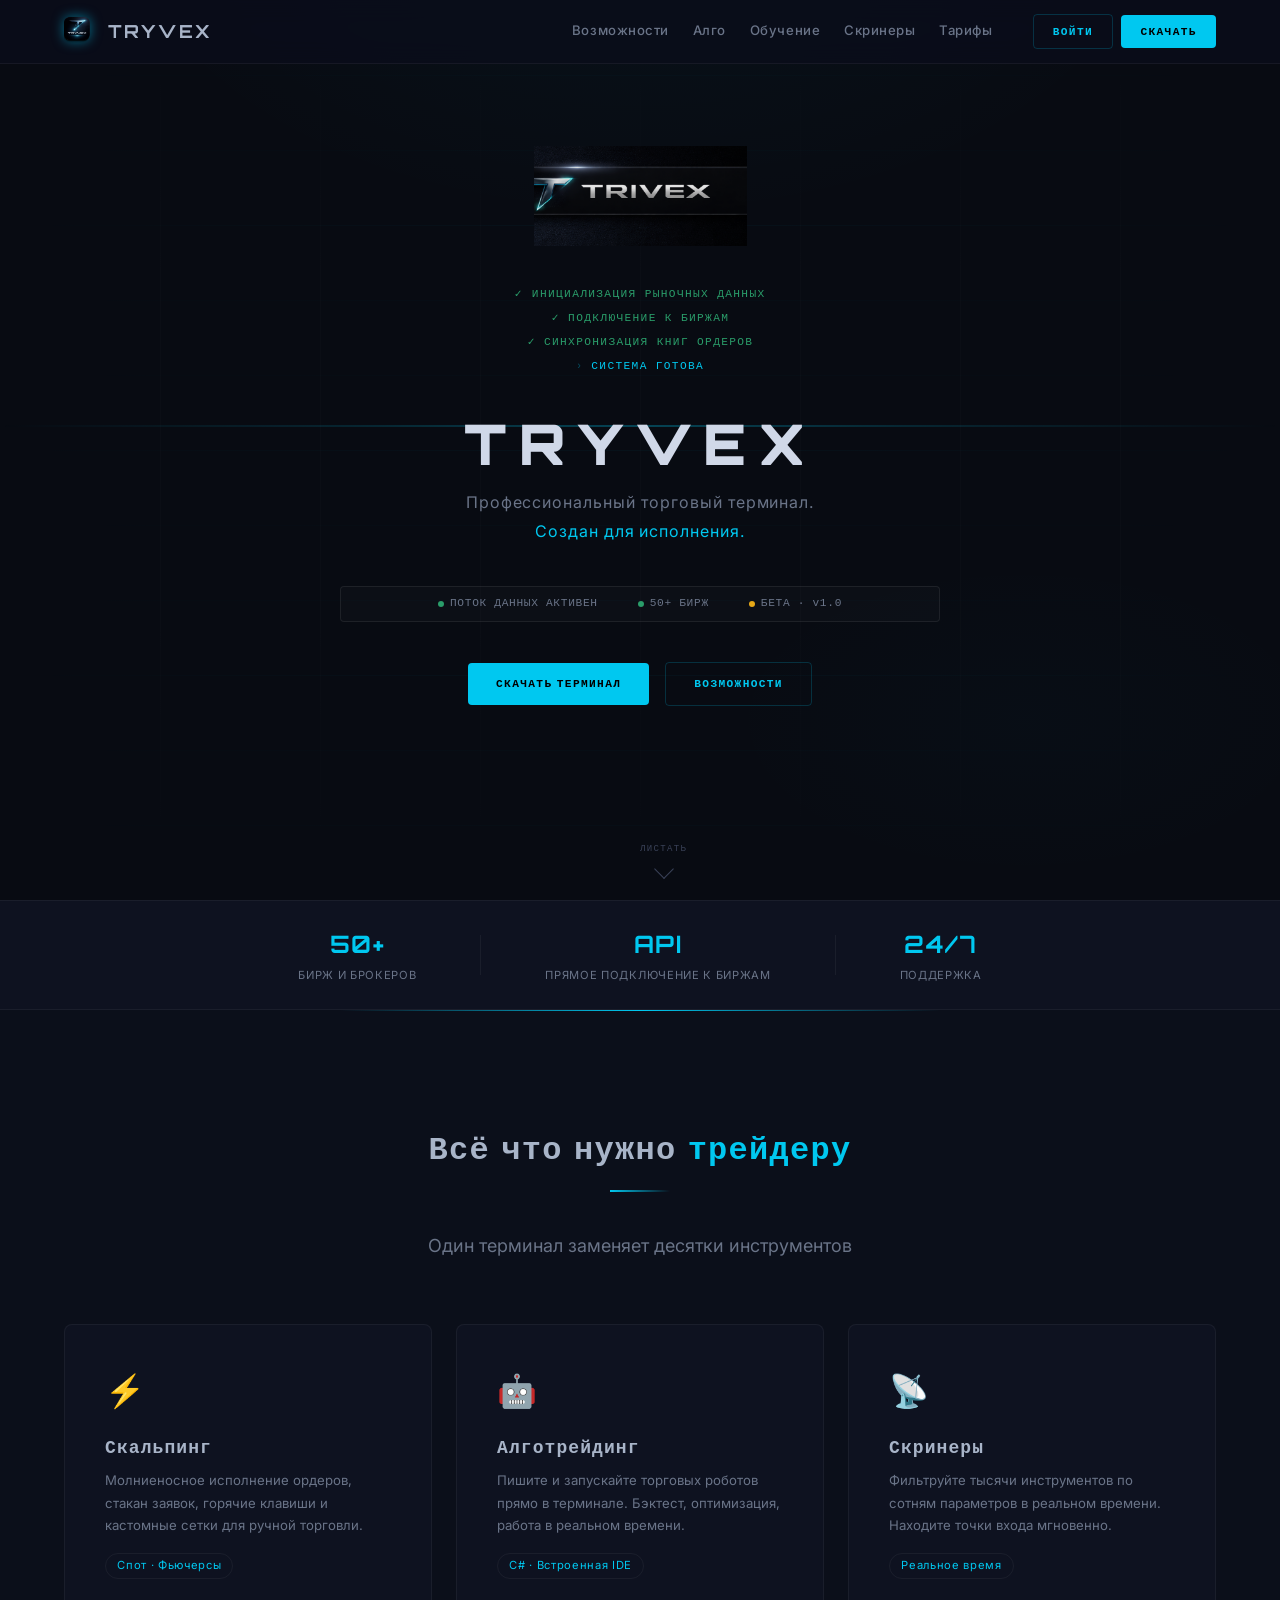
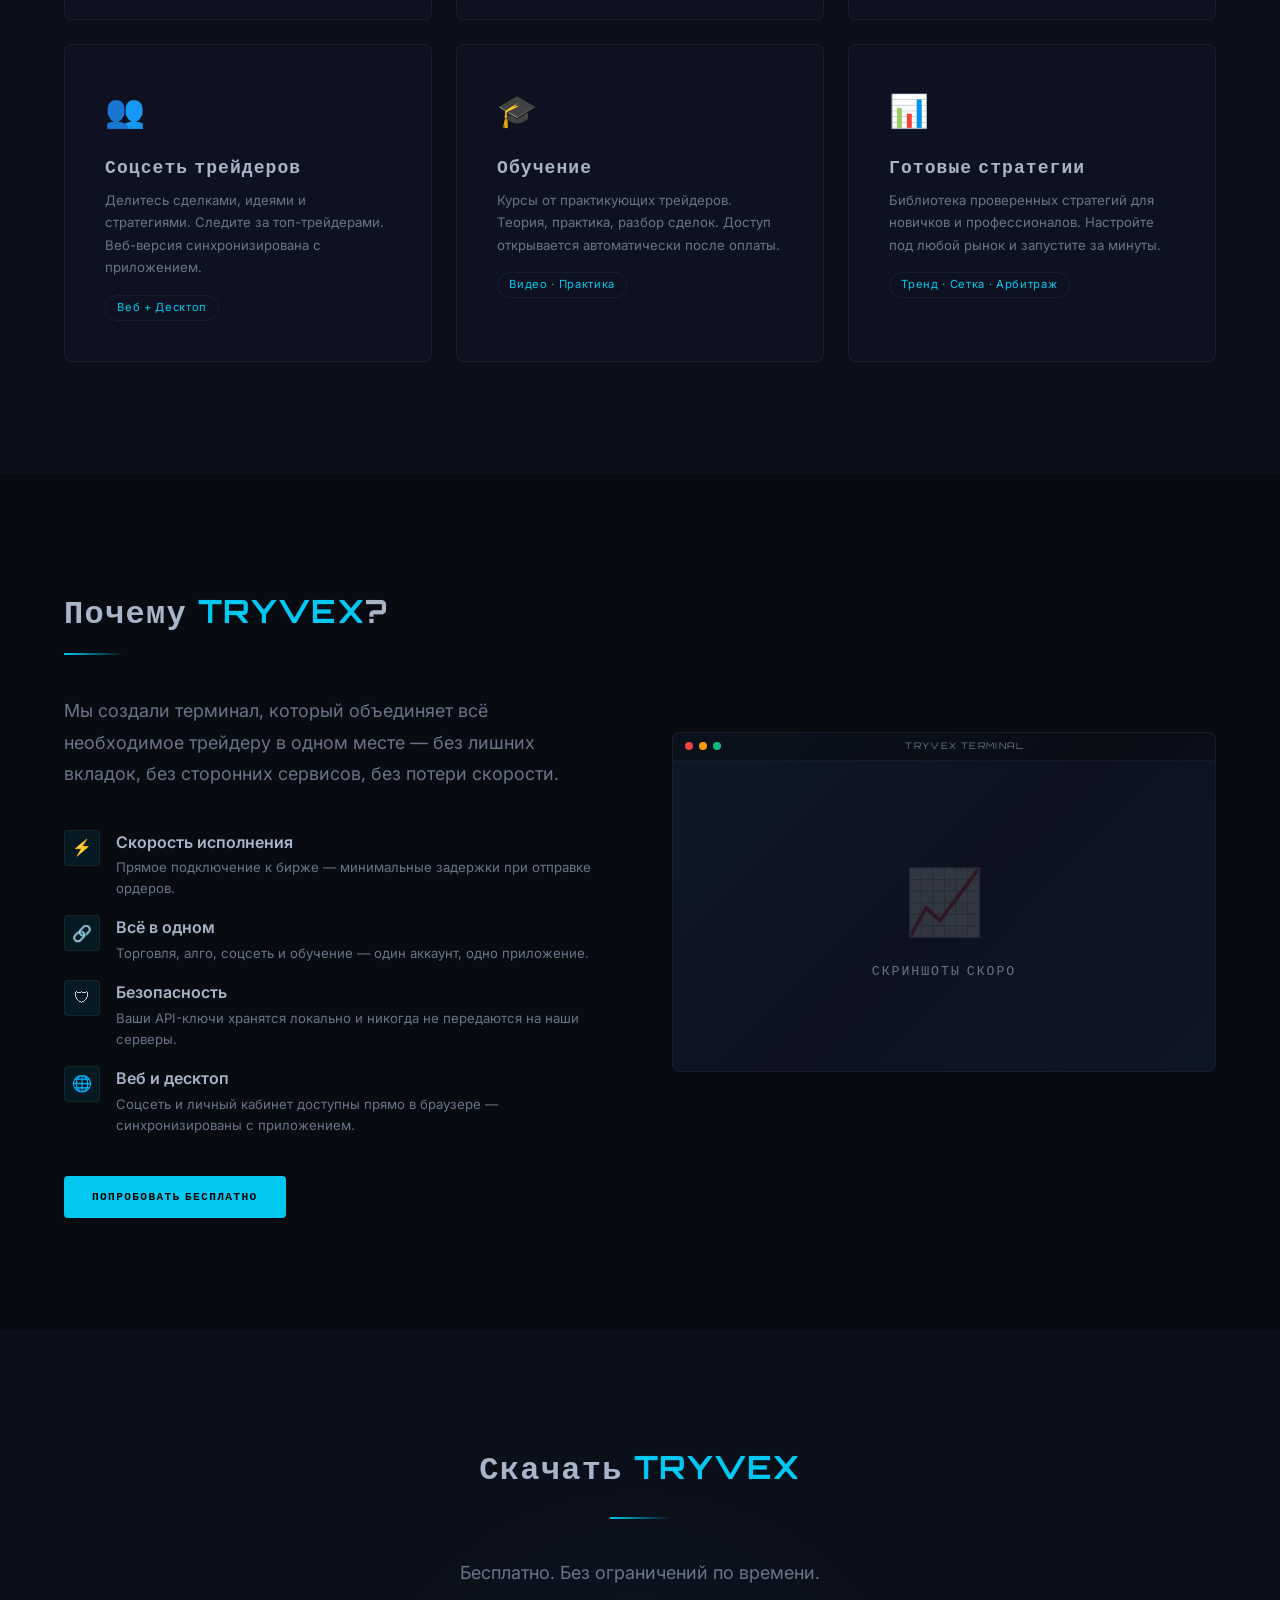
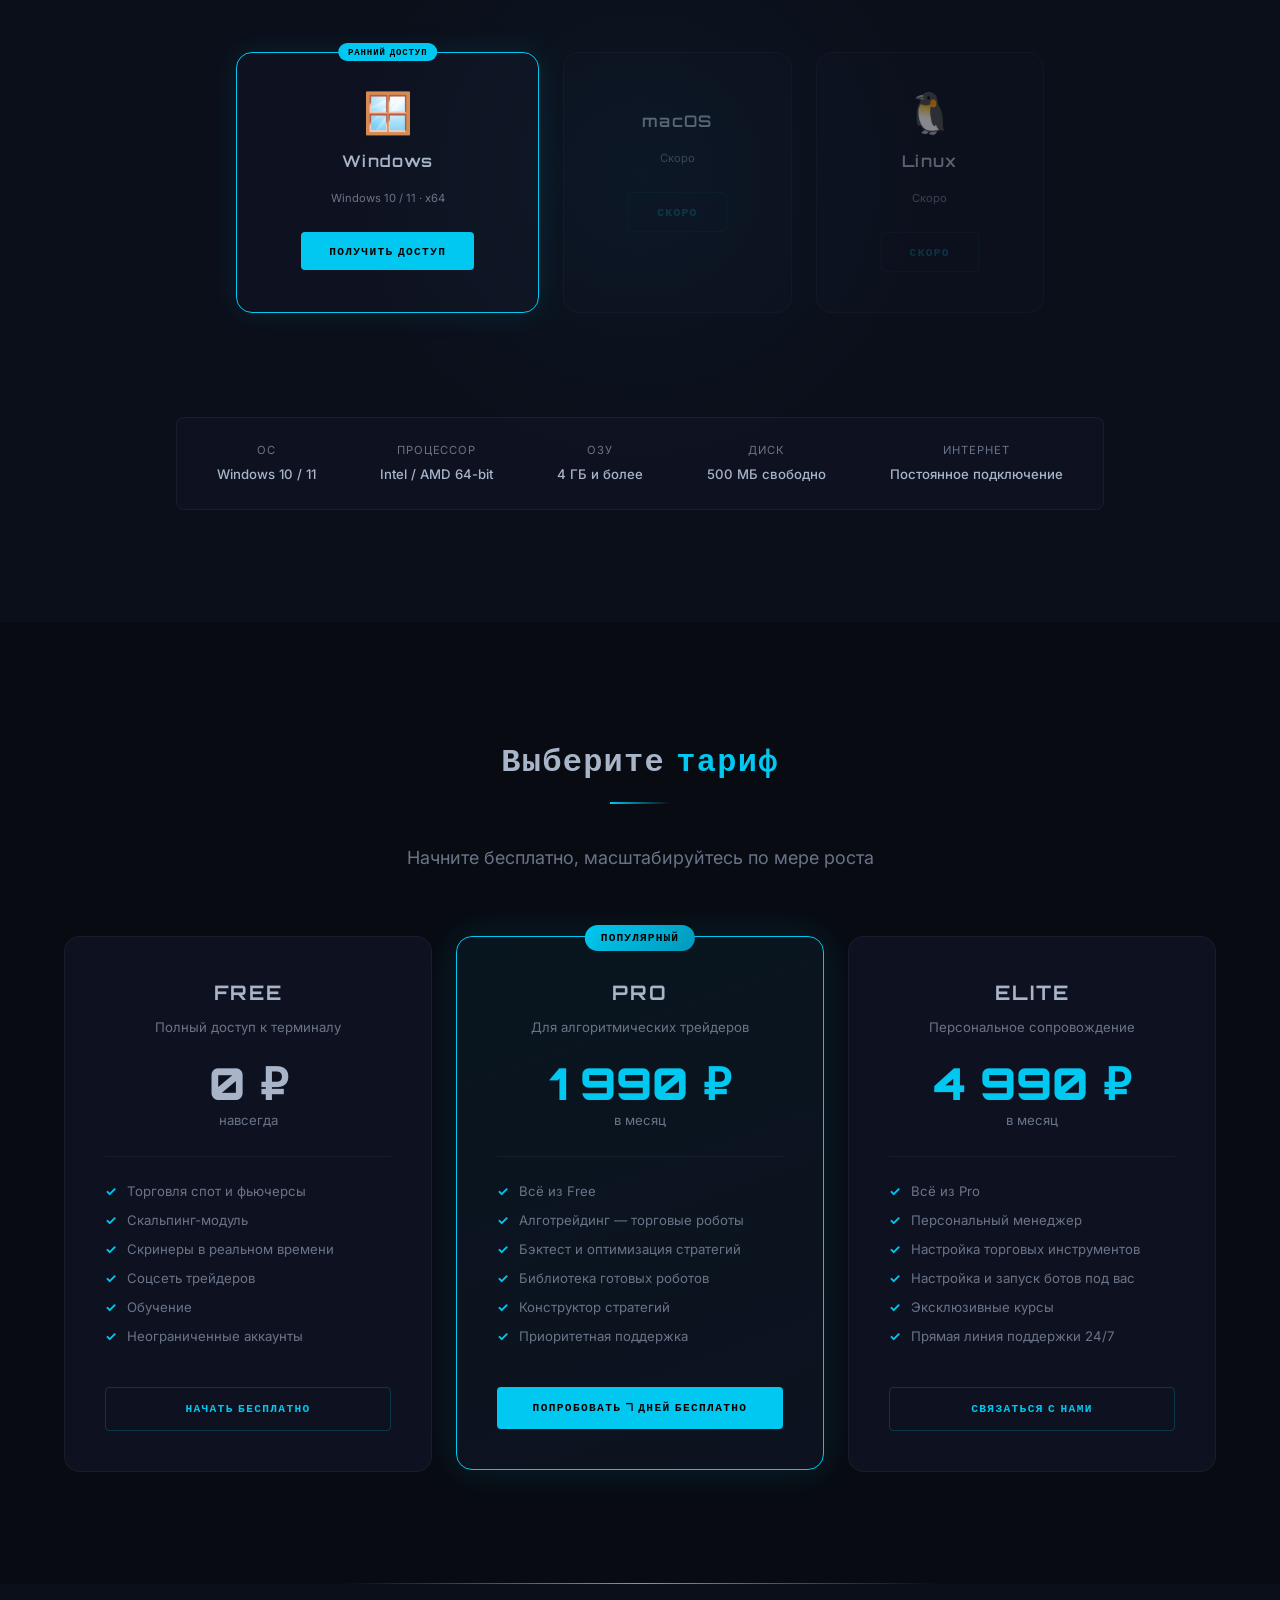
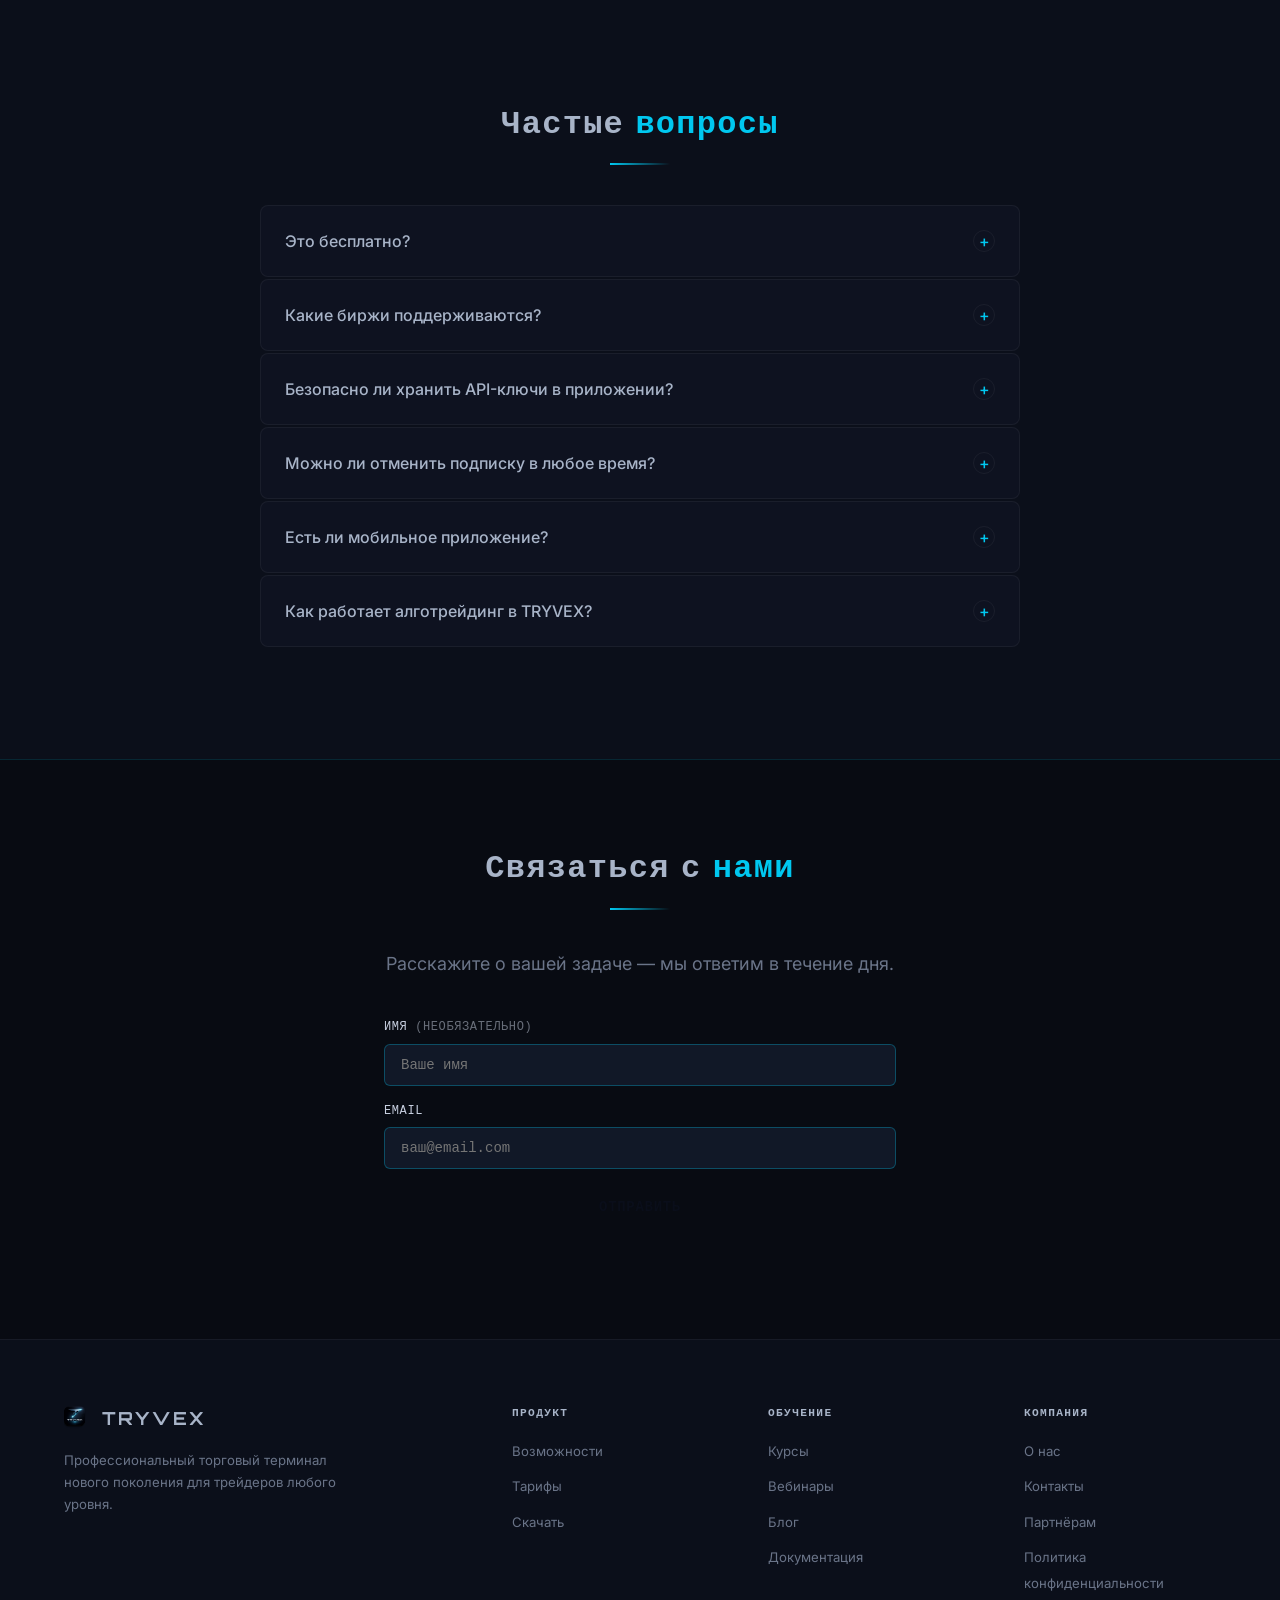
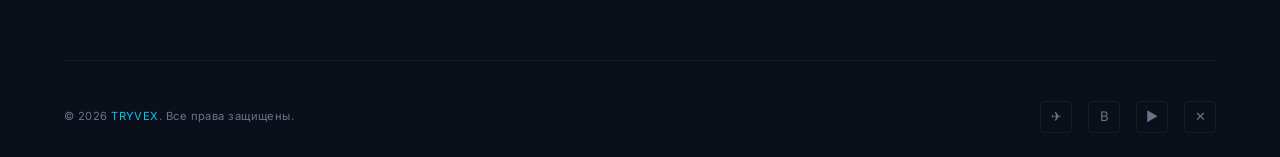
<file: index.html>
<!DOCTYPE html>
<html lang="ru">
<head>
  <meta charset="UTF-8">
  <meta name="viewport" content="width=device-width, initial-scale=1.0">
  <title>TRYVEX — Торговый терминал: скальпинг, алготрейдинг, скринеры криптовалют</title>
  <meta name="description" content="TRYVEX — профессиональный торговый терминал для криптовалют. Скальпинг, алготрейдинг, скринер уровней и плит, торговые роботы, обучение трейдингу. Bybit, Binance, OKX. Бесплатно.">
  <meta name="keywords" content="торговый терминал, криптовалютный терминал, терминал для трейдинга, скальпинг терминал, профессиональный торговый терминал, лучший торговый терминал, торговый терминал для криптовалют, торговый терминал скачать бесплатно, торговый терминал windows, программа для торговли криптовалютой, программа для трейдинга, приложение для торговли на бирже, платформа для трейдинга, торговая платформа криптовалюта, терминал для bybit, терминал для binance, терминал для okx, bybit терминал, binance терминал, алготрейдинг, алгоритмическая торговля, торговый робот, автоматическая торговля криптовалютой, торговый бот, скринер криптовалют, скринер уровней, скринер плит, спайк скринер, скринер движений рынка, скальпинг криптовалюта, скальпинг на бирже, скальпинг терминал, скальпинг инструменты, фьючерсная торговля, торговля фьючерсами, торговля опционами, торговля деривативами, торговля с плечом, маржинальная торговля, спотовая торговля, как заработать на криптовалюте, как заработать на бирже, как торговать криптовалютой, торговля на криптобирже, заработок на трейдинге, пассивный доход криптовалюта, заработок на крипте, как зарабатывать на крипте, инвестиции в криптовалюту, криптовалюта для начинающих, трейдинг для начинающих, обучение трейдингу, торговые стратегии, технический анализ, фундаментальный анализ, стакан ордеров, уровни поддержки и сопротивления, пробой уровня, скользящие средние, RSI, MACD, индикаторы трейдинга, копитрейдинг, соцсеть трейдеров, арбитраж криптовалюта, сеточная торговля, маркет мейкер, lead lag стратегия, трейлинг стоп, управление рисками, риск менеджмент, торговый журнал, бэктест, оптимизация стратегий, демо режим торговли, TRYVEX, трайвекс, trading terminal, crypto terminal, scalping terminal, algo trading, trading bot, crypto screener, automated trading, professional trading platform">

  <!-- Canonical -->
  <link rel="canonical" href="https://tryvex.online/">

  <!-- Favicon -->
  <link rel="icon" type="image/png" href="assets/icons/favicon.png">
  <link rel="apple-touch-icon" href="assets/icons/favicon.png">

  <!-- Open Graph -->
  <meta property="og:type"        content="website">
  <meta property="og:title"       content="TRYVEX — Торговый терминал: скальпинг, алготрейдинг, скринеры криптовалют">
  <meta property="og:description" content="Профессиональный торговый терминал для криптовалют. Скальпинг, алготрейдинг, скринеры, торговые роботы и обучение — всё в одном приложении. Bybit, Binance.">
  <meta property="og:image"       content="https://tryvex.online/assets/images/logo.png">
  <meta property="og:url"         content="https://tryvex.online/">
  <meta property="og:site_name"   content="TRYVEX">
  <meta property="og:locale"      content="ru_RU">

  <!-- Twitter Card -->
  <meta name="twitter:card"        content="summary_large_image">
  <meta name="twitter:title"       content="TRYVEX — Торговый терминал нового поколения">
  <meta name="twitter:description" content="Скальпинг, алготрейдинг, скринеры криптовалют и обучение — всё в одном приложении.">
  <meta name="twitter:image"       content="https://tryvex.online/assets/images/logo.png">

  <!-- Schema.org JSON-LD -->
  <script type="application/ld+json">
  {
    "@context": "https://schema.org",
    "@type": "SoftwareApplication",
    "name": "TRYVEX",
    "applicationCategory": "FinanceApplication",
    "operatingSystem": "Windows",
    "description": "Профессиональный торговый терминал для криптовалют. Скальпинг, алготрейдинг, скринеры, торговые роботы, обучение трейдингу.",
    "url": "https://tryvex.online",
    "offers": {
      "@type": "Offer",
      "price": "0",
      "priceCurrency": "RUB"
    },
    "featureList": [
      "Скальпинг-модуль с многопанельным интерфейсом",
      "Алготрейдинг — торговые роботы на C#",
      "Скринер уровней криптовалют в реальном времени",
      "Спайк-скринер резких движений цены",
      "Скринер плит — крупные заявки в стакане",
      "Подключение к Bybit, Binance, OKX",
      "Бэктест торговых стратегий",
      "Демо-режим на реальных котировках",
      "Соцсеть трейдеров",
      "База знаний по трейдингу"
    ],
    "publisher": {
      "@type": "Organization",
      "name": "TRYVEX",
      "url": "https://tryvex.online",
      "logo": "https://tryvex.online/assets/images/logo.png"
    }
  }
  </script>
  <script type="application/ld+json">
  {
    "@context": "https://schema.org",
    "@type": "Organization",
    "name": "TRYVEX",
    "url": "https://tryvex.online",
    "logo": "https://tryvex.online/assets/images/logo.png",
    "description": "Разработчик профессионального торгового терминала для криптовалют TRYVEX",
    "sameAs": []
  }
  </script>
  <script type="application/ld+json">
  {
    "@context": "https://schema.org",
    "@type": "WebSite",
    "name": "TRYVEX",
    "url": "https://tryvex.online",
    "potentialAction": {
      "@type": "SearchAction",
      "target": "https://tryvex.online/app/education/index.html?q={search_term_string}",
      "query-input": "required name=search_term_string"
    }
  }
  </script>

  <link rel="stylesheet" href="assets/css/variables.css">
  <link rel="stylesheet" href="assets/css/reset.css">
  <link rel="stylesheet" href="assets/css/main.css">
  <link rel="stylesheet" href="assets/css/nav.css">
  <link rel="stylesheet" href="assets/css/hero.css">
  <link rel="stylesheet" href="assets/css/features.css">
  <link rel="stylesheet" href="assets/css/about.css">
  <link rel="stylesheet" href="assets/css/download.css">
  <link rel="stylesheet" href="assets/css/pricing.css">
  <link rel="stylesheet" href="assets/css/faq.css">
  <link rel="stylesheet" href="assets/css/footer.css">
  <link rel="stylesheet" href="assets/css/mobile.css">
  <!-- Yandex.Metrika counter -->
  <script type="text/javascript">
    (function(m,e,t,r,i,k,a){m[i]=m[i]||function(){(m[i].a=m[i].a||[]).push(arguments)};m[i].l=1*new Date();for(var j=0;j<document.scripts.length;j++){if(document.scripts[j].src===r){return;}}k=e.createElement(t),a=e.getElementsByTagName(t)[0],k.async=1,k.src=r,a.parentNode.insertBefore(k,a)})(window,document,'script','https://mc.yandex.ru/metrika/tag.js?id=109677314','ym');
    ym(109677314,'init',{ssr:true,webvisor:true,clickmap:true,ecommerce:"dataLayer",referrer:document.referrer,url:location.href,accurateTrackBounce:true,trackLinks:true});
  </script>
  <noscript><div><img src="https://mc.yandex.ru/watch/109677314" style="position:absolute; left:-9999px;" alt=""/></div></noscript>
  <!-- /Yandex.Metrika counter -->
</head>
<body>

  <!-- ═══════════════════════════════════════════
       NAVIGATION
  ═══════════════════════════════════════════ -->
  <header class="nav" id="nav">
    <div class="nav__inner container">
      <a href="https://tryvex.online/" class="nav__logo">
        <img class="nav__logo-svg" src="assets/images/icon.png" alt="TRYVEX">
        <span class="nav__logo-text">TRYVEX</span>
      </a>

      <nav class="nav__links" id="navLinks">
        <a href="#features"  class="nav__link">Возможности</a>
        <a href="app/algo/index.html" class="nav__link">Алго</a>
        <a href="app/education/index.html" class="nav__link">Обучение</a>
        <!-- Соцсеть временно скрыта -->
        <a href="app/screeners/index.html" class="nav__link">Скринеры</a>
        <a href="#pricing"   class="nav__link">Тарифы</a>
      </nav>

      <div class="nav__actions">
        <a href="pages/login.html" class="btn btn-outline btn--sm">Войти</a>
        <a href="#download"        class="btn btn-primary btn--sm">Скачать</a>
      </div>

      <button class="nav__burger" id="navBurger" aria-label="Меню">
        <span></span><span></span><span></span>
      </button>
    </div>
  </header>

  <!-- ═══════════════════════════════════════════
       HERO
  ═══════════════════════════════════════════ -->
  <section class="hero" id="home">
    <div class="hero__bg"></div>
    <div class="hero__grid"></div>
    <div class="hero__scanline"></div>

    <div class="hero__content">

      <img class="hero__logo-mark" src="assets/images/logo.png" alt="TRYVEX">

      <!-- Boot sequence -->
      <div class="hero__boot">
        <span class="hero__boot-line">ИНИЦИАЛИЗАЦИЯ РЫНОЧНЫХ ДАННЫХ</span>
        <span class="hero__boot-line">ПОДКЛЮЧЕНИЕ К БИРЖАМ</span>
        <span class="hero__boot-line">СИНХРОНИЗАЦИЯ КНИГ ОРДЕРОВ</span>
        <span class="hero__boot-line">СИСТЕМА ГОТОВА</span>
      </div>

      <h1 class="hero__title">TRYVEX</h1>

      <p class="hero__tagline">
        Профессиональный торговый терминал.<br>
        <span>Создан для исполнения.</span>
      </p>

      <!-- Live status bar -->
      <div class="hero__status">
        <div class="hero__status-item">
          <div class="hero__status-dot"></div>
          ПОТОК ДАННЫХ АКТИВЕН
        </div>
        <div class="hero__status-item">
          <div class="hero__status-dot"></div>
          50+ БИРЖ
        </div>
        <div class="hero__status-item">
          <div class="hero__status-dot hero__status-dot--warn"></div>
          БЕТА · v1.0
        </div>
      </div>

      <div class="hero__cta">
        <a href="#download" class="btn btn-primary">Скачать терминал</a>
        <a href="#features" class="btn btn-outline">Возможности</a>
      </div>

    </div>

    <div class="hero__scroll">
      <span>ЛИСТАТЬ</span>
      <div class="hero__scroll-arrow"></div>
    </div>
  </section>

  <!-- ═══════════════════════════════════════════
       STATS BAR
  ═══════════════════════════════════════════ -->
  <div class="stats-bar">
    <div class="container stats-bar__inner">
      <div class="stats-bar__item">
        <span class="stats-bar__value">50+</span>
        <span class="stats-bar__label">Бирж и брокеров</span>
      </div>
      <div class="stats-bar__divider"></div>
      <div class="stats-bar__item">
        <span class="stats-bar__value">API</span>
        <span class="stats-bar__label">Прямое подключение к биржам</span>
      </div>
      <div class="stats-bar__divider"></div>
      <div class="stats-bar__item">
        <span class="stats-bar__value">24/7</span>
        <span class="stats-bar__label">Поддержка</span>
      </div>
    </div>
  </div>

  <!-- ═══════════════════════════════════════════
       FEATURES
  ═══════════════════════════════════════════ -->
  <section class="features" id="features">
    <div class="container">
      <h2 class="section-title">Всё что нужно <span>трейдеру</span></h2>
      <div class="accent-line"></div>
      <p class="section-subtitle">Один терминал заменяет десятки инструментов</p>

      <div class="features__grid">

        <div class="feature-card">
          <span class="feature-card__icon">⚡</span>
          <h3 class="feature-card__title">Скальпинг</h3>
          <p class="feature-card__desc">Молниеносное исполнение ордеров, стакан заявок, горячие клавиши и кастомные сетки для ручной торговли.</p>
          <span class="feature-card__tag">Спот · Фьючерсы</span>
        </div>

        <div class="feature-card">
          <span class="feature-card__icon">🤖</span>
          <h3 class="feature-card__title">Алготрейдинг</h3>
          <p class="feature-card__desc">Пишите и запускайте торговых роботов прямо в терминале. Бэктест, оптимизация, работа в реальном времени.</p>
          <span class="feature-card__tag">C# · Встроенная IDE</span>
        </div>

        <div class="feature-card">
          <span class="feature-card__icon">📡</span>
          <h3 class="feature-card__title">Скринеры</h3>
          <p class="feature-card__desc">Фильтруйте тысячи инструментов по сотням параметров в реальном времени. Находите точки входа мгновенно.</p>
          <span class="feature-card__tag">Реальное время</span>
        </div>

        <div class="feature-card">
          <span class="feature-card__icon">👥</span>
          <h3 class="feature-card__title">Соцсеть трейдеров</h3>
          <p class="feature-card__desc">Делитесь сделками, идеями и стратегиями. Следите за топ-трейдерами. Веб-версия синхронизирована с приложением.</p>
          <span class="feature-card__tag">Веб + Десктоп</span>
        </div>

        <div class="feature-card">
          <span class="feature-card__icon">🎓</span>
          <h3 class="feature-card__title">Обучение</h3>
          <p class="feature-card__desc">Курсы от практикующих трейдеров. Теория, практика, разбор сделок. Доступ открывается автоматически после оплаты.</p>
          <span class="feature-card__tag">Видео · Практика</span>
        </div>

        <div class="feature-card">
          <span class="feature-card__icon">📊</span>
          <h3 class="feature-card__title">Готовые стратегии</h3>
          <p class="feature-card__desc">Библиотека проверенных стратегий для новичков и профессионалов. Настройте под любой рынок и запустите за минуты.</p>
          <span class="feature-card__tag">Тренд · Сетка · Арбитраж</span>
        </div>

      </div>
    </div>
  </section>

  <!-- ═══════════════════════════════════════════
       ABOUT
  ═══════════════════════════════════════════ -->
  <section class="about" id="about">
    <div class="container">
      <div class="about__inner">

        <div class="about__text">
          <h2 class="section-title">Почему <span>TRYVEX</span>?</h2>
          <div class="accent-line"></div>
          <p class="about__lead">
            Мы создали терминал, который объединяет всё необходимое трейдеру в одном месте — без лишних вкладок, без сторонних сервисов, без потери скорости.
          </p>
          <ul class="about__list">
            <li class="about__item">
              <div class="about__item-icon">⚡</div>
              <div class="about__item-body">
                <h4>Скорость исполнения</h4>
                <p>Прямое подключение к бирже — минимальные задержки при отправке ордеров.</p>
              </div>
            </li>
            <li class="about__item">
              <div class="about__item-icon">🔗</div>
              <div class="about__item-body">
                <h4>Всё в одном</h4>
                <p>Торговля, алго, соцсеть и обучение — один аккаунт, одно приложение.</p>
              </div>
            </li>
            <li class="about__item">
              <div class="about__item-icon">🛡</div>
              <div class="about__item-body">
                <h4>Безопасность</h4>
                <p>Ваши API-ключи хранятся локально и никогда не передаются на наши серверы.</p>
              </div>
            </li>
            <li class="about__item">
              <div class="about__item-icon">🌐</div>
              <div class="about__item-body">
                <h4>Веб и десктоп</h4>
                <p>Соцсеть и личный кабинет доступны прямо в браузере — синхронизированы с приложением.</p>
              </div>
            </li>
          </ul>
          <a href="#download" class="btn btn-primary">Попробовать бесплатно</a>
        </div>

        <div class="about__mockup">
          <div class="about__mockup-frame">
            <div class="mockup-bar">
              <div class="mockup-dot"></div>
              <div class="mockup-dot"></div>
              <div class="mockup-dot"></div>
              <span class="mockup-title">TRYVEX TERMINAL</span>
            </div>
            <div class="mockup-body">
              <div class="mockup-img">📈</div>
              <p class="mockup-soon">СКРИНШОТЫ СКОРО</p>
            </div>
          </div>
        </div>

      </div>
    </div>
  </section>

  <!-- ═══════════════════════════════════════════
       DOWNLOAD
  ═══════════════════════════════════════════ -->
  <section class="download" id="download">
    <div class="container">
      <div class="download__inner">
        <h2 class="section-title">Скачать <span>TRYVEX</span></h2>
        <div class="accent-line"></div>
        <p class="section-subtitle">Бесплатно. Без ограничений по времени.</p>

        <div class="download__platforms">

          <div class="download-platform download-platform--active">
            <div class="download-platform__badge">РАННИЙ ДОСТУП</div>
            <div class="download-platform__icon">🪟</div>
            <span class="download-platform__name">Windows</span>
            <span class="download-platform__version">Windows 10 / 11 · x64</span>
            <button class="btn btn-primary" id="early-access-btn" style="margin-top:var(--space-xs);" onclick="document.getElementById('early-access-form').style.display='flex'">Получить доступ</button>
            <div id="early-access-form" style="display:none; flex-direction:column; gap:8px; margin-top:12px; width:100%;">
              <input type="email" id="early-access-email" placeholder="ваш@email.com" style="background:#0a0e1a; border:1px solid #00c8f0; color:#e2e8f0; padding:10px 14px; border-radius:6px; font-family:'JetBrains Mono',monospace; font-size:13px; outline:none; width:100%; box-sizing:border-box;">
              <button class="btn btn-primary" id="early-access-submit" onclick="submitEarlyAccess()" style="width:100%;">Отправить</button>
              <div id="early-access-msg" style="font-size:12px; text-align:center; min-height:16px;"></div>
            </div>
          </div>

          <div class="download-platform download-platform--soon">
            <div class="download-platform__icon"></div>
            <span class="download-platform__name">macOS</span>
            <span class="download-platform__version">Скоро</span>
            <button class="btn btn-outline" disabled style="margin-top:var(--space-xs); opacity:0.4; cursor:not-allowed;">Скоро</button>
          </div>

          <div class="download-platform download-platform--soon">
            <div class="download-platform__icon">🐧</div>
            <span class="download-platform__name">Linux</span>
            <span class="download-platform__version">Скоро</span>
            <button class="btn btn-outline" disabled style="margin-top:var(--space-xs); opacity:0.4; cursor:not-allowed;">Скоро</button>
          </div>

        </div>

        <div class="download__requirements">
          <div class="download__req-item">
            <span class="download__req-label">ОС</span>
            <span class="download__req-value">Windows 10 / 11</span>
          </div>
          <div class="download__req-item">
            <span class="download__req-label">Процессор</span>
            <span class="download__req-value">Intel / AMD 64-bit</span>
          </div>
          <div class="download__req-item">
            <span class="download__req-label">ОЗУ</span>
            <span class="download__req-value">4 ГБ и более</span>
          </div>
          <div class="download__req-item">
            <span class="download__req-label">Диск</span>
            <span class="download__req-value">500 МБ свободно</span>
          </div>
          <div class="download__req-item">
            <span class="download__req-label">Интернет</span>
            <span class="download__req-value">Постоянное подключение</span>
          </div>
        </div>

      </div>
    </div>
  </section>

  <!-- ═══════════════════════════════════════════
       PRICING
  ═══════════════════════════════════════════ -->
  <section class="pricing" id="pricing">
    <div class="container">
      <h2 class="section-title">Выберите <span>тариф</span></h2>
      <div class="accent-line"></div>
      <p class="section-subtitle">Начните бесплатно, масштабируйтесь по мере роста</p>

      <div class="pricing__grid">

        <!-- Free -->
        <div class="pricing-card">
          <h3 class="pricing-card__name">FREE</h3>
          <p class="pricing-card__desc">Полный доступ к терминалу</p>
          <div class="pricing-card__price">
            <div class="pricing-card__amount pricing-card__amount--free">0 ₽</div>
            <div class="pricing-card__period">навсегда</div>
          </div>
          <div class="pricing-card__divider"></div>
          <ul class="pricing-card__features">
            <li class="pricing-card__feature">Торговля спот и фьючерсы</li>
            <li class="pricing-card__feature">Скальпинг-модуль</li>
            <li class="pricing-card__feature">Скринеры в реальном времени</li>
            <li class="pricing-card__feature">Соцсеть трейдеров</li>
            <li class="pricing-card__feature">Обучение</li>
            <li class="pricing-card__feature">Неограниченные аккаунты</li>
          </ul>
          <a href="pages/login.html" class="btn btn-outline">Начать бесплатно</a>
        </div>

        <!-- Pro (highlighted) -->
        <div class="pricing-card pricing-card--highlight">
          <div class="pricing-card__badge">ПОПУЛЯРНЫЙ</div>
          <h3 class="pricing-card__name">PRO</h3>
          <p class="pricing-card__desc">Для алгоритмических трейдеров</p>
          <div class="pricing-card__price">
            <div class="pricing-card__amount">1 990 ₽</div>
            <div class="pricing-card__period">в месяц</div>
          </div>
          <div class="pricing-card__divider"></div>
          <ul class="pricing-card__features">
            <li class="pricing-card__feature">Всё из Free</li>
            <li class="pricing-card__feature">Алготрейдинг — торговые роботы</li>
            <li class="pricing-card__feature">Бэктест и оптимизация стратегий</li>
            <li class="pricing-card__feature">Библиотека готовых роботов</li>
            <li class="pricing-card__feature">Конструктор стратегий</li>
            <li class="pricing-card__feature">Приоритетная поддержка</li>
          </ul>
          <a href="#download" class="btn btn-primary">Попробовать 7 дней бесплатно</a>
        </div>

        <!-- Elite -->
        <div class="pricing-card">
          <h3 class="pricing-card__name">ELITE</h3>
          <p class="pricing-card__desc">Персональное сопровождение</p>
          <div class="pricing-card__price">
            <div class="pricing-card__amount">4 990 ₽</div>
            <div class="pricing-card__period">в месяц</div>
          </div>
          <div class="pricing-card__divider"></div>
          <ul class="pricing-card__features">
            <li class="pricing-card__feature">Всё из Pro</li>
            <li class="pricing-card__feature">Персональный менеджер</li>
            <li class="pricing-card__feature">Настройка торговых инструментов</li>
            <li class="pricing-card__feature">Настройка и запуск ботов под вас</li>
            <li class="pricing-card__feature">Эксклюзивные курсы</li>
            <li class="pricing-card__feature">Прямая линия поддержки 24/7</li>
          </ul>
          <a href="#contact" class="btn btn-outline">Связаться с нами</a>
        </div>

      </div>
    </div>
  </section>


  <!-- ═══════════════════════════════════════════
       FAQ
  ═══════════════════════════════════════════ -->
  <section class="faq" id="faq">
    <div class="container">
      <h2 class="section-title">Частые <span>вопросы</span></h2>
      <div class="accent-line"></div>

      <ul class="faq__list">

        <li class="faq__item">
          <button class="faq__question">
            Это бесплатно?
            <span class="faq__icon">+</span>
          </button>
          <div class="faq__answer">
            <p>Да, TRYVEX полностью бесплатен в базовой части. Торговля спот и фьючерсами, скальпинг-модуль, скринеры, соцсеть и обучение — всё это доступно без оплаты навсегда. Платный тариф Pro добавляет только алготрейдинг: торговых роботов, бэктест и конструктор стратегий.</p>
          </div>
        </li>

        <li class="faq__item">
          <button class="faq__question">
            Какие биржи поддерживаются?
            <span class="faq__icon">+</span>
          </button>
          <div class="faq__answer">
            <p>TRYVEX поддерживает ведущие криптовалютные биржи: Binance, Bybit, OKX и другие, а также российских брокеров. Список постоянно пополняется. Подключение происходит через API-ключи, которые хранятся только на вашем устройстве.</p>
          </div>
        </li>

        <li class="faq__item">
          <button class="faq__question">
            Безопасно ли хранить API-ключи в приложении?
            <span class="faq__icon">+</span>
          </button>
          <div class="faq__answer">
            <p>Да. API-ключи хранятся локально на вашем компьютере в зашифрованном виде и никогда не передаются на наши серверы. Мы рекомендуем создавать ключи только с правами на торговлю, без права вывода средств.</p>
          </div>
        </li>

        <li class="faq__item">
          <button class="faq__question">
            Можно ли отменить подписку в любое время?
            <span class="faq__icon">+</span>
          </button>
          <div class="faq__answer">
            <p>Да, подписку можно отменить в любой момент из личного кабинета. Доступ ко всем функциям — как в тарифе Pro, так и в Elite — сохраняется до конца оплаченного периода. Возврат средств за неиспользованные дни рассматривается индивидуально.</p>
          </div>
        </li>

        <li class="faq__item">
          <button class="faq__question">
            Есть ли мобильное приложение?
            <span class="faq__icon">+</span>
          </button>
          <div class="faq__answer">
            <p>Сейчас TRYVEX доступен как десктопное приложение для Windows. Мобильная версия и версия для macOS находятся в разработке. Веб-версия соцсети и личный кабинет уже доступны в браузере на любом устройстве.</p>
          </div>
        </li>

        <li class="faq__item">
          <button class="faq__question">
            Как работает алготрейдинг в TRYVEX?
            <span class="faq__icon">+</span>
          </button>
          <div class="faq__answer">
            <p>Вы пишете торгового робота на C# прямо в терминале, запускаете бэктест на исторических данных, оптимизируете параметры и запускаете в реальную торговлю — всё без сторонних программ. Перед запуском на реальные деньги можно проверить поведение бота в демо-режиме: робот торгует на реальных котировках с биржи, но на виртуальном балансе — так вы видите как стратегия работает в живых рыночных условиях без риска.</p>
          </div>
        </li>

      </ul>
    </div>
  </section>

  <!-- ═══════════════════════════════════════════
       CONTACT
  ═══════════════════════════════════════════ -->
  <section id="contact" style="padding: 80px 0; border-top: 1px solid rgba(0,200,240,0.15);">
    <div class="container" style="max-width: 560px; margin: 0 auto; text-align: center;">
      <h2 class="section-title">Связаться с <span>нами</span></h2>
      <div class="accent-line"></div>
      <p class="section-subtitle" style="margin-bottom: 40px;">Расскажите о вашей задаче — мы ответим в течение дня.</p>
      <div style="text-align: left;">
        <div style="margin-bottom: 16px;">
          <label style="display:block; font-size:12px; color:var(--color-muted); margin-bottom:6px; font-family:var(--font-mono); text-transform:uppercase; letter-spacing:0.05em;">Имя <span style="opacity:0.5;">(необязательно)</span></label>
          <input id="contact-name" type="text" placeholder="Ваше имя" style="width:100%; box-sizing:border-box; background:#111827; border:1px solid rgba(0,200,240,0.3); color:#e2e8f0; padding:12px 16px; border-radius:6px; font-family:var(--font-mono); font-size:14px; outline:none;">
        </div>
        <div style="margin-bottom: 16px;">
          <label style="display:block; font-size:12px; color:var(--color-muted); margin-bottom:6px; font-family:var(--font-mono); text-transform:uppercase; letter-spacing:0.05em;">Email</label>
          <input id="contact-email" type="email" placeholder="ваш@email.com" style="width:100%; box-sizing:border-box; background:#111827; border:1px solid rgba(0,200,240,0.3); color:#e2e8f0; padding:12px 16px; border-radius:6px; font-family:var(--font-mono); font-size:14px; outline:none;">
        </div>
        <button onclick="submitContact()" style="width:100%; background:var(--color-cyan); color:#0a0e1a; border:none; padding:14px; border-radius:6px; font-family:var(--font-mono); font-size:14px; font-weight:700; letter-spacing:0.05em; cursor:pointer;" id="contact-btn">ОТПРАВИТЬ</button>
        <div id="contact-msg" style="margin-top:12px; font-size:13px; text-align:center; min-height:18px;"></div>
      </div>
    </div>
  </section>

  <!-- ═══════════════════════════════════════════
       FOOTER
  ═══════════════════════════════════════════ -->
  <footer class="footer">
    <div class="container">
      <div class="footer__top">

        <div class="footer__brand">
          <div class="footer__brand-logo">
            <img src="assets/images/icon.png" alt="TRYVEX" width="28" height="28" style="border-radius:6px;">
            <span class="footer__brand-name">TRYVEX</span>
          </div>
          <p class="footer__brand-desc">Профессиональный торговый терминал нового поколения для трейдеров любого уровня.</p>
        </div>

        <div class="footer__col">
          <p class="footer__col-title">Продукт</p>
          <ul class="footer__links">
            <li><a href="#features"  class="footer__link">Возможности</a></li>
            <li><a href="#pricing"   class="footer__link">Тарифы</a></li>
            <li><a href="#download"  class="footer__link">Скачать</a></li>
            <!-- Соцсеть временно скрыта -->
          </ul>
        </div>

        <div class="footer__col">
          <p class="footer__col-title">Обучение</p>
          <ul class="footer__links">
            <li><a href="#" class="footer__link">Курсы</a></li>
            <li><a href="#" class="footer__link">Вебинары</a></li>
            <li><a href="#" class="footer__link">Блог</a></li>
            <li><a href="#" class="footer__link">Документация</a></li>
          </ul>
        </div>

        <div class="footer__col">
          <p class="footer__col-title">Компания</p>
          <ul class="footer__links">
            <li><a href="#" class="footer__link">О нас</a></li>
            <li><a href="#" class="footer__link">Контакты</a></li>
            <li><a href="#" class="footer__link">Партнёрам</a></li>
            <li><a href="#" class="footer__link">Политика конфиденциальности</a></li>
          </ul>
        </div>

      </div>

      <div class="footer__bottom">
        <p class="footer__copy">© 2026 <span>TRYVEX</span>. Все права защищены.</p>
        <div class="footer__socials">
          <a href="#" class="footer__social" aria-label="Telegram">✈</a>
          <a href="#" class="footer__social" aria-label="VK">В</a>
          <a href="#" class="footer__social" aria-label="YouTube">▶</a>
          <a href="#" class="footer__social" aria-label="Twitter/X">✕</a>
        </div>
      </div>
    </div>
  </footer>

  <script type="module" src="js/boot.js"></script>
  <script type="module" src="js/nav.js"></script>
  <script type="module" src="js/main.js"></script>
  <script type="module" src="js/faq.js"></script>
  <script>
    function submitContact() {
      var email = document.getElementById('contact-email').value.trim();
      var name = document.getElementById('contact-name').value.trim();
      var msg = document.getElementById('contact-msg');
      var btn = document.getElementById('contact-btn');
      if (!email || !email.includes('@')) {
        msg.style.color = '#f87171';
        msg.textContent = 'Введите корректный email';
        return;
      }
      btn.disabled = true;
      btn.textContent = 'Отправка...';
      fetch('https://crm.youwo.ru/api/leads/cmq35tje4002izu2yhhlbam75', {
        method: 'POST',
        headers: { 'Content-Type': 'application/json' },
        body: JSON.stringify({ name: name || 'Обращение с сайта', email: email, question_1: 'TRYVEX поддержка' })
      })
      .then(function(r) {
        if (r.ok) {
          msg.style.color = '#00c8f0';
          msg.textContent = '✓ Отправлено! Ответим в течение дня.';
          document.getElementById('contact-email').value = '';
          document.getElementById('contact-name').value = '';
          btn.textContent = 'ОТПРАВИТЬ';
          btn.disabled = false;
        } else { throw new Error(); }
      })
      .catch(function() {
        msg.style.color = '#f87171';
        msg.textContent = 'Ошибка. Попробуйте позже.';
        btn.textContent = 'ОТПРАВИТЬ';
        btn.disabled = false;
      });
    }

    function submitEarlyAccess() {
      var email = document.getElementById('early-access-email').value.trim();
      var msg = document.getElementById('early-access-msg');
      var btn = document.getElementById('early-access-submit');
      if (!email || !email.includes('@')) {
        msg.style.color = '#f87171';
        msg.textContent = 'Введите корректный email';
        return;
      }
      btn.disabled = true;
      btn.textContent = 'Отправка...';
      fetch('https://crm.youwo.ru/api/leads/cmq34zdv30016zu2y9c4dxq26', {
        method: 'POST',
        headers: { 'Content-Type': 'application/json' },
        body: JSON.stringify({ name: 'Ранний доступ', email: email, question_1: 'TRYVEX Windows' })
      })
      .then(function(r) {
        if (r.ok) {
          msg.style.color = '#00c8f0';
          msg.textContent = '✓ Вы в списке! Отправим ссылку на email.';
          document.getElementById('early-access-email').value = '';
          btn.textContent = 'Отправить';
          btn.disabled = false;
        } else {
          throw new Error('error');
        }
      })
      .catch(function() {
        msg.style.color = '#f87171';
        msg.textContent = 'Ошибка. Попробуйте позже.';
        btn.textContent = 'Отправить';
        btn.disabled = false;
      });
    }

    document.addEventListener('keydown', function(e) {
      if (e.key === 'Enter' && document.getElementById('early-access-form').style.display === 'flex') {
        submitEarlyAccess();
      }
    });
  </script>

</body>
</html>
</file>
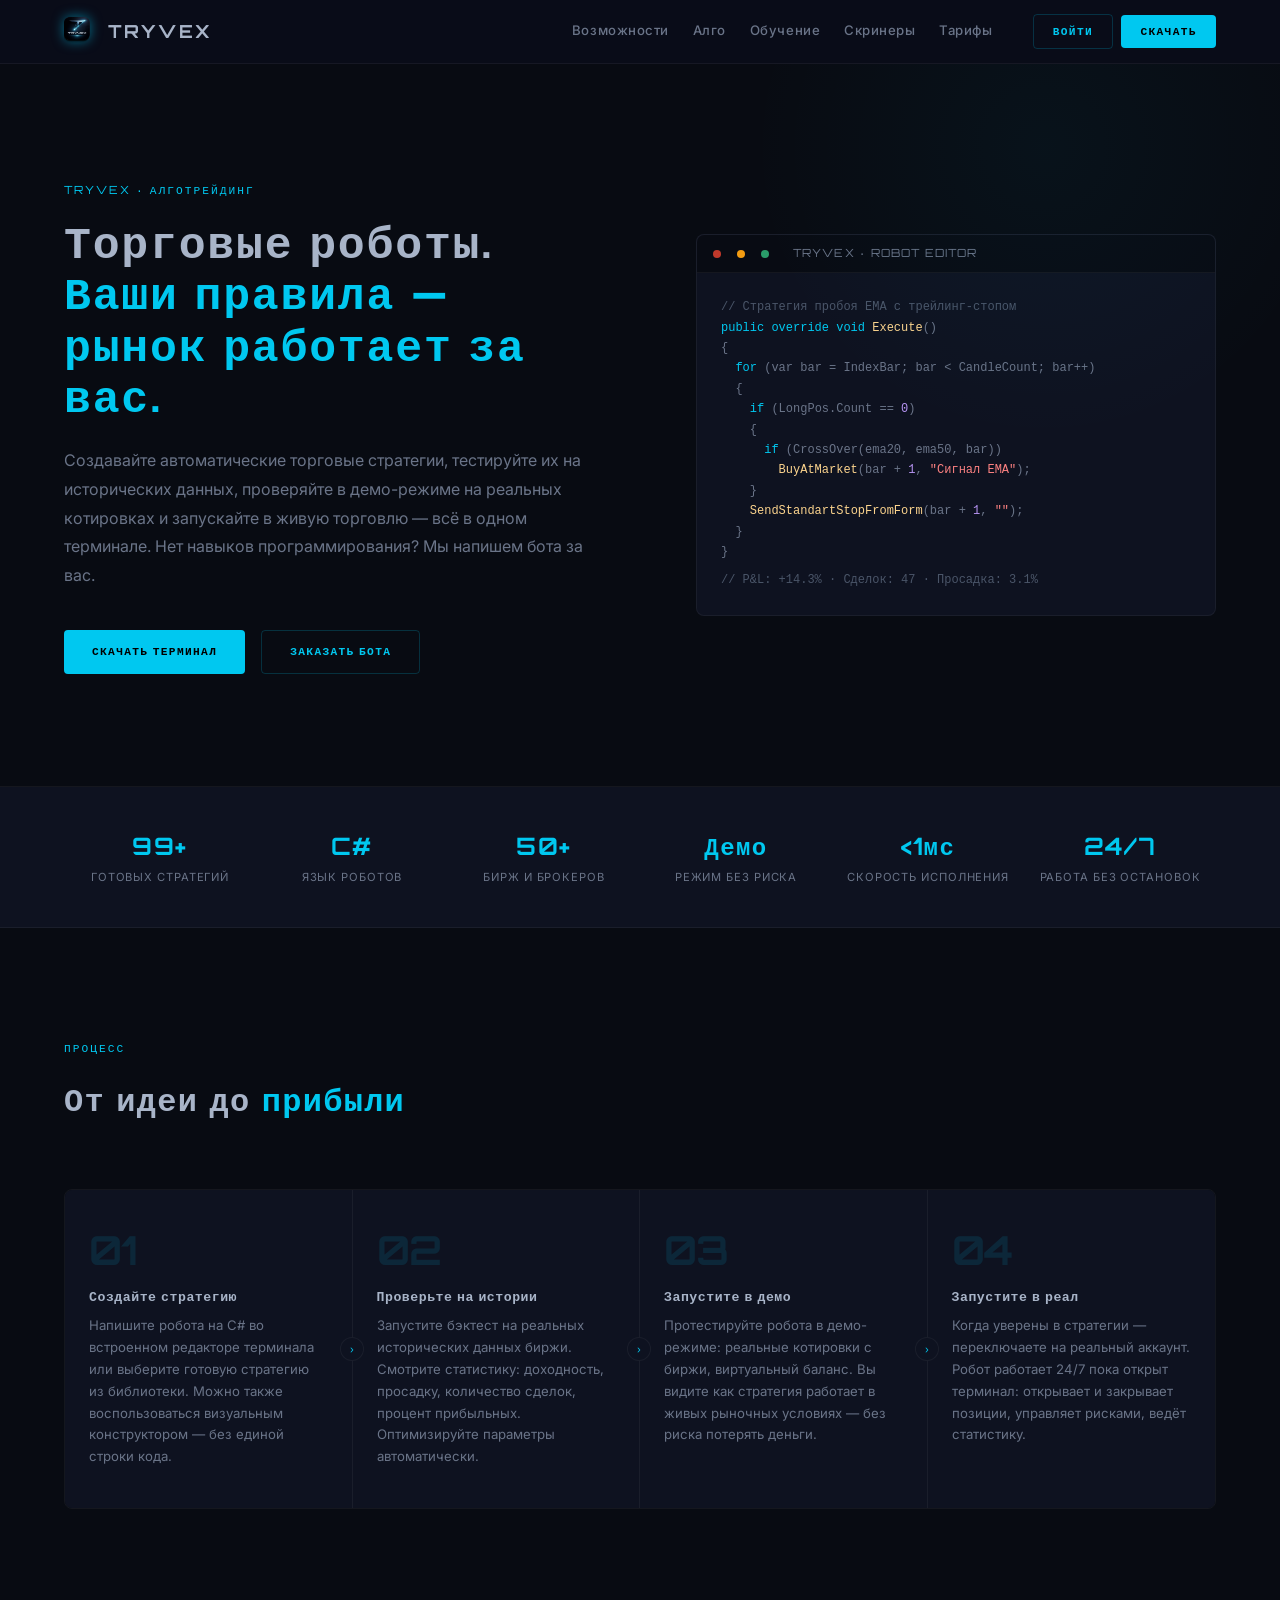
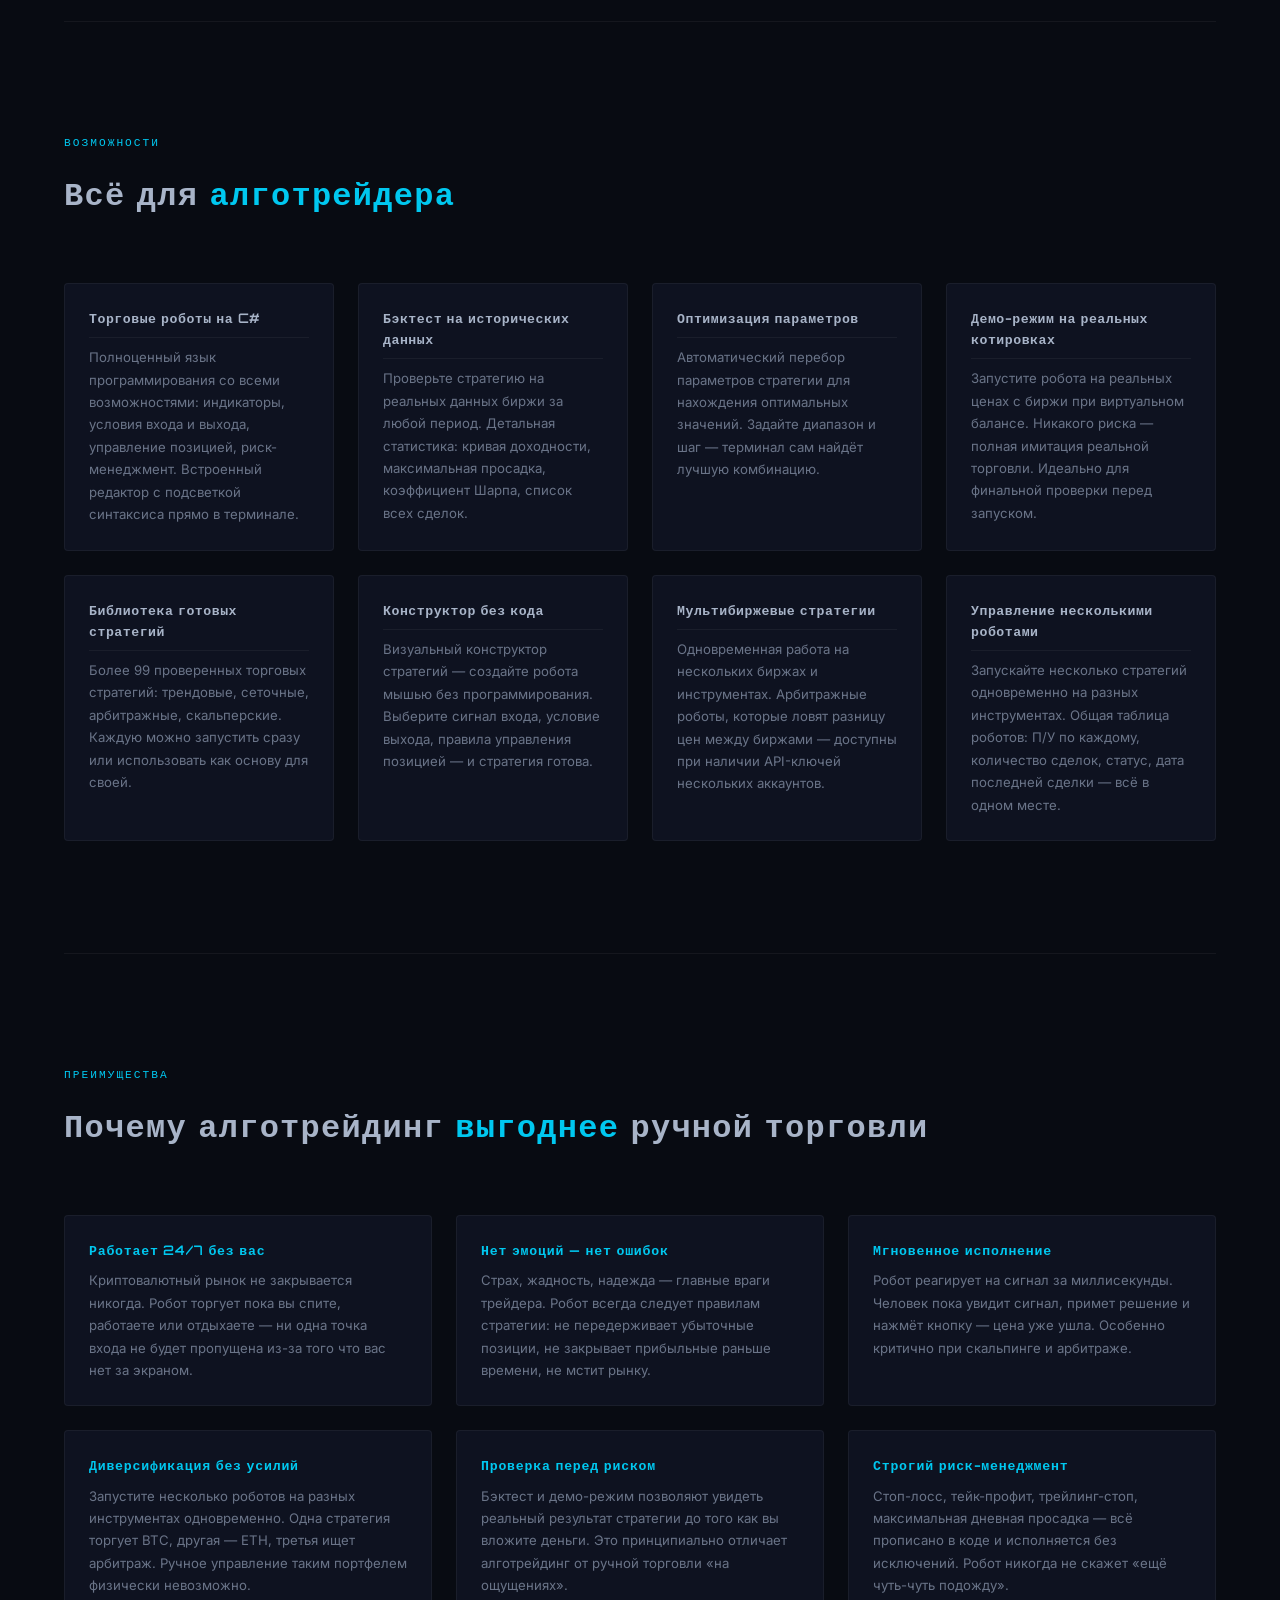
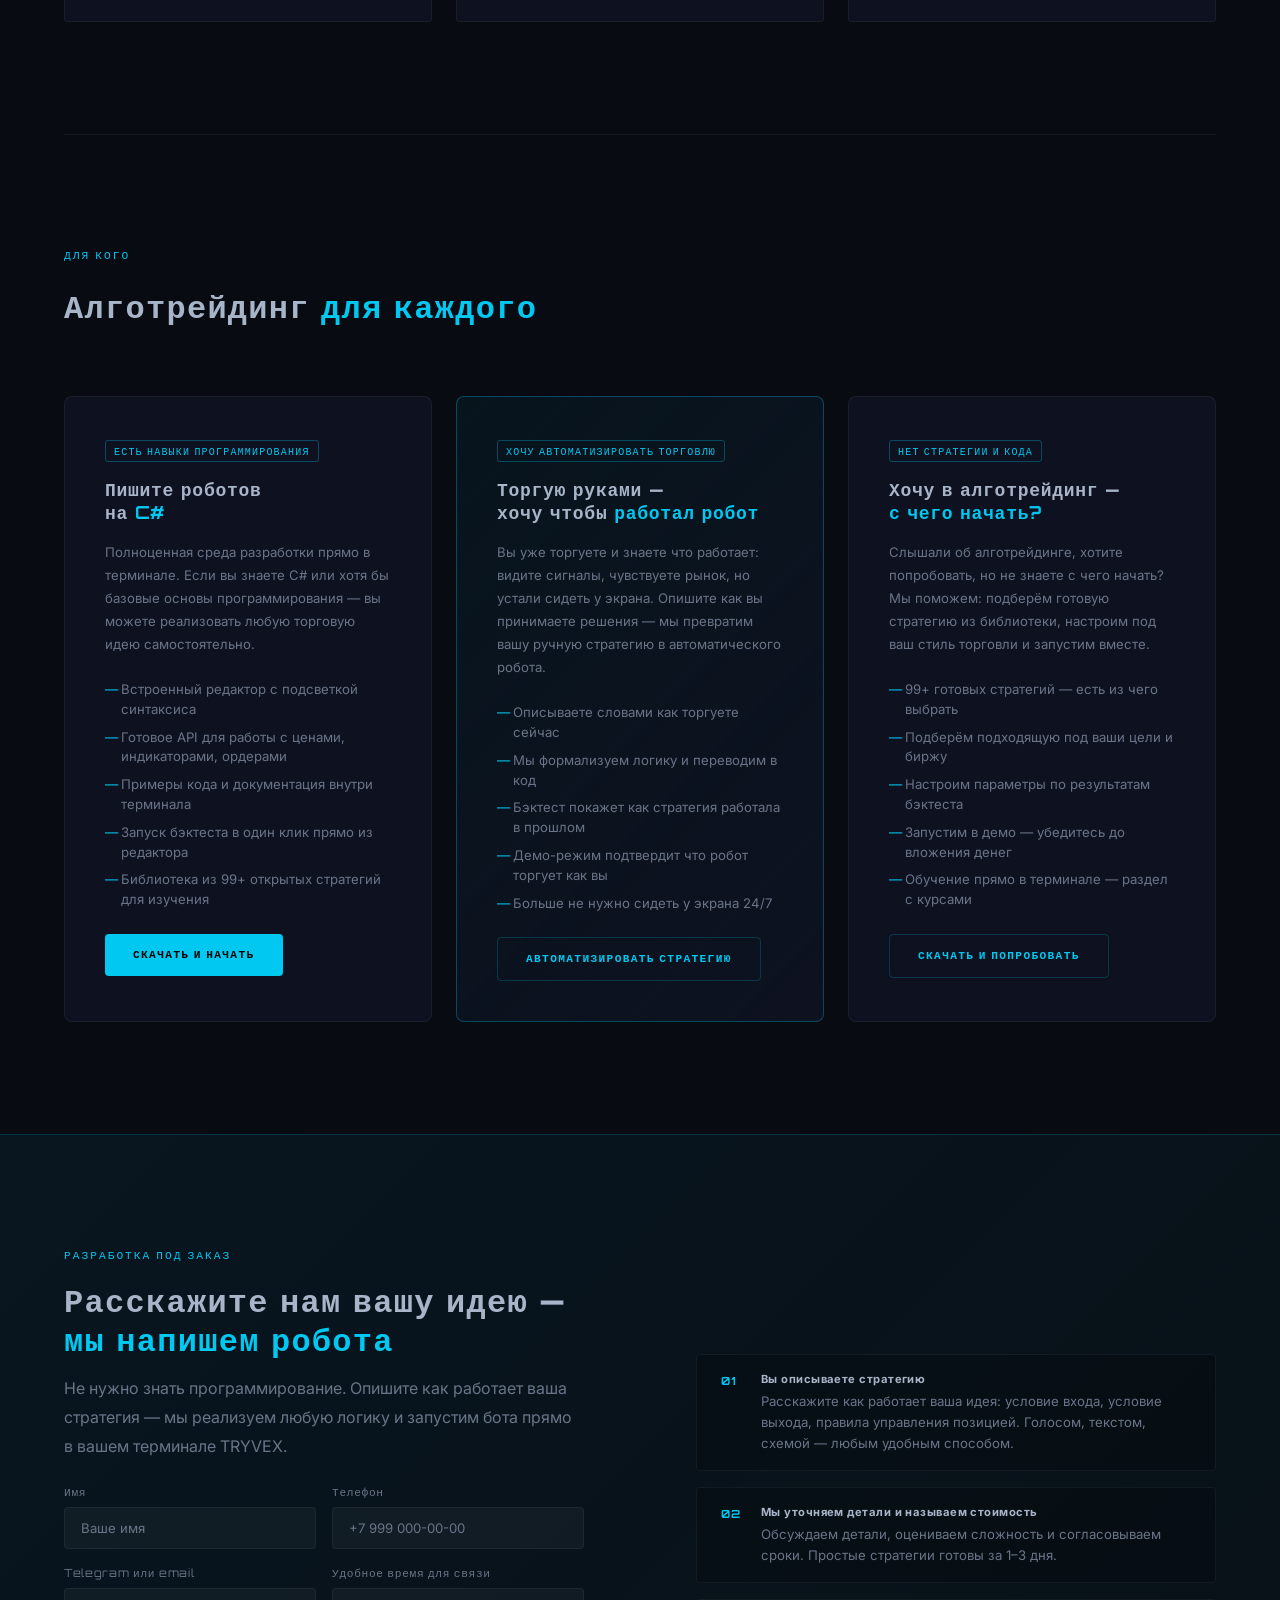
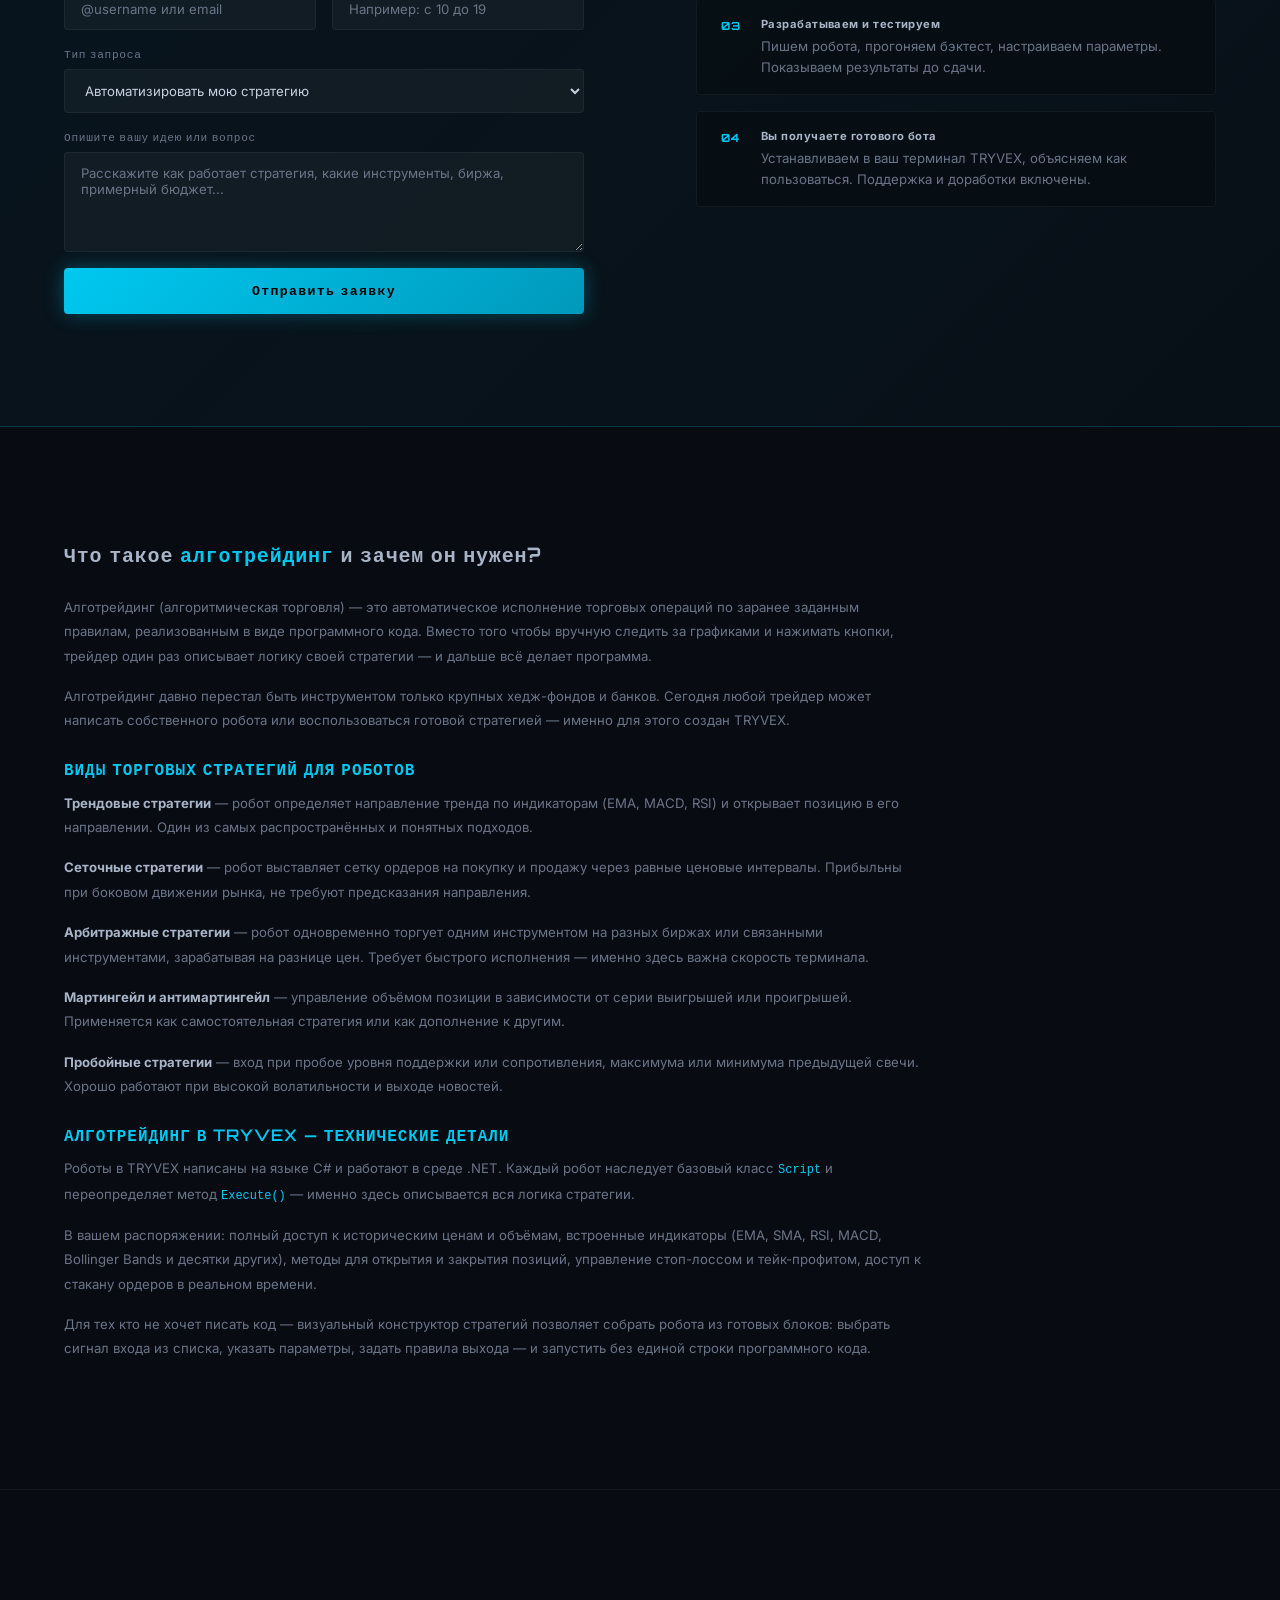
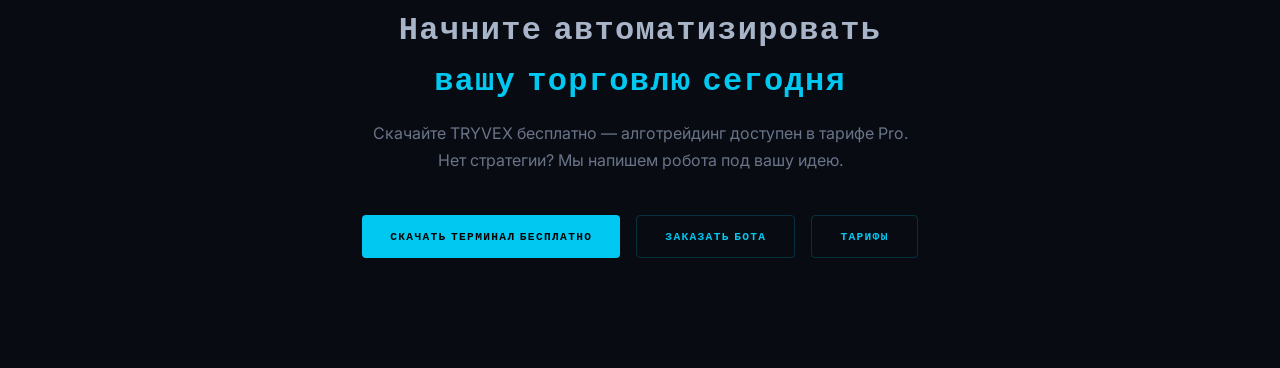
<file: app/algo/index.html>
﻿<!DOCTYPE html>
<html lang="ru">
<head>
  <meta charset="UTF-8">
  <meta name="viewport" content="width=device-width, initial-scale=1.0">
  <title>Алготрейдинг криптовалют — торговые роботы, бэктест, автоматическая торговля | TRYVEX</title>
  <meta name="description" content="Алгоритмическая торговля криптовалютами в терминале TRYVEX. Торговые роботы на C#, бэктест на исторических данных, демо-режим, 99+ готовых стратегий. Нет навыков — закажем бота под вашу идею. Bybit, Binance.">
  <meta name="keywords" content="алготрейдинг, алготрейдинг криптовалюта, алгоритмическая торговля, алгоритмическая торговля криптовалюта, торговый робот, торговый робот криптовалюта, торговый бот, торговый бот криптовалюта, торговый бот bybit, торговый бот binance, торговый бот okx, автоматическая торговля, автоматическая торговля криптовалюта, автоматизация торговли, автоматизировать торговлю, как автоматизировать торговлю на бирже, написать торгового робота, создать торгового робота, как написать торгового бота, как создать торгового робота, как сделать торгового бота, как написать бота для торговли на бирже, как создать бота который будет торговать за меня, робот который торгует за меня, бот который торгует автоматически, автоматический торговый бот, программа которая торгует на бирже, алгоритм торговли на криптобирже, как заставить программу торговать за меня, торговый бот для новичков, бот для пассивного дохода, бот для торговли без участия, торговля без участия человека, криптобот, crypto bot, торговый скрипт, скрипт для торговли, программа для автоторговли, автоторговля криптовалюта, заказать торгового бота, купить торгового робота, разработка торгового робота, заказать разработку торгового бота, сколько стоит торговый бот, торговый бот на заказ, индивидуальный торговый бот, как заработать на криптовалюте, как заработать на бирже, как зарабатывать на крипте, заработок на криптовалюте, пассивный доход на криптовалюте, пассивный доход криптовалюта, заработок на крипте автоматически, зарабатывать на крипте пока сплю, как зарабатывать на бирже пассивно, торговля фьючерсами криптовалюта, торговля фьючерсами bybit, торговля фьючерсами binance, фьючерсный бот, бот для фьючерсов, автоматическая торговля фьючерсами, торговля с плечом автоматически, торговля опционами автоматически, бот для опционов, маржинальная торговля автоматически, торговый робот для фьючерсов, торговый робот для опционов, заработок на фьючерсах, заработок на деривативах, автоматическая торговля деривативами, стратегия для торговли фьючерсами, стратегия для торговли с плечом, бэктест торговой стратегии, тестирование торговой стратегии, оптимизация торговой стратегии, тест стратегии на исторических данных, как протестировать стратегию, как проверить торговую стратегию, симуляция торговли, торговые стратегии криптовалюта, готовые торговые стратегии, библиотека торговых стратегий, конструктор торговых стратегий, алготрейдинг без программирования, торговый робот без кода, торговый робот без знаний программирования, сеточный бот, grid bot, сеточная торговля автоматически, сетка ордеров бот, арбитражный бот, arbitrage bot, арбитраж автоматически, арбитраж криптовалюта бот, маркет мейкер бот, market maker bot, трейлинг стоп бот, мартингейл бот, lead lag бот, скальпинг бот, бот для скальпинга, автоматический скальпинг, бот на c sharp, алготрейдинг на csharp, торговля 24 7, круглосуточная торговля, торговля без перерыва, демо режим торговли, тест стратегии без денег, торговля на виртуальном счёте, TRYVEX алготрейдинг, трайвекс алго, algo trading, algorithmic trading, trading robot, trading bot, backtest, automated trading, auto trading bot, crypto trading bot, futures trading bot, options trading bot, passive income crypto, earn crypto automatically">
  <link rel="canonical" href="https://tryvex.online/app/algo/index.html">

  <!-- Open Graph -->
  <meta property="og:type"        content="website">
  <meta property="og:title"       content="Алготрейдинг — торговые роботы и автоматическая торговля криптовалютами | TRYVEX">
  <meta property="og:description" content="Торговые роботы на C#, бэктест, 99+ стратегий, демо-режим. Нет навыков — закажите бота под вашу идею. Bybit, Binance.">
  <meta property="og:image"       content="https://tryvex.online/assets/images/logo.png">
  <meta property="og:url"         content="https://tryvex.online/app/algo/index.html">
  <meta property="og:site_name"   content="TRYVEX">

  <!-- Schema.org -->
  <script type="application/ld+json">
  {
    "@context": "https://schema.org",
    "@type": "Service",
    "name": "Алготрейдинг и торговые роботы TRYVEX",
    "description": "Алгоритмическая торговля криптовалютами. Создавайте торговых роботов на C#, тестируйте на исторических данных, запускайте в демо и реальную торговлю. 99+ готовых стратегий. Разработка роботов под заказ.",
    "url": "https://tryvex.online/app/algo/index.html",
    "provider": { "@type": "Organization", "name": "TRYVEX", "url": "https://tryvex.online" },
    "serviceType": "Алгоритмическая торговля криптовалютами",
    "areaServed": "RU",
    "hasOfferCatalog": {
      "@type": "OfferCatalog",
      "name": "Услуги алготрейдинга",
      "itemListElement": [
        { "@type": "Offer", "itemOffered": { "@type": "Service", "name": "Торговые роботы на C# в терминале TRYVEX" } },
        { "@type": "Offer", "itemOffered": { "@type": "Service", "name": "Бэктест и оптимизация торговых стратегий" } },
        { "@type": "Offer", "itemOffered": { "@type": "Service", "name": "Разработка торгового робота под заказ" } },
        { "@type": "Offer", "itemOffered": { "@type": "Service", "name": "99+ готовых торговых стратегий" } },
        { "@type": "Offer", "itemOffered": { "@type": "Service", "name": "Визуальный конструктор стратегий без кода" } }
      ]
    }
  }
  </script>
  <script type="application/ld+json">
  {
    "@context": "https://schema.org",
    "@type": "BreadcrumbList",
    "itemListElement": [
      { "@type": "ListItem", "position": 1, "name": "TRYVEX", "item": "https://tryvex.online/" },
      { "@type": "ListItem", "position": 2, "name": "Алготрейдинг", "item": "https://tryvex.online/app/algo/index.html" }
    ]
  }
  </script>
  <script type="application/ld+json">
  {
    "@context": "https://schema.org",
    "@type": "FAQPage",
    "mainEntity": [
      {
        "@type": "Question",
        "name": "Что такое алготрейдинг?",
        "acceptedAnswer": { "@type": "Answer", "text": "Алготрейдинг — автоматическое исполнение торговых операций по заранее заданным правилам. Программа торгует 24/7 без вашего участия, строго следуя стратегии." }
      },
      {
        "@type": "Question",
        "name": "Нужно ли знать программирование для алготрейдинга?",
        "acceptedAnswer": { "@type": "Answer", "text": "Нет. В TRYVEX есть визуальный конструктор стратегий без кода. Если нужна сложная стратегия — можно заказать разработку робота у команды TRYVEX." }
      },
      {
        "@type": "Question",
        "name": "Как протестировать торгового робота?",
        "acceptedAnswer": { "@type": "Answer", "text": "В TRYVEX есть бэктест на исторических данных и демо-режим на реальных котировках с виртуальным балансом — без риска потерять деньги." }
      }
    ]
  }
  </script>
  <link rel="icon" type="image/png" href="../../assets/icons/favicon.png">
  <link rel="stylesheet" href="../../assets/css/variables.css">
  <link rel="stylesheet" href="../../assets/css/reset.css">
  <link rel="stylesheet" href="../../assets/css/main.css">
  <link rel="stylesheet" href="../../assets/css/nav.css">
  <style>

    body { background: var(--color-bg); color: var(--color-text); }

    .algo-page { padding-top: 64px; }

    /* ── Hero ── */
    .algo-hero {
      padding: var(--space-2xl) 0;
      border-bottom: 1px solid var(--color-border);
      position: relative;
      overflow: hidden;
    }
    .algo-hero::before {
      content: '';
      position: absolute;
      top: -30%;
      right: -5%;
      width: 600px;
      height: 600px;
      background: radial-gradient(ellipse, rgba(0,200,240,0.04) 0%, transparent 70%);
      pointer-events: none;
    }
    .algo-hero__inner {
      display: grid;
      grid-template-columns: 1fr 1fr;
      gap: var(--space-2xl);
      align-items: center;
    }
    @media (max-width: 768px) { .algo-hero__inner { grid-template-columns: 1fr; } }

    .algo-hero__label {
      display: inline-block;
      font-family: var(--font-primary);
      font-size: var(--size-xs);
      letter-spacing: 0.18em;
      color: var(--color-accent);
      margin-bottom: var(--space-sm);
    }
    .algo-hero__title {
      font-family: var(--font-primary);
      font-size: clamp(1.8rem, 4vw, 2.8rem);
      font-weight: 700;
      color: var(--color-silver);
      letter-spacing: 0.04em;
      line-height: 1.15;
      margin-bottom: var(--space-md);
    }
    .algo-hero__title span { color: var(--color-accent); }
    .algo-hero__desc {
      font-size: var(--size-base);
      color: var(--color-text-dim);
      line-height: 1.8;
      margin-bottom: var(--space-lg);
      max-width: 520px;
    }
    .algo-hero__cta {
      display: flex;
      gap: var(--space-sm);
      flex-wrap: wrap;
    }

    /* Терминал-превью справа */
    .algo-hero__terminal {
      background: var(--color-bg-card);
      border: 1px solid var(--color-border);
      border-radius: var(--radius-md);
      overflow: hidden;
    }
    .terminal-bar {
      display: flex;
      align-items: center;
      gap: var(--space-sm);
      padding: 0.6rem var(--space-sm);
      background: rgba(0,0,0,0.4);
      border-bottom: 1px solid var(--color-border);
    }
    .terminal-bar__dot {
      width: 8px; height: 8px;
      border-radius: 50%;
    }
    .terminal-bar__dot--r { background: #c0392b; }
    .terminal-bar__dot--y { background: #f39c12; }
    .terminal-bar__dot--g { background: #2a9d6a; }
    .terminal-bar__title {
      font-family: var(--font-primary);
      font-size: var(--size-xs);
      color: var(--color-text-dim);
      letter-spacing: 0.1em;
      margin-left: var(--space-xs);
    }
    .terminal-code {
      padding: var(--space-md);
      font-family: var(--font-mono);
      font-size: 12px;
      line-height: 1.7;
    }
    .tc-comment { color: #4a5568; }
    .tc-keyword { color: var(--color-accent); }
    .tc-type    { color: #68d391; }
    .tc-method  { color: #fbd38d; }
    .tc-string  { color: #fc8181; }
    .tc-number  { color: #b794f4; }
    .tc-plain   { color: var(--color-text-dim); }

    /* ── Статы ── */
    .algo-stats {
      padding: var(--space-lg) 0;
      border-bottom: 1px solid var(--color-border);
      background: var(--color-bg-card);
    }
    .algo-stats__inner {
      display: grid;
      grid-template-columns: repeat(6, 1fr);
      align-items: center;
      text-align: center;
    }
    @media (max-width: 900px) { .algo-stats__inner { grid-template-columns: repeat(3, 1fr); gap: var(--space-md); } }
    @media (max-width: 480px) { .algo-stats__inner { grid-template-columns: repeat(2, 1fr); } }
    .algo-stat {
      text-align: center;
    }
    .algo-stat__value {
      font-family: var(--font-primary);
      font-size: var(--size-2xl);
      font-weight: 700;
      color: var(--color-accent);
      letter-spacing: 0.06em;
    }
    .algo-stat__label {
      font-size: var(--size-xs);
      color: var(--color-text-dim);
      letter-spacing: 0.08em;
      text-transform: uppercase;
      margin-top: 4px;
    }
    .algo-stat__divider {
      width: 1px;
      height: 40px;
      background: var(--color-border);
    }

    /* ── Секции ── */
    .algo-section {
      padding: var(--space-2xl) 0;
      border-bottom: 1px solid var(--color-border);
    }
    .algo-section:last-child { border-bottom: none; }

    .section-label {
      font-family: var(--font-primary);
      font-size: var(--size-xs);
      letter-spacing: 0.18em;
      color: var(--color-accent);
      margin-bottom: var(--space-sm);
      display: block;
    }

    /* ── Как это работает — шаги ── */
    .algo-steps {
      display: grid;
      grid-template-columns: repeat(auto-fit, minmax(200px, 1fr));
      gap: 0;
      margin-top: var(--space-xl);
      border: 1px solid var(--color-border);
      border-radius: var(--radius-md);
      overflow: hidden;
    }
    .algo-step {
      padding: var(--space-lg) var(--space-md);
      background: var(--color-bg-card);
      border-right: 1px solid var(--color-border);
      position: relative;
    }
    .algo-step:last-child { border-right: none; }
    .algo-step__num {
      font-family: var(--font-primary);
      font-size: 2.5rem;
      font-weight: 700;
      color: rgba(0,200,240,0.12);
      line-height: 1;
      margin-bottom: var(--space-sm);
      letter-spacing: -0.02em;
    }
    .algo-step__title {
      font-family: var(--font-primary);
      font-size: var(--size-sm);
      font-weight: 600;
      color: var(--color-silver);
      letter-spacing: 0.04em;
      margin-bottom: var(--space-xs);
    }
    .algo-step__desc {
      font-size: var(--size-sm);
      color: var(--color-text-dim);
      line-height: 1.65;
    }
    .algo-step__arrow {
      position: absolute;
      right: -12px;
      top: 50%;
      transform: translateY(-50%);
      width: 24px;
      height: 24px;
      background: var(--color-bg-card);
      border: 1px solid var(--color-border);
      border-radius: 50%;
      display: flex;
      align-items: center;
      justify-content: center;
      font-size: 10px;
      color: var(--color-accent);
      z-index: 1;
    }
    @media (max-width: 768px) {
      .algo-steps { grid-template-columns: 1fr; }
      .algo-step { border-right: none; border-bottom: 1px solid var(--color-border); }
      .algo-step:last-child { border-bottom: none; }
      .algo-step__arrow { display: none; }
    }

    /* ── Возможности — карточки ── */
    .algo-features {
      display: grid;
      grid-template-columns: repeat(auto-fit, minmax(260px, 1fr));
      gap: var(--space-md);
      margin-top: var(--space-xl);
    }
    .algo-feature {
      background: var(--color-bg-card);
      border: 1px solid var(--color-border);
      border-radius: var(--radius-sm);
      padding: var(--space-md);
      transition: var(--transition);
    }
    .algo-feature:hover {
      border-color: var(--color-border-hover);
    }
    .algo-feature__title {
      font-family: var(--font-primary);
      font-size: var(--size-sm);
      font-weight: 600;
      color: var(--color-silver);
      letter-spacing: 0.04em;
      margin-bottom: var(--space-xs);
      padding-bottom: var(--space-xs);
      border-bottom: 1px solid var(--color-border);
    }
    .algo-feature__desc {
      font-size: var(--size-sm);
      color: var(--color-text-dim);
      line-height: 1.7;
      margin-top: var(--space-xs);
    }

    /* ── Для кого — две колонки ── */
    .algo-audience {
      display: grid;
      grid-template-columns: 1fr 1fr 1fr;
      gap: var(--space-md);
      margin-top: var(--space-xl);
    }
    @media (max-width: 1024px) { .algo-audience { grid-template-columns: 1fr 1fr; } }
    @media (max-width: 640px)  { .algo-audience { grid-template-columns: 1fr; } }

    .audience-card {
      background: var(--color-bg-card);
      border: 1px solid var(--color-border);
      border-radius: var(--radius-md);
      padding: var(--space-lg);
    }
    .audience-card--accent {
      border-color: rgba(0,200,240,0.3);
      background: linear-gradient(135deg, rgba(0,200,240,0.05), var(--color-bg-card));
    }
    .audience-card__tag {
      display: inline-block;
      font-family: var(--font-primary);
      font-size: 10px;
      letter-spacing: 0.12em;
      color: var(--color-accent);
      border: 1px solid rgba(0,200,240,0.3);
      border-radius: 3px;
      padding: 2px 8px;
      margin-bottom: var(--space-sm);
    }
    .audience-card__title {
      font-family: var(--font-primary);
      font-size: var(--size-lg);
      font-weight: 700;
      color: var(--color-silver);
      letter-spacing: 0.04em;
      margin-bottom: var(--space-sm);
      line-height: 1.3;
    }
    .audience-card__title span { color: var(--color-accent); }
    .audience-card__desc {
      font-size: var(--size-sm);
      color: var(--color-text-dim);
      line-height: 1.75;
      margin-bottom: var(--space-md);
    }
    .audience-card__list {
      list-style: none;
      display: flex;
      flex-direction: column;
      gap: 8px;
      margin-bottom: var(--space-md);
    }
    .audience-card__list li {
      font-size: var(--size-sm);
      color: var(--color-text-dim);
      padding-left: 16px;
      position: relative;
      line-height: 1.5;
    }
    .audience-card__list li::before {
      content: '—';
      position: absolute;
      left: 0;
      color: var(--color-accent);
    }

    /* ── Заказать бота ── */
    .order-section {
      background: linear-gradient(135deg, rgba(0,200,240,0.06), rgba(0,153,187,0.03));
      border-top: 1px solid rgba(0,200,240,0.2);
      border-bottom: 1px solid rgba(0,200,240,0.2);
      padding: var(--space-2xl) 0;
    }
    .order-inner {
      display: grid;
      grid-template-columns: 1fr 1fr;
      gap: var(--space-2xl);
      align-items: center;
    }
    @media (max-width: 768px) { .order-inner { grid-template-columns: 1fr; } }

    .order-text h2 {
      font-family: var(--font-primary);
      font-size: clamp(1.4rem, 3vw, 2rem);
      font-weight: 700;
      color: var(--color-silver);
      letter-spacing: 0.04em;
      margin-bottom: var(--space-sm);
      line-height: 1.2;
    }
    .order-text h2 span { color: var(--color-accent); }
    .order-text p {
      font-size: var(--size-base);
      color: var(--color-text-dim);
      line-height: 1.8;
      margin-bottom: var(--space-sm);
    }
    /* ── Форма заявки ── */
    .order-form {
      display: flex;
      flex-direction: column;
      gap: var(--space-sm);
      margin-top: var(--space-md);
    }
    .order-form__row {
      display: grid;
      grid-template-columns: 1fr 1fr;
      gap: var(--space-sm);
    }
    @media (max-width: 480px) { .order-form__row { grid-template-columns: 1fr; } }
    .order-form__field {
      display: flex;
      flex-direction: column;
      gap: 5px;
    }
    .order-form__label {
      font-size: var(--size-xs);
      color: var(--color-text-dim);
      letter-spacing: 0.06em;
      font-family: var(--font-primary);
    }
    .order-form__input,
    .order-form__select,
    .order-form__textarea {
      background: rgba(255,255,255,0.04);
      border: 1px solid var(--color-border);
      border-radius: var(--radius-sm);
      color: var(--color-text);
      font-size: var(--size-sm);
      font-family: var(--font-body);
      outline: none;
      transition: var(--transition);
      width: 100%;
    }
    .order-form__input,
    .order-form__select { padding: 0.75rem 1rem; }
    .order-form__textarea {
      padding: 0.75rem 1rem;
      resize: vertical;
      min-height: 100px;
    }
    .order-form__input::placeholder,
    .order-form__textarea::placeholder { color: var(--color-text-dim); }
    .order-form__input:focus,
    .order-form__select:focus,
    .order-form__textarea:focus {
      border-color: var(--color-accent);
      background: rgba(0,212,255,0.04);
      box-shadow: 0 0 0 2px rgba(0,212,255,0.1);
    }
    .order-form__select option { background: var(--color-bg-card); }
    .order-form__submit {
      width: 100%;
      padding: 0.9rem;
      background: linear-gradient(135deg, var(--color-accent), var(--color-accent-dark));
      color: #000;
      font-family: var(--font-primary);
      font-size: var(--size-sm);
      font-weight: 700;
      letter-spacing: 0.1em;
      border-radius: var(--radius-sm);
      border: none;
      cursor: pointer;
      transition: var(--transition);
      box-shadow: 0 0 20px rgba(0,212,255,0.3);
    }
    .order-form__submit:hover {
      box-shadow: 0 0 35px rgba(0,212,255,0.55);
      transform: translateY(-1px);
    }
    .order-form__success {
      display: none;
      text-align: center;
      padding: var(--space-lg);
      background: rgba(42,157,106,0.08);
      border: 1px solid rgba(42,157,106,0.3);
      border-radius: var(--radius-sm);
    }
    .order-form__success h4 {
      font-family: var(--font-primary);
      font-size: var(--size-base);
      color: var(--color-long);
      letter-spacing: 0.06em;
      margin-bottom: var(--space-xs);
    }
    .order-form__success p {
      font-size: var(--size-sm);
      color: var(--color-text-dim);
    }

    .order-steps {
      display: flex;
      flex-direction: column;
      gap: var(--space-sm);
    }
    .order-step {
      display: flex;
      gap: var(--space-sm);
      align-items: flex-start;
      padding: var(--space-sm) var(--space-md);
      background: rgba(0,0,0,0.2);
      border: 1px solid var(--color-border);
      border-radius: var(--radius-sm);
    }
    .order-step__num {
      font-family: var(--font-primary);
      font-size: var(--size-xs);
      font-weight: 700;
      color: var(--color-accent);
      letter-spacing: 0.1em;
      min-width: 24px;
      margin-top: 2px;
    }
    .order-step__text {
      font-size: var(--size-sm);
      color: var(--color-text-dim);
      line-height: 1.6;
    }
    .order-step__text strong {
      color: var(--color-silver);
      display: block;
      margin-bottom: 2px;
      font-size: var(--size-xs);
      letter-spacing: 0.04em;
    }

    /* ── Почему выгодно ── */
    .why-grid {
      display: grid;
      grid-template-columns: repeat(auto-fit, minmax(280px, 1fr));
      gap: var(--space-md);
      margin-top: var(--space-xl);
    }
    .why-card {
      background: var(--color-bg-card);
      border: 1px solid var(--color-border);
      border-radius: var(--radius-sm);
      padding: var(--space-md);
    }
    .why-card__title {
      font-family: var(--font-primary);
      font-size: var(--size-sm);
      font-weight: 600;
      color: var(--color-accent);
      letter-spacing: 0.06em;
      margin-bottom: var(--space-xs);
    }
    .why-card__desc {
      font-size: var(--size-sm);
      color: var(--color-text-dim);
      line-height: 1.7;
    }

    /* ── SEO текст ── */
    .seo-section {
      padding: var(--space-2xl) 0;
    }
    .seo-section h2 {
      font-family: var(--font-primary);
      font-size: var(--size-xl);
      font-weight: 700;
      color: var(--color-silver);
      letter-spacing: 0.04em;
      margin-bottom: var(--space-md);
    }
    .seo-section h2 span { color: var(--color-accent); }
    .seo-section h3 {
      font-family: var(--font-primary);
      font-size: var(--size-base);
      font-weight: 600;
      color: var(--color-accent);
      letter-spacing: 0.06em;
      margin: var(--space-md) 0 var(--space-xs);
    }
    .seo-section p {
      font-size: var(--size-sm);
      color: var(--color-text-dim);
      line-height: 1.85;
      max-width: 860px;
      margin-bottom: var(--space-sm);
    }

    /* ── CTA финальный ── */
    .algo-final-cta {
      padding: var(--space-2xl) 0;
      text-align: center;
    }
    .algo-final-cta h2 {
      font-family: var(--font-primary);
      font-size: clamp(1.4rem, 3vw, 2rem);
      font-weight: 700;
      color: var(--color-silver);
      letter-spacing: 0.04em;
      margin-bottom: var(--space-sm);
    }
    .algo-final-cta h2 span { color: var(--color-accent); }
    .algo-final-cta p {
      font-size: var(--size-base);
      color: var(--color-text-dim);
      margin-bottom: var(--space-lg);
      line-height: 1.7;
    }
    .algo-final-cta__btns {
      display: flex;
      gap: var(--space-sm);
      justify-content: center;
      flex-wrap: wrap;
    }

  </style>
  <!-- Yandex.Metrika counter -->
  <script type="text/javascript">
    (function(m,e,t,r,i,k,a){m[i]=m[i]||function(){(m[i].a=m[i].a||[]).push(arguments)};m[i].l=1*new Date();for(var j=0;j<document.scripts.length;j++){if(document.scripts[j].src===r){return;}}k=e.createElement(t),a=e.getElementsByTagName(t)[0],k.async=1,k.src=r,a.parentNode.insertBefore(k,a)})(window,document,'script','https://mc.yandex.ru/metrika/tag.js?id=109677314','ym');
    ym(109677314,'init',{ssr:true,webvisor:true,clickmap:true,ecommerce:"dataLayer",referrer:document.referrer,url:location.href,accurateTrackBounce:true,trackLinks:true});
  </script>
  <noscript><div><img src="https://mc.yandex.ru/watch/109677314" style="position:absolute; left:-9999px;" alt=""/></div></noscript>
  <!-- /Yandex.Metrika counter -->
</head>
<body>

  <header class="nav" id="nav">
    <div class="nav__inner container">
      <a href="https://tryvex.online/" class="nav__logo">
        <img class="nav__logo-svg" src="../../assets/images/icon.png" alt="TRYVEX">
        <span class="nav__logo-text">TRYVEX</span>
      </a>
      <nav class="nav__links" id="navLinks">
        <a href="../../index.html#features"  class="nav__link">Возможности</a>
        <a href="index.html"                 class="nav__link nav__link--active">Алго</a>
        <a href="../../index.html#education" class="nav__link">Обучение</a>
        <!-- Соцсеть временно скрыта -->
        <a href="../screeners/index.html"    class="nav__link">Скринеры</a>
        <a href="../../index.html#pricing"   class="nav__link">Тарифы</a>
      </nav>
      <div class="nav__actions">
        <a href="../../pages/login.html"    class="btn btn-outline btn--sm">Войти</a>
        <a href="../../index.html#download" class="btn btn-primary btn--sm">Скачать</a>
      </div>
      <button class="nav__burger" id="navBurger"><span></span><span></span><span></span></button>
    </div>
  </header>

  <div class="algo-page">

    <!-- ═══════════════ HERO ═══════════════ -->
    <section class="algo-hero">
      <div class="container">
        <div class="algo-hero__inner">

          <div class="algo-hero__text">
            <span class="algo-hero__label">TRYVEX · АЛГОТРЕЙДИНГ</span>
            <h1 class="algo-hero__title">
              Торговые роботы.<br>
              <span>Ваши правила — рынок работает за вас.</span>
            </h1>
            <p class="algo-hero__desc">
              Создавайте автоматические торговые стратегии, тестируйте их на исторических данных, проверяйте в демо-режиме на реальных котировках и запускайте в живую торговлю — всё в одном терминале. Нет навыков программирования? Мы напишем бота за вас.
            </p>
            <div class="algo-hero__cta">
              <a href="../../index.html#download" class="btn btn-primary">Скачать терминал</a>
              <a href="#order" class="btn btn-outline">Заказать бота</a>
            </div>
          </div>

          <div class="algo-hero__terminal">
            <div class="terminal-bar">
              <div class="terminal-bar__dot terminal-bar__dot--r"></div>
              <div class="terminal-bar__dot terminal-bar__dot--y"></div>
              <div class="terminal-bar__dot terminal-bar__dot--g"></div>
              <span class="terminal-bar__title">TRYVEX · ROBOT EDITOR</span>
            </div>
            <div class="terminal-code">
              <div><span class="tc-comment">// Стратегия пробоя EMA с трейлинг-стопом</span></div>
              <div><span class="tc-keyword">public override void </span><span class="tc-method">Execute</span><span class="tc-plain">()</span></div>
              <div><span class="tc-plain">{</span></div>
              <div><span class="tc-plain">&nbsp;&nbsp;</span><span class="tc-keyword">for </span><span class="tc-plain">(var bar = IndexBar; bar &lt; CandleCount; bar++)</span></div>
              <div><span class="tc-plain">&nbsp;&nbsp;{</span></div>
              <div><span class="tc-plain">&nbsp;&nbsp;&nbsp;&nbsp;</span><span class="tc-keyword">if </span><span class="tc-plain">(LongPos.Count == </span><span class="tc-number">0</span><span class="tc-plain">)</span></div>
              <div><span class="tc-plain">&nbsp;&nbsp;&nbsp;&nbsp;{</span></div>
              <div><span class="tc-plain">&nbsp;&nbsp;&nbsp;&nbsp;&nbsp;&nbsp;</span><span class="tc-keyword">if </span><span class="tc-plain">(CrossOver(ema20, ema50, bar))</span></div>
              <div><span class="tc-plain">&nbsp;&nbsp;&nbsp;&nbsp;&nbsp;&nbsp;&nbsp;&nbsp;</span><span class="tc-method">BuyAtMarket</span><span class="tc-plain">(bar + </span><span class="tc-number">1</span><span class="tc-plain">, </span><span class="tc-string">"Сигнал EMA"</span><span class="tc-plain">);</span></div>
              <div><span class="tc-plain">&nbsp;&nbsp;&nbsp;&nbsp;}</span></div>
              <div><span class="tc-plain">&nbsp;&nbsp;&nbsp;&nbsp;</span><span class="tc-method">SendStandartStopFromForm</span><span class="tc-plain">(bar + </span><span class="tc-number">1</span><span class="tc-plain">, </span><span class="tc-string">""</span><span class="tc-plain">);</span></div>
              <div><span class="tc-plain">&nbsp;&nbsp;}</span></div>
              <div><span class="tc-plain">}</span></div>
              <div style="margin-top:8px"><span class="tc-comment">// P&L: +14.3% · Сделок: 47 · Просадка: 3.1%</span></div>
            </div>
          </div>

        </div>
      </div>
    </section>

    <!-- ═══════════════ СТАТЫ ═══════════════ -->
    <div class="algo-stats">
      <div class="container algo-stats__inner">
        <div class="algo-stat">
          <div class="algo-stat__value">99+</div>
          <div class="algo-stat__label">Готовых стратегий</div>
        </div>
        <div class="algo-stat">
          <div class="algo-stat__value">C#</div>
          <div class="algo-stat__label">Язык роботов</div>
        </div>
        <div class="algo-stat">
          <div class="algo-stat__value">50+</div>
          <div class="algo-stat__label">Бирж и брокеров</div>
        </div>
        <div class="algo-stat">
          <div class="algo-stat__value">Демо</div>
          <div class="algo-stat__label">Режим без риска</div>
        </div>
        <div class="algo-stat">
          <div class="algo-stat__value">&lt;1мс</div>
          <div class="algo-stat__label">Скорость исполнения</div>
        </div>
        <div class="algo-stat">
          <div class="algo-stat__value">24/7</div>
          <div class="algo-stat__label">Работа без остановок</div>
        </div>
      </div>
    </div>

    <div class="container">

      <!-- ═══════════════ КАК ЭТО РАБОТАЕТ ═══════════════ -->
      <section class="algo-section">
        <span class="section-label">ПРОЦЕСС</span>
        <h2 class="section-title" style="text-align:left; margin-bottom:0;">От идеи до <span>прибыли</span></h2>

        <div class="algo-steps">
          <div class="algo-step">
            <div class="algo-step__num">01</div>
            <div class="algo-step__title">Создайте стратегию</div>
            <p class="algo-step__desc">Напишите робота на C# во встроенном редакторе терминала или выберите готовую стратегию из библиотеки. Можно также воспользоваться визуальным конструктором — без единой строки кода.</p>
            <div class="algo-step__arrow">›</div>
          </div>
          <div class="algo-step">
            <div class="algo-step__num">02</div>
            <div class="algo-step__title">Проверьте на истории</div>
            <p class="algo-step__desc">Запустите бэктест на реальных исторических данных биржи. Смотрите статистику: доходность, просадку, количество сделок, процент прибыльных. Оптимизируйте параметры автоматически.</p>
            <div class="algo-step__arrow">›</div>
          </div>
          <div class="algo-step">
            <div class="algo-step__num">03</div>
            <div class="algo-step__title">Запустите в демо</div>
            <p class="algo-step__desc">Протестируйте робота в демо-режиме: реальные котировки с биржи, виртуальный баланс. Вы видите как стратегия работает в живых рыночных условиях — без риска потерять деньги.</p>
            <div class="algo-step__arrow">›</div>
          </div>
          <div class="algo-step">
            <div class="algo-step__num">04</div>
            <div class="algo-step__title">Запустите в реал</div>
            <p class="algo-step__desc">Когда уверены в стратегии — переключаете на реальный аккаунт. Робот работает 24/7 пока открыт терминал: открывает и закрывает позиции, управляет рисками, ведёт статистику.</p>
          </div>
        </div>
      </section>

      <!-- ═══════════════ ВОЗМОЖНОСТИ ═══════════════ -->
      <section class="algo-section">
        <span class="section-label">ВОЗМОЖНОСТИ</span>
        <h2 class="section-title" style="text-align:left; margin-bottom:0;">Всё для <span>алготрейдера</span></h2>

        <div class="algo-features">
          <div class="algo-feature">
            <div class="algo-feature__title">Торговые роботы на C#</div>
            <p class="algo-feature__desc">Полноценный язык программирования со всеми возможностями: индикаторы, условия входа и выхода, управление позицией, риск-менеджмент. Встроенный редактор с подсветкой синтаксиса прямо в терминале.</p>
          </div>
          <div class="algo-feature">
            <div class="algo-feature__title">Бэктест на исторических данных</div>
            <p class="algo-feature__desc">Проверьте стратегию на реальных данных биржи за любой период. Детальная статистика: кривая доходности, максимальная просадка, коэффициент Шарпа, список всех сделок.</p>
          </div>
          <div class="algo-feature">
            <div class="algo-feature__title">Оптимизация параметров</div>
            <p class="algo-feature__desc">Автоматический перебор параметров стратегии для нахождения оптимальных значений. Задайте диапазон и шаг — терминал сам найдёт лучшую комбинацию.</p>
          </div>
          <div class="algo-feature">
            <div class="algo-feature__title">Демо-режим на реальных котировках</div>
            <p class="algo-feature__desc">Запустите робота на реальных ценах с биржи при виртуальном балансе. Никакого риска — полная имитация реальной торговли. Идеально для финальной проверки перед запуском.</p>
          </div>
          <div class="algo-feature">
            <div class="algo-feature__title">Библиотека готовых стратегий</div>
            <p class="algo-feature__desc">Более 99 проверенных торговых стратегий: трендовые, сеточные, арбитражные, скальперские. Каждую можно запустить сразу или использовать как основу для своей.</p>
          </div>
          <div class="algo-feature">
            <div class="algo-feature__title">Конструктор без кода</div>
            <p class="algo-feature__desc">Визуальный конструктор стратегий — создайте робота мышью без программирования. Выберите сигнал входа, условие выхода, правила управления позицией — и стратегия готова.</p>
          </div>
          <div class="algo-feature">
            <div class="algo-feature__title">Мультибиржевые стратегии</div>
            <p class="algo-feature__desc">Одновременная работа на нескольких биржах и инструментах. Арбитражные роботы, которые ловят разницу цен между биржами — доступны при наличии API-ключей нескольких аккаунтов.</p>
          </div>
          <div class="algo-feature">
            <div class="algo-feature__title">Управление несколькими роботами</div>
            <p class="algo-feature__desc">Запускайте несколько стратегий одновременно на разных инструментах. Общая таблица роботов: П/У по каждому, количество сделок, статус, дата последней сделки — всё в одном месте.</p>
          </div>
        </div>
      </section>

      <!-- ═══════════════ ПОЧЕМУ ВЫГОДНО ═══════════════ -->
      <section class="algo-section">
        <span class="section-label">ПРЕИМУЩЕСТВА</span>
        <h2 class="section-title" style="text-align:left; margin-bottom:0;">Почему алготрейдинг <span>выгоднее</span> ручной торговли</h2>

        <div class="why-grid">
          <div class="why-card">
            <div class="why-card__title">Работает 24/7 без вас</div>
            <p class="why-card__desc">Криптовалютный рынок не закрывается никогда. Робот торгует пока вы спите, работаете или отдыхаете — ни одна точка входа не будет пропущена из-за того что вас нет за экраном.</p>
          </div>
          <div class="why-card">
            <div class="why-card__title">Нет эмоций — нет ошибок</div>
            <p class="why-card__desc">Страх, жадность, надежда — главные враги трейдера. Робот всегда следует правилам стратегии: не передерживает убыточные позиции, не закрывает прибыльные раньше времени, не мстит рынку.</p>
          </div>
          <div class="why-card">
            <div class="why-card__title">Мгновенное исполнение</div>
            <p class="why-card__desc">Робот реагирует на сигнал за миллисекунды. Человек пока увидит сигнал, примет решение и нажмёт кнопку — цена уже ушла. Особенно критично при скальпинге и арбитраже.</p>
          </div>
          <div class="why-card">
            <div class="why-card__title">Диверсификация без усилий</div>
            <p class="why-card__desc">Запустите несколько роботов на разных инструментах одновременно. Одна стратегия торгует BTC, другая — ETH, третья ищет арбитраж. Ручное управление таким портфелем физически невозможно.</p>
          </div>
          <div class="why-card">
            <div class="why-card__title">Проверка перед риском</div>
            <p class="why-card__desc">Бэктест и демо-режим позволяют увидеть реальный результат стратегии до того как вы вложите деньги. Это принципиально отличает алготрейдинг от ручной торговли «на ощущениях».</p>
          </div>
          <div class="why-card">
            <div class="why-card__title">Строгий риск-менеджмент</div>
            <p class="why-card__desc">Стоп-лосс, тейк-профит, трейлинг-стоп, максимальная дневная просадка — всё прописано в коде и исполняется без исключений. Робот никогда не скажет «ещё чуть-чуть подожду».</p>
          </div>
        </div>
      </section>

      <!-- ═══════════════ ДЛЯ КОГО ═══════════════ -->
      <section class="algo-section">
        <span class="section-label">ДЛЯ КОГО</span>
        <h2 class="section-title" style="text-align:left; margin-bottom:0;">Алготрейдинг <span>для каждого</span></h2>

        <div class="algo-audience">
          <div class="audience-card">
            <span class="audience-card__tag">ЕСТЬ НАВЫКИ ПРОГРАММИРОВАНИЯ</span>
            <h3 class="audience-card__title">Пишите роботов<br>на <span>C#</span></h3>
            <p class="audience-card__desc">
              Полноценная среда разработки прямо в терминале. Если вы знаете C# или хотя бы базовые основы программирования — вы можете реализовать любую торговую идею самостоятельно.
            </p>
            <ul class="audience-card__list">
              <li>Встроенный редактор с подсветкой синтаксиса</li>
              <li>Готовое API для работы с ценами, индикаторами, ордерами</li>
              <li>Примеры кода и документация внутри терминала</li>
              <li>Запуск бэктеста в один клик прямо из редактора</li>
              <li>Библиотека из 99+ открытых стратегий для изучения</li>
            </ul>
            <a href="../../index.html#download" class="btn btn-primary">Скачать и начать</a>
          </div>

          <div class="audience-card audience-card--accent">
            <span class="audience-card__tag">ХОЧУ АВТОМАТИЗИРОВАТЬ ТОРГОВЛЮ</span>
            <h3 class="audience-card__title">Торгую руками —<br>хочу чтобы <span>работал робот</span></h3>
            <p class="audience-card__desc">
              Вы уже торгуете и знаете что работает: видите сигналы, чувствуете рынок, но устали сидеть у экрана. Опишите как вы принимаете решения — мы превратим вашу ручную стратегию в автоматического робота.
            </p>
            <ul class="audience-card__list">
              <li>Описываете словами как торгуете сейчас</li>
              <li>Мы формализуем логику и переводим в код</li>
              <li>Бэктест покажет как стратегия работала в прошлом</li>
              <li>Демо-режим подтвердит что робот торгует как вы</li>
              <li>Больше не нужно сидеть у экрана 24/7</li>
            </ul>
            <a href="#order" class="btn btn-outline">Автоматизировать стратегию</a>
          </div>

          <div class="audience-card">
            <span class="audience-card__tag">НЕТ СТРАТЕГИИ И КОДА</span>
            <h3 class="audience-card__title">Хочу в алготрейдинг —<br><span>с чего начать?</span></h3>
            <p class="audience-card__desc">
              Слышали об алготрейдинге, хотите попробовать, но не знаете с чего начать? Мы поможем: подберём готовую стратегию из библиотеки, настроим под ваш стиль торговли и запустим вместе.
            </p>
            <ul class="audience-card__list">
              <li>99+ готовых стратегий — есть из чего выбрать</li>
              <li>Подберём подходящую под ваши цели и биржу</li>
              <li>Настроим параметры по результатам бэктеста</li>
              <li>Запустим в демо — убедитесь до вложения денег</li>
              <li>Обучение прямо в терминале — раздел с курсами</li>
            </ul>
            <a href="../../index.html#download" class="btn btn-outline">Скачать и попробовать</a>
          </div>
        </div>
      </section>

    </div>

    <!-- ═══════════════ ЗАКАЗАТЬ БОТА ═══════════════ -->
    <section class="order-section" id="order">
      <div class="container">
        <div class="order-inner">

          <div class="order-text">
            <span class="section-label">РАЗРАБОТКА ПОД ЗАКАЗ</span>
            <h2>Расскажите нам вашу идею —<br><span>мы напишем робота</span></h2>
            <p>
              Не нужно знать программирование. Опишите как работает ваша стратегия — мы реализуем любую логику и запустим бота прямо в вашем терминале TRYVEX.
            </p>

            <form class="order-form" id="orderForm" novalidate>
              <div class="order-form__row">
                <div class="order-form__field">
                  <label class="order-form__label">Имя</label>
                  <input class="order-form__input" type="text" name="name" placeholder="Ваше имя" required>
                </div>
                <div class="order-form__field">
                  <label class="order-form__label">Телефон</label>
                  <input class="order-form__input" type="tel" name="phone" placeholder="+7 999 000-00-00" required>
                </div>
              </div>
              <div class="order-form__row">
                <div class="order-form__field">
                  <label class="order-form__label">Telegram или email</label>
                  <input class="order-form__input" type="text" name="contact" placeholder="@username или email" required>
                </div>
                <div class="order-form__field">
                  <label class="order-form__label">Удобное время для связи</label>
                  <input class="order-form__input" type="text" name="time" placeholder="Например: с 10 до 19">
                </div>
              </div>
              <div class="order-form__field">
                <label class="order-form__label">Тип запроса</label>
                <select class="order-form__select" name="type">
                  <option value="automate">Автоматизировать мою стратегию</option>
                  <option value="custom">Написать робота с нуля</option>
                  <option value="ready">Помочь выбрать готовую стратегию</option>
                  <option value="other">Другое</option>
                </select>
              </div>
              <div class="order-form__field">
                <label class="order-form__label">Опишите вашу идею или вопрос</label>
                <textarea class="order-form__textarea" name="idea" placeholder="Расскажите как работает стратегия, какие инструменты, биржа, примерный бюджет..." required></textarea>
              </div>
              <button type="submit" class="order-form__submit">Отправить заявку</button>
            </form>

            <div class="order-form__success" id="orderSuccess">
              <h4>ЗАЯВКА ОТПРАВЛЕНА</h4>
              <p>Мы свяжемся с вами в течение 24 часов и обсудим детали.</p>
            </div>
          </div>

          <div class="order-steps">
            <div class="order-step">
              <span class="order-step__num">01</span>
              <div class="order-step__text">
                <strong>Вы описываете стратегию</strong>
                Расскажите как работает ваша идея: условие входа, условие выхода, правила управления позицией. Голосом, текстом, схемой — любым удобным способом.
              </div>
            </div>
            <div class="order-step">
              <span class="order-step__num">02</span>
              <div class="order-step__text">
                <strong>Мы уточняем детали и называем стоимость</strong>
                Обсуждаем детали, оцениваем сложность и согласовываем сроки. Простые стратегии готовы за 1–3 дня.
              </div>
            </div>
            <div class="order-step">
              <span class="order-step__num">03</span>
              <div class="order-step__text">
                <strong>Разрабатываем и тестируем</strong>
                Пишем робота, прогоняем бэктест, настраиваем параметры. Показываем результаты до сдачи.
              </div>
            </div>
            <div class="order-step">
              <span class="order-step__num">04</span>
              <div class="order-step__text">
                <strong>Вы получаете готового бота</strong>
                Устанавливаем в ваш терминал TRYVEX, объясняем как пользоваться. Поддержка и доработки включены.
              </div>
            </div>
          </div>

        </div>
      </div>
    </section>

    <div class="container">

      <!-- ═══════════════ SEO ТЕКСТ ═══════════════ -->
      <section class="seo-section">
        <h2>Что такое <span>алготрейдинг</span> и зачем он нужен?</h2>

        <p>
          Алготрейдинг (алгоритмическая торговля) — это автоматическое исполнение торговых операций по заранее заданным правилам, реализованным в виде программного кода. Вместо того чтобы вручную следить за графиками и нажимать кнопки, трейдер один раз описывает логику своей стратегии — и дальше всё делает программа.
        </p>
        <p>
          Алготрейдинг давно перестал быть инструментом только крупных хедж-фондов и банков. Сегодня любой трейдер может написать собственного робота или воспользоваться готовой стратегией — именно для этого создан TRYVEX.
        </p>

        <h3>ВИДЫ ТОРГОВЫХ СТРАТЕГИЙ ДЛЯ РОБОТОВ</h3>
        <p>
          <strong style="color:var(--color-silver)">Трендовые стратегии</strong> — робот определяет направление тренда по индикаторам (EMA, MACD, RSI) и открывает позицию в его направлении. Один из самых распространённых и понятных подходов.
        </p>
        <p>
          <strong style="color:var(--color-silver)">Сеточные стратегии</strong> — робот выставляет сетку ордеров на покупку и продажу через равные ценовые интервалы. Прибыльны при боковом движении рынка, не требуют предсказания направления.
        </p>
        <p>
          <strong style="color:var(--color-silver)">Арбитражные стратегии</strong> — робот одновременно торгует одним инструментом на разных биржах или связанными инструментами, зарабатывая на разнице цен. Требует быстрого исполнения — именно здесь важна скорость терминала.
        </p>
        <p>
          <strong style="color:var(--color-silver)">Мартингейл и антимартингейл</strong> — управление объёмом позиции в зависимости от серии выигрышей или проигрышей. Применяется как самостоятельная стратегия или как дополнение к другим.
        </p>
        <p>
          <strong style="color:var(--color-silver)">Пробойные стратегии</strong> — вход при пробое уровня поддержки или сопротивления, максимума или минимума предыдущей свечи. Хорошо работают при высокой волатильности и выходе новостей.
        </p>

        <h3>АЛГОТРЕЙДИНГ В TRYVEX — ТЕХНИЧЕСКИЕ ДЕТАЛИ</h3>
        <p>
          Роботы в TRYVEX написаны на языке C# и работают в среде .NET. Каждый робот наследует базовый класс <code style="font-family:var(--font-mono);color:var(--color-accent);font-size:12px">Script</code> и переопределяет метод <code style="font-family:var(--font-mono);color:var(--color-accent);font-size:12px">Execute()</code> — именно здесь описывается вся логика стратегии.
        </p>
        <p>
          В вашем распоряжении: полный доступ к историческим ценам и объёмам, встроенные индикаторы (EMA, SMA, RSI, MACD, Bollinger Bands и десятки других), методы для открытия и закрытия позиций, управление стоп-лоссом и тейк-профитом, доступ к стакану ордеров в реальном времени.
        </p>
        <p>
          Для тех кто не хочет писать код — визуальный конструктор стратегий позволяет собрать робота из готовых блоков: выбрать сигнал входа из списка, указать параметры, задать правила выхода — и запустить без единой строки программного кода.
        </p>
      </section>

    </div>

    <!-- ═══════════════ ФИНАЛЬНЫЙ CTA ═══════════════ -->
    <div style="border-top: 1px solid var(--color-border);">
      <div class="container">
        <div class="algo-final-cta">
          <h2>Начните автоматизировать<br><span>вашу торговлю сегодня</span></h2>
          <p>Скачайте TRYVEX бесплатно — алготрейдинг доступен в тарифе Pro.<br>Нет стратегии? Мы напишем робота под вашу идею.</p>
          <div class="algo-final-cta__btns">
            <a href="../../index.html#download" class="btn btn-primary">Скачать терминал бесплатно</a>
            <a href="#order" class="btn btn-outline">Заказать бота</a>
            <a href="../../index.html#pricing" class="btn btn-outline">Тарифы</a>
          </div>
        </div>
      </div>
    </div>

  </div>

  <script type="module" src="../../js/nav.js"></script>
  <script>
    // CRM интеграция — тот же паттерн что на ywo.it
    const CRM_API_URL = 'https://crm.youwo.ru/api';
    const CRM_API_KEY = 'cmq35vknj002mzu2ym19l75o1';

    async function sendToCrm(data) {
      if (!CRM_API_URL || !CRM_API_KEY) return false;
      try {
        const res = await fetch(`${CRM_API_URL}/leads/${CRM_API_KEY}`, {
          method: 'POST',
          headers: { 'Content-Type': 'application/json' },
          body: JSON.stringify(data),
        });
        return res.ok;
      } catch { return false; }
    }

    document.getElementById('orderForm').addEventListener('submit', async function(e) {
      e.preventDefault();
      const fd = new FormData(this);
      const data = Object.fromEntries(fd);
      if (!data.name || !data.contact || !data.idea) return;

      const btn = this.querySelector('.order-form__submit');
      btn.textContent = 'Отправляем...';
      btn.disabled = true;

      const types = {
        automate: 'Автоматизировать стратегию',
        custom:   'Написать робота с нуля',
        ready:    'Помочь выбрать готовую стратегию',
        other:    'Другое',
      };

      await sendToCrm({
        name:      data.name,
        phone:     data.phone || undefined,
        contact:   data.contact,
        time:      data.time || undefined,
        form_type: 'algo_order',
        services:  types[data.type] || data.type,
        message:   data.idea,
      });

      this.style.display = 'none';
      document.getElementById('orderSuccess').style.display = 'block';
    });
  </script>
</body>
</html>
</file>
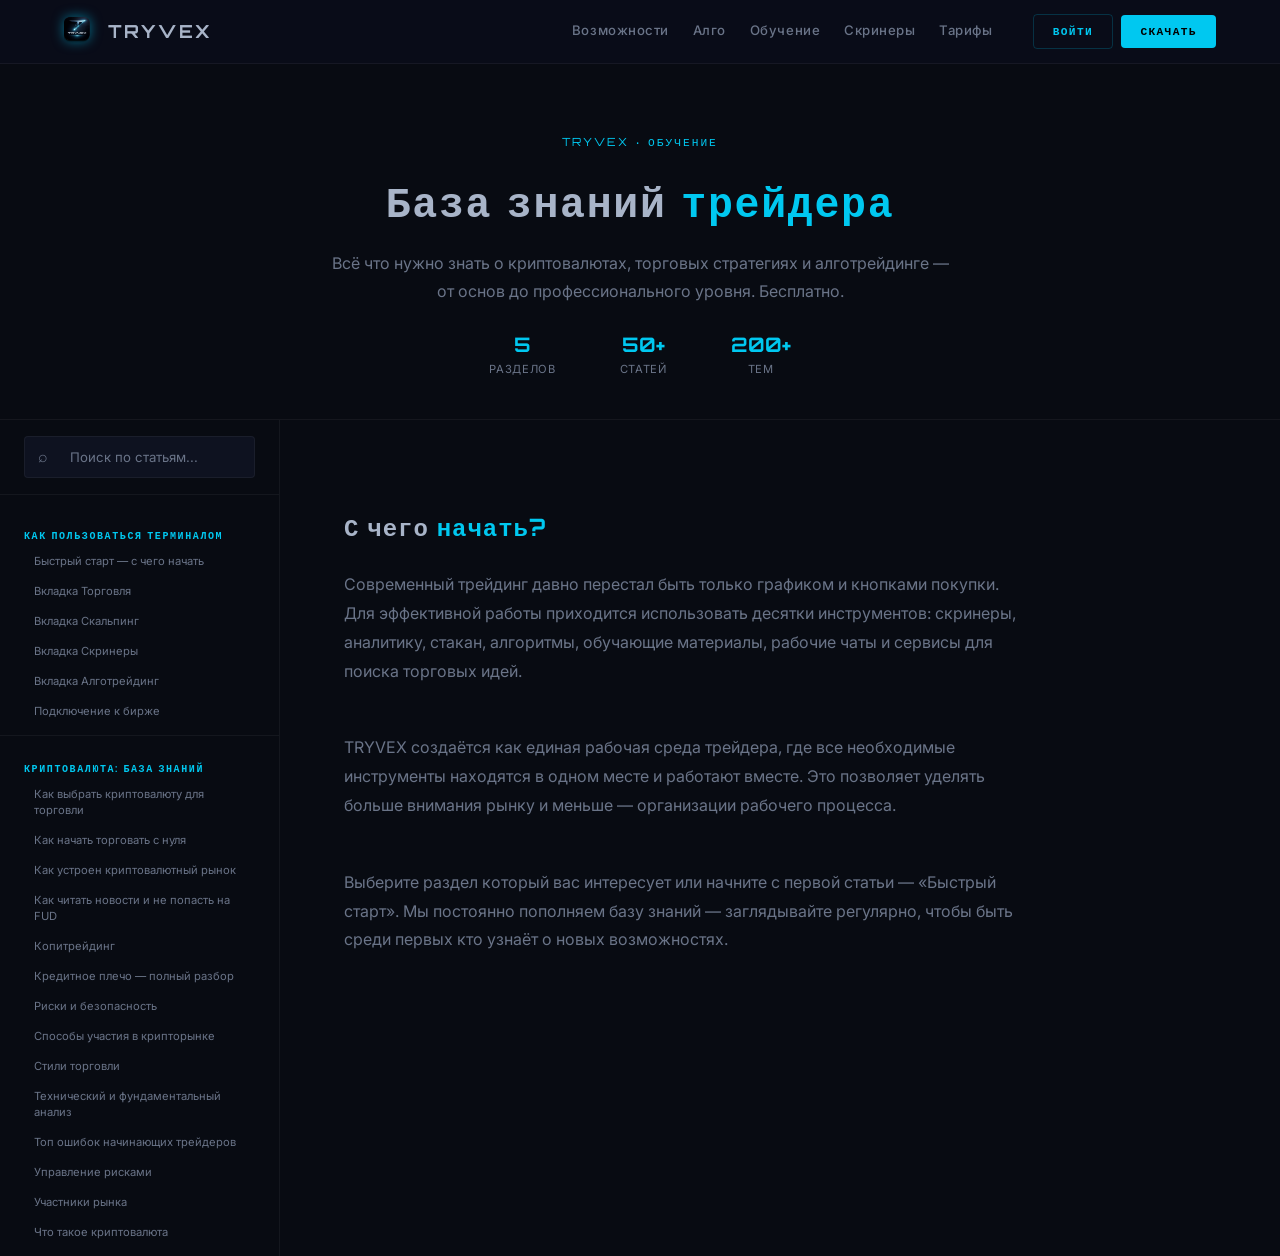
<file: app/education/index.html>
﻿<!DOCTYPE html>
<html lang="ru">
<head>
  <meta charset="UTF-8">
  <meta name="viewport" content="width=device-width, initial-scale=1.0">
  <title>Обучение трейдингу бесплатно — криптовалюта, скальпинг, алготрейдинг | TRYVEX</title>
  <meta name="description" content="Бесплатное обучение трейдингу с нуля. Что такое криптовалюта, технический анализ, управление рисками, скальпинг, алготрейдинг, торговые стратегии. 50+ статей, 200+ тем. База знаний TRYVEX.">
  <meta name="keywords" content="обучение трейдингу, обучение трейдингу бесплатно, обучение трейдингу с нуля, курс по трейдингу бесплатно, как научиться торговать на бирже, с чего начать трейдинг, трейдинг для начинающих, трейдинг с нуля, как стать трейдером, обучение торговле криптовалютой, как торговать криптовалютой, как начать торговать на бирже, криптовалюта для начинающих, основы трейдинга, база знаний трейдера, словарь трейдера, термины трейдинга, технический анализ криптовалюта, технический анализ для начинающих, как делать технический анализ, уровни поддержки и сопротивления, как определять уровни, свечной анализ, японские свечи, паттерны свечей, молот свеча, поглощение паттерн, голова и плечи, двойная вершина, двойное дно, индикаторы технического анализа, RSI индикатор, как использовать RSI, дивергенция RSI, MACD индикатор, скользящие средние, EMA, SMA, bollinger bands, объёмный анализ, анализ объёмов, управление рисками в трейдинге, риск менеджмент, стоп лосс, тейк профит, как ставить стоп лосс, мани менеджмент, размер позиции, кредитное плечо криптовалюта, как использовать плечо, ликвидация позиции, фандинг рейт, изолированная маржа, кросс маржа, скальпинг обучение, скальпинг криптовалюта, скальпинг стратегия, как скальпировать, скальпинг для начинающих, дейтрейдинг, внутридневная торговля, свинг трейдинг, среднесрочная торговля, позиционная торговля, долгосрочные инвестиции, холд криптовалюта, алготрейдинг обучение, торговые стратегии, прибыльные стратегии торговли, трендовые стратегии, стратегии на разворот, пробой уровня стратегия, ретест уровня, торговля по скользящим средним, золотой крест, мёртвый крест, что такое криптовалюта, что такое биткоин, что такое эфириум, как устроен криптовалютный рынок, как работает биржа, спот торговля, фьючерсная торговля, как торговать фьючерсами, торговля деривативами, что такое bybit, что такое binance, как зарегистрироваться на bybit, как зарегистрироваться на binance, как создать api ключи bybit, как создать api ключи binance, p2p торговля, как купить usdt, как вывести деньги с биржи, что такое usdt, стейблкоины, usdc, dai, стакан ордеров, как читать стакан, bid ask, спред, ликвидность, копитрейдинг, как выбрать трейдера для копирования, топ ошибок трейдеров, ошибки начинающих трейдеров, почему трейдеры теряют деньги, психология трейдинга, как контролировать эмоции в трейдинге, как не потерять депозит, как сохранить депозит, fomo трейдинг, dca стратегия, усреднение позиции, стейкинг криптовалюта, defi, nft, web3, арбитраж криптовалюта, как зарабатывать на криптовалюте, способы заработка на крипте, TRYVEX обучение, торговый терминал обучение, бесплатное обучение трейдингу">
  <link rel="canonical" href="https://tryvex.online/app/education/index.html">
  <meta property="og:type"        content="website">
  <meta property="og:title"       content="Обучение трейдингу бесплатно — 50+ статей | TRYVEX">
  <meta property="og:description" content="Бесплатная база знаний трейдера. Криптовалюта, скальпинг, алготрейдинг, стратегии — 50+ статей без регистрации.">
  <meta property="og:image"       content="https://tryvex.online/assets/images/logo.png">
  <meta property="og:url"         content="https://tryvex.online/app/education/index.html">
  <meta property="og:site_name"   content="TRYVEX">
  <link rel="icon" type="image/png" href="../../assets/icons/favicon.png">
  <link rel="stylesheet" href="../../assets/css/variables.css">
  <link rel="stylesheet" href="../../assets/css/reset.css">
  <link rel="stylesheet" href="../../assets/css/main.css">
  <link rel="stylesheet" href="../../assets/css/nav.css">
  <style>

    body { background: var(--color-bg); color: var(--color-text); }

    .edu-page { padding-top: 64px; min-height: 100vh; }

    /* ── Hero ── */
    .edu-hero {
      padding: var(--space-xl) 0 var(--space-lg);
      border-bottom: 1px solid var(--color-border);
      text-align: center;
    }
    .edu-hero__label {
      display: inline-block;
      font-family: var(--font-primary);
      font-size: var(--size-xs);
      letter-spacing: 0.18em;
      color: var(--color-accent);
      margin-bottom: var(--space-sm);
    }
    .edu-hero__title {
      font-family: var(--font-primary);
      font-size: clamp(1.8rem, 4vw, 2.6rem);
      font-weight: 700;
      color: var(--color-silver);
      letter-spacing: 0.04em;
      margin-bottom: var(--space-sm);
    }
    .edu-hero__title span { color: var(--color-accent); }
    .edu-hero__desc {
      font-size: var(--size-base);
      color: var(--color-text-dim);
      max-width: 620px;
      margin: 0 auto var(--space-md);
      line-height: 1.7;
    }
    .edu-hero__stats {
      display: flex;
      align-items: center;
      justify-content: center;
      gap: var(--space-xl);
      flex-wrap: wrap;
    }
    .edu-hero__stat {
      text-align: center;
    }
    .edu-hero__stat-value {
      font-family: var(--font-primary);
      font-size: var(--size-xl);
      font-weight: 700;
      color: var(--color-accent);
    }
    .edu-hero__stat-label {
      font-size: var(--size-xs);
      color: var(--color-text-dim);
      letter-spacing: 0.06em;
      text-transform: uppercase;
    }

    /* ── Поиск ── */
    .edu-search-wrap {
      display: none; /* убран отдельный блок */
    }
    .edu-search {
      position: relative;
      width: 100%;
    }
    .edu-search__input {
      width: 100%;
      padding: 0.75rem 1rem 0.75rem 2.8rem;
      background: var(--color-bg-card);
      border: 1px solid var(--color-border);
      border-radius: var(--radius-sm);
      color: var(--color-text);
      font-size: var(--size-sm);
      outline: none;
      transition: var(--transition);
      box-sizing: border-box;
    }
    .edu-search__input::placeholder { color: var(--color-text-dim); }
    .edu-search__input:focus {
      border-color: var(--color-accent);
      box-shadow: 0 0 0 2px rgba(0,212,255,0.1);
    }
    .edu-search__icon {
      position: absolute;
      left: 0.9rem;
      top: 50%;
      transform: translateY(-50%);
      color: var(--color-text-dim);
      font-size: var(--size-base);
      pointer-events: none;
    }

    /* ── Основной layout ── */
    .edu-layout {
      display: grid;
      grid-template-columns: 280px 1fr;
      gap: 0;
      min-height: calc(100vh - 64px);
    }
    @media (max-width: 900px) { .edu-layout { grid-template-columns: 1fr; } }

    /* ── Сайдбар ── */
    .edu-sidebar {
      border-right: 1px solid var(--color-border);
      padding: 0;
      position: sticky;
      top: 64px;
      height: calc(100vh - 64px);
      overflow-y: auto;
      display: flex;
      flex-direction: column;
    }
    .edu-sidebar__search {
      padding: var(--space-sm) var(--space-md);
      border-bottom: 1px solid var(--color-border);
      flex-shrink: 0;
    }
    .edu-sidebar__nav {
      flex: 1;
      overflow-y: auto;
      padding: var(--space-sm) 0;
    }
    .edu-sidebar__nav::-webkit-scrollbar { width: 4px; }
    .edu-sidebar__nav::-webkit-scrollbar-thumb { background: var(--color-border); border-radius: 2px; }
    @media (max-width: 900px) {
      .edu-sidebar {
        position: static;
        height: auto;
        border-right: none;
        border-bottom: 1px solid var(--color-border);
        padding: var(--space-md) 0;
      }
    }
    .edu-sidebar::-webkit-scrollbar { width: 4px; }
    .edu-sidebar::-webkit-scrollbar-thumb { background: var(--color-border); border-radius: 2px; }

    .edu-chapter {
      margin-bottom: 0;
    }
    .edu-chapter + .edu-chapter {
      border-top: 1px solid var(--color-border);
      margin-top: var(--space-xs);
      padding-top: var(--space-xs);
    }
    .edu-chapter__title {
      font-family: var(--font-primary);
      font-size: 10px;
      font-weight: 700;
      letter-spacing: 0.16em;
      color: var(--color-accent);
      padding: var(--space-sm) var(--space-md) 4px;
      text-transform: uppercase;
    }
    .edu-nav-item {
      display: block;
      width: 100%;
      text-align: left;
      padding: 0.45rem var(--space-md) 0.45rem calc(var(--space-md) + 8px);
      font-size: var(--size-xs);
      color: var(--color-text-dim);
      cursor: pointer;
      transition: var(--transition);
      border-left: 2px solid transparent;
      background: none;
      border-right: none;
      border-top: none;
      border-bottom: none;
      line-height: 1.4;
    }
    .edu-nav-item:hover {
      color: var(--color-text);
      background: rgba(255,255,255,0.03);
      border-left-color: var(--color-border-hover);
    }
    .edu-nav-item--active {
      color: var(--color-accent);
      border-left-color: var(--color-accent);
      background: var(--color-accent-glow);
    }
    .edu-nav-item__soon {
      display: inline-block;
      font-size: 9px;
      font-family: var(--font-primary);
      font-weight: 700;
      letter-spacing: 0.08em;
      color: var(--color-text-dim);
      border: 1px solid var(--color-border);
      border-radius: 3px;
      padding: 1px 5px;
      margin-left: 6px;
      vertical-align: middle;
      opacity: 0.7;
    }

    /* ── Контент ── */
    .edu-content {
      padding: var(--space-xl) var(--space-xl);
      max-width: 800px;
    }
    @media (max-width: 900px) { .edu-content { padding: var(--space-md); } }

    /* Хлебные крошки */
    .edu-breadcrumb {
      font-size: var(--size-xs);
      color: var(--color-text-dim);
      margin-bottom: var(--space-md);
      display: flex;
      align-items: center;
      gap: 6px;
    }
    .edu-breadcrumb span { color: var(--color-accent); }

    .edu-article__title {
      font-family: var(--font-primary);
      font-size: clamp(1.4rem, 3vw, 1.9rem);
      font-weight: 700;
      color: var(--color-silver);
      letter-spacing: 0.04em;
      margin-bottom: var(--space-lg);
      line-height: 1.2;
    }
    .edu-article__title span { color: var(--color-accent); }

    /* Секции статьи */
    .edu-section {
      margin-bottom: var(--space-lg);
      padding-bottom: var(--space-lg);
      border-bottom: 1px solid var(--color-border);
    }
    .edu-section:last-of-type {
      border-bottom: none;
    }
    .edu-section__heading {
      font-family: var(--font-primary);
      font-size: var(--size-base);
      font-weight: 600;
      color: var(--color-silver);
      letter-spacing: 0.04em;
      margin-bottom: var(--space-sm);
      padding-left: var(--space-sm);
      border-left: 2px solid var(--color-accent);
    }
    .edu-section__text {
      font-size: var(--size-sm);
      color: var(--color-text-dim);
      line-height: 1.9;
      white-space: pre-line;
    }
    .edu-section__text strong { color: var(--color-silver); }

    /* Навигация между статьями */
    .edu-nav-btns {
      display: flex;
      justify-content: space-between;
      gap: var(--space-sm);
      margin-top: var(--space-2xl);
      padding-top: var(--space-lg);
      border-top: 1px solid var(--color-border);
      flex-wrap: wrap;
    }
    .edu-nav-btn {
      display: flex;
      flex-direction: column;
      gap: 4px;
      padding: var(--space-sm) var(--space-md);
      background: var(--color-bg-card);
      border: 1px solid var(--color-border);
      border-radius: var(--radius-sm);
      cursor: pointer;
      transition: var(--transition);
      max-width: 48%;
      text-align: left;
    }
    .edu-nav-btn:hover { border-color: var(--color-accent); }
    .edu-nav-btn--next { text-align: right; margin-left: auto; }
    .edu-nav-btn__label {
      font-size: 10px;
      color: var(--color-text-dim);
      letter-spacing: 0.1em;
      font-family: var(--font-primary);
    }
    .edu-nav-btn__title {
      font-size: var(--size-sm);
      color: var(--color-silver);
      font-weight: 500;
    }

    /* Экран приветствия (когда статья не выбрана) */
    .edu-welcome {
      padding: var(--space-md) 0 var(--space-2xl);
      max-width: 700px;
    }
    .edu-welcome__title {
      font-family: var(--font-primary);
      font-size: var(--size-2xl);
      font-weight: 700;
      color: var(--color-silver);
      letter-spacing: 0.04em;
      margin-bottom: var(--space-md);
    }
    .edu-welcome__title span { color: var(--color-accent); }
    .edu-welcome__desc {
      font-size: var(--size-base);
      color: var(--color-text-dim);
      line-height: 1.8;
      margin-bottom: var(--space-xl);
    }
    .edu-welcome__chapters {
      display: grid;
      grid-template-columns: 1fr 1fr 1fr;
      gap: var(--space-md);
    }
    @media (max-width: 640px) { .edu-welcome__chapters { grid-template-columns: 1fr; } }
    .edu-welcome__chapter {
      background: var(--color-bg-card);
      border: 1px solid var(--color-border);
      border-radius: var(--radius-sm);
      padding: var(--space-md);
      cursor: pointer;
      transition: var(--transition);
    }
    .edu-welcome__chapter:hover { border-color: var(--color-accent); }
    .edu-welcome__chapter-title {
      font-family: var(--font-primary);
      font-size: var(--size-sm);
      font-weight: 600;
      color: var(--color-silver);
      margin-bottom: 6px;
      letter-spacing: 0.04em;
    }
    .edu-welcome__chapter-count {
      font-size: var(--size-xs);
      color: var(--color-text-dim);
    }

    /* Поиск — результаты */
    .search-results {
      display: none;
      border-top: 1px solid var(--color-border);
      margin-top: var(--space-xs);
    }
    .search-result-item {
      padding: 0.45rem var(--space-md);
      cursor: pointer;
      border-bottom: 1px solid rgba(255,255,255,0.04);
      transition: var(--transition);
    }
    .search-result-item:hover { background: rgba(255,255,255,0.03); }
    .search-result-item__title {
      font-size: var(--size-xs);
      color: var(--color-silver);
      font-weight: 500;
      line-height: 1.4;
    }
    .search-result-item__chapter {
      font-size: 10px;
      color: var(--color-text-dim);
      margin-top: 2px;
    }
    .search-highlight { color: var(--color-accent); font-weight: 600; }

  </style>
  <!-- Yandex.Metrika counter -->
  <script type="text/javascript">
    (function(m,e,t,r,i,k,a){m[i]=m[i]||function(){(m[i].a=m[i].a||[]).push(arguments)};m[i].l=1*new Date();for(var j=0;j<document.scripts.length;j++){if(document.scripts[j].src===r){return;}}k=e.createElement(t),a=e.getElementsByTagName(t)[0],k.async=1,k.src=r,a.parentNode.insertBefore(k,a)})(window,document,'script','https://mc.yandex.ru/metrika/tag.js?id=109677314','ym');
    ym(109677314,'init',{ssr:true,webvisor:true,clickmap:true,ecommerce:"dataLayer",referrer:document.referrer,url:location.href,accurateTrackBounce:true,trackLinks:true});
  </script>
  <noscript><div><img src="https://mc.yandex.ru/watch/109677314" style="position:absolute; left:-9999px;" alt=""/></div></noscript>
  <!-- /Yandex.Metrika counter -->
</head>
<body>

  <header class="nav" id="nav">
    <div class="nav__inner container">
      <a href="https://tryvex.online/" class="nav__logo">
        <img class="nav__logo-svg" src="../../assets/images/icon.png" alt="TRYVEX">
        <span class="nav__logo-text">TRYVEX</span>
      </a>
      <nav class="nav__links" id="navLinks">
        <a href="../../index.html#features"  class="nav__link">Возможности</a>
        <a href="../algo/index.html"          class="nav__link">Алго</a>
        <a href="index.html"                 class="nav__link nav__link--active">Обучение</a>
        <!-- Соцсеть временно скрыта -->
        <a href="../screeners/index.html"    class="nav__link">Скринеры</a>
        <a href="../../index.html#pricing"   class="nav__link">Тарифы</a>
      </nav>
      <div class="nav__actions">
        <a href="../../pages/login.html"    class="btn btn-outline btn--sm">Войти</a>
        <a href="../../index.html#download" class="btn btn-primary btn--sm">Скачать</a>
      </div>
      <button class="nav__burger" id="navBurger"><span></span><span></span><span></span></button>
    </div>
  </header>

  <div class="edu-page">

    <!-- Hero -->
    <div class="edu-hero">
      <div class="container">
        <div class="edu-hero__label">TRYVEX · ОБУЧЕНИЕ</div>
        <h1 class="edu-hero__title">База знаний <span>трейдера</span></h1>
        <p class="edu-hero__desc">
          Всё что нужно знать о криптовалютах, торговых стратегиях и алготрейдинге — от основ до профессионального уровня. Бесплатно.
        </p>
        <div class="edu-hero__stats">
          <div class="edu-hero__stat">
            <div class="edu-hero__stat-value">5</div>
            <div class="edu-hero__stat-label">Разделов</div>
          </div>
          <div class="edu-hero__stat">
            <div class="edu-hero__stat-value">50+</div>
            <div class="edu-hero__stat-label">Статей</div>
          </div>
          <div class="edu-hero__stat">
            <div class="edu-hero__stat-value">200+</div>
            <div class="edu-hero__stat-label">Тем</div>
          </div>
        </div>
      </div>
    </div>

    <!-- Layout -->
    <div class="edu-layout">

      <!-- Сайдбар -->
      <aside class="edu-sidebar">
        <div class="edu-sidebar__search">
          <div class="edu-search">
            <span class="edu-search__icon">⌕</span>
            <input class="edu-search__input" type="text" id="searchInput" placeholder="Поиск по статьям...">
          </div>
          <div class="search-results" id="searchResults"></div>
        </div>
        <div class="edu-sidebar__nav" id="eduSidebar"></div>
      </aside>

      <!-- Контент -->
      <main class="edu-content" id="eduContent"></main>

    </div>

  </div>

  <script type="module" src="../../js/nav.js"></script>
  <script>

  // ══════════════════════════════════════════════════════════
  // ДАННЫЕ
  // ══════════════════════════════════════════════════════════

  const chapters = [
    {
      id: 'terminal', title: 'Как пользоваться терминалом',
      articles: [
        { id: 'start', title: 'Быстрый старт — с чего начать', sections: [
          { h: 'Первый запуск', b: 'После запуска терминала вы попадаете на вкладку Торговля. Чтобы начать работу без биржевого аккаунта — просто перейдите в раздел Подключение и выберите Демо-режим. Если у вас уже есть аккаунт на бирже — добавьте API-ключи там же.' },
          { h: 'Демо-режим', b: 'В демо-режиме все данные реальные — графики, стакан, цены обновляются в реальном времени — но ордера не исполняются на бирже. Это идеальный способ изучить терминал и протестировать стратегии без финансового риска. Выберите Демо в разделе Подключение и нажмите Подключить.' },
          { h: 'Навигация по вкладкам', b: 'В верхней панели расположены все разделы терминала:\n• Торговля — основной график, стакан и управление ордерами\n• Скальпинг — многопанельный интерфейс для быстрой торговли с несколькими инструментами одновременно\n• Позиции — открытые позиции и балансы по монетам\n• Алготрейдинг — торговые роботы, работающие автоматически\n• Скринеры — поиск торговых возможностей по всему рынку\n• Обучение — эта страница' },
        ]},
        { id: 'trading', title: 'Вкладка Торговля', sections: [
          { h: 'Выбор инструмента', b: 'В верхней части страницы нажмите на название инструмента (например BTCUSDT) и начните вводить название монеты. Появится список подходящих инструментов с популярными парами вверху — выберите нужный кликом или нажмите Enter.' },
          { h: 'Таймфреймы', b: 'Над графиком расположены кнопки таймфреймов: 1м, 5м, 15м, 30м, 1ч, 4ч, 1д. Нажмите кнопку «…» чтобы увидеть дополнительные таймфреймы. Таймфрейм определяет сколько времени отображает каждая свеча — например на 15м каждая свеча = 15 минут торговли.' },
          { h: 'Стакан ордеров', b: 'Справа от графика расположен стакан — список активных заявок на покупку (зелёные, Bid) и продажу (красные, Ask). Чем больше объём на уровне — тем крупнее отображение строки.\n\nКлик левой кнопкой мыши по любому уровню в стакане автоматически подставляет эту цену в торговую панель для выставления ордера.' },
          { h: 'Навигация по графику', b: 'Прокручивайте колесо мыши для изменения масштаба. Удерживайте левую кнопку мыши и тяните для перемещения по истории. Двойной клик сбрасывает масштаб и возвращает к актуальным данным.' },
        ]},
        { id: 'scalping', title: 'Вкладка Скальпинг', sections: [
          { h: 'Что такое скальпинг-режим', b: 'Скальпинг — торговля на коротких движениях цены. В TRYVEX скальпинг-режим позволяет открыть несколько независимых панелей с разными инструментами и работать с ними одновременно на одном экране.' },
          { h: 'Открыть новую панель', b: 'Нажмите кнопку + в верхней части вкладки. Появится плавающая панель с графиком и стаканом. Введите название инструмента в поле ввода вверху панели — начнёт показываться список с подсказками — и нажмите Enter или выберите из списка.' },
          { h: 'Синхронизация (цветные группы)', b: 'Цветные кружки в заголовке каждой панели — это группы синхронизации. Панели одного цвета следят за одним инструментом: меняете символ в одной — меняется во всех панелях той же группы. Удобно когда вы смотрите на один инструмент сразу в нескольких таймфреймах.' },
          { h: 'Страницы рабочих пространств', b: 'В нижней части вкладки расположены вкладки-страницы (1, 2, 3...). Каждая страница — отдельный набор панелей. Вы можете сохранить одну конфигурацию для скальпинга фьючерсов, другую — для спотовой торговли, и быстро переключаться между ними.' },
          { h: 'Перемещение и размер панелей', b: 'Тяните панель за заголовок чтобы переместить. Тяните за правый нижний угол для изменения размера. Панели автоматически прилипают к краям экрана и друг к другу для аккуратного расположения.' },
        ]},
        { id: 'screeners-tab', title: 'Вкладка Скринеры', sections: [
          { h: 'Что такое скринер и зачем он нужен', b: 'Скринер автоматически сканирует весь рынок — сотни инструментов одновременно — и показывает только те, которые соответствуют заданным критериям. Вместо того чтобы вручную просматривать каждую монету, скринер делает это за вас и подсвечивает интересные ситуации в реальном времени.' },
          { h: 'Скринер резких движений', b: 'Отслеживает весь рынок фьючерсов Bybit и фиксирует момент когда цена инструмента резко ускоряется. Сигнал появляется раньше, чем большинство трейдеров успевают заметить движение.\n\nКнопки фильтрации:\n• Источник (Bybit Fut, Binance Spot) — какие биржи сканировать\n• Мин. % — минимальный процент изменения для попадания в список\n• Период — за какое время считается изменение\n• Сторона — показывать только рост, только падение, или всё' },
          { h: 'Скринер плит', b: 'Сканирует стаканы ордеров по всем инструментам и ищет уровни с аномально большим объёмом — «плиты». Плита — это заявка, объём которой в несколько раз превышает средний по стакану. Такие уровни часто работают как поддержка или сопротивление.\n\n• Мин. кратность — во сколько раз объём уровня должен превышать средний\n• Сторона — Все / Bid (поддержка) / Ask (сопротивление)' },
          { h: 'Как открыть инструмент из скринера', b: 'В правом верхнем углу каждого скринера расположен переключатель «Открывать в: Торговля / Скальпинг». Нажмите на строку в таблице — инструмент автоматически откроется в выбранном разделе.' },
        ]},
        { id: 'algo-tab', title: 'Вкладка Алготрейдинг', sections: [
          { h: 'Что такое торговый робот', b: 'Торговый робот — алгоритм, который автоматически открывает и закрывает сделки по строго заданным правилам. Он работает 24/7 без вашего участия: не устаёт, не отвлекается, не поддаётся эмоциям.' },
          { h: 'Выбор и настройка стратегии', b: 'В левой части вкладки — список стратегий. Раздел «Встроенные» содержит готовые проверенные стратегии. Раздел «Личные» — ваши собственные. Нажмите на стратегию чтобы увидеть описание и параметры.\n\nПосле выбора стратегии укажите инструмент, объём, стоп-лосс, тейк-профит и параметры специфичные для стратегии. Нажмите Старт — робот начнёт работу немедленно.' },
          { h: 'Мониторинг и остановка', b: 'Во время работы отображается статус в реальном времени: текущая фаза (ожидание сигнала / в позиции / выход), направление сделки, уровень стопа. В логе внизу — все действия робота с временными метками.\n\nНажмите Стоп для плановой остановки. Важно: остановка не закрывает открытые позиции автоматически.' },
        ]},
        { id: 'connect', title: 'Подключение к бирже', sections: [
          { h: 'Зачем подключать биржу', b: 'Без подключения к бирже терминал работает в демо-режиме: вы видите реальные котировки, графики и стаканы, но не можете торговать реальными деньгами. Подключение открывает полный функционал:\n• Выставление реальных ордеров прямо из терминала\n• Просмотр своих позиций и балансов в реальном времени\n• Запуск торговых роботов на реальном счёте' },
          { h: 'API-ключи на Bybit', b: '1. Зайдите на bybit.com и войдите в аккаунт\n2. Нажмите на аватар → Настройки аккаунта → API → Создать новый ключ\n3. Выберите тип: Системно-сгенерированный ключ API\n4. Дайте разрешения: Чтение + Торговля\n5. ВАЖНО: НЕ включайте разрешение на вывод средств\n6. Скопируйте API Key и Secret — Secret показывается только один раз' },
          { h: 'API-ключи на Binance', b: '1. Зайдите на binance.com → аватар → Управление API\n2. Создать API → введите название → пройдите верификацию\n3. Включите разрешения: Чтение, Спотовая торговля, Фьючерсная торговля\n4. Ограничьте доступ по IP для безопасности\n5. Сохраните ключи — Secret показывается только один раз' },
          { h: 'Безопасность ключей', b: 'Никогда не давайте разрешение на вывод средств в API-ключах. Ваши ключи хранятся зашифрованными только на вашем компьютере — мы не имеем к ним никакого доступа. Рекомендуем также ограничить ключи по IP-адресу в настройках биржи.' },
          { h: 'Демо-режим Bybit', b: 'Bybit предоставляет официальный демо-аккаунт с виртуальным балансом на реальных котировках. Зарегистрируйтесь на bybit.com, перейдите в Demo Trading и получите отдельные API-ключи для демо. В TRYVEX включите переключатель «Demo» при добавлении подключения.' },
        ]},
      ]
    },
    {
      id: 'crypto', title: 'Криптовалюта: база знаний',
      articles: [
        { id: 'what-is-crypto', title: 'Что такое криптовалюта', sections: [
          { h: 'Простыми словами', b: 'Криптовалюта — это цифровые деньги, существующие только в виде записей в распределённой базе данных. Их никто не печатает, ни одно государство или центральный банк их не контролирует. Транзакции подтверждаются математически — через криптографические алгоритмы, отсюда и название.\n\nКлючевые свойства криптовалюты:\n• Децентрализация — нет единого управляющего центра\n• Прозрачность — все транзакции публичны и проверяемы\n• Необратимость — подтверждённую транзакцию нельзя отменить\n• Псевдоанонимность — адреса кошельков не привязаны к личности напрямую\n• Ограниченная эмиссия — у большинства монет есть максимальный лимит выпуска\n\nВ отличие от обычных денег, которые банк может заморозить или инфляция может обесценить, криптовалюта принадлежит только тому, кто владеет приватным ключом. Нет ключа — нет доступа. Есть ключ — никто не может забрать средства.' },
          { h: 'Что такое блокчейн', b: 'Блокчейн — технологическая основа криптовалют. Это база данных особого типа: информация хранится не на одном сервере, а одновременно на тысячах независимых компьютеров (нодах) по всему миру.\n\nКак устроен блок:\nКаждый блок содержит набор транзакций, временную метку и хеш предыдущего блока. Хеш — это уникальный цифровой отпечаток данных. Если изменить хоть один символ в блоке — изменится его хеш, что сломает всю цепочку следующих блоков. Чтобы подделать запись, нужно пересчитать всю цепочку быстрее чем это делает весь остальной майнинг-пул. На практике — невозможно.\n\nПочему это революционно:\nДо блокчейна для перевода денег нужен был посредник — банк, который подтверждает что у вас есть средства и деньги не были потрачены дважды. Блокчейн решает эту задачу математически, без посредников. Это первый в истории механизм цифрового доверия без центрального органа.' },
          { h: 'Bitcoin — цифровое золото', b: 'Bitcoin (BTC) создан в 2009 году. Его автор — человек или группа людей под псевдонимом Сатоши Накамото — до сих пор неизвестны. В январе 2009 года был добыт первый блок (Genesis Block), а первая реальная транзакция состоялась в мае 2010 года: 10 000 BTC были уплачены за две пиццы.\n\nПочему Bitcoin особенный:\n• Максимальный лимит — ровно 21 миллион монет. Больше никогда не будет создано. Это жёсткий дефляционный механизм, встроенный в код\n• Халвинг — каждые 210 000 блоков (~4 года) вознаграждение майнерам уменьшается вдвое. Это снижает скорость эмиссии и исторически предшествует сильным бычьим циклам\n• Наибольшая капитализация и ликвидность среди всех криптовалют\n• Принят как платёжное средство в ряде стран, включая Сальвадор\n• Хранится институциональными инвесторами как защитный актив наравне с золотом\n\nBitcoin часто называют «цифровым золотом» — не потому что им платят за покупки, а потому что он служит средством долгосрочного сохранения стоимости в условиях инфляции традиционных валют.' },
          { h: 'Ethereum и смарт-контракты', b: 'Ethereum (ETH) — вторая по капитализации криптовалюта, запущенная в 2015 году разработчиком Виталиком Бутериным. Если Bitcoin — это цифровые деньги, то Ethereum — это программируемый блокчейн, глобальный компьютер без центра управления.\n\nСмарт-контракт — это программа, которая хранится на блокчейне и автоматически выполняется при наступлении заданных условий. Никто не может её остановить или изменить после деплоя. Примеры:\n• «Перевести 1 ETH на адрес X, если адрес Y отправил документ до даты Z»\n• «Распределить прибыль протокола между держателями токена пропорционально их доле»\n\nНа Ethereum построена большая часть крипто-экосистемы:\n• DeFi — децентрализованные биржи, кредитные протоколы, стейблкоины\n• NFT — стандарты ERC-721 и ERC-1155\n• DAO — децентрализованные автономные организации\n• Layer 2 решения — Arbitrum, Optimism, Polygon для масштабирования\n\nВ 2022 году Ethereum перешёл с Proof-of-Work на Proof-of-Stake, снизив потребление энергии на 99.95%.' },
          { h: 'Альткоины — всё кроме Bitcoin', b: 'Альткоин (alternative coin) — любая криптовалюта кроме Bitcoin. Их существуют тысячи, и они решают самые разные задачи.\n\nОсновные категории:\n• Платформы для смарт-контрактов: Ethereum, Solana, BNB Chain, Avalanche, Cardano — конкурируют за разработчиков и пользователей dApps\n• Стейблкоины: USDT, USDC, DAI — привязаны к доллару, используются для торговли и хранения без волатильности\n• DeFi-токены: токены децентрализованных протоколов (Uniswap, Aave, Compound)\n• Мем-коины: Dogecoin, Shiba Inu — изначально шуточные, но набравшие огромную аудиторию\n• Токены проектов: представляют долю в конкретном продукте или дают права управления\n\nВажно понимать: большинство альткоинов сильно коррелирует с Bitcoin. Когда BTC падает — альткоины падают сильнее. Когда BTC растёт — альткоины растут быстрее, но и риски выше.' },
        ]},
        { id: 'market', title: 'Как устроен криптовалютный рынок', sections: [
          { h: 'Биржи — где происходит торговля', b: 'Криптовалютная биржа — платформа где покупатели и продавцы выставляют заявки, а система их сводит. Существуют два типа:\n\nЦентрализованные биржи (CEX): Binance, Bybit, OKX, Coinbase, Kraken. Работают как традиционные биржи — компания-оператор хранит средства и ведёт книгу ордеров. Плюсы: скорость, удобство, глубокий стакан. Минусы: нужна верификация (KYC), средства на хранении у третьей стороны.\n\nДецентрализованные биржи (DEX): Uniswap, dYdX, Curve. Работают через смарт-контракты напрямую из кошелька. Верификация не нужна, средства всегда у вас. Минусы: выше комиссии, меньше ликвидности для редких пар.\n\nЛиквидность — ключевой параметр биржи. Чем больше участников и объём торгов, тем легче купить или продать большой объём без значительного сдвига цены. На Binance и Bybit ликвидность по топовым парам исчисляется миллиардами долларов в сутки.' },
          { h: 'Спот, фьючерсы и маржинальная торговля', b: 'Спот-торговля — самый простой тип. Вы покупаете монету и становитесь её владельцем. Если купили 1 BTC — у вас есть 1 BTC. Прибыль или убыток фиксируется только при продаже.\n\nФьючерсы — контракты на будущую цену актива. Вы не покупаете саму монету, а торгуете контрактом. Это открывает две важные возможности:\n• Лонг (Long) — ставка на рост цены\n• Шорт (Short) — ставка на падение цены, можно зарабатывать на снижении\n• Кредитное плечо — торговать объёмом в 10, 20, 50 и более раз больше имеющихся средств\n\nПерпетуальные фьючерсы (Perpetual Swaps) — бессрочные контракты без даты экспирации. Самый популярный инструмент для активной торговли на Bybit и Binance.\n\nФандинг — плата за удержание позиции в перпетуальных фьючерсах. Каждые 8 часов лонги платят шортам (или наоборот) в зависимости от того, какая сторона перегружена. Это механизм привязки цены контракта к спотовой.' },
          { h: 'Рыночная капитализация и объём торгов', b: 'Рыночная капитализация (Market Cap) = текущая цена × количество монет в обращении.\n\nКлассификация по капитализации:\n• Large Cap (>$10 млрд) — Bitcoin, Ethereum, BNB. Наибольшая стабильность, ликвидность, меньшая волатильность\n• Mid Cap ($1–10 млрд) — устоявшиеся проекты с реальной базой пользователей. Баланс между риском и потенциалом\n• Small Cap (<$1 млрд) — высокий потенциал роста, высокий риск. Манипуляции ценой возможны при малом объёме\n\nОбъём торгов (Volume) — суммарный оборот за период. Высокий объём при движении цены подтверждает сигнал. Низкий объём при росте — признак слабости движения.\n\nFully Diluted Valuation (FDV) — капитализация с учётом всех монет, которые будут выпущены в будущем. Важный показатель: если FDV в 10 раз выше текущей капитализации — значит впереди большая эмиссия, которая будет давить на цену.' },
          { h: 'Что движет ценой криптовалюты', b: 'Цена криптовалюты определяется балансом спроса и предложения в каждый момент времени. На этот баланс влияет множество факторов:\n\nМакроэкономика:\n• Ставки центральных банков — при высоких ставках инвесторы уходят в облигации, крипта падает\n• Инфляция — высокая инфляция толкает инвесторов в защитные активы, включая BTC\n• Ликвидность рынков — сколько денег в системе в целом\n\nСобытия крипто-рынка:\n• Халвинг Bitcoin — исторически запускает бычий цикл через 6–12 месяцев\n• Листинг на крупной бирже — краткосрочный рост на 20–50%\n• Взломы и эксплойты — обвал не только взломанного проекта, но и всего рынка\n• Регуляторные новости — решения SEC, запреты или легализация в крупных странах\n\nКрупные игроки (киты):\n• Кошельки с балансом >1000 BTC отслеживаются on-chain аналитиками\n• Перемещение крупных сумм на биржи — сигнал возможной продажи\n• Накопление в холодных кошельках — сигнал долгосрочного удержания\n\nПсихология толпы:\n• Страх (FUD) и жадность (FOMO) — главные эмоциональные двигатели цены\n• Индекс страха и жадности (Fear & Greed Index) — от 0 (крайний страх) до 100 (крайняя жадность)\n• Экстремальный страх исторически означает хорошее время для покупки, экстремальная жадность — для фиксации прибыли' },
          { h: 'Рыночные циклы', b: 'Криптовалютный рынок движется в чётко выраженных циклах, исторически привязанных к халвингу Bitcoin.\n\nФазы цикла:\n1. Накопление — цена долго стоит на дне, объёмы низкие. Крупные игроки тихо накапливают позиции\n2. Рост — цена начинает медленно расти, новости улучшаются, приходят новые инвесторы\n3. Эйфория — цена резко ускоряется, каждый разговор о крипте, FOMO максимальный. Именно здесь умные деньги начинают продавать\n4. Распределение — цена топчется на пике, крупные игроки выходят\n5. Коррекция — падение на 60–90% от пика. Большинство розничных инвесторов держат убыточные позиции\n6. Боковик — долгая консолидация перед следующим накоплением\n\nПонимание циклов не даёт возможности точно предсказать пики и дно — но помогает не покупать на эйфории и не продавать в панике.' },
        ]},
        { id: 'ta-fa', title: 'Технический и фундаментальный анализ', sections: [
          { h: 'Технический анализ — основы', b: 'Технический анализ (ТА) — метод прогнозирования движения цены на основе изучения исторических данных: графиков, объёмов и паттернов. Ключевая идея: всё что влияет на цену уже отражено в цене, а история повторяется, потому что человеческая психология не меняется.\n\nТри кита технического анализа:\n1. Рынок учитывает всё — фундаментальные данные, новости, настроения — всё это уже в цене\n2. Цены движутся в трендах — тренд проще продолжить чем развернуть\n3. История повторяется — одни и те же паттерны работают снова и снова на разных инструментах и таймфреймах\n\nТА не даёт точных предсказаний — он работает с вероятностями. Хороший технический аналитик не говорит «цена точно вырастет», он говорит «по данной конфигурации вероятность роста выше чем падения, и я знаю где окажусь неправ».' },
          { h: 'Уровни поддержки и сопротивления', b: 'Уровни — фундамент технического анализа. Поддержка — ценовая зона где спрос исторически превышал предложение и цена разворачивалась вверх. Сопротивление — зона где предложение побеждало спрос и цена разворачивалась вниз.\n\nКак определять уровни:\n• Исторические максимумы и минимумы — цена помнит где была\n• Зоны высокого объёма — где прошло много сделок\n• Круглые числа ($50 000, $100 000 для BTC) — психологически значимые отметки\n• Предыдущие зоны консолидации — боковики часто становятся поддержкой/сопротивлением\n\nПравило смены ролей: пробитое сопротивление становится поддержкой, пробитая поддержка — сопротивлением. Это один из самых надёжных принципов технического анализа.\n\nЧем больше касаний уровня — тем он значимее. Уровень с 5 касаниями сильнее уровня с 2 касаниями.' },
          { h: 'Свечной анализ и паттерны', b: 'Японские свечи — основной способ отображения цены. Каждая свеча показывает 4 значения за период: открытие, максимум, минимум, закрытие. Тело свечи — расстояние между открытием и закрытием. Тени (фитили) — крайние значения.\n\nОдиночные паттерны:\n• Молот — маленькое тело вверху, длинная нижняя тень. Покупатели выкупили снижение — разворотный сигнал на дне\n• Падающая звезда — маленькое тело внизу, длинная верхняя тень. Продавцы продавили рост — разворотный сигнал на вершине\n• Доджи — открытие и закрытие почти совпадают. Равновесие сил, возможный разворот\n• Марибозу — длинное тело без теней. Сильное направленное движение без откатов\n\nДвойные паттерны:\n• Бычье поглощение — красная свеча полностью «поглощается» зелёной. Быки взяли контроль\n• Медвежье поглощение — зеркально, разворот вниз\n• Харами — маленькая свеча внутри большой. Неопределённость, замедление тренда\n\nТройные паттерны:\n• Три белых солдата — три последовательных зелёных свечи с закрытием у максимума. Подтверждение восходящего тренда\n• Три чёрных вороны — зеркально, подтверждение нисходящего\n• Утренняя звезда — три свечи: большая красная, маленькая доджи, большая зелёная. Разворот вверх' },
          { h: 'Индикаторы технического анализа', b: 'Индикаторы — математические формулы применённые к ценовым данным. Делятся на трендовые (следят за направлением) и осцилляторы (измеряют перегрев).\n\nСкользящие средние (MA):\nSMA — простое среднее за N периодов. EMA — экспоненциальное, больший вес у свежих данных. Используются для определения тренда и уровней динамической поддержки/сопротивления. MA20 — краткосрочный тренд, MA50 — среднесрочный, MA200 — долгосрочный.\n\nRSI (Relative Strength Index):\nОсциллятор от 0 до 100. Выше 70 — актив перекуплен (возможная коррекция). Ниже 30 — перепродан (возможный отскок). Дивергенция между RSI и ценой — один из сильнейших сигналов разворота.\n\nMACD:\nРазница между EMA12 и EMA26. Когда линия MACD пересекает сигнальную снизу вверх — сигнал на покупку. Гистограмма показывает силу импульса.\n\nBollinger Bands:\nСредняя скользящая + две полосы на расстоянии 2 стандартных отклонения. При сужении полос ожидается сильное движение. Выход цены за полосу — сигнал экстремального движения.\n\nVolume Profile:\nРаспределение объёма по ценовым уровням. Зоны высокого объёма — сильные поддержки/сопротивления. Зоны низкого объёма — цена проходит их быстро.' },
          { h: 'Фундаментальный анализ в крипте', b: 'Фундаментальный анализ (ФА) — оценка реальной ценности проекта, а не движения его графика. В отличие от акций, у криптовалют нет прибыли и дивидендов, поэтому ФА здесь имеет свою специфику.\n\nЧто оцениваем:\n\nТехнология и продукт:\n• Какую реальную проблему решает проект?\n• Есть ли рабочий продукт или только белая бумага?\n• Уникальность — чем отличается от конкурентов?\n• Технический аудит — был ли код проверен независимыми аудиторами?\n\nКоманда:\n• Публичность — анонимные команды несут меньше ответственности\n• Опыт — работали ли они в крупных компаниях или успешных крипто-проектах?\n• Активность в GitHub — регулярно ли обновляется код?\n\nТокеномика:\n• Максимальный supply — сколько монет будет существовать\n• Распределение — какой процент у команды, инвесторов, общества\n• Vesting — когда команда и инвесторы могут продать свои токены (разлок)\n• Инфляция/дефляция — механизмы сжигания или дополнительной эмиссии\n\nАдопция:\n• TVL (Total Value Locked) для DeFi-протоколов\n• Количество активных адресов\n• Транзакционная активность\n• Партнёрства и интеграции' },
        ]},
        { id: 'risks', title: 'Риски и безопасность', sections: [
          { h: 'Рыночные риски', b: 'Криптовалюта — один из самых волатильных классов активов в мире. Bitcoin может упасть на 30% за неделю и вырасти на 50% за месяц. Альткоины движутся ещё агрессивнее.\n\nОсновные рыночные риски:\n• Волатильность — резкие движения цены в обе стороны\n• Ликвидационный риск — при использовании плеча позиция закрывается принудительно при достижении уровня ликвидации\n• Корреляция — большинство монет падает одновременно с Bitcoin\n• Регуляторный риск — страны могут запретить или ограничить работу с криптовалютой\n• Технологический риск — ошибки в коде протокола могут привести к потере средств\n\nПравило №1: никогда не вкладывайте больше, чем готовы потерять полностью. Криптовалюта — это не банковский вклад.' },
          { h: 'Мошенничество — виды и защита', b: 'Крипто-пространство привлекает мошенников из-за необратимости транзакций и анонимности. Знание схем — лучшая защита.\n\nPump & Dump:\nОрганизаторы тихо скупают малоликвидную монету, затем запускают агрессивный маркетинг в Telegram-каналах и социальных сетях. Цена взлетает — розничные инвесторы покупают на FOMO — организаторы продают на пике. Цена обваливается в 5–10 раз.\n\nРуг-пул (Rug Pull):\nКоманда запускает проект, собирает средства инвесторов через IDO или liquidity pool, затем внезапно выводит все средства и исчезает. Признаки: анонимная команда, нет аудита кода, огромные обещания доходности.\n\nФишинг:\nПоддельные сайты бирж, кошельков, DeFi-протоколов. Вводите seed-фразу или приватный ключ — средства уходят немедленно. Всегда проверяйте URL, используйте закладки браузера для важных сайтов.\n\nScam-проекты:\nКрасивый сайт, белая бумага, активные соцсети — но нет реального продукта. Проверяйте GitHub: если репозиторий пустой или последний коммит был год назад — красный флаг.\n\nГарантированный доход:\nВ крипте нет гарантий. «Вложи 1 BTC — получи 2 BTC» — это мошенничество без исключений. Схемы Понци работают пока приходят новые деньги.' },
          { h: 'Безопасное хранение криптовалюты', b: 'Ключевой принцип: не ваши ключи — не ваши монеты. Если криптовалюта лежит на бирже, технически она принадлежит бирже. Биржи взламывают, они банкротятся (FTX в 2022 году — $8 млрд потерь клиентов).\n\nХолодные кошельки (Hardware Wallet):\nФизическое устройство (Ledger, Trezor) хранит приватные ключи офлайн. Для подтверждения транзакции нужно физически нажать кнопку на устройстве. Это наиболее безопасный способ для долгосрочного хранения крупных сумм.\n\nГорячие кошельки (Software Wallet):\nMobile или desktop приложения (MetaMask, Trust Wallet, Phantom). Удобны для активного использования DeFi. Риск выше чем у холодных — уязвимы для вредоносного ПО.\n\nБиржевое хранение:\nДопустимо только для рабочего капитала — средств которые вы активно используете для торговли. Долгосрочные накопления на биржах держать не стоит.\n\nSeed-фраза (мнемоника):\n12 или 24 слова которые являются мастер-ключом к кошельку. Записывайте только на бумагу, храните в нескольких местах. Никогда не фотографируйте, не вводите на сайтах, не отправляйте в мессенджерах. Кто знает seed — тот владеет кошельком.' },
          { h: 'Безопасность при торговле', b: 'API-ключи:\nПри подключении терминала к бирже через API — создавайте ключи только с правами на торговлю. Никогда не давайте разрешение на вывод средств. Если ключ скомпрометирован — максимум что потеряете это открытые позиции, но не сам капитал.\n\nДвухфакторная аутентификация (2FA):\nВключите 2FA на всех биржах и кошельках. Используйте приложение-аутентификатор (Google Authenticator, Authy) вместо SMS — SMS можно перехватить через атаку на SIM-карту.\n\nФишинговые атаки:\nВсегда проверяйте адресную строку браузера. Binance.com и Bínance.com — разные домены. Мошенники используют похожие символы из других алфавитов. Используйте только официальные ссылки с официальных сайтов.\n\nПубличный Wi-Fi:\nНикогда не проводите транзакции через незащищённые публичные сети. Используйте VPN или мобильный интернет.' },
        ]},
        { id: 'trading-styles', title: 'Стили торговли', sections: [
          { h: 'Скальпинг', b: 'Скальпинг — торговля на сверхкоротких движениях цены. Позиция удерживается от нескольких секунд до нескольких минут. Цель каждой сделки — небольшая прибыль (0.1–0.5%), но при высоком количестве сделок (10–50+ в день) это складывается в значимый результат.\n\nЧто нужно для скальпинга:\n• Скорость исполнения — каждая миллисекунда имеет значение, поэтому важен качественный терминал\n• Низкие комиссии — при большом количестве сделок комиссии съедают прибыль. Используйте лимитные ордера (maker) вместо рыночных (taker)\n• Высокая ликвидность — торгуйте только топовыми парами с глубоким стаканом (BTC, ETH, SOL)\n• Дисциплина — стоп-лосс всегда, без исключений\n• Концентрация — скальпинг требует полного внимания, нельзя отвлекаться\n\nТаймфреймы: 1м, 5м. Иногда тиковые графики.\n\nВ TRYVEX скальпинг-модуль создан специально для этого стиля: несколько панелей с разными инструментами, горячие клавиши для мгновенных входов, горизонтальный стакан для максимального обзора, синхронизация со скринерами.' },
          { h: 'Дейтрейдинг', b: 'Дейтрейдер открывает и закрывает все позиции в течение одного торгового дня. Никаких открытых позиций на ночь — нет риска ночных гэпов и неожиданных новостей.\n\nПреимущества:\n• Нет свопа (платы за перенос позиции через ночь)\n• Более предсказуемые условия — торгуете в рамках одной сессии\n• Быстрая обратная связь — результат виден каждый день\n\nСложности:\n• Требует 3–6 часов активного внимания у экрана\n• Высокий психологический стресс — много решений за день\n• Комиссии выше чем у свинг-трейдинга при том же объёме прибыли\n\nТаймфреймы: 5м, 15м, 1ч для входов. 4ч, 1д для общего контекста.\n\nЧто торговать: активные фьючерсные пары с высоким объёмом. Лучшее время — первые 2–3 часа после открытия американской сессии (15:30–18:00 МСК).' },
          { h: 'Свинг-трейдинг', b: 'Свинг-трейдер удерживает позиции от нескольких дней до нескольких недель, стремясь поймать одно большое движение внутри тренда или между уровнями.\n\nПочему многие выбирают свинг:\n• Не нужно сидеть у экрана — достаточно проверять раз в день\n• Меньше сделок — меньше комиссий, меньше стресса\n• Комфортно совмещать с основной работой\n• Соотношение риск/прибыль обычно лучше чем у скальпинга\n\nСтратегия:\nВход на откатах в рамках тренда или на пробое уровня. Стоп-лосс ниже ключевой поддержки. Тейк-профит на следующем уровне сопротивления или по трейлингу.\n\nТаймфреймы: 4ч, 1д для входов. 1нед для общей картины.\n\nГлавный враг свинг-трейдера — ночные новости и выходные. Фундаментальные события (решения ФРС, крупные хаки) могут полностью сломать технический сетап за одну ночь. Поэтому размер позиции и стоп-лосс особенно важны.' },
          { h: 'Позиционная торговля', b: 'Позиционный трейдер держит активы месяцами. Цель — поймать крупную трендовую волну, игнорируя краткосрочную волатильность.\n\nОтличие от HODLing:\nHODL — просто купить и держать. Позиционная торговля — активное управление: выбор точки входа, установка широкого стоп-лосса, частичная фиксация на ключевых уровнях.\n\nКогда это работает:\n• В начале бычьего цикла после халвинга Bitcoin\n• При покупке в зоне глубокой коррекции (-60–80% от максимума)\n• В активах с сильным фундаменталом и чётким нарративом роста\n\nТаймфреймы: 1нед, 1мес. Технический анализ используется для определения точки входа, а не для ежедневного управления.\n\nПсихология: главное испытание — пересидеть просадки 20–40% которые неизбежны даже в бычьем тренде. Без чёткого плана и понимания почему вы держите позицию — это невозможно.' },
          { h: 'Как выбрать свой стиль торговли', b: 'Не существует «лучшего» стиля — каждый подходит разным людям в разных ситуациях. Вопросы для выбора:\n\nСколько времени вы готовы посвящать торговле?\n• Несколько часов в день — скальпинг или дейтрейдинг\n• 30–60 минут — свинг-трейдинг\n• 5–10 минут — позиционная торговля\n\nКакой у вас темперамент?\n• Любите быстрые решения и адреналин — скальпинг\n• Предпочитаете обдуманные действия — свинг или позиционная\n\nКакой капитал?\n• Маленький (<$1 000) — комиссии при скальпинге могут съесть прибыль, лучше свинг\n• Большой — любой стиль, но диверсификация обязательна\n\nРекомендация для новичков: начните со свинг-трейдинга. Меньше стресса, больше времени на анализ каждой сделки, легче учиться на ошибках. Освоив базовые принципы — переходите к более активным стилям если хотите.' },
        ]},
        { id: 'risk-management', title: 'Управление рисками', sections: [
          { h: 'Почему риск-менеджмент важнее точности входа', b: 'Большинство начинающих трейдеров одержимы поиском «идеального входа». Профессионалы сосредоточены на управлении риском. Почему?\n\nМатематика на вашей стороне:\nЕсли ваш средний убыток = 1%, а средняя прибыль = 2% (соотношение 1:2), то при точности входа всего 40% вы в плюсе:\n40 прибыльных сделок × 2% = +80%\n60 убыточных сделок × 1% = -60%\nИтог: +20% даже при большинстве убыточных сделок.\n\nПри соотношении 1:3 достаточно угадывать лишь 25% сделок чтобы оставаться в прибыли.\n\nЗолотое правило: никогда не входите в сделку если потенциальная прибыль менее чем вдвое превышает допустимый убыток. Если стоп стоит в 1% от цены входа — тейк-профит должен быть минимум в 2% выше.' },
          { h: 'Размер позиции', b: 'Размер позиции — самый важный параметр управления рисками. Именно он определяет сколько вы потеряете если сделка пойдёт против вас.\n\nФормула риска на сделку:\nРиск на сделку = Размер позиции × Расстояние до стоп-лосса\n\nПример:\nДепозит $10 000. Риск на сделку — 1% = $100.\nЦена входа в BTC: $50 000. Стоп: $49 500 (1% ниже).\nМаксимальный размер позиции: $100 / 1% = $10 000 (или 0.2 BTC).\n\nОбщие правила:\n• Не рискуйте более 1–2% капитала в одной сделке\n• При серии убытков уменьшайте размер, не увеличивайте\n• Никогда не усредняйте убыточную позицию без чёткого плана\n• Суммарный открытый риск по всем позициям — не более 5–10% депозита' },
          { h: 'Стоп-лосс — обязательный элемент', b: 'Стоп-лосс — ордер который автоматически закрывает позицию при достижении заданного уровня убытка. Это не просто инструмент — это принцип торговли.\n\nПравила стоп-лосса:\n• Определяйте стоп до входа в сделку, а не после\n• Размещайте стоп за значимым уровнем (поддержка, сопротивление, локальный минимум/максимум)\n• Никогда не передвигайте стоп дальше от цены входа — только к безубытку или в сторону прибыли\n• Не снимайте стоп «пока рынок не развернётся» — это главная ошибка которая уничтожает депозиты\n\nВиды стопов:\nФиксированный стоп — на конкретном ценовом уровне.\nТрейлинг-стоп — следует за ценой на заданном расстоянии, автоматически фиксирует прибыль при развороте.\nВременной стоп — закрыть позицию если она не достигла цели за N свечей (говорит о том что идея не работает).\n\nВ TRYVEX трейлинг-стоп реализован в стратегии TrailingAdd — робот автоматически сдвигает стоп по мере движения цены в вашу сторону.' },
          { h: 'Кредитное плечо — как не потерять всё', b: 'Плечо — инструмент для увеличения потенциальной прибыли, который одновременно кратно увеличивает риск.\n\nКак работает ликвидация:\nПри плече ×10 движение цены на 10% против вас = потеря 100% маржи (ликвидация).\nПри плече ×20 хватит движения в 5%.\nПри плече ×100 — уже 1%.\n\nВ крипте движения на 3–10% внутри дня — норма. Это делает высокое плечо экстремально опасным.\n\nРазумное использование плеча:\n• Новичкам — не более ×3–5\n• Опытным трейдерам — ×5–10 при коротком удержании и жёстком стопе\n• Плечо ×20 и выше — только для очень коротких сделок с минимальным риском на капитал\n\nПлечо не увеличивает вашу точность — оно увеличивает цену ошибки. Профессионалы используют умеренное плечо и большую часть прибыли берут за счёт точности входа и управления позицией, а не за счёт плеча.' },
          { h: 'Психология трейдера', b: 'Психология — то где большинство теряют деньги даже при правильной системе. Рынок создаёт ситуации которые провоцируют именно те решения которые приведут к убытку.\n\nFOMO (Fear Of Missing Out):\nВидите сильное движение которое уже прошло 10%. Хочется запрыгнуть. Именно в этот момент профессионалы выходят, а новички входят. Решение: если пропустили вход — ждите следующую возможность. Рынок всегда даёт новые.\n\nМесть рынку:\nПосле убытка хочется «отыграться» — немедленно открыть следующую сделку с увеличенным размером. Это самый быстрый способ превратить один убыток в серию. Решение: после убытка — пауза. Минимум 30 минут, лучше — весь день.\n\nЖадность:\nПрибыльная позиция достигла цели, но «ещё чуть-чуть дойдёт». Рынок разворачивается, прибыль сокращается, вы фиксируете меньше чем планировали или уходите в убыток. Решение: тейк-профит по плану, частичная фиксация на первой цели.\n\nПаралич анализа:\nСтолько индикаторов, столько противоречивых сигналов — решение принять невозможно. Решение: упростить систему до 2–3 критериев входа.\n\nТорговый журнал:\nЗаписывайте каждую сделку: инструмент, направление, причина входа, уровень стопа и тейка, результат, заметки. Через 50–100 сделок вы увидите паттерны своих ошибок — это невозможно увидеть без журнала.' },
        ]},
        { id: 'earning', title: 'Способы участия в крипторынке', sections: [
          { h: 'Активная торговля', b: 'Спот и фьючерсная торговля — покупка и продажа активов с целью заработать на изменении цены. Это самый известный, но далеко не единственный способ участвовать в крипторынке.\n\nСпот-торговля:\nВы покупаете монету и владеете ею. Прибыль = разница цен продажи и покупки. Подходит для среднесрочных и долгосрочных позиций. Нет риска ликвидации.\n\nФьючерсная торговля:\nТоргуете контрактами без владения активом. Доступны лонги (на рост) и шорты (на падение), кредитное плечо. Потенциально более высокая доходность при большем риске.\n\nЧто нужно для успеха:\n• Понимание технического анализа\n• Чёткая торговая система с правилами входа и выхода\n• Жёсткое управление рисками\n• Дисциплина следовать плану, а не эмоциям\n• Торговый журнал для анализа результатов\n\nВ TRYVEX вы можете торговать на Bybit и Binance прямо из терминала — стакан, график и торговая панель в одном окне.' },
          { h: 'Стейкинг и пассивный доход', b: 'Стейкинг — блокировка криптовалюты в сети или протоколе для получения вознаграждения. Подходит тем кто не хочет активно торговать.\n\nNative Staking (стейкинг сети):\nБлокируете монеты в блокчейне с Proof-of-Stake (Ethereum, Cardano, Solana). Становитесь валидатором или делегируете токены валидатору. Доходность: 3–8% годовых.\n\nLiquid Staking:\nПолучаете ликвидный токен взамен заблокированных (stETH вместо ETH). Можно одновременно и получать стейкинг-вознаграждение, и использовать средства в DeFi. Протоколы: Lido, Rocket Pool.\n\nCentralized Staking (на бирже):\nBinance Earn, Bybit Savings — простейший способ. Вы просто держите монеты в продукте биржи и получаете процент. Удобно но есть риск биржи.\n\nYield Farming в DeFi:\nПредоставляете ликвидность в пулы децентрализованных бирж и получаете комиссии от торгов. Доходность может быть очень высокой, но есть специфические риски: impermanent loss, риск смарт-контракта.\n\nВажно: всегда оценивайте реальную доходность с учётом волатильности самой монеты. 20% годовых в токене который упал на 80% — это убыток.' },
          { h: 'DCA — стратегия для долгосрочных инвесторов', b: 'Dollar Cost Averaging (DCA) — регулярная покупка фиксированной суммы актива независимо от текущей цены. Это простейшая и одна из наиболее эффективных долгосрочных стратегий.\n\nКак работает:\nВы покупаете на $100 каждую неделю независимо от цены. Когда цена высокая — покупаете меньше монет. Когда низкая — больше. Со временем средняя цена покупки оказывается ниже чем если бы вы купили всё разом на пике.\n\nПример (упрощённый):\nНеделя 1: BTC = $40 000, куплено 0.0025 BTC\nНеделя 2: BTC = $30 000, куплено 0.0033 BTC\nНеделя 3: BTC = $50 000, куплено 0.002 BTC\nСредняя цена: $300 / 0.0078 BTC = $38 460 — ниже чем два из трёх моментов\n\nДля кого подходит:\n• Нет времени следить за рынком\n• Инвестируете часть зарплаты регулярно\n• Горизонт — 2–5 лет и более\n• Верите в долгосрочный рост Bitcoin или Ethereum\n\nПсихологическое преимущество DCA — вы не пытаетесь «угадать дно». Это снижает стресс и устраняет ошибки тайминга.' },
          { h: 'Алготрейдинг', b: 'Алгоритмическая торговля — автоматическое исполнение торговых стратегий без участия человека. Программа следует строгим правилам: когда входить, как управлять позицией, когда выходить.\n\nПреимущества перед ручной торговлей:\n• Работает 24/7 — крипторынок не спит, робот тоже\n• Нет эмоций — строго следует стратегии без FOMO и паники\n• Мгновенная реакция — миллисекунды против секунд у человека\n• Бэктест — можно проверить стратегию на годах исторических данных до запуска\n• Диверсификация — несколько роботов на разных инструментах одновременно\n\nВиды алгоритмических стратегий:\n• Трендовые — следование тренду по сигналам индикаторов\n• Сеточные — покупки при снижении, продажи при росте через равные интервалы\n• Арбитражные — использование разницы цен между биржами\n• Маркет-мейкинг — постоянное поддержание заявок bid и ask\n\nВ TRYVEX алготрейдинг доступен в тарифе Pro. Вы можете использовать готовые стратегии из библиотеки или написать собственную на C# прямо в терминале. Если нет навыков программирования — закажите бота у нас, мы реализуем любую идею.' },
          { h: 'Арбитраж', b: 'Арбитраж — одновременная покупка актива там где дешевле и продажа там где дороже, для получения безрисковой (теоретически) прибыли на разнице цен.\n\nВиды криптоарбитража:\n\nМежбиржевой арбитраж:\nBTC стоит $50 000 на Binance и $50 050 на Coinbase. Купить на Binance, продать на Coinbase, заработать $50 минус комиссии. На практике разница минимальна и требует автоматизации.\n\nТриангулярный арбитраж:\nВнутри одной биржи: BTC → ETH → USDT → BTC. Если цепочка обменов даёт больше чем начали — прибыль. Окна закрываются за миллисекунды, нужны боты.\n\nFunding Rate Арбитраж:\nЕсли фандинг по перпетуальным фьючерсам очень высокий (лонги платят шортам) — открываем шорт на фьючерсах и хедж-лонг на споте. Зарабатываем фандинг при нейтральной позиции.\n\nLead-Lag арбитраж:\nНекоторые инструменты движутся раньше других. Алгоритм отслеживает «лидера» и торгует «лаггером» в ту же сторону. Реализован в терминале TRYVEX как стратегия BinanceLeadBot.' },
        ]},
        { id: 'defi', title: 'DeFi, NFT и Web3', sections: [
          { h: 'DeFi — децентрализованные финансы', b: 'DeFi (Decentralized Finance) — финансовые сервисы построенные на блокчейне, работающие без банков, брокеров и других посредников. Все операции выполняются смарт-контрактами автоматически.\n\nОсновные категории DeFi:\n\nДецентрализованные биржи (DEX):\nUniswap, Curve, dYdX — торговля токенами напрямую из кошелька. Не нужна регистрация и верификация. Работают через пулы ликвидности (AMM — Automated Market Maker): ликвидность обеспечивают пользователи, которые получают комиссию от торгов.\n\nДецентрализованное кредитование:\nAave, Compound — берёте кредит под залог криптовалюты или даёте деньги в долг и получаете проценты. Всё автоматически через смарт-контракты. Ставки определяются алгоритмически в зависимости от спроса.\n\nСтейблкоины:\nUSDT, USDC — централизованные, обеспечены реальными долларами. DAI — децентрализованный, обеспечен залогом в ETH. Используются как «тихая гавань» внутри крипто-экосистемы.\n\nРиски DeFi:\n• Риск смарт-контракта — баги в коде могут привести к потере всех средств протокола\n• Impermanent Loss — при предоставлении ликвидности в AMM если цена активов расходится, вы теряете по сравнению с простым удержанием\n• Риск управления — токены управления дают власть над протоколом, злоупотребления возможны' },
          { h: 'NFT — цифровая собственность', b: 'NFT (Non-Fungible Token) — уникальный цифровой актив на блокчейне. В отличие от обычных токенов (BTC, ETH) которые взаимозаменяемы (один BTC = другому BTC), каждый NFT уникален и не имеет аналогов.\n\nКак работает NFT:\nСмарт-контракт записывает в блокчейн информацию о том что конкретный кошельков-адрес является владельцем конкретного уникального токена. Это криптографически верифицированное доказательство права собственности.\n\nПрименения NFT:\n• Цифровое искусство — художники продают работы напрямую коллекционерам без галерей, получая процент от каждой перепродажи\n• Игровые предметы — оружие, скины, земли в метавселенных (Axie Infinity, Decentraland)\n• Членство и доступ — NFT как билет в закрытое сообщество или мероприятие\n• Документы и сертификаты — дипломы, права собственности на недвижимость\n\nРеальность рынка NFT:\nВ 2021–2022 годах рынок NFT переживал огромный спекулятивный пузырь. Большинство проектов потеряло 95–99% стоимости. Сейчас рынок более зрелый: ценность сохраняют проекты с реальным utility и устойчивыми сообществами.' },
          { h: 'Web3 — следующее поколение интернета', b: 'Web3 — концепция нового интернета построенного на блокчейн-технологиях, где пользователи контролируют свои данные и цифровые активы.\n\nЭволюция интернета:\n• Web1 (1990-е–2000-е) — читаемый. Статичные сайты, пользователи только потребляют контент\n• Web2 (2000-е–сейчас) — читаемый + писаемый. Социальные сети, пользовательский контент. Но данные принадлежат платформам (Google, Facebook, Twitter)\n• Web3 — читаемый + писаемый + владеемый. Пользователь владеет своими данными, активами и идентичностью\n\nКлючевые концепции Web3:\n\nСамосуверенная идентичность (DID):\nВаша цифровая личность привязана к кошельку, а не к аккаунту в Google или Facebook. Одна идентичность для всех приложений.\n\nDAO (Decentralized Autonomous Organization):\nОрганизация управляемая смарт-контрактами и токен-голосованием. Нет CEO, нет совета директоров — решения принимаются держателями токенов управления.\n\nМетавселенные:\nВиртуальные миры где активы (земля, предметы, строения) существуют как NFT на блокчейне и имеют реальную ценность.\n\nТекущий статус:\nWeb3 всё ещё в ранней стадии. Много хайпа, много реальных проблем с удобством использования. Но фундаментальные идеи цифровой собственности и децентрализации продолжают развиваться.' },
        ]},
        { id: 'market-participants', title: 'Участники рынка', sections: [
          { h: 'Кто торгует на крипторынке', b: `Понимание того кто стоит по другую сторону каждой вашей сделки — одно из ключевых преимуществ профессионального трейдера.\n\nРозничные трейдеры (Retail):\nФизические лица торгующие собственным капиталом. Большинство по количеству, меньшинство по объёму. Склонны к эмоциональным решениям — покупают на пике эйфории, продают в панике на дне.\n\nИнституциональные инвесторы:\nХедж-фонды, инвестиционные банки, пенсионные фонды. Управляют миллиардами долларов. Торгуют через OTC чтобы не двигать цену своими объёмами. Их накопление/распределение видно на графике как длинные боковые консолидации.\n\nМаркет-мейкеры:\nПрофессиональные участники которые постоянно держат заявки на покупку и продажу, обеспечивая ликвидность рынка. Зарабатывают на спреде между bid и ask. Маркет-мейкеры не заинтересованы в направлении цены — им важен объём.\n\nКиты (Whales):\nФизические лица или организации владеющие настолько большим количеством монет, что их действия способны двигать цену. Для Bitcoin кит — это кошелёк с более чем 1000 BTC. Активность китов отслеживается через on-chain аналитику.` },
          { h: 'Киты — как они управляют рынком', b: `Кит не может просто продать всё — его продажа сдвинет цену вниз до того как он успеет выйти. Поэтому крупные игроки действуют методично и незаметно.\n\nНакопление (Accumulation):\nКит хочет купить большой объём. Делает это медленно — покупает небольшими частями в течение недель или месяцев. На графике это выглядит как длинный боковик с поддержкой снизу.\n\nРаспределение (Distribution):\nКит хочет продать накопленное. Аналогично — медленно, частями, не роняя рынок. На графике — боковик у максимумов.\n\nСтопхантинг (Stop Hunt):\nКиты знают где большинство розничных трейдеров ставят стоп-лоссы — за очевидными уровнями поддержки. Резкий выход за уровень с ликвидацией стопов, затем возврат — классическая манипуляция.\n\nКак отслеживать китов:\n• Whale Alert — уведомления о крупных on-chain транзакциях\n• Glassnode, CryptoQuant — аналитика потоков монет на биржи и с бирж\n• Крупный приток монет на биржи = возможная продажа\n• Крупный отток с бирж на холодные кошельки = накопление` },
          { h: 'Маркет-мейкеры и ликвидность', b: `Ликвидность — возможность купить или продать актив по рыночной цене без значительного сдвига этой цены.\n\nКак маркет-мейкер создаёт ликвидность:\nОн постоянно держит два ордера — купить чуть ниже текущей цены (bid) и продать чуть выше (ask). Спред между ними — его заработок.\n\nПочему это важно для трейдера:\n• На ликвидных парах (BTC, ETH) спред минимален — 0.01%\n• На неликвидных альткоинах спред может быть 1–5% — вы сразу в минусе при входе\n• Глубокий стакан = ваш крупный ордер не сдвинет цену\n\nПроскальзывание (Slippage):\nРазница между ожидаемой и реальной ценой исполнения при рыночном ордере. Используйте лимитные ордера чтобы избежать проскальзывания.` },
          { h: 'Алгоритмические трейдеры и боты', b: `Значительная часть объёма на криптобиржах — это алгоритмические стратегии, а не действия людей.\n\nВиды алгоритмов:\n• Маркет-мейкинговые боты — поддерживают ликвидность, зарабатывают спред\n• Арбитражные боты — ловят разницу цен между биржами за миллисекунды\n• Трендовые алгоритмы — следуют тренду по сигналам индикаторов\n• Ликвидационные охотники — намеренно двигают цену к скоплению стопов\n\nПочему это важно для ручного трейдера:\nАлгоритмы реагируют быстрее людей. Ручная торговля конкурентоспособна в нишах где алгоритмам сложно: нестандартные рыночные ситуации, новостные события, аномальные паттерны.\n\nВы сами можете создать собственный алгоритм в терминале TRYVEX — и конкурировать на равных условиях.` },
        ]},
        { id: 'usdt-stablecoins', title: 'Что такое USDT и стейблкоины', sections: [
          { h: 'Что такое стейблкоин', b: `Стейблкоин — криптовалюта с привязкой к стабильному активу, чаще всего к доллару США. Цена стейблкоина всегда максимально близка к $1.\n\nЗачем нужны стейблкоины:\nКриптовалютный рынок работает 24/7, банки — нет. Чтобы зафиксировать прибыль или переждать волатильность не выводя деньги на карту — трейдеры конвертируют активы в стейблкоины.\n\nОсновные сценарии:\n• Фиксация прибыли без вывода на банк\n• Ожидание точки входа в боковике\n• Торговые пары — большинство пар на биржах: BTCUSDT, ETHUSDT\n• Переводы между биржами — быстро и с минимальной комиссией\n• P2P операции — пополнение и вывод депозита` },
          { h: 'USDT — самый популярный стейблкоин', b: `USDT (Tether) — самый используемый стейблкоин в мире. Выпускается компанией Tether Limited и обеспечен резервами в долларах и облигациях.\n\nПочему именно USDT:\n• Наибольшее количество держателей — максимальная ликвидность\n• Доступен на всех крупных биржах\n• Большинство торговых пар именно с USDT\n\nСети USDT:\n• TRC20 (Tron) — комиссия около $1, самая экономичная для переводов\n• ERC20 (Ethereum) — комиссия $5–50 в зависимости от загруженности сети\n• BEP20 (BNB Chain) — комиссия около $0.1–0.5\n\nДля переводов между биржами рекомендуется TRC20 — минимальные комиссии.` },
          { h: 'USDC и другие стейблкоины', b: `USDC (USD Coin) — второй по объёму стейблкоин, выпускается Circle и Coinbase. Более прозрачен: Circle публикует ежемесячные аудиторские отчёты.\n\nDAI — децентрализованный стейблкоин от MakerDAO. Обеспечен криптовалютными залогами, не зависит от централизованной компании.\n\nUSDe (Ethena) — синтетический стейблкоин. Обеспечен дельта-нейтральными позициями на фьючерсах. Предлагает высокую доходность (~10–20%) но несёт дополнительные риски.\n\nРиски стейблкоинов:\n• Депег — потеря привязки к доллару. UST (Terra/Luna) в 2022 году упал до $0.01 за несколько дней, уничтожив $40 млрд капитализации\n• Регуляторный риск — USDT и USDC могут быть заморожены регуляторами\n• Централизация — Tether и Circle могут заморозить конкретные адреса` },
          { h: 'P2P — как пополнить и вывести депозит', b: `P2P (Peer-to-Peer) — торговля напрямую между пользователями через гарантию биржи. Биржа блокирует средства продавца до подтверждения оплаты покупателем.\n\nКак купить USDT через P2P (пополнение):\n1. Купить криптовалюту → P2P торговля\n2. Выбрать продавца: смотрите на количество сделок (от 300–500) и процент исполнения (от 95–96%)\n3. Ввести сумму, подтвердить сделку\n4. Перевести деньги по реквизитам обычным переводом\n5. Сообщить в чате что перевод выполнен\n6. Подтвердить оплату — USDT поступит на счёт\n\nКак вывести через P2P:\nАналогично, но выбираете покупателей USDT. Они переводят деньги вам, вы подтверждаете получение.\n\nПереводы между биржами:\nАктивы → Вывод → USDT → Сеть TRC20 → адрес получателя. Комиссия около $1.` },
        ]},
        { id: 'start-from-zero', title: 'Как начать торговать с нуля', sections: [
          { h: 'Правильная последовательность', b: `Большинство новичков делают одну и ту же ошибку: видят как кто-то заработал, регистрируются на бирже и сразу начинают торговать реальными деньгами. Результат предсказуем.\n\nПравильная последовательность:\n1. Теория — понять как устроен рынок, что такое стакан, свечи, уровни\n2. Демо-режим — торговать без реальных денег пока не будет стабильного результата 2–4 недели\n3. Минимальный депозит — начать с суммой которую не жалко потерять\n4. Масштабирование — увеличивать депозит только после стабильных результатов\n\nВ TRYVEX демо-режим встроен прямо в терминал — не нужно регистрироваться на бирже. Подключитесь к демо и начинайте практиковаться немедленно.` },
          { h: 'Выбор биржи', b: `Выбор биржи — первое практическое решение.\n\nКритерии:\nОбъём торгов — чем выше, тем глубже стакан и меньше проскальзывание. Для активной торговли: Binance, Bybit, OKX.\n\nИстория и репутация — избегайте малоизвестных бирж. FTX казалась надёжной до краха в 2022 году.\n\nДоступность — для русскоязычных трейдеров Bybit и OKX наиболее доступны без жёстких ограничений.\n\nКомиссии — стандарт на фьючерсах: Maker 0.02%, Taker 0.055%. Используйте лимитные ордера чтобы экономить.\n\nВерификация (KYC) — обязательна для полного доступа и защиты аккаунта.` },
          { h: 'Первые шаги на бирже', b: `После регистрации и верификации — обязательные шаги:\n\n1. Двухфакторная аутентификация:\nGoogle Authenticator или Authy. Без 2FA аккаунт уязвим — это не рекомендация, это обязательное действие.\n\n2. Тест на деривативы:\nПеред торговлей фьючерсами биржа требует пройти тест. Если ответ неверный — биржа показывает правильный. Пройдите внимательно — информация реально важна.\n\n3. Начните с малого:\nПервый реальный депозит — сумма с потерей которой вы психологически смиритесь. Обучение всегда стоит денег — лучше заплатить небольшую сумму сейчас, чем большую позже.` },
          { h: 'Как выстроить торговый процесс', b: `Торговля — это процесс, а не случайные решения. Профессионал отличается от любителя наличием системы.\n\nТорговый план:\nПеред каждой сделкой: почему входите, где стоп, где тейк-профит, какой размер позиции. Если не можете сформулировать причину входа — не входите.\n\nТорговый журнал:\nЗаписывайте каждую сделку: инструмент, направление, размер, причина входа, результат. Через 50–100 сделок увидите собственные паттерны ошибок.\n\nРаспорядок дня:\n• Утром — анализ рынка, ключевые уровни\n• В течение дня — торговля по плану\n• Вечером — разбор сделок в журнале\n\nЗнайте когда НЕ торговать:\n• Крупные новостные события (ФРС, CPI) — рынок непредсказуем\n• После серии убытков — остановитесь минимум на 2–3 часа\n• При отсутствии чёткого сигнала — лучший трейдер часто тот кто торгует меньше` },
        ]},
        { id: 'leverage-full', title: 'Кредитное плечо — полный разбор', sections: [
          { h: 'Как работает кредитное плечо', b: `Кредитное плечо (leverage) — инструмент позволяющий торговать объёмом превышающим ваш реальный капитал.\n\nПример x10:\nУ вас $1 000. При плече x10 вы открываете позицию на $10 000.\n• Цена выросла на 1% — прибыль $100 (10% от депозита)\n• Цена упала на 1% — убыток $100 (10% от депозита)\n• Цена упала на 10% — убыток $1 000 (100% = ликвидация)\n\nФормула расстояния до ликвидации:\n1 / плечо\n• x10 — движение 10% = ликвидация\n• x20 — движение 5% = ликвидация\n• x100 — движение 1% = ликвидация\n\nBTC легко двигается на 3–5% внутри дня. При высоком плече это критично.` },
          { h: 'Изолированная и кросс-маржа', b: `Два режима работы с маржой — принципиально разные по риску.\n\nИзолированная маржа (Isolated):\nВы выделяете конкретную сумму под конкретную позицию. При ликвидации теряете только её — остальной депозит в безопасности.\nПример: депозит $5 000, выделили $500 под позицию с x10. Ликвидация = потеря $500, не более.\nРекомендуется для большинства трейдеров.\n\nКросс-маржа (Cross):\nВесь баланс аккаунта используется как обеспечение всех позиций. При сильном движении можно потерять весь баланс, а не только маржу одной позиции.\nДля опытных трейдеров с захеджированными позициями.\n\nРекомендация: используйте изолированную маржу по умолчанию.` },
          { h: 'Разумное использование плеча', b: `Профессионалы используют плечо для оптимизации капитала, не для максимизации прибыли.\n\nПравильная логика:\nПри стопе 0.5% и плече x5 вы рискуете 2.5% депозита — нормально.\nПри стопе 0.5% и плече x50 вы рискуете 25% депозита — катастрофа.\n\nПлечо определяется размером стопа и допустимым риском, а не желаемой прибылью.\n\nРекомендации:\n• Новички — x2–3 максимум\n• Опытные с короткими стопами — x5–10\n• x20+ только для сделок длительностью секунды–минуты\n\nГлавная ошибка новичков: "поставлю большое плечо потому что уверен в сделке". Уверенность не отменяет вероятность ошибки — плечо только увеличивает её цену.` },
          { h: 'Фандинг-рейт', b: `Фандинг (Funding Rate) — периодические платежи между держателями лонгов и шортов в перпетуальных фьючерсах. Механизм привязки цены контракта к спотовой цене.\n\nКак работает:\nКаждые 8 часов биржа рассчитывает разницу между ценой контракта и спотом.\n• Контракт дороже спота (много лонгов) — лонги платят шортам\n• Контракт дешевле спота (много шортов) — шорты платят лонгам\n\nРазмер: обычно 0.01–0.03% каждые 8 часов. При экстремальном рынке — до 0.3%.\n\nПрактическое значение:\n• Высокий положительный фандинг = перегрев лонгов = возможная коррекция\n• Высокий отрицательный = слишком много шортов = возможный шорт-сквиз\n• При удержании позиции несколько дней — фандинг накапливается\n\nСтратегия: при очень высоком фандинге — шорт на фьючерсах + лонг на споте. Нейтральная позиция получает фандинг каждые 8 часов.` },
        ]},
        { id: 'beginner-mistakes', title: 'Топ ошибок начинающих трейдеров', sections: [
          { h: 'Торговля без плана', b: `Самая распространённая ошибка: торговля на ощущениях без чётких правил. Трейдер видит движение — входит. Видит прибыль — выходит. Видит убыток — ждёт. Это не торговля, это азартная игра.\n\nРешение: перед каждой сделкой ответьте на три вопроса:\n1. Почему я вхожу? (конкретный технический сигнал)\n2. Где я окажусь неправ? (уровень стоп-лосса)\n3. Какова моя цель? (уровень тейк-профита)\n\nЕсли не можете ответить — не входите.` },
          { h: 'Торговля без стоп-лосса', b: `Трейдер входит без стопа — "сейчас вернётся". Цена идёт дальше против. Убыток растёт. Теперь ждёт уже хотя бы "закрыть в минус 1%". Но цена продолжает падать.\n\nНа бирже это называют "резать лося" — закрывать позицию с большим убытком после долгого пересиживания. Один небольшой управляемый убыток превращается в катастрофу.\n\nПочему люди не ставят стопы:\n• Надеются что цена вернётся\n• Думают что "без фиксации убытка нет"\n• Думают что знают рынок лучше\n\nПравило без исключений: стоп-лосс ставится одновременно с открытием позиции.` },
          { h: 'Усреднение убыточной позиции', b: `Цена пошла против вас. Вместо закрытия убытка трейдер добирает позицию — усредняет. Логика: "нужно меньшее движение чтобы выйти в ноль".\n\nПочему это опасно:\nВы удваиваете риск на позицию которая уже показывает что вы были неправы. Сигнал на вход больше не актуален. Новая позиция открывается не по системе, а из желания отбить.\n\nИсключение — плановое усреднение:\nСтратегии TrailingAdd и сетка предусматривают доборы изначально с чёткими правилами. Это часть системы с заранее рассчитанным риском, а не "усреднение от страха".` },
          { h: 'FOMO и месть рынку', b: `FOMO (Fear Of Missing Out) — вход в позицию глядя на уже ушедшее движение.\n\nBTC вырос на 5% за час. Везде обсуждают. "Надо брать пока не улетело". Трейдер входит на хаях. Движение заканчивается. Откат. Убыток.\n\nВы входите в момент максимальной перегретости — когда риск наибольший. Именно в эти моменты профессионалы фиксируют прибыль.\n\nПравило: пропустили движение — ждите следующую возможность. Рынок всегда даёт новые входы.\n\nМесть рынку:\nПосле убытка открыть новую сделку с увеличенным объёмом чтобы отбить. После серии убытков делайте паузу минимум на 2–3 часа — прогулка, еда, фильм. Это не слабость, это профессионализм.` },
          { h: 'Нарушение мани-менеджмента', b: `Одна из самых разрушительных ошибок — изменение размера позиции под настроение.\n\nТипичные варианты:\n• "Эта сделка очень надёжная" — вхожу в 3 раза большим объёмом\n• "Надо отбить вчерашний убыток" — удваиваю позицию\n• "Сегодня всё идёт хорошо" — увеличиваю риск\n\nПравило профессионала:\nТоргуйте одинаковым размером позиции на каждой сделке независимо от уверенности. Размер пересматривайте не чаще раза в неделю — и только исходя из изменения размера депозита, не из текущего настроения.` },
        ]},
        { id: 'bybit-guide', title: 'Bybit — полное руководство', sections: [
          { h: 'Почему Bybit', b: `Bybit — одна из крупнейших криптовалютных бирж мира, основана в 2018 году. По объёму торгов фьючерсами входит в топ-3 глобально.\n\nПреимущества:\n• Высокая ликвидность — глубокий стакан по всем топовым парам\n• Доступность — работает для пользователей из России без VPN\n• Конкурентные комиссии — Maker 0.02%, Taker 0.055%\n• Официальный демо-аккаунт с реальными котировками\n• Широкий выбор: спот, линейные фьючерсы, обратные фьючерсы, опционы\n\nBybit поддерживается в терминале TRYVEX — подключение через API-ключи открывает полный функционал.` },
          { h: 'Регистрация и верификация', b: `Регистрация:\n1. Перейдите на bybit.com (только официальный сайт)\n2. Email и пароль, подтвердите email\n3. Обязательно включите 2FA (Google Authenticator)\n\nВерификация (KYC):\nПрофиль → Верификация → фото документа + селфи.\nЗанимает от нескольких минут до нескольких часов.\n\nТест на деривативы:\nПеред доступом к фьючерсам биржа требует пройти тест. Если ответ неверный — биржа показывает правильный. Пройдите внимательно — информация реально важна.` },
          { h: 'Структура аккаунта', b: `На Bybit деньги хранятся на разных суб-аккаунтах:\n\n• Финансовый аккаунт (Funding) — куда приходят средства с P2P\n• Единый торговый аккаунт (UTA) — для спота и деривативов\n\nДля начала торговли нужно перевести с финансового на торговый. Перевод мгновенный и без комиссии.\n\nПуть средств:\nP2P → Финансовый → Торговый → Торговля\n\nПри выводе — обратный путь:\nТорговый → Финансовый → P2P вывод на карту` },
          { h: 'API-ключи для TRYVEX', b: `Для подключения Bybit к терминалу TRYVEX:\n\n1. Профиль → Настройки аккаунта → API\n2. Создать новый ключ → Системно-сгенерированный\n3. Разрешения: Чтение + Торговля (фьючерсы и/или спот)\n4. НЕ включать разрешение на вывод средств\n5. Сохранить API Key и Secret Key — Secret показывается только один раз\n\nДемо-аккаунт Bybit:\nBybit предоставляет отдельный демо с виртуальным балансом. Создайте отдельные API-ключи для демо, в TRYVEX включите переключатель "Demo" при добавлении подключения.` },
        ]},
        { id: 'binance-guide', title: 'Binance — полное руководство', sections: [
          { h: 'Binance — крупнейшая биржа мира', b: `Binance основана в 2017 году — крупнейшая криптобиржа по объёму торгов. Более 120 миллионов пользователей по всему миру.\n\nОтличительные особенности:\n• Наибольший выбор торговых пар — более 350 спотовых пар\n• BNB-скидка — оплата комиссий токеном BNB даёт скидку 25%\n• Экосистема — Binance Labs, Launchpad, BNB Chain\n• Earn-продукты — стейкинг, Flexible Savings, Dual Investment\n\nВ TRYVEX поддерживаются оба подключения — и Binance Spot, и Binance Futures.` },
          { h: 'Регистрация и API', b: `Регистрация:\n1. binance.com → Зарегистрироваться\n2. Email + пароль, подтверждение\n3. Обязательно: 2FA через Google Authenticator\n4. Верификация личности: Управление аккаунтом → Верификация\n\nAPI для TRYVEX:\n1. Профиль → Управление API → Создать API\n2. Разрешения: Чтение, Спотовая торговля, Фьючерсная торговля\n3. НЕ включать право на вывод\n4. Ограничение по IP — рекомендуется для безопасности\n5. Сохранить ключи — Secret виден только при создании` },
          { h: 'Спот и фьючерсы на Binance', b: `Spot (Спот):\nТорговля реальными активами. Купили ETH — ETH у вас на балансе. Нет риска ликвидации, нет фандинга. Для средне и долгосрочных позиций.\n\nUSDT-Margined Futures:\nФьючерсы с маржой в USDT. Доступны лонг и шорт, плечо до x125. Перпетуальные (без даты экспирации) и квартальные контракты.\n\nCoin-Margined Futures:\nМаржа в самой монете (BTC, ETH). Прибыль/убыток в монете. При росте рынка ваша маржа растёт вместе с позицией.\n\nДля большинства трейдеров:\nUSDT-Margined перпетуальные фьючерсы — наиболее понятный и популярный инструмент.` },
          { h: 'Комиссии и BNB', b: `Стандартные комиссии на фьючерсах Binance:\n• Maker (лимитный ордер): 0.02%\n• Taker (рыночный ордер): 0.04%\n\nСкидка с BNB:\nОплата комиссий токеном BNB — скидка 10%. При активной торговле это существенная экономия.\n\nVIP-уровни:\nЧем выше объём торгов за 30 дней — тем ниже комиссии. VIP1 от объёма $1M/30д.` },
        ]},
        { id: 'copy-trading', title: 'Копитрейдинг', sections: [
          { h: 'Что такое копитрейдинг', b: `Копитрейдинг — автоматическое копирование сделок опытного трейдера на ваш аккаунт. Вы выбираете мастера, указываете сумму и пропорцию — система автоматически повторяет все его входы и выходы.\n\nОсновные площадки:\n• Bybit Copy Trading — встроен в биржу\n• Binance Copy Trading\n• Специализированные платформы: 3Commas, Covesting\n\nКопитрейдинг — не пассивный безрисковый доход. Это инструмент со своими рисками которые важно понимать.` },
          { h: 'Как выбрать трейдера', b: `Выбор мастера — самое важное решение. Большинство проблем возникают именно здесь.\n\nМетрики для анализа:\n\nДоходность:\n• Смотрите на стабильность, а не на максимальный месяц\n• Период наблюдения — минимум 3–6 месяцев\n\nМаксимальная просадка (Max Drawdown):\n• Просадка более 30% — высокий риск\n• Сравните с доходностью: 50% доход при 40% просадке — плохое соотношение\n\nWin Rate:\n• Высокий win rate более 80% при маленькой прибыли — часто мартингейл\n• Нормально: 45–60% win rate при соотношении прибыль/убыток 1.5:1` },
          { h: 'Риски копитрейдинга', b: `Исторические результаты не равны будущим:\nТрейдер с 12 месяцами отличных результатов может начать сливать на 13-й.\n\nОтбор выживших:\nПлатформы показывают только активных трейдеров. Те кто слили депозит уже не видны — это создаёт искажение в пользу успешных.\n\nПлечо и стиль:\nНекоторые мастера достигают высокой доходности через экстремальное плечо. В какой-то момент это приведёт к ликвидации всех копировщиков.\n\nПравило:\nНе вкладывайте в копитрейдинг более 10–20% капитала. Диверсифицируйте между несколькими мастерами с разными стилями.` },
        ]},
        { id: 'choosing-coin', title: 'Как выбрать криптовалюту для торговли', sections: [
          { h: 'Критерии выбора инструмента', b: `Не все криптовалюты одинаково подходят для торговли.\n\nЛиквидность:\nВысокий суточный объём = глубокий стакан = минимальное проскальзывание. Для активной торговли — пары с объёмом от $100M в сутки. Топ: BTC, ETH, SOL, BNB, XRP.\n\nВолатильность:\nДля дейтрейдинга оптимально: дневная волатильность 2–5%.\n\nПредсказуемость паттернов:\nBTC и ETH — самые техничные инструменты. Мем-коины движутся хаотично.\n\nКорреляция с BTC:\nБольшинство альткоинов высоко коррелированы. Если хотите изолированное движение — торгуйте сам BTC.` },
          { h: 'Bitcoin vs Альткоины', b: `Bitcoin (BTC):\n• Самая высокая ликвидность\n• Хорошо работает технический анализ\n• Движения более плавные, меньше ложных пробоев\n• Меньший потенциал роста в %\n• Рекомендуется для: свинга, алготрейдинга, начинающих\n\nEthereum (ETH):\n• Вторая ликвидность на рынке\n• Собственные движения независимо от BTC\n• Выше волатильность\n\nТоп альткоины (SOL, BNB, DOGE):\n• Выше потенциальная прибыль в %\n• Выше риск и волатильность\n• Хуже технический анализ на малых таймфреймах\n\nВывод для новичка:\nНачинайте с BTC или ETH. Освойте стратегию на них прежде чем переходить к альткоинам.` },
          { h: 'Как искать торговые возможности', b: `Вместо того чтобы следить за сотнями монет — используйте систему фильтрации.\n\nСкринер уровней TRYVEX:\nТоп-15 инструментов по объёму с изменением цены за 1ч/4ч/24ч. Ищите аномальные значения — монеты с резким движением без видимой причины часто продолжают его.\n\nСпайк-скринер TRYVEX:\nАвтоматически находит монеты с резким движением прямо сейчас. Самый быстрый способ найти возможность.\n\nСкринер плит TRYVEX:\nНаходит инструменты с крупными аномальными заявками в стакане — часто предшествует сильному движению.\n\nСтратегия:\nВыбирайте 2–3 инструмента с лучшими техническими условиями. Торгуйте только их. Не распыляйтесь на 20 монет одновременно.` },
        ]},
        { id: 'news-fud', title: 'Как читать новости и не попасть на FUD', sections: [
          { h: 'Влияние новостей на рынок', b: `Криптовалютный рынок реагирует на новости быстрее и острее чем традиционные рынки.\n\nВиды новостей:\n\nМакроэкономические:\nРешения ФРС по ставкам, данные по инфляции (CPI). Влияют на весь рынок риска. Публикуются по расписанию — всегда знайте когда выйдет очередной отчёт.\n\nТехнические события:\nХалвинг, крупные обновления протоколов, листинги на топ-биржах. Известны заранее — "покупай ожидание, продавай факт".\n\nКризисные новости:\nВзломы, банкротства, регуляторные иски. Краткосрочная паника, часто с последующим восстановлением.` },
          { h: 'FUD и FOMO — информационные манипуляции', b: `FUD (Fear, Uncertainty, Doubt) — распространение негативной информации для снижения цены актива.\n\nКак работает FUD:\nКто-то хочет купить дешевле или уже в шорте. Появляются статьи о "крахе" и "запрете" — часто преувеличенные. Розничные инвесторы в панике продают. Тот кто запустил FUD покупает на дне.\n\nFOMO в информационном пространстве:\nПроект везде обсуждают, инфлюенсеры кричат "ракета". Как правило — момент когда киты начинают продавать.\n\nПризнаки манипулятивного контента:\n• Гарантии ("точно вырастет на 500%")\n• Срочность ("последний шанс")\n• Анонимный источник\n• Эмоциональный язык вместо фактов` },
          { h: 'Информационная гигиена трейдера', b: `Надёжные источники:\n• CoinDesk, The Block, Decrypt — профессиональные крипто-СМИ\n• Официальные блоги проектов и бирж\n• On-chain данные: Glassnode, CryptoQuant\n\nПравила работы с новостями:\n1. Проверяйте первоисточник, а не пересказ пересказа\n2. Отделяйте факты от мнений\n3. Смотрите на реакцию рынка — если плохая новость а рынок растёт, умные деньги знали заранее\n4. Не торгуйте в момент выхода важных новостей без опыта\n\nПринцип "покупай ожидание — продавай факт":\nМногие позитивные события (листинг, халвинг) вызывают рост ДО события и коррекцию ПОСЛЕ. Рынок отыгрывает информацию заранее.` },
        ]},
      ]
    },
    {
      id: 'tryvex', title: 'TRYVEX — гайды',
      articles: [
        { id: 'tryvex-bybit-connect', title: 'Как подключить Bybit к TRYVEX', sections: [
          { h: 'Статья в разработке', b: `Этот гайд скоро будет дополнен подробными инструкциями и скриншотами.\n\nПланируемое содержание:\n• Где скачать терминал TRYVEX\n• Как создать API-ключи на Bybit\n• Пошаговое подключение к терминалу\n• Настройка демо-режима\n• Первый запуск и проверка подключения\n\nПока вы можете воспользоваться разделом "Подключение к бирже" в блоке "Как пользоваться терминалом" — там описан общий процесс получения API-ключей.` },
        ]},
        { id: 'tryvex-scalping-setup', title: 'Скальпинг в TRYVEX — настройка рабочего места', sections: [
          { h: 'Статья в разработке', b: `Этот гайд скоро будет дополнен подробными инструкциями и скриншотами.\n\nПланируемое содержание:\n• Открытие скальпинг-модуля\n• Создание панелей и выбор инструментов\n• Настройка горизонтального стакана\n• Синхронизация панелей по цветовым группам\n• Горячие клавиши для быстрых входов\n• Рабочие страницы — как сохранить конфигурацию\n• Интеграция со скринерами\n\nПока вы можете изучить раздел "Вкладка Скальпинг" в блоке "Как пользоваться терминалом".` },
        ]},
        { id: 'tryvex-first-robot', title: 'Как запустить первого торгового робота', sections: [
          { h: 'Статья в разработке', b: `Этот гайд скоро будет дополнен подробными инструкциями.\n\nПланируемое содержание:\n• Открытие раздела Алготрейдинг\n• Выбор стратегии из библиотеки\n• Настройка параметров: инструмент, объём, стоп-лосс\n• Запуск в демо-режиме — как проверить без риска\n• Мониторинг работы робота в реальном времени\n• Как правильно остановить робота\n• Разбор результатов первых сделок\n\nПока вы можете изучить раздел "Вкладка Алготрейдинг" в блоке "Как пользоваться терминалом", а также страницу Алготрейдинг на нашем сайте.` },
        ]},
        { id: 'tryvex-screeners-guide', title: 'Скринеры TRYVEX — как находить точки входа', sections: [
          { h: 'Статья в разработке', b: `Этот гайд скоро будет дополнен подробными инструкциями.\n\nПланируемое содержание:\n• Скринер уровней — как читать таблицу и на что обращать внимание\n• Спайк-скринер — настройка порога и периода, торговля по сигналам\n• Скринер плит — как использовать крупные заявки как уровни\n• Переход от скринера к скальпинг-панели одним кликом\n• Реальные примеры нахождения точек входа через скринеры\n\nПока вы можете воспользоваться веб-версией скринера уровней прямо на этом сайте — она работает в реальном времени и не требует установки терминала.` },
        ]},
      ]
    },
    {
      id: 'psychology', title: 'Психология трейдинга',
      articles: [
        { id: 'psychology-basics', title: 'Основы психологии трейдера', sections: [
          { h: 'Статья в разработке', b: `Этот раздел скоро будет дополнен подробными материалами.\n\nПланируемое содержание:\n• Почему психология важнее стратегии\n• Как эмоции влияют на принятие торговых решений\n• FOMO, жадность, страх и месть рынку — разбор каждой ошибки\n• Торговый план как защита от эмоций\n• Как выстроить правильный распорядок торгового дня\n\nПока вы можете изучить статью "Топ ошибок начинающих трейдеров" в разделе "Криптовалюта: база знаний" — там уже подробно разобраны главные психологические ловушки.` },
        ]},
        { id: 'psychology-discipline', title: 'Дисциплина и торговый план', sections: [
          { h: 'Статья в разработке', b: `Этот раздел скоро будет дополнен подробными материалами.\n\nПланируемое содержание:\n• Как составить торговый план и почему это важно\n• Торговый журнал — зачем вести и как анализировать\n• Как оставаться дисциплинированным после серии убытков\n• Как не переторговывать после серии побед\n• Признаки того что пора сделать паузу\n• Восстановление после крупного убытка` },
        ]},
        { id: 'psychology-mindset', title: 'Мышление успешного трейдера', sections: [
          { h: 'Статья в разработке', b: `Этот раздел скоро будет дополнен подробными материалами.\n\nПланируемое содержание:\n• Трейдинг как бизнес, а не азартная игра\n• Как относиться к убыткам — часть профессии, не катастрофа\n• Долгосрочное мышление против краткосрочных результатов\n• Как справляться с нестабильным доходом психологически\n• Физическое и ментальное состояние — влияние на торговлю\n• Почему лучшие трейдеры торгуют меньше, а зарабатывают больше` },
        ]},
      ]
    },
    {
      id: 'strategies', title: 'Торговые стратегии',
      articles: [
        { id: 'trend-strategies', title: 'Трендовые стратегии', sections: [
          { h: 'Основы трендовой торговли', b: 'Тренд — направленное движение цены. Восходящий тренд: каждый следующий максимум выше предыдущего, каждый следующий минимум выше предыдущего. Нисходящий тренд — зеркально.\n\nПочему трендовые стратегии работают:\nТренды существуют потому что информация и капитал распределяются неравномерно. Институциональные инвесторы накапливают позиции постепенно, это создаёт направленное движение которое длится неделями и месяцами. Присоединяясь к тренду — вы торгуете в направлении наиболее сильных участников рынка.\n\nОпределение тренда:\n• Структура цены — последовательность максимумов и минимумов\n• MA200 на дневном графике — если цена выше, долгосрочный тренд восходящий\n• Угол наклона MA50 — крутой угол вверх = сильный тренд\n\nОшибка новичков: торговать против тренда «потому что слишком выросло». Тренды длятся дольше чем кажется логичным.' },
          { h: 'Стратегия пробоя уровня', b: 'Пробой — момент когда цена преодолевает ключевой уровень поддержки или сопротивления. Это сигнал к изменению баланса сил между покупателями и продавцами.\n\nУсловия для входа на пробой:\n1. Выявите ключевой уровень — горизонтальный уровень с несколькими касаниями\n2. Дождитесь пробоя — закрытие свечи за уровнем\n3. Подтверждение объёмом — пробой на повышенном объёме значительно надёжнее\n4. Вход — при закрытии пробойной свечи или на откате к уровню\n\nУправление сделкой:\n• Стоп — за уровень пробоя (если цена вернулась — пробой был ложным)\n• Первая цель — ширина предшествующего консолидационного диапазона\n• Трейлинг-стоп — для максимизации прибыли при сильном движении\n\nЛожный пробой:\nЦена ненадолго выходит за уровень и возвращается — это "медвежья/бычья ловушка". Признак: пробой на низком объёме, длинная тень свечи за уровнем. Для защиты — ждите закрытия свечи, не входите внутри свечи.' },
          { h: 'Ретест пробитого уровня', b: 'После пробоя цена часто возвращается к уровню для «теста» прежде чем продолжить движение. Это один из самых надёжных и выгодных паттернов входа.\n\nПочему происходит ретест:\nПосле пробоя трейдеры которые не успели войти ждут отката. Их накопленные ордера на покупку создают поддержку на бывшем сопротивлении — и цена отталкивается от него.\n\nВход на ретест:\n1. Дождитесь пробоя уровня\n2. Пусть цена уйдёт от уровня на 2–5%\n3. При возврате к уровню ищите подтверждение (разворотная свеча, объём)\n4. Вход с коротким стопом за уровень\n\nПреимущества ретеста перед пробоем:\n• Меньший стоп-лосс (ближе к уровню)\n• Лучшее соотношение риск/прибыль\n• Психологически проще войти на откате чем в момент импульса\n\nГлавный риск: иногда ретеста не происходит и цена уходит без оглядки. Решение: часть позиции на пробое, часть — на ретесте.' },
          { h: 'Торговля по скользящим средним', b: 'Скользящие средние (MA) — трендовые индикаторы, сглаживающие ценовые данные. Три ключевых применения.\n\n1. Определение тренда:\nЦена выше MA — восходящий тренд. Ниже — нисходящий. Используйте MA200 на дневном графике как главный фильтр: торгуйте только лонги если цена выше MA200.\n\n2. Динамическая поддержка/сопротивление:\nВ сильном тренде цена регулярно откатывается к MA20 или MA50 и отталкивается. Это даёт выгодные точки входа по тренду с небольшим стопом.\n\n3. Пересечения MA:\n• Золотой крест — MA50 пересекает MA200 снизу вверх. Сильный долгосрочный сигнал начала восходящего тренда\n• Мёртвый крест — MA50 пересекает MA200 сверху вниз. Сигнал смены тренда на нисходящий\n• EMA12/EMA26 — более быстрая версия, лежит в основе индикатора MACD\n\nПрактическая система:\n• EMA21 — краткосрочный тренд (для дейтрейдинга)\n• EMA50 — среднесрочный тренд\n• MA200 — долгосрочный тренд (главный фильтр направления)' },
          { h: 'Канальные стратегии', b: 'Ценовой канал — две параллельные линии, ограничивающие движение цены сверху и снизу. Работает в трендовых и боковых рынках.\n\nВосходящий канал:\nВерхняя линия соединяет максимумы, нижняя — минимумы. Цена движется между ними. Тактика: покупать у нижней границы канала, фиксировать у верхней.\n\nПробой канала:\nЕсли цена пробивает верхнюю границу — ускорение тренда. Если пробивает нижнюю — возможная смена тренда.\n\nФлэт (боковой канал):\nГоризонтальный коридор между поддержкой и сопротивлением. Покупать у поддержки, продавать у сопротивления. Стоп — за границу канала. Выход из флэта (пробой границы) часто даёт сильное направленное движение.' },
        ]},
        { id: 'reversal-strategies', title: 'Стратегии на разворот', sections: [
          { h: 'Торговля от уровней', b: 'Разворотные стратегии — вход против текущего движения в точке где ожидается смена направления. Требуют большей точности чем трендовые, но дают отличное соотношение риск/прибыль.\n\nКак торговать от уровня:\n1. Определите значимый уровень поддержки или сопротивления\n2. Дождитесь подхода цены к уровню\n3. Ищите подтверждение — разворотная свеча (молот, поглощение), снижение объёма на подходе\n4. Вход с коротким стопом за уровень\n5. Цель — противоположная граница диапазона\n\nЧем сильнее уровень — тем надёжнее торговля от него:\n• 5 касаний лучше 2 касаний\n• Круглые числа ($50 000, $100 000) психологически значимы\n• Зоны высокого объёма (Volume Profile) — сильнейшие уровни\n\nГлавный риск разворотных стратегий — торговать против сильного тренда. Всегда торгуйте от уровней в направлении старшего тренда если возможно.' },
          { h: 'Дивергенция RSI', b: 'Дивергенция — расхождение между движением цены и показанием осциллятора (RSI, MACD). Это один из самых сильных сигналов ослабления тренда и возможного разворота.\n\nБычья дивергенция (сигнал на рост):\nЦена формирует новый минимум ниже предыдущего, а RSI формирует минимум ВЫШЕ предыдущего. Продавцы слабеют — им всё сложнее двигать цену ниже. Ждите разворота вверх.\n\nМедвежья дивергенция (сигнал на падение):\nЦена формирует новый максимум выше предыдущего, а RSI формирует максимум НИЖЕ предыдущего. Покупатели выдыхаются. Ждите разворота вниз.\n\nСкрытая дивергенция (продолжение тренда):\n• Скрытая бычья: цена формирует более высокий минимум, RSI — более низкий минимум. Сигнал продолжения восходящего тренда.\n\nКак использовать:\nДивергенция сама по себе не сигнал к немедленному входу — это предупреждение. Дождитесь подтверждения: разворотная свеча, пробой локального уровня или другой технический сигнал.\n\nЛучший таймфрейм: 4ч и дневной для надёжных сигналов. На 1м много ложных дивергенций.' },
          { h: 'Паттерн «Голова и плечи»', b: 'Голова и плечи — один из самых известных разворотных паттернов технического анализа. Встречается на вершинах восходящего тренда.\n\nСтруктура:\n• Левое плечо — рост, затем откат\n• Голова — новый максимум, затем откат\n• Правое плечо — рост до уровня левого плеча (не до головы), затем откат\n• Линия шеи — горизонтальная или немного наклонная линия через минимумы между плечами и головой\n\nСигнал:\nПробой линии шеи вниз с увеличенным объёмом — подтверждение паттерна.\n\nЦель:\nРасстояние от головы до линии шеи откладывается вниз от точки пробоя.\n\nВход:\nКонсервативный — на ретесте линии шеи после пробоя (линия шеи теперь сопротивление). Агрессивный — сразу на пробое.\n\nОбратный паттерн (перевёрнутые голова и плечи) работает на дне нисходящего тренда и является сигналом разворота вверх.' },
          { h: 'Двойная вершина и двойное дно', b: 'Двойная вершина (Double Top) — паттерн разворота с восходящего на нисходящий тренд.\n\nСтруктура:\nЦена дважды достигает примерно одного уровня сопротивления и разворачивается. Между вершинами — откат (долина). Буква «М».\n\nСигнал и вход:\nПробой уровня долины вниз — подтверждение паттерна. Чем дольше формировался паттерн (недели, а не часы) — тем он надёжнее.\nЦель: расстояние от вершины до долины, отложенное вниз от пробоя.\n\nДвойное дно (Double Bottom) — зеркальный паттерн. Буква «W».\nДва касания поддержки, пробой уровня между ними вверх. Один из самых надёжных разворотных сигналов на дне рынка.\n\nОтличие от простого отскока:\nПри двойном дне второй минимум должен быть примерно на том же уровне что первый (±2–3%). Если второй минимум существенно ниже — паттерн не сформирован.' },
          { h: 'Паттерны свечного анализа для разворотов', b: 'Отдельные свечные паттерны дают сигналы разворота когда формируются на ключевых уровнях.\n\nНа дне (сигналы роста):\n• Молот — маленькое тело у верхней части, длинная нижняя тень (минимум вдвое длиннее тела). Покупатели выкупили снижение\n• Бычье поглощение — зелёная свеча полностью перекрывает предыдущую красную\n• Утренняя звезда — три свечи: большая красная, маленькая (доджи), большая зелёная. Классический разворот\n• Пин-бар с длинной нижней тенью — цена резко опустилась и была выкуплена\n\nНа вершине (сигналы падения):\n• Падающая звезда — длинная верхняя тень, маленькое тело внизу. Продавцы задавили рост\n• Медвежье поглощение — красная свеча полностью перекрывает предыдущую зелёную\n• Вечерняя звезда — зеркало утренней звезды\n• Доджи на максимуме после длинного роста — равновесие, неопределённость\n\nВажно: свечные паттерны работают как подтверждение на уровне, но не как самостоятельный сигнал без контекста.' },
        ]},
        { id: 'volume-strategies', title: 'Объёмный анализ и стакан', sections: [
          { h: 'Объём — голос рынка', b: 'Объём — количество единиц актива, сменивших владельца за период. Это единственный показатель который невозможно нарисовать: цену можно двигать малым числом сделок, объём — нет.\n\nОсновные правила объёмного анализа:\n• Рост цены + высокий объём = сильное движение с участием крупных игроков\n• Рост цены + низкий объём = слабое движение, вероятен откат\n• Падение на высоком объёме = паническая продажа, часто предшествует дну\n• Падение на низком объёме = коррекция в тренде, вероятно продолжение роста\n\nVolume Spike:\nРезкое увеличение объёма (в 3–5 раз выше среднего) часто маркирует важные точки разворота или начало сильного движения. Именно такие аномалии отслеживает спайк-скринер TRYVEX.\n\nVolume Profile:\nРаспределение объёма по ценовым уровням за период. Point of Control (POC) — уровень с максимальным объёмом. Зоны высокого объёма (High Volume Node) — сильная поддержка/сопротивление. Зоны низкого объёма (Low Volume Node) — цена проходит их быстро.' },
          { h: 'Стакан ордеров', b: 'Стакан (Order Book) — список активных заявок на покупку (Bid) и продажу (Ask) по каждому ценовому уровню. Это мгновенный снимок намерений участников рынка.\n\nКак читать стакан:\n• Bid (зелёные) — заявки на покупку, выстроены от текущей цены вниз\n• Ask (красные) — заявки на продажу, выстроены от текущей цены вверх\n• Спред — разница между лучшим Bid и лучшим Ask. Меньше спред = выше ликвидность\n• Глубина стакана — насколько много заявок на разных уровнях\n\nЧто искать в стакане:\n• Плиты (Walls) — аномально крупные заявки на одном уровне. Часто работают как поддержка или сопротивление\n• Дисбаланс — если объём на Bid значительно превышает Ask — давление покупателей\n• Поглощение — крупная заявка исчезает при подходе цены к ней (была «проглочена» рыночными ордерами)\n\nВ TRYVEX скринер плит автоматически сканирует стаканы 300+ инструментов и находит аномальные заявки по всему рынку.' },
          { h: 'Торговля по стакану (Tape Reading)', b: 'Tape Reading — анализ потока ордеров в реальном времени для определения направления движения. Профессиональная техника скальперов.\n\nЧто наблюдать:\n\nПоглощение на уровне:\nЕсли крупная плита Bid поглощается (рыночными продажами) и цена продолжает падать — медвежий сигнал. Если плита Ask поглощается и цена растёт — бычий.\n\nСмена стакана:\nЕсли до этого на Bid было $10M а на Ask $3M, и вдруг картина разворачивается — возможная смена давления.\n\nСпуфинг:\nКрупная заявка выставляется для создания видимости поддержки/сопротивления, но снимается при подходе цены. Это манипуляция, технически запрещённая, но на крипторынке распространённая. Признак: заявка появляется и исчезает быстро, не участвует в реальной торговле.\n\nДля работы со стаканом в TRYVEX: горизонтальный режим отображения даёт максимально удобный обзор bid и ask одновременно.' },
          { h: 'Скринер резких движений как торговый инструмент', b: 'Спайк (Spike) — резкое аномальное движение цены за короткий промежуток. Возникает при дисбалансе спроса и предложения: крупный рыночный ордер сдвигает цену быстрее чем стакан успевает пополниться.\n\nПочему спайки важны:\nСпайки часто являются первым признаком сильного движения. Новость вышла, крупный игрок начал накапливать, ликвидации стопов создали каскад — всё это проявляется как резкое движение цены которое можно поймать в самом начале.\n\nСтратегии на спайки:\n\nТоргуй продолжение:\nПосле спайка вверх на высоком объёме — цена часто продолжает движение на волне ликвидаций шортов и срабатывания стоп-бай ордеров. Вход в первые секунды, стоп — уровень откуда начался спайк.\n\nТоргуй откат:\nПосле экстремального спайка на низком объёме — цена часто возвращается к исходному уровню. Это называется reversion to mean.\n\nФильтры качества спайка:\n• Объём — спайк с объёмом в 5+ раз выше среднего значительно надёжнее\n• Направление основного тренда — спайк по тренду надёжнее контртрендового\n• Время — спайки в начале сессий (открытие европейской, американской) часто более значимые\n\nВ TRYVEX спайк-скринер мониторит Binance Spot и Bybit Futures одновременно — нажимаете на строку и инструмент мгновенно открывается в скальпинг-модуле.' },
        ]},
        { id: 'algo-strategies', title: 'Алгоритмические стратегии', sections: [
          { h: 'Маркет-мейкинг', b: 'Маркет-мейкер — участник рынка который одновременно выставляет заявки на покупку (Bid) и продажу (Ask) вблизи текущей цены. Прибыль — спред между ценой покупки и продажи.\n\nКак работает:\nРобот постоянно держит открытыми две заявки: купить по $99.95 и продать по $100.05. Когда обе исполнились — прибыль $0.10 с каждого «оборота».\n\nПочему это работает:\nЦена постоянно колеблется вокруг справедливого значения. Маркет-мейкер зарабатывает на каждом таком колебании не угадывая направление.\n\nТребования:\n• Высокая скорость исполнения — заявки нужно постоянно корректировать\n• Глубокая ликвидность инструмента — на низколиквидных парах сложно заполнить заявки\n• Управление инвентарём — если позиция накопилась в одну сторону, нужна балансировка\n\nВ TRYVEX реализован как стратегия MarketMaker. Подходит для опытных трейдеров — требует правильной настройки параметров спреда и размера позиции.' },
          { h: 'Трейлинг с доборами (TrailingAdd)', b: 'Гибридная стратегия сочетающая усреднение позиции и трейлинг-стоп.\n\nЛогика:\n1. Вход по сигналу индикатора\n2. Если цена идёт против позиции — добор (открытие дополнительного объёма по более выгодной цене)\n3. Стоп переносится по мере доборов\n4. Когда цена разворачивается и идёт в нужную сторону — трейлинг-стоп следует за ней, фиксируя прибыль\n\nПреимущества:\n• Снижение средней цены входа при доборах\n• Трейлинг позволяет максимально использовать движение в нужную сторону\n• Автоматическая работа без участия трейдера\n\nРиски:\n• При длительном движении против позиции — большая просадка до разворота\n• Требует достаточного капитала для всех доборов\n\nВ TRYVEX стратегия называется TrailingAdd. Параметры: размер первого входа, размер и количество доборов, шаг добора, трейлинг-стоп после разворота.' },
          { h: 'Lead-Lag арбитраж', b: 'Стратегия основана на статистически наблюдаемом эффекте: некоторые инструменты реагируют на рыночные события раньше других. Если лидер резко двигается — лаггер с высокой вероятностью повторит это движение в ближайшее время.\n\nПримеры Lead-Lag пар:\n• Фьючерс BTC на Binance / фьючерс BTC на Bybit — небольшая задержка между биржами\n• BTC / ETH — BTC часто ведёт, ETH следует\n• Крупный альткоин / малый альткоин того же сектора\n\nКак работает алгоритм:\n1. Подключение к двум источникам данных одновременно\n2. Мониторинг лидера в реальном времени\n3. При резком движении лидера — немедленный вход в лаггер в том же направлении\n4. Выход при достижении цели или при нейтральном сигнале лидера\n\nВ TRYVEX реализован как BinanceLeadBot — отслеживает BTC/ETH на Binance и торгует коррелирующими инструментами. Требует подключения к нескольким биржам.' },
          { h: 'Сеточная торговля', b: 'Сетка (Grid Trading) — автоматическое выставление ордеров через равные ценовые интервалы. Робот покупает при каждом снижении и продаёт при каждом росте на заданную величину.\n\nКак устроена сетка:\nНапример, инструмент торгуется по $100. Сетка с шагом 1%:\n• Купить при $99, $98, $97, $96...\n• Продать при $101, $102, $103...\n\nПри каждом «зубе пилы» — фиксация прибыли равной шагу сетки.\n\nКогда работает хорошо:\n• Боковой рынок (флэт) — цена колеблется в диапазоне\n• Высоковолатильные инструменты — больше колебаний = больше срабатываний\n\nКогда не работает:\n• Направленный тренд — при сильном падении сетка накапливает убыточные лонги\n• Нужен большой диапазон для ордеров иначе капитал заблокирован\n\nВарианты:\nРавномерная сетка — одинаковые шаги. Геометрическая сетка — шаги в процентах (равноудалены на логарифмической шкале). Направленная сетка — только покупки или только продажи.' },
          { h: 'Написать собственную стратегию в TRYVEX', b: 'В TRYVEX вы можете написать любую торговую стратегию на C# прямо в терминале. Это открывает неограниченные возможности для автоматизации.\n\nЧто доступно в коде:\n• Полная история свечей по любому инструменту\n• Встроенные индикаторы: EMA, SMA, RSI, MACD, Bollinger, ATR и другие\n• Методы открытия позиций: по рынку, по лимитному ордеру, по стоп-ордеру\n• Управление позицией: трейлинг-стоп, частичная фиксация, перенос стопа в безубыток\n\nПроцесс:\n1. Пишете код в редакторе терминала\n2. Запускаете бэктест на исторических данных\n3. Запускаете в демо-режиме\n4. Запускаете в реальную торговлю\n\nНет навыков программирования? Закажите бота у команды TRYVEX.' },
        ]},
        { id: 'scalping-practical', title: 'Скальпинг — практическое руководство', sections: [
          { h: 'Суть скальпинга', b: `Скальпинг — стиль торговли где позиции удерживаются от нескольких секунд до нескольких минут. Рынок постоянно колеблется — даже в боковике цена ходит вверх-вниз на 0.1–0.5% снова и снова. Скальпер зарабатывает на каждом таком колебании.\n\nЧто нужно для скальпинга:\n• Скорость исполнения — хороший терминал и быстрый интернет\n• Низкие комиссии — используйте лимитные ордера (Maker), а не рыночные (Taker)\n• Концентрация — нельзя отвлекаться\n\nЭффективность определяется качеством сделок, а не количеством. 5 хороших скальп-сделок лучше 50 случайных.` },
          { h: 'Инструменты скальпера', b: `График: таймфреймы 1м и 5м для входов, 15м для контекста.\n\nСтакан ордеров — главный инструмент. Показывает где стоят крупные заявки и как распределяется давление прямо сейчас. Горизонтальный режим наиболее удобен.\n\nСкринеры TRYVEX:\nСкринер резких движений показывает какие инструменты двигаются прямо сейчас. Клик — инструмент открывается в скальпинг-панели.\n\nТерминал TRYVEX:\nСкальпинг-модуль создан специально для этого стиля: несколько панелей, синхронизация по цветам, горячие клавиши для мгновенных входов.` },
          { h: 'Стратегии скальпинга', b: `Скальпинг от уровня:\nОпределяете ближайший уровень поддержки или сопротивления. Ждёте подхода цены. При появлении разворотного сигнала входите с коротким стопом за уровень. Цель — 2–3 тика. Скринер уровней TRYVEX показывает топ инструментов с изменением цены за 1ч/4ч/24ч — удобно находить активные инструменты подходящие к ключевым уровням прямо сейчас.\n\nСкальпинг пробоев:\nПри резком спайке с объёмом входите в направлении движения. Очень короткая позиция — секунды–минуты.\n\nСкальпинг в диапазоне:\nКогда инструмент торгуется в чётком диапазоне: покупаете у нижней границы, продаёте у верхней. Повторяете пока диапазон не сломается.\n\nРиск на сделку — не более 0.5–1% депозита.` },
          { h: 'Психология скальпинга', b: `Главное испытание — скорость принятия решений. Нет времени на долгий анализ. Нужны чёткие заранее отработанные сигналы на вход.\n\nДве ловушки которые уничтожают скальперов:\n\nСерия убытков — состояние меняется, появляются эмоции, решения принимаются не по системе а "на злость". Остановитесь на 2–3 часа минимум. И никогда не пытайтесь отыграться — увеличение объёма после убытка это не торговля, это азарт. Желание отыграться является синонимом провала: вы открываете сделку не по сигналу, а по эмоции, и в большинстве случаев получаете ещё больший убыток.\n\nСерия побед — не менее опасна. После нескольких удачных сделок подряд появляется ощущение что "всё понял" и "сейчас ещё". Именно в этот момент трейдер начинает увеличивать размер позиций, игнорировать стопы и входить без сигнала. Азарт в трейдинге — прямой путь к потере депозита. Серия побед это повод остановиться и зафиксировать результат дня, а не повод торговать больше.\n\nРазмер позиции — неприкосновенен. Выбираете размер рабочего депозита на день и торгуете только им. Не увеличивайте его после прибыльных сделок и не уменьшайте после убыточных в течение дня. Если по итогам дня размер депозита значительно изменился и уже не соответствует вашему риск-менеджменту — это явный сигнал что на сегодня нужно остановиться, закрыть терминал и спокойно проанализировать что пошло не так. Пересматривайте рабочий размер депозита не чаще раза в неделю — и только с холодной головой, не в процессе торговли.\n\nНастройка рабочего места в TRYVEX:\n1. Создайте несколько панелей кнопкой +\n2. Назначьте инструменты каждой панели\n3. Настройте горизонтальный стакан\n4. Синхронизируйте нужные панели по цвету` },
        ]},
        { id: 'levels-practical', title: 'Как торговать по уровням', sections: [
          { h: 'Почему уровни работают', b: `Уровень — ценовая зона где в прошлом неоднократно происходил разворот или замедление цены.\n\nПсихология рынка:\nBTC трижды отбивался от $45 000 вверх. Тысячи трейдеров это видят. В следующий раз при подходе к $45 000: те кто потерял стоп ставят новые покупки, те кто не успел — лимитные ордера, алгоритмы реагируют на тот же уровень. Всё это создаёт реальное давление покупателей — самовыполняющееся пророчество.\n\nЧем значимее событие на уровне в прошлом — тем сильнее реакция в будущем.` },
          { h: 'Как определять уровни', b: `Горизонтальные уровни:\n• Предыдущие максимумы и минимумы — цена помнит где разворачивалась\n• Зоны консолидации — боковики часто становятся поддержкой/сопротивлением после пробоя\n• Круглые числа ($50 000, $100 000) — психологические магниты\n\nДинамические уровни:\n• Скользящие средние MA20, MA50, MA200 — в тренде цена откатывается к ним\n• Линии тренда — соединяют последовательные минимумы или максимумы\n\nКак рисовать правильно:\n• Уровень — это зона ±0.5–1%, а не точная цена\n• Смотрите на закрытия свечей, а не на тени\n• Достаточно 3–5 ключевых уровней на графике` },
          { h: 'Вход от уровня', b: `Подход цены к уровню — возможность, не сигнал. Нужно подтверждение.\n\nАлгоритм входа от поддержки:\n1. Определите значимый уровень\n2. Дождитесь подхода цены\n3. Смотрите на поведение у уровня — снижение объёма, молот или поглощение\n4. Вход при появлении разворотного сигнала\n5. Стоп — за уровень (0.5–1% ниже зоны)\n6. Тейк — следующий уровень сопротивления` },
          { h: 'Пробой и ретест', b: `При пробое сопротивления уровень меняет роль — бывшее сопротивление становится поддержкой.\n\nРетест (Retest):\nПосле пробоя цена часто возвращается к уровню для теста. Это оптимальная точка входа:\n• Меньший стоп (за уровень)\n• Лучшее соотношение риск/прибыль\n\nКак торговать ретест:\n1. Дождитесь пробоя и удаления цены от уровня\n2. Дождитесь возврата к уровню\n3. Ищите подтверждение (разворотная свеча)\n4. Вход, стоп за уровень\n\nЛожный пробой:\nЦена выходит за уровень и немедленно возвращается. Вход в обратном направлении при возврате.` },
        ]},
        { id: 'rsi-guide', title: 'RSI — как использовать правильно', sections: [
          { h: 'Что такое RSI', b: `RSI (Relative Strength Index) — осциллятор измеряющий скорость и величину ценовых изменений. Диапазон от 0 до 100.\n\n• Выше 70 — зона перекупленности\n• Ниже 30 — зона перепроданности\n• 50 — нейтральная зона\n\nСтандартный период: 14 свечей.\n\nВажно: RSI выше 70 не означает "продавать прямо сейчас". В сильном тренде RSI может месяцами оставаться выше 70. Это значит что актив активно покупается — не повод входить в шорт.` },
          { h: 'Дивергенция RSI — самый мощный сигнал', b: `Дивергенция — расхождение между направлением цены и RSI.\n\nМедвежья дивергенция:\nЦена: новый максимум ВЫШЕ предыдущего\nRSI: максимум НИЖЕ предыдущего\nЗначение: покупатели слабеют. Ищем вход в шорт или выход из лонга.\n\nБычья дивергенция:\nЦена: новый минимум НИЖЕ предыдущего\nRSI: минимум ВЫШЕ предыдущего\nЗначение: продавцы слабеют. Ищем вход в лонг.\n\nКак использовать:\nДивергенция — предупреждение, не немедленный вход. Дождитесь подтверждения: разворотная свеча или пробой локального уровня. Лучше работает на 4ч и дневном таймфреймах.` },
          { h: 'RSI в комбинации с другими инструментами', b: `RSI наиболее эффективен как фильтр и подтверждение.\n\nRSI + Уровни:\nСамая мощная комбинация. Цена у уровня поддержки + RSI в зоне 25–30 + бычья свеча = высоковероятный вход в лонг.\n\nRSI + Тренд:\nТоргуйте только сигналы в направлении тренда. В восходящем тренде (цена выше MA200) — только покупки из зоны 30–40. Игнорируйте сигналы против тренда.\n\nНастройка периода:\n• 14 — стандарт для большинства случаев\n• 7–9 — более чувствительный, для скальпинга\n• 21–25 — только самые сильные сигналы, для свинга` },
        ]},
      ]
    },
  ];

  // ══════════════════════════════════════════════════════════
  // СОСТОЯНИЕ
  // ══════════════════════════════════════════════════════════

  let currentChapterId = null;
  let currentArticleId = null;

  // Плоский список всех статей для навигации prev/next и поиска
  // Порядок совпадает с порядком в сайдбаре: терминал — как есть, остальные — по алфавиту
  const allArticles = [];
  chapters.forEach(ch => {
    const articles = ch.id === 'terminal'
      ? ch.articles
      : [...ch.articles].sort((a, b) => a.title.localeCompare(b.title, 'ru'));
    articles.forEach(a => allArticles.push({ ...a, chapterId: ch.id, chapterTitle: ch.title }));
  });

  // ══════════════════════════════════════════════════════════
  // РЕНДЕР САЙДБАРА
  // ══════════════════════════════════════════════════════════

  function renderSidebar() {
    const sidebar = document.getElementById('eduSidebar');
    sidebar.innerHTML = chapters.map(ch => {
      // Для разделов "Криптовалюта" и "Стратегии" — сортируем по алфавиту
      // Для раздела "Терминал" — оставляем порядок как есть (логическая последовательность)
      const articles = ch.id === 'terminal'
        ? ch.articles
        : [...ch.articles].sort((a, b) => a.title.localeCompare(b.title, 'ru'));
      return `
      <div class="edu-chapter">
        <div class="edu-chapter__title">${ch.title}</div>
        ${articles.map(a => {
          const isSoon = ch.id === 'tryvex' || ch.id === 'psychology';
          return `<button class="edu-nav-item ${a.id === currentArticleId ? 'edu-nav-item--active' : ''}"
            onclick="openArticle('${ch.id}', '${a.id}')">${a.title}${isSoon ? '<span class="edu-nav-item__soon">СКОРО</span>' : ''}</button>`;
        }).join('')}
      </div>`;
    }).join('');
  }

  // ══════════════════════════════════════════════════════════
  // РЕНДЕР СТАТЬИ
  // ══════════════════════════════════════════════════════════

  function openArticle(chapterId, articleId) {
    currentChapterId = chapterId;
    currentArticleId = articleId;

    const chapter = chapters.find(c => c.id === chapterId);
    const article = chapter?.articles.find(a => a.id === articleId);
    if (!article) return;

    renderSidebar();

    const idx = allArticles.findIndex(a => a.id === articleId && a.chapterId === chapterId);
    const prev = allArticles[idx - 1];
    const next = allArticles[idx + 1];

    const content = document.getElementById('eduContent');
    content.innerHTML = `
      <div class="edu-breadcrumb">${chapter.title} <span>›</span> ${article.title}</div>
      <h1 class="edu-article__title">${article.title}</h1>
      ${article.sections.map(s => `
        <div class="edu-section">
          <div class="edu-section__heading">${s.h}</div>
          <div class="edu-section__text">${s.b}</div>
        </div>
      `).join('')}
      <div class="edu-nav-btns">
        ${prev ? `<button class="edu-nav-btn" onclick="openArticle('${prev.chapterId}', '${prev.id}')">
          <span class="edu-nav-btn__label">‹ Предыдущая</span>
          <span class="edu-nav-btn__title">${prev.title}</span>
        </button>` : '<div></div>'}
        ${next ? `<button class="edu-nav-btn edu-nav-btn--next" onclick="openArticle('${next.chapterId}', '${next.id}')">
          <span class="edu-nav-btn__label">Следующая ›</span>
          <span class="edu-nav-btn__title">${next.title}</span>
        </button>` : ''}
      </div>
    `;

    window.scrollTo({ top: 0, behavior: 'smooth' });
  }

  // ══════════════════════════════════════════════════════════
  // ЭКРАН ПРИВЕТСТВИЯ
  // ══════════════════════════════════════════════════════════

  function renderWelcome() {
    const content = document.getElementById('eduContent');
    content.innerHTML = `
      <div class="edu-welcome">
        <h2 class="edu-welcome__title">С чего <span>начать?</span></h2>
        <p class="edu-welcome__desc">Современный трейдинг давно перестал быть только графиком и кнопками покупки. Для эффективной работы приходится использовать десятки инструментов: скринеры, аналитику, стакан, алгоритмы, обучающие материалы, рабочие чаты и сервисы для поиска торговых идей.</p>
        <p class="edu-welcome__desc" style="margin-top: calc(var(--space-sm) * -1);">TRYVEX создаётся как единая рабочая среда трейдера, где все необходимые инструменты находятся в одном месте и работают вместе. Это позволяет уделять больше внимания рынку и меньше — организации рабочего процесса.</p>
        <p class="edu-welcome__desc" style="margin-top: calc(var(--space-sm) * -1);">Выберите раздел который вас интересует или начните с первой статьи — «Быстрый старт». Мы постоянно пополняем базу знаний — заглядывайте регулярно, чтобы быть среди первых кто узнаёт о новых возможностях.</p>
      </div>
    `;
  }

  // ══════════════════════════════════════════════════════════
  // ПОИСК
  // ══════════════════════════════════════════════════════════

  const searchInput = document.getElementById('searchInput');
  const searchResults = document.getElementById('searchResults');

  searchInput.addEventListener('input', function() {
    const q = this.value.trim().toLowerCase();
    if (q.length < 2) { searchResults.style.display = 'none'; return; }

    const results = [];
    allArticles.forEach(a => {
      if (a.title.toLowerCase().includes(q) || a.sections.some(s => s.h.toLowerCase().includes(q) || s.b.toLowerCase().includes(q))) {
        results.push(a);
      }
    });

    if (results.length === 0) {
      searchResults.innerHTML = '<div style="padding:var(--space-sm) var(--space-md);color:var(--color-text-dim);font-size:var(--size-sm);">Ничего не найдено</div>';
    } else {
      searchResults.innerHTML = results.slice(0, 8).map(a => `
        <div class="search-result-item" onclick="openArticle('${a.chapterId}', '${a.id}'); document.getElementById('searchInput').value=''; document.getElementById('searchResults').style.display='none';">
          <div class="search-result-item__title">${a.title}</div>
          <div class="search-result-item__chapter">${a.chapterTitle}</div>
        </div>
      `).join('');
    }
    searchResults.style.display = 'block';
  });

  document.addEventListener('click', e => {
    if (!e.target.closest('.edu-search')) searchResults.style.display = 'none';
  });

  // ══════════════════════════════════════════════════════════
  // INIT
  // ══════════════════════════════════════════════════════════

  renderSidebar();
  renderWelcome();

  </script>
</body>
</html>
</file>
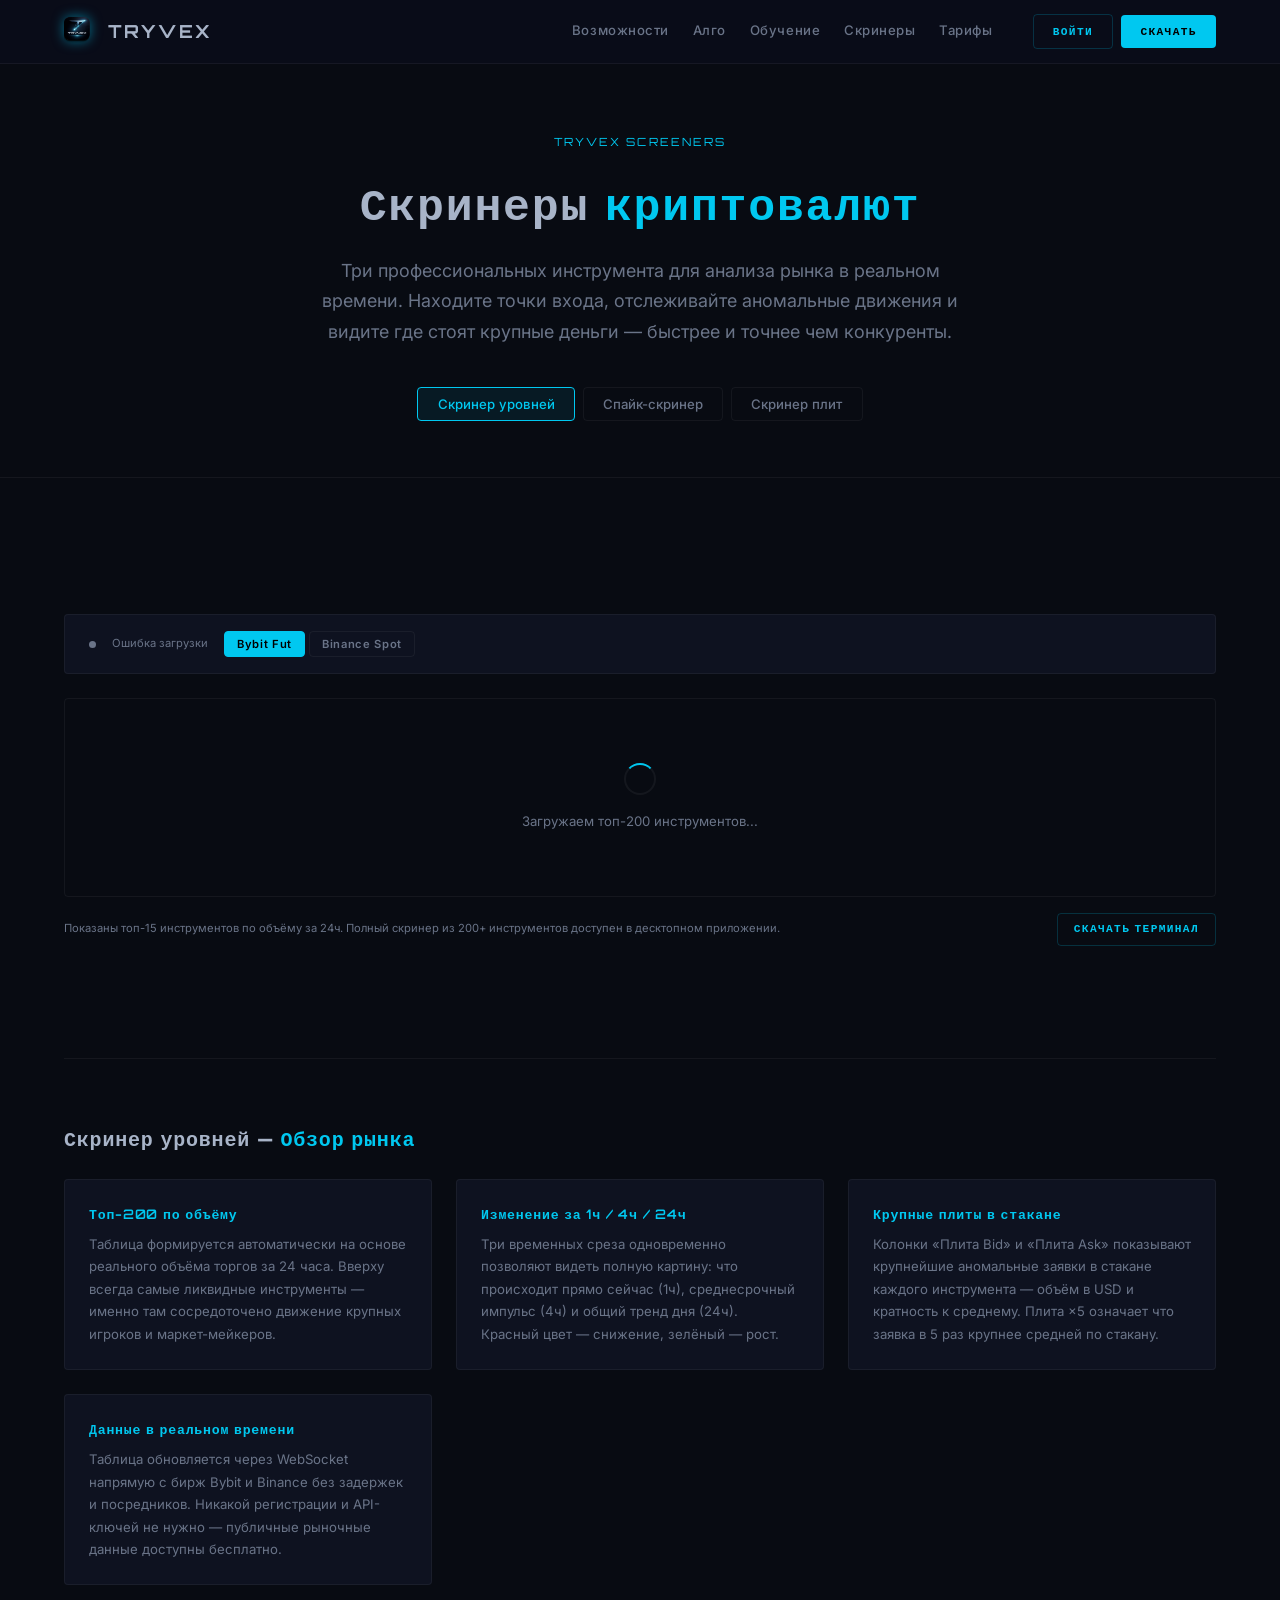
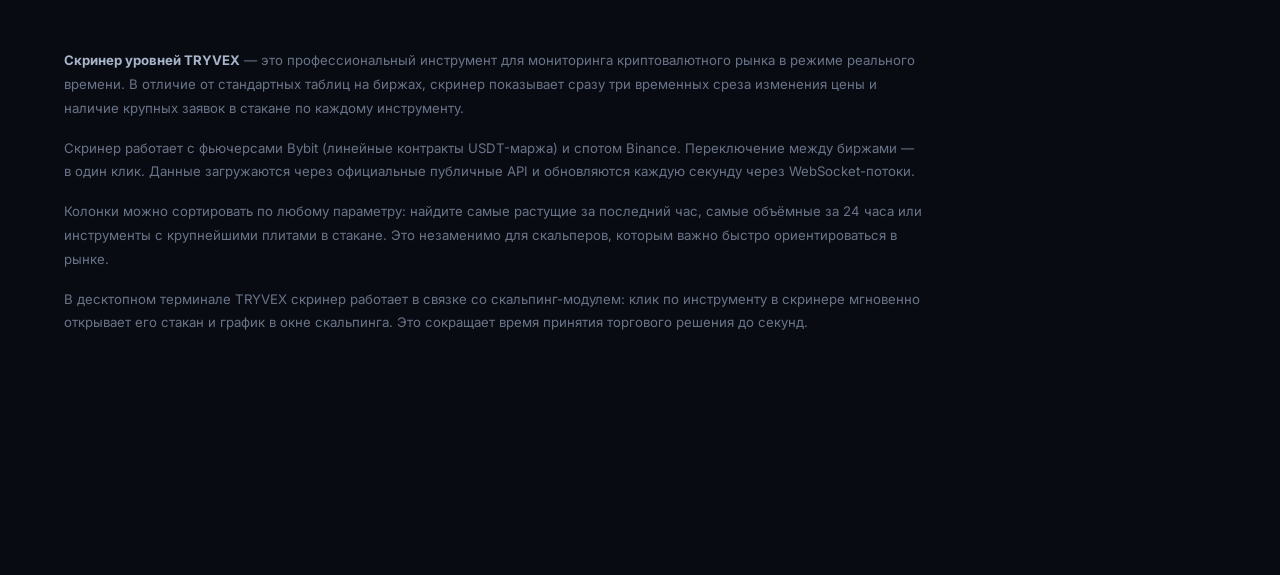
<file: app/screeners/index.html>
﻿<!DOCTYPE html>
<html lang="ru">
<head>
  <meta charset="UTF-8">
  <meta name="viewport" content="width=device-width, initial-scale=1.0">
  <title>Скринер криптовалют онлайн — уровни, спайки, плиты в стакане | TRYVEX</title>
  <meta name="description" content="Бесплатный скринер криптовалют онлайн в реальном времени. Скринер уровней топ-15 фьючерсов Bybit и Binance Spot с изменением цены за 1ч/4ч/24ч. Спайк-скринер резких движений. Скринер плит и крупных заявок в стакане. Без регистрации.">
  <meta name="keywords" content="скринер криптовалют, скринер криптовалют онлайн, скринер криптовалют бесплатно, скринер фьючерсов, скринер bybit, скринер binance, скринер okx, обзор крипторынка онлайн, мониторинг крипторынка, скринер уровней криптовалют, скринер движений цены, спайк скринер, скринер спайков, спайки криптовалют, резкие движения криптовалюта, резкий рост криптовалюта, резкое падение криптовалюта, аномальное движение цены, плиты в стакане, крупные заявки стакан, скринер плит, скринер крупных заявок, wall screener, скринер объёмов, скринер онлайн бесплатно, crypto screener, crypto screener online, bybit screener, binance screener, futures screener, скринер фьючерсов bybit, скринер фьючерсов binance, топ криптовалют по объёму, топ монет по объёму торгов, топ движений криптовалют, топ монет по росту, топ монет по падению, топ криптовалют сегодня, какие монеты растут сейчас, какая криптовалюта растёт, что сейчас движется на рынке, что сейчас торгуется на бирже, аномальные движения крипта, скринер аномалий рынка, обзор рынка криптовалют, рыночный обзор онлайн, изменение цены криптовалюта, скринер роста криптовалют, мониторинг рынка криптовалют, crypto market overview, стакан ордеров онлайн, order book screener, скринер стакана, крупные ордера биржа, институциональные ордера, маркет мейкер уровни, поддержка сопротивление уровни, найти точку входа криптовалюта, как найти точку входа, торговые ситуации крипта, торговые возможности криптовалюта, сигналы для торговли, торговые сигналы онлайн, торговые сигналы бесплатно, как найти движение на рынке, как найти хорошую сделку, где искать торговые ситуации, сканер рынка криптовалют, сканер движений, сканер уровней, инструмент для скальпинга, скальпинг инструменты, инструменты для скальпинга, скальпинг скринер, скринер для скальпера, помощник скальпера, как найти монету для скальпинга, какую монету торговать сегодня, арбитраж криптовалюта, арбитраж на бирже, поиск арбитража, арбитражные ситуации, дисбаланс рынка, дисбаланс bid ask, давление покупателей продавцов, объёмный анализ онлайн, анализ стакана онлайн, крупные игроки биржа, киты биржа, институциональные деньги биржа, где стоят крупные деньги, уровни с крупными заявками, стена покупок биржа, стена продаж биржа, поддержка в стакане, сопротивление в стакане, TRYVEX скринер, трайвекс скринер, скринер без регистрации, лучший скринер криптовалют, скринер для трейдера, профессиональный скринер">
  <link rel="canonical" href="https://tryvex.online/app/screeners/index.html">

  <!-- Open Graph -->
  <meta property="og:type"        content="website">
  <meta property="og:title"       content="Скринер криптовалют онлайн — уровни, спайки, плиты | TRYVEX">
  <meta property="og:description" content="Бесплатный скринер криптовалют в реальном времени. Топ-15 фьючерсов Bybit и Binance, спайки, плиты в стакане. Без регистрации.">
  <meta property="og:image"       content="https://tryvex.online/assets/images/logo.png">
  <meta property="og:url"         content="https://tryvex.online/app/screeners/index.html">
  <meta property="og:site_name"   content="TRYVEX">

  <!-- Schema.org -->
  <script type="application/ld+json">
  {
    "@context": "https://schema.org",
    "@type": "WebApplication",
    "name": "Скринер криптовалют TRYVEX",
    "description": "Бесплатный профессиональный скринер криптовалют онлайн. Скринер уровней, спайк-скринер резких движений, скринер плит и крупных заявок в стакане. Данные Bybit Futures и Binance Spot в реальном времени.",
    "url": "https://tryvex.online/app/screeners/index.html",
    "applicationCategory": "FinanceApplication",
    "operatingSystem": "Any",
    "offers": { "@type": "Offer", "price": "0", "priceCurrency": "RUB" },
    "featureList": [
      "Скринер уровней — топ-15 криптовалют по объёму в реальном времени",
      "Изменение цены за 1 час, 4 часа, 24 часа",
      "Спайк-скринер — резкие движения цены на Bybit и Binance",
      "Скринер плит — крупные заявки в стакане ордеров",
      "Данные Bybit Futures (линейные контракты USDT)",
      "Данные Binance Spot",
      "WebSocket обновление в реальном времени",
      "Бесплатно без регистрации"
    ],
    "publisher": { "@type": "Organization", "name": "TRYVEX", "url": "https://tryvex.online" }
  }
  </script>
  <script type="application/ld+json">
  {
    "@context": "https://schema.org",
    "@type": "BreadcrumbList",
    "itemListElement": [
      { "@type": "ListItem", "position": 1, "name": "TRYVEX", "item": "https://tryvex.online/" },
      { "@type": "ListItem", "position": 2, "name": "Скринеры криптовалют", "item": "https://tryvex.online/app/screeners/index.html" }
    ]
  }
  </script>
  <link rel="icon" type="image/png" href="../../assets/icons/favicon.png">
  <link rel="stylesheet" href="../../assets/css/variables.css">
  <link rel="stylesheet" href="../../assets/css/reset.css">
  <link rel="stylesheet" href="../../assets/css/main.css">
  <link rel="stylesheet" href="../../assets/css/nav.css">
  <style>

    body { background: var(--color-bg); color: var(--color-text); }

    .screeners-page {
      padding-top: 64px;
    }

    /* ── Hero ── */
    .screeners-hero {
      padding: var(--space-xl) 0 var(--space-lg);
      text-align: center;
      border-bottom: 1px solid var(--color-border);
    }
    .screeners-hero__label {
      display: inline-block;
      font-family: var(--font-primary);
      font-size: var(--size-xs);
      letter-spacing: 0.18em;
      color: var(--color-accent);
      margin-bottom: var(--space-sm);
    }
    .screeners-hero__title {
      font-family: var(--font-primary);
      font-size: clamp(1.8rem, 4vw, 2.8rem);
      font-weight: 700;
      color: var(--color-silver);
      letter-spacing: 0.04em;
      margin-bottom: var(--space-sm);
    }
    .screeners-hero__title span { color: var(--color-accent); }
    .screeners-hero__desc {
      font-size: var(--size-lg);
      color: var(--color-text-dim);
      max-width: 680px;
      margin: 0 auto var(--space-md);
      line-height: 1.7;
    }

    /* Табы навигации */
    .screeners-tabs {
      display: flex;
      align-items: center;
      justify-content: center;
      gap: var(--space-xs);
      flex-wrap: wrap;
      padding: var(--space-sm) 0;
    }
    .screeners-tab {
      padding: 0.5rem 1.2rem;
      border-radius: var(--radius-sm);
      font-size: var(--size-sm);
      font-weight: 500;
      border: 1px solid var(--color-border);
      color: var(--color-text-dim);
      background: transparent;
      cursor: pointer;
      transition: var(--transition);
      display: flex;
      align-items: center;
      gap: 6px;
    }
    .screeners-tab:hover {
      border-color: var(--color-border-hover);
      color: var(--color-text);
    }
    .screeners-tab--active {
      border-color: var(--color-accent);
      color: var(--color-accent);
      background: var(--color-accent-glow);
    }
    .screeners-tab__badge {
      font-size: 10px;
      padding: 1px 5px;
      border-radius: 3px;
      background: var(--color-accent);
      color: #000;
      font-weight: 700;
      letter-spacing: 0.06em;
    }
    .screeners-tab__badge--soon {
      background: rgba(255,255,255,0.1);
      color: var(--color-text-dim);
    }

    /* ── Секции ── */
    .screener-section {
      display: none;
    }
    .screener-section--active {
      display: block;
    }

    /* ── Скринер уровней — таблица ── */
    .levels-screener {
      padding: var(--space-md) 0 var(--space-2xl);
    }

    .screener-toolbar {
      display: flex;
      align-items: center;
      justify-content: space-between;
      gap: var(--space-sm);
      flex-wrap: wrap;
      margin-bottom: var(--space-md);
      padding: var(--space-sm) var(--space-md);
      background: var(--color-bg-card);
      border: 1px solid var(--color-border);
      border-radius: var(--radius-sm);
    }
    .screener-toolbar__left {
      display: flex;
      align-items: center;
      gap: var(--space-sm);
      flex-wrap: wrap;
    }
    .screener-toolbar__status {
      display: flex;
      align-items: center;
      gap: 6px;
      font-size: var(--size-xs);
      color: var(--color-text-dim);
    }
    .status-dot {
      width: 7px;
      height: 7px;
      border-radius: 50%;
      background: var(--color-text-dim);
    }
    .status-dot--live {
      background: var(--color-accent);
      box-shadow: 0 0 6px var(--color-accent);
      animation: pulse 2s ease-in-out infinite;
    }
    @keyframes pulse {
      0%, 100% { opacity: 1; }
      50% { opacity: 0.4; }
    }
    .exchange-toggle {
      display: flex;
      gap: 4px;
    }
    .exchange-btn {
      padding: 0.3rem 0.75rem;
      border-radius: 4px;
      font-size: var(--size-xs);
      font-weight: 600;
      letter-spacing: 0.06em;
      border: 1px solid var(--color-border);
      cursor: pointer;
      transition: var(--transition);
      background: transparent;
      color: var(--color-text-dim);
    }
    .exchange-btn--active {
      background: var(--color-accent);
      color: #000;
      border-color: var(--color-accent);
    }
    .screener-toolbar__count {
      font-size: var(--size-xs);
      color: var(--color-text-dim);
      margin-left: auto;
    }

    /* Таблица */
    .screener-table-wrap {
      overflow-x: auto;
      border: 1px solid var(--color-border);
      border-radius: var(--radius-sm);
    }
    .screener-table {
      width: 100%;
      border-collapse: collapse;
      font-size: var(--size-sm);
    }
    .screener-table th {
      padding: 0.6rem 0.8rem;
      text-align: left;
      font-size: var(--size-xs);
      font-weight: 600;
      letter-spacing: 0.08em;
      color: var(--color-text-dim);
      background: var(--color-bg-card);
      border-bottom: 1px solid var(--color-border);
      white-space: nowrap;
      cursor: pointer;
      user-select: none;
    }
    .screener-table th:hover { color: var(--color-text); }
    .screener-table th.sort-asc::after  { content: ' ↑'; color: var(--color-accent); }
    .screener-table th.sort-desc::after { content: ' ↓'; color: var(--color-accent); }
    .screener-table td {
      padding: 0.55rem 0.8rem;
      border-bottom: 1px solid rgba(255,255,255,0.04);
      white-space: nowrap;
      font-family: var(--font-mono);
      font-size: var(--size-xs);
    }
    .screener-table tr:last-child td { border-bottom: none; }
    .screener-table tr:hover td { background: rgba(255,255,255,0.025); }

    .sym-cell {
      display: flex;
      align-items: center;
      gap: 8px;
    }
    .sym-icon {
      width: 24px;
      height: 24px;
      border-radius: 50%;
      background: var(--color-accent-glow);
      border: 1px solid var(--color-border);
      display: flex;
      align-items: center;
      justify-content: center;
      font-size: 10px;
      font-weight: 700;
      color: var(--color-accent);
      font-family: var(--font-primary);
      flex-shrink: 0;
    }
    .sym-name {
      font-family: var(--font-primary);
      font-size: var(--size-xs);
      font-weight: 600;
      color: var(--color-silver);
      letter-spacing: 0.04em;
    }
    .sym-base {
      font-size: 10px;
      color: var(--color-text-dim);
    }

    .change-pos { color: var(--color-long); }
    .change-neg { color: var(--color-short); }
    .change-neu { color: var(--color-text-dim); }

    .vol-bar-wrap {
      display: flex;
      align-items: center;
      gap: 6px;
    }
    .vol-bar {
      height: 3px;
      background: var(--color-accent);
      border-radius: 2px;
      opacity: 0.5;
      min-width: 2px;
    }

    .wall-badge {
      display: inline-flex;
      align-items: center;
      gap: 3px;
      padding: 2px 6px;
      border-radius: 3px;
      font-size: 10px;
      font-weight: 600;
    }
    .wall-badge--bid {
      background: rgba(42,157,106,0.15);
      color: var(--color-long);
      border: 1px solid rgba(42,157,106,0.3);
    }
    .wall-badge--ask {
      background: rgba(192,57,43,0.15);
      color: var(--color-short);
      border: 1px solid rgba(192,57,43,0.3);
    }
    .wall-badge--none {
      color: var(--color-text-dim);
      font-size: 10px;
    }

    .screener-loading {
      text-align: center;
      padding: var(--space-xl);
      color: var(--color-text-dim);
      font-size: var(--size-sm);
    }
    .screener-loading__spinner {
      width: 32px;
      height: 32px;
      border: 2px solid var(--color-border);
      border-top-color: var(--color-accent);
      border-radius: 50%;
      animation: spin 0.8s linear infinite;
      margin: 0 auto var(--space-sm);
    }
    @keyframes spin { to { transform: rotate(360deg); } }

    /* ── SEO описание под таблицей ── */
    .screener-seo {
      margin-top: var(--space-2xl);
      padding-top: var(--space-xl);
      border-top: 1px solid var(--color-border);
    }
    .screener-seo__title {
      font-family: var(--font-primary);
      font-size: var(--size-xl);
      font-weight: 700;
      color: var(--color-silver);
      margin-bottom: var(--space-md);
      letter-spacing: 0.04em;
    }
    .screener-seo__title span { color: var(--color-accent); }
    .screener-seo__grid {
      display: grid;
      grid-template-columns: repeat(auto-fit, minmax(280px, 1fr));
      gap: var(--space-md);
      margin-bottom: var(--space-xl);
    }
    .screener-seo__card {
      background: var(--color-bg-card);
      border: 1px solid var(--color-border);
      border-radius: var(--radius-sm);
      padding: var(--space-md);
    }
    .screener-seo__card h3 {
      font-family: var(--font-primary);
      font-size: var(--size-sm);
      font-weight: 600;
      color: var(--color-accent);
      margin-bottom: var(--space-xs);
      letter-spacing: 0.06em;
    }
    .screener-seo__card p {
      font-size: var(--size-sm);
      color: var(--color-text-dim);
      line-height: 1.7;
    }
    .screener-seo__text {
      font-size: var(--size-sm);
      color: var(--color-text-dim);
      line-height: 1.8;
      max-width: 860px;
    }
    .screener-seo__text p { margin-bottom: var(--space-sm); }

    /* ── Витрина (Спайки / Плиты) ── */
    .showcase-section {
      padding: var(--space-xl) 0 var(--space-2xl);
    }
    .showcase-hero {
      display: grid;
      grid-template-columns: 1fr 1fr;
      gap: var(--space-xl);
      align-items: center;
      margin-bottom: var(--space-2xl);
    }
    @media (max-width: 768px) {
      .showcase-hero { grid-template-columns: 1fr; }
    }
    .showcase-hero__text h2 {
      font-family: var(--font-primary);
      font-size: clamp(1.4rem, 3vw, 2rem);
      font-weight: 700;
      color: var(--color-silver);
      letter-spacing: 0.04em;
      margin-bottom: var(--space-sm);
    }
    .showcase-hero__text h2 span { color: var(--color-accent); }
    .showcase-hero__text p {
      font-size: var(--size-base);
      color: var(--color-text-dim);
      line-height: 1.8;
      margin-bottom: var(--space-md);
    }
    .showcase-hero__text .cta-row {
      display: flex;
      gap: var(--space-sm);
      flex-wrap: wrap;
    }

    /* Макет-превью */
    .showcase-mockup {
      background: var(--color-bg-card);
      border: 1px solid var(--color-border);
      border-radius: var(--radius-md);
      overflow: hidden;
    }
    .mockup-header {
      display: flex;
      align-items: center;
      gap: var(--space-sm);
      padding: 0.6rem var(--space-sm);
      background: rgba(0,0,0,0.3);
      border-bottom: 1px solid var(--color-border);
    }
    .mockup-header__dot {
      width: 8px; height: 8px;
      border-radius: 50%;
      background: var(--color-accent);
      box-shadow: 0 0 6px var(--color-accent);
      animation: pulse 2s ease-in-out infinite;
    }
    .mockup-header__title {
      font-family: var(--font-primary);
      font-size: var(--size-xs);
      color: var(--color-text-dim);
      letter-spacing: 0.1em;
    }
    .mockup-rows {
      padding: var(--space-sm);
      display: flex;
      flex-direction: column;
      gap: 6px;
    }
    .mockup-row {
      display: flex;
      align-items: center;
      gap: var(--space-sm);
      padding: 0.5rem 0.75rem;
      background: rgba(255,255,255,0.03);
      border: 1px solid var(--color-border);
      border-radius: 4px;
      font-size: var(--size-xs);
      font-family: var(--font-mono);
      animation: fadeRow 0.4s ease both;
    }
    @keyframes fadeRow {
      from { opacity: 0; transform: translateX(-8px); }
      to   { opacity: 1; transform: translateX(0); }
    }
    .mockup-row__sym {
      font-family: var(--font-primary);
      font-weight: 600;
      color: var(--color-silver);
      min-width: 80px;
      font-size: 10px;
      letter-spacing: 0.04em;
    }
    .mockup-row__change {
      font-weight: 700;
      min-width: 60px;
    }
    .mockup-row__label {
      font-size: 10px;
      padding: 2px 6px;
      border-radius: 3px;
      font-weight: 600;
    }
    .mockup-row__bar {
      flex: 1;
      height: 3px;
      border-radius: 2px;
      opacity: 0.6;
    }

    /* Блок фич */
    .showcase-features {
      display: grid;
      grid-template-columns: repeat(auto-fit, minmax(220px, 1fr));
      gap: var(--space-md);
      margin-bottom: var(--space-2xl);
    }
    .showcase-feature {
      background: var(--color-bg-card);
      border: 1px solid var(--color-border);
      border-radius: var(--radius-sm);
      padding: var(--space-md);
    }
    .showcase-feature__icon {
      font-size: 1.8rem;
      margin-bottom: var(--space-xs);
      display: block;
    }
    .showcase-feature__title {
      font-family: var(--font-primary);
      font-size: var(--size-sm);
      font-weight: 600;
      color: var(--color-silver);
      margin-bottom: 6px;
      letter-spacing: 0.04em;
    }
    .showcase-feature__desc {
      font-size: var(--size-sm);
      color: var(--color-text-dim);
      line-height: 1.65;
    }

    /* SEO блок витрины */
    .showcase-seo {
      border-top: 1px solid var(--color-border);
      padding-top: var(--space-xl);
    }
    .showcase-seo h2 {
      font-family: var(--font-primary);
      font-size: var(--size-xl);
      font-weight: 700;
      color: var(--color-silver);
      letter-spacing: 0.04em;
      margin-bottom: var(--space-md);
    }
    .showcase-seo h2 span { color: var(--color-accent); }
    .showcase-seo p {
      font-size: var(--size-sm);
      color: var(--color-text-dim);
      line-height: 1.8;
      max-width: 860px;
      margin-bottom: var(--space-sm);
    }
    .showcase-seo h3 {
      font-family: var(--font-primary);
      font-size: var(--size-base);
      font-weight: 600;
      color: var(--color-accent);
      letter-spacing: 0.06em;
      margin: var(--space-md) 0 var(--space-xs);
    }

    /* CTA баннер */
    .screener-cta {
      margin-top: var(--space-2xl);
      padding: var(--space-xl);
      background: linear-gradient(135deg, rgba(0,200,240,0.06), rgba(0,153,187,0.03));
      border: 1px solid var(--color-border);
      border-radius: var(--radius-md);
      display: flex;
      align-items: center;
      justify-content: space-between;
      gap: var(--space-lg);
      flex-wrap: wrap;
    }
    .screener-cta__text h3 {
      font-family: var(--font-primary);
      font-size: var(--size-lg);
      font-weight: 700;
      color: var(--color-silver);
      letter-spacing: 0.04em;
      margin-bottom: 6px;
    }
    .screener-cta__text p {
      font-size: var(--size-sm);
      color: var(--color-text-dim);
      line-height: 1.6;
    }
    .screener-cta__actions {
      display: flex;
      gap: var(--space-sm);
      flex-wrap: wrap;
    }

  </style>
  <!-- Yandex.Metrika counter -->
  <script type="text/javascript">
    (function(m,e,t,r,i,k,a){m[i]=m[i]||function(){(m[i].a=m[i].a||[]).push(arguments)};m[i].l=1*new Date();for(var j=0;j<document.scripts.length;j++){if(document.scripts[j].src===r){return;}}k=e.createElement(t),a=e.getElementsByTagName(t)[0],k.async=1,k.src=r,a.parentNode.insertBefore(k,a)})(window,document,'script','https://mc.yandex.ru/metrika/tag.js?id=109677314','ym');
    ym(109677314,'init',{ssr:true,webvisor:true,clickmap:true,ecommerce:"dataLayer",referrer:document.referrer,url:location.href,accurateTrackBounce:true,trackLinks:true});
  </script>
  <noscript><div><img src="https://mc.yandex.ru/watch/109677314" style="position:absolute; left:-9999px;" alt=""/></div></noscript>
  <!-- /Yandex.Metrika counter -->
</head>
<body>

  <header class="nav" id="nav">
    <div class="nav__inner container">
      <a href="https://tryvex.online/" class="nav__logo">
        <img class="nav__logo-svg" src="../../assets/images/icon.png" alt="TRYVEX">
        <span class="nav__logo-text">TRYVEX</span>
      </a>
      <nav class="nav__links" id="navLinks">
        <a href="../../index.html#features"  class="nav__link">Возможности</a>
        <a href="../../index.html#algo"      class="nav__link">Алго</a>
        <a href="../../index.html#education" class="nav__link">Обучение</a>
        <!-- Соцсеть временно скрыта -->
        <a href="index.html"                 class="nav__link nav__link--active">Скринеры</a>
        <a href="../../index.html#pricing"   class="nav__link">Тарифы</a>
      </nav>
      <div class="nav__actions">
        <a href="../../pages/login.html"    class="btn btn-outline btn--sm">Войти</a>
        <a href="../../index.html#download" class="btn btn-primary btn--sm">Скачать</a>
      </div>
      <button class="nav__burger" id="navBurger"><span></span><span></span><span></span></button>
    </div>
  </header>

  <div class="screeners-page">

    <!-- Hero -->
    <div class="screeners-hero">
      <div class="container">
        <div class="screeners-hero__label">TRYVEX SCREENERS</div>
        <h1 class="screeners-hero__title">Скринеры <span>криптовалют</span></h1>
        <p class="screeners-hero__desc">
          Три профессиональных инструмента для анализа рынка в реальном времени. Находите точки входа, отслеживайте аномальные движения и видите где стоят крупные деньги — быстрее и точнее чем конкуренты.
        </p>

        <!-- Табы -->
        <div class="screeners-tabs">
          <button class="screeners-tab screeners-tab--active" data-tab="levels">
            Скринер уровней
          </button>
          <button class="screeners-tab" data-tab="spikes">
            Спайк-скринер
          </button>
          <button class="screeners-tab" data-tab="walls">
            Скринер плит
          </button>
        </div>
      </div>
    </div>

    <div class="container">

      <!-- ═══════════════════════════════════════
           СКРИНЕР УРОВНЕЙ (рабочий)
      ═══════════════════════════════════════ -->
      <section class="screener-section screener-section--active" id="tab-levels">
        <div class="levels-screener">

          <div class="screener-toolbar">
            <div class="screener-toolbar__left">
              <div class="screener-status" id="statusDot">
                <div class="status-dot"></div>
              </div>
              <span class="screener-toolbar__status" id="statusText">Подключение...</span>
              <div class="exchange-toggle">
                <button class="exchange-btn exchange-btn--active" id="btnBybit">Bybit Fut</button>
                <button class="exchange-btn" id="btnBinance">Binance Spot</button>
              </div>
            </div>
            <span class="screener-toolbar__count" id="rowCount"></span>
          </div>

          <div class="screener-table-wrap">
            <div class="screener-loading" id="loadingState">
              <div class="screener-loading__spinner"></div>
              Загружаем топ-200 инструментов...
            </div>
            <table class="screener-table" id="screenerTable" style="display:none;">
              <thead>
                <tr>
                  <th data-col="symbol">#&nbsp;&nbsp;Инструмент</th>
                  <th data-col="price">Цена</th>
                  <th data-col="change1h">1ч %</th>
                  <th data-col="change4h">4ч %</th>
                  <th data-col="change24h">24ч %</th>
                  <th data-col="volume">Объём 24ч</th>
                  <th data-col="bigBid">Плита Bid</th>
                  <th data-col="bigAsk">Плита Ask</th>
                </tr>
              </thead>
              <tbody id="screenerBody"></tbody>
            </table>
          </div>

          <!-- Подпись под таблицей -->
          <div style="margin-top:var(--space-sm); display:flex; align-items:center; justify-content:space-between; flex-wrap:wrap; gap:var(--space-sm);">
            <p style="font-size:var(--size-xs); color:var(--color-text-dim);">
              Показаны топ-15 инструментов по объёму за 24ч. Полный скринер из 200+ инструментов доступен в десктопном приложении.
            </p>
            <a href="../../index.html#download" class="btn btn-outline" style="font-size:var(--size-xs); padding:0.4rem 1rem;">Скачать терминал</a>
          </div>

          <!-- SEO описание -->
          <div class="screener-seo">
            <h2 class="screener-seo__title">Скринер уровней — <span>Обзор рынка</span></h2>

            <div class="screener-seo__grid">
              <div class="screener-seo__card">
                <h3>Топ-200 по объёму</h3>
                <p>Таблица формируется автоматически на основе реального объёма торгов за 24 часа. Вверху всегда самые ликвидные инструменты — именно там сосредоточено движение крупных игроков и маркет-мейкеров.</p>
              </div>
              <div class="screener-seo__card">
                <h3>Изменение за 1ч / 4ч / 24ч</h3>
                <p>Три временных среза одновременно позволяют видеть полную картину: что происходит прямо сейчас (1ч), среднесрочный импульс (4ч) и общий тренд дня (24ч). Красный цвет — снижение, зелёный — рост.</p>
              </div>
              <div class="screener-seo__card">
                <h3>Крупные плиты в стакане</h3>
                <p>Колонки «Плита Bid» и «Плита Ask» показывают крупнейшие аномальные заявки в стакане каждого инструмента — объём в USD и кратность к среднему. Плита ×5 означает что заявка в 5 раз крупнее средней по стакану.</p>
              </div>
              <div class="screener-seo__card">
                <h3>Данные в реальном времени</h3>
                <p>Таблица обновляется через WebSocket напрямую с бирж Bybit и Binance без задержек и посредников. Никакой регистрации и API-ключей не нужно — публичные рыночные данные доступны бесплатно.</p>
              </div>
            </div>

            <div class="screener-seo__text">
              <p>
                <strong style="color:var(--color-silver)">Скринер уровней TRYVEX</strong> — это профессиональный инструмент для мониторинга криптовалютного рынка в режиме реального времени. В отличие от стандартных таблиц на биржах, скринер показывает сразу три временных среза изменения цены и наличие крупных заявок в стакане по каждому инструменту.
              </p>
              <p>
                Скринер работает с фьючерсами Bybit (линейные контракты USDT-маржа) и спотом Binance. Переключение между биржами — в один клик. Данные загружаются через официальные публичные API и обновляются каждую секунду через WebSocket-потоки.
              </p>
              <p>
                Колонки можно сортировать по любому параметру: найдите самые растущие за последний час, самые объёмные за 24 часа или инструменты с крупнейшими плитами в стакане. Это незаменимо для скальперов, которым важно быстро ориентироваться в рынке.
              </p>
              <p>
                В десктопном терминале TRYVEX скринер работает в связке со скальпинг-модулем: клик по инструменту в скринере мгновенно открывает его стакан и график в окне скальпинга. Это сокращает время принятия торгового решения до секунд.
              </p>
            </div>
          </div>

        </div>
      </section>


      <!-- ═══════════════════════════════════════
           СПАЙК-СКРИНЕР (витрина)
      ═══════════════════════════════════════ -->
      <section class="screener-section" id="tab-spikes">
        <div class="showcase-section">

          <div class="showcase-hero">
            <div class="showcase-hero__text">
              <h2>Спайк-скринер — <span>Резкие движения</span></h2>
              <p>
                Спайк-скринер в реальном времени сканирует сотни криптовалютных инструментов и мгновенно сигнализирует когда цена аномально резко движется вверх или вниз. Настройте период (от 5 до 60 секунд) и порог срабатывания (от 0.1%) — и скринер сам найдёт всё интересное на рынке.
              </p>
              <p>
                Именно спайки часто предшествуют сильному импульсному движению — войти в первые секунды после сигнала означает поймать самое начало тренда.
              </p>
              <div class="cta-row">
                <a href="../../index.html#download" class="btn btn-primary">Скачать терминал</a>
              </div>
            </div>

            <div class="showcase-mockup">
              <div class="mockup-header">
                <div class="mockup-header__dot"></div>
                <span class="mockup-header__title">SPIKE SCREENER · LIVE</span>
              </div>
              <div class="mockup-rows" id="spikeMockup">
                <!-- заполняется JS -->
              </div>
            </div>
          </div>

          <div class="showcase-features">
            <div class="showcase-feature">
              <div class="showcase-feature__title">Мгновенное обнаружение</div>
              <p class="showcase-feature__desc">Скринер обрабатывает тики с нескольких бирж одновременно и выдаёт сигнал в течение 1–2 секунд после начала аномального движения. Никаких задержек и пропущенных спайков.</p>
            </div>
            <div class="showcase-feature">
              <div class="showcase-feature__title">Гибкие настройки</div>
              <p class="showcase-feature__desc">Выберите период измерения от 5 до 120 секунд и минимальный порог движения. Отфильтруйте инструменты по минимальному объёму — убрать «шум» из низколиквидных монет.</p>
            </div>
            <div class="showcase-feature">
              <div class="showcase-feature__title">Звуковые алерты</div>
              <p class="showcase-feature__desc">При появлении нового спайка терминал воспроизводит звуковой сигнал — не нужно постоянно смотреть на экран. Отдельные звуки для роста и падения.</p>
            </div>
            <div class="showcase-feature">
              <div class="showcase-feature__title">История сигналов</div>
              <p class="showcase-feature__desc">Все обнаруженные спайки сохраняются в историю сессии с отметкой времени, ценой входа и пиковым значением движения. Анализируйте какие инструменты спайкуют чаще всего.</p>
            </div>
            <div class="showcase-feature">
              <div class="showcase-feature__title">Интеграция со скальпингом</div>
              <p class="showcase-feature__desc">Один клик по спайку в скринере мгновенно открывает инструмент в скальпинг-модуле. Стакан и график уже загружены — остаётся только принять решение и войти в сделку.</p>
            </div>
            <div class="showcase-feature">
              <div class="showcase-feature__title">Несколько бирж</div>
              <p class="showcase-feature__desc">Одновременный мониторинг Binance Spot и Bybit Futures. Иконка биржи рядом с каждым сигналом позволяет мгновенно понять откуда пришло движение.</p>
            </div>
          </div>

          <div class="showcase-seo">
            <h2>Что такое <span>спайк-скринер</span> и зачем он нужен трейдеру?</h2>
            <p>
              Спайк (от англ. spike — всплеск) в трейдинге — это резкое кратковременное движение цены на значительную величину за короткий промежуток времени. Спайки возникают при выходе важных новостей, крупных рыночных ордерах, ликвидациях позиций или манипуляциях маркет-мейкеров.
            </p>
            <p>
              Для скальпера и интрадей-трейдера спайки представляют особый интерес: именно в эти моменты рынок становится максимально волатильным и создаёт самые быстрые возможности для заработка. Проблема в том, что вручную отследить спайки по сотням инструментов одновременно физически невозможно.
            </p>
            <h3>КАК РАБОТАЕТ СПАЙК-СКРИНЕР</h3>
            <p>
              Спайк-скринер TRYVEX подключается к WebSocket потокам Binance и Bybit и в реальном времени получает каждую сделку по каждому инструменту. Для каждой монеты ведётся скользящее окно цен за выбранный период (например 10 секунд). Как только изменение цены внутри этого окна превышает заданный порог (например 0.5%) — скринер мгновенно выдаёт сигнал.
            </p>
            <p>
              В отличие от простых таймерных обновлений, скринер TRYVEX работает на уровне тиков — каждая сделка обрабатывается немедленно. Это обеспечивает обнаружение спайка в течение 1–2 секунд от его начала, что критично при скальпинге.
            </p>
            <h3>КАК ИСПОЛЬЗОВАТЬ В ТОРГОВЛЕ</h3>
            <p>
              Наиболее популярная стратегия — торговля на продолжение спайка. После резкого движения вверх цена часто продолжает расти на волне ликвидаций шортов и срабатывания стоп-приказов. Трейдер входит в первые 2–5 секунд после сигнала скринера и выходит на откате.
            </p>
            <p>
              Вторая стратегия — торговля против спайка (контртренд). При экстремально быстром движении цена часто возвращается на исходный уровень — особенно если спайк произошёл на низком объёме и без очевидных новостей.
            </p>
            <p>
              Спайк-скринер доступен в десктопном терминале TRYVEX. Скачайте бесплатно и начните использовать прямо сейчас.
            </p>
          </div>

          <div class="screener-cta">
            <div class="screener-cta__text">
              <h3>Спайк-скринер доступен в TRYVEX</h3>
              <p>Скачайте терминал бесплатно и начните ловить движения раньше рынка.</p>
            </div>
            <div class="screener-cta__actions">
              <a href="../../index.html#download" class="btn btn-primary">Скачать терминал</a>
              <a href="../../index.html#pricing"  class="btn btn-outline">Все тарифы</a>
            </div>
          </div>

        </div>
      </section>


      <!-- ═══════════════════════════════════════
           СКРИНЕР ПЛИТ (витрина)
      ═══════════════════════════════════════ -->
      <section class="screener-section" id="tab-walls">
        <div class="showcase-section">

          <div class="showcase-hero">
            <div class="showcase-hero__text">
              <h2>Скринер плит — <span>Крупные заявки</span></h2>
              <p>
                Скринер плит сканирует стаканы сотен инструментов одновременно и находит аномально крупные заявки — «стены» покупателей и продавцов. Плиты часто являются уровнями поддержки и сопротивления: цена притягивается к ним, отбивается от них или, напротив, пробивает с сильным импульсом.
              </p>
              <p>
                Видеть где стоят крупные деньги — ключевое преимущество институционального трейдера. Теперь это доступно каждому.
              </p>
              <div class="cta-row">
                <a href="../../index.html#download" class="btn btn-primary">Скачать терминал</a>
              </div>
            </div>

            <div class="showcase-mockup">
              <div class="mockup-header">
                <div class="mockup-header__dot"></div>
                <span class="mockup-header__title">WALL SCREENER · LIVE</span>
              </div>
              <div class="mockup-rows" id="wallMockup">
                <!-- заполняется JS -->
              </div>
            </div>
          </div>

          <div class="showcase-features">
            <div class="showcase-feature">
              <div class="showcase-feature__title">300+ инструментов</div>
              <p class="showcase-feature__desc">Скринер одновременно держит WebSocket-подключение к стаканам 300 топовых инструментов по объёму. Ни одна крупная плита не останется незамеченной — независимо от того на каком инструменте она появилась.</p>
            </div>
            <div class="showcase-feature">
              <div class="showcase-feature__title">Кратность к среднему</div>
              <p class="showcase-feature__desc">Каждая плита оценивается как кратность к среднему объёму по стакану инструмента. Плита ×15 на BTCUSDT и плита ×15 на случайном альткоине — одинаково значимые события, несмотря на разные абсолютные объёмы.</p>
            </div>
            <div class="showcase-feature">
              <div class="showcase-feature__title">Объём в USDT</div>
              <p class="showcase-feature__desc">Помимо кратности скринер показывает абсолютный объём плиты в долларах. Это помогает отфильтровать технически значимые но мелкие заявки на низколиквидных монетах от действительно крупного капитала.</p>
            </div>
            <div class="showcase-feature">
              <div class="showcase-feature__title">Bid и Ask раздельно</div>
              <p class="showcase-feature__desc">Скринер показывает плиты как со стороны покупателей (Bid — поддержка), так и со стороны продавцов (Ask — сопротивление). Зелёный — крупный покупатель держит уровень, красный — крупный продавец блокирует рост.</p>
            </div>
            <div class="showcase-feature">
              <div class="showcase-feature__title">Обновление в реальном времени</div>
              <p class="showcase-feature__desc">Плиты в стакане могут появляться и исчезать за секунды. Скринер отслеживает изменения стакана через WebSocket и мгновенно обновляет список — вы всегда видите актуальную картину.</p>
            </div>
            <div class="showcase-feature">
              <div class="showcase-feature__title">Расстояние до цены</div>
              <p class="showcase-feature__desc">Для каждой плиты скринер показывает на каком расстоянии (в %) она находится от текущей цены. Это позволяет сразу оценить насколько далеко уровень и актуален ли он для торговли прямо сейчас.</p>
            </div>
          </div>

          <div class="showcase-seo">
            <h2>Что такое <span>плита в стакане</span> и как её использовать?</h2>
            <p>
              Плита (wall) в торговле — это аномально крупная заявка в стакане ордеров (order book), которая значительно превышает средний объём по остальным уровням. Плиты размещают крупные участники рынка: маркет-мейкеры, хедж-фонды, «киты» — игроки с капиталом от миллионов до миллиардов долларов.
            </p>
            <p>
              Плита на стороне Bid (покупка) создаёт уровень поддержки — продавцам трудно продавить цену ниже, пока эта заявка стоит в стакане. Плита на стороне Ask (продажа) работает как сопротивление. Трейдеры ориентируются на плиты при выборе точек входа, размещении стоп-лоссов и определении целей.
            </p>
            <h3>КАК РАБОТАЕТ СКРИНЕР ПЛИТ</h3>
            <p>
              Скринер плит TRYVEX подключается к WebSocket-потокам стаканов через API Binance и Bybit. Для каждого инструмента ведётся полный стакан из 50–500 уровней. По каждому стакану рассчитывается средний объём на уровень, а затем находятся все заявки превышающие это среднее в N раз (порог настраивается, по умолчанию ×10).
            </p>
            <p>
              Все найденные плиты по всем инструментам сводятся в единую таблицу и сортируются по кратности. Вверху всегда самые аномальные заявки на всём рынке — независимо от биржи и инструмента.
            </p>
            <h3>СТРАТЕГИИ ТОРГОВЛИ С ПЛИТАМИ</h3>
            <p>
              <strong style="color:var(--color-silver)">Отбой от плиты.</strong> Если цена приближается к крупной плите Bid снизу и замедляется — это сигнал для покупки с целью на ближайшее сопротивление. Стоп размещается чуть ниже плиты.
            </p>
            <p>
              <strong style="color:var(--color-silver)">Пробой плиты.</strong> Если цена сбивает крупную плиту Ask с высоким объёмом — это признак силы покупателей и сигнал на продолжение роста. Вход на пробое или откате к уровню бывшей плиты.
            </p>
            <p>
              <strong style="color:var(--color-silver)">Исчезновение плиты.</strong> Если крупная плита внезапно убирается из стакана до того как цена до неё дошла — это часто манипуляция. Такое движение может означать разворот или подготовку к сильному движению в противоположную сторону.
            </p>
            <p>
              Скринер плит доступен в десктопном терминале TRYVEX вместе со спайк-скринером и полным скальпинг-модулем. Скачайте бесплатно.
            </p>
          </div>

          <div class="screener-cta">
            <div class="screener-cta__text">
              <h3>Скринер плит доступен в TRYVEX</h3>
              <p>Видите где стоят крупные деньги — торгуйте вместе с институционалами, а не против них.</p>
            </div>
            <div class="screener-cta__actions">
              <a href="../../index.html#download" class="btn btn-primary">Скачать терминал</a>
              <a href="../../index.html#pricing"  class="btn btn-outline">Все тарифы</a>
            </div>
          </div>

        </div>
      </section>

    </div>
  </div>

  <script type="module" src="../../js/nav.js"></script>
  <script type="module">

    // ── Табы ────────────────────────────────────────────────────────────
    document.querySelectorAll('.screeners-tab').forEach(tab => {
      tab.addEventListener('click', () => {
        document.querySelectorAll('.screeners-tab').forEach(t => t.classList.remove('screeners-tab--active'));
        document.querySelectorAll('.screener-section').forEach(s => s.classList.remove('screener-section--active'));
        tab.classList.add('screeners-tab--active');
        document.getElementById('tab-' + tab.dataset.tab).classList.add('screener-section--active');
      });
    });

    // ── Анимированные строки в макетах ──────────────────────────────────
    const spikeData = [
      { sym: 'SOLUSDT',   chg: '+1.24%', label: 'РОСТ',    color: 'var(--color-long)',  bar: 80 },
      { sym: 'DOGEUSDT',  chg: '+0.87%', label: 'РОСТ',    color: 'var(--color-long)',  bar: 60 },
      { sym: 'AVAXUSDT',  chg: '-0.92%', label: 'ПАДЕНИЕ', color: 'var(--color-short)', bar: 65 },
      { sym: 'LINKUSDT',  chg: '+1.55%', label: 'РОСТ',    color: 'var(--color-long)',  bar: 90 },
      { sym: 'APTUSDT',   chg: '-0.61%', label: 'ПАДЕНИЕ', color: 'var(--color-short)', bar: 45 },
    ];
    const wallData = [
      { sym: 'BTCUSDT',   side: 'Bid', ratio: '×24', usd: '$4.2M', color: 'var(--color-long)'  },
      { sym: 'ETHUSDT',   side: 'Ask', ratio: '×18', usd: '$1.8M', color: 'var(--color-short)' },
      { sym: 'SOLUSDT',   side: 'Bid', ratio: '×31', usd: '$890K', color: 'var(--color-long)'  },
      { sym: 'BNBUSDT',   side: 'Ask', ratio: '×15', usd: '$2.1M', color: 'var(--color-short)' },
      { sym: 'XRPUSDT',   side: 'Bid', ratio: '×22', usd: '$560K', color: 'var(--color-long)'  },
    ];

    function buildMockupRow(data, type) {
      const row = document.createElement('div');
      row.className = 'mockup-row';
      row.style.animationDelay = data.delay + 'ms';
      if (type === 'spike') {
        row.innerHTML = `
          <span class="mockup-row__sym">${data.sym}</span>
          <span class="mockup-row__change" style="color:${data.color}">${data.chg}</span>
          <span class="mockup-row__label" style="background:${data.color}22;color:${data.color};border:1px solid ${data.color}44">${data.label}</span>
          <div class="mockup-row__bar" style="background:${data.color};width:${data.bar}%"></div>
        `;
      } else {
        row.innerHTML = `
          <span class="mockup-row__sym">${data.sym}</span>
          <span class="mockup-row__label" style="background:${data.color}22;color:${data.color};border:1px solid ${data.color}44">${data.side}</span>
          <span class="mockup-row__change" style="color:${data.color}">${data.ratio}</span>
          <span style="color:var(--color-text-dim);font-size:10px;margin-left:auto">${data.usd}</span>
        `;
      }
      return row;
    }

    spikeData.forEach((d, i) => { d.delay = i * 150; document.getElementById('spikeMockup').appendChild(buildMockupRow(d, 'spike')); });
    wallData.forEach((d, i)  => { d.delay = i * 150; document.getElementById('wallMockup').appendChild(buildMockupRow(d, 'wall')); });

    // ── Скринер уровней — данные ─────────────────────────────────────────
    let items = [];
    let sortCol = 'volume';
    let sortDir = -1;
    let exchange = 'bybit';
    let wsActive = false;

    const statusDot  = document.querySelector('#statusDot .status-dot');
    const statusText = document.getElementById('statusText');
    const loadingEl  = document.getElementById('loadingState');
    const tableEl    = document.getElementById('screenerTable');
    const tbody      = document.getElementById('screenerBody');
    const rowCount   = document.getElementById('rowCount');

    function setStatus(live, text) {
      statusDot.className = 'status-dot' + (live ? ' status-dot--live' : '');
      statusText.textContent = text;
    }

    function fmtPrice(p) {
      if (!p) return '—';
      if (p >= 1000) return p.toLocaleString('ru-RU', { maximumFractionDigits: 1 });
      if (p >= 1)    return p.toFixed(4);
      return p.toFixed(6);
    }
    function fmtVol(v) {
      if (!v) return '—';
      if (v >= 1e9) return (v / 1e9).toFixed(1) + 'B';
      if (v >= 1e6) return (v / 1e6).toFixed(1) + 'M';
      if (v >= 1e3) return (v / 1e3).toFixed(1) + 'K';
      return v.toFixed(0);
    }
    function fmtChg(c) {
      if (c === null || c === undefined || isNaN(c)) return '<span class="change-neu">—</span>';
      const cls = c > 0 ? 'change-pos' : c < 0 ? 'change-neg' : 'change-neu';
      return `<span class="${cls}">${c > 0 ? '+' : ''}${c.toFixed(2)}%</span>`;
    }
    function fmtWall(usd, ratio) {
      if (!usd || usd < 1000) return '<span class="wall-badge--none">—</span>';
      return `<span class="wall-badge wall-badge--bid">${fmtVol(usd)} ×${ratio.toFixed(1)}</span>`;
    }
    function fmtWallAsk(usd, ratio) {
      if (!usd || usd < 1000) return '<span class="wall-badge--none">—</span>';
      return `<span class="wall-badge wall-badge--ask">${fmtVol(usd)} ×${ratio.toFixed(1)}</span>`;
    }

    let maxVol = 1;

    function renderTable() {
      const sorted = [...items].sort((a, b) => {
        let av = a[sortCol] ?? 0, bv = b[sortCol] ?? 0;
        if (sortCol === 'symbol') { av = a.symbol; bv = b.symbol; }
        if (typeof av === 'string') return sortDir * av.localeCompare(bv);
        return sortDir * (av - bv);
      });

      maxVol = Math.max(...sorted.map(x => x.volume || 0), 1);

      const html = sorted.map((item, idx) => {
        const volPct = Math.round((item.volume / maxVol) * 80);
        const base   = item.symbol.replace('USDT', '');
        const letter = base.charAt(0);
        return `<tr>
          <td>
            <div class="sym-cell">
              <div class="sym-icon">${letter}</div>
              <div>
                <div class="sym-name">${base}</div>
                <div class="sym-base">/ USDT</div>
              </div>
            </div>
          </td>
          <td>${fmtPrice(item.price)}</td>
          <td>${fmtChg(item.change1h)}</td>
          <td>${fmtChg(item.change4h)}</td>
          <td>${fmtChg(item.change24h)}</td>
          <td>
            <div class="vol-bar-wrap">
              <span>${fmtVol(item.volume)}</span>
              <div class="vol-bar" style="width:${volPct}px"></div>
            </div>
          </td>
          <td>${fmtWall(item.bigBid, item.bigBidRatio)}</td>
          <td>${fmtWallAsk(item.bigAsk, item.bigAskRatio)}</td>
        </tr>`;
      }).join('');

      tbody.innerHTML = html;
      rowCount.textContent = `${sorted.length} инструментов`;
    }

    // Сортировка по клику на заголовок
    document.querySelectorAll('.screener-table th').forEach(th => {
      th.addEventListener('click', () => {
        const col = th.dataset.col;
        if (sortCol === col) sortDir *= -1;
        else { sortCol = col; sortDir = -1; }
        document.querySelectorAll('.screener-table th').forEach(t => t.classList.remove('sort-asc', 'sort-desc'));
        th.classList.add(sortDir === 1 ? 'sort-asc' : 'sort-desc');
        renderTable();
      });
    });

    // Переключение биржи
    document.getElementById('btnBybit').addEventListener('click', () => {
      if (exchange === 'bybit') return;
      exchange = 'bybit';
      document.getElementById('btnBybit').classList.add('exchange-btn--active');
      document.getElementById('btnBinance').classList.remove('exchange-btn--active');
      startScreener();
    });
    document.getElementById('btnBinance').addEventListener('click', () => {
      if (exchange === 'binance') return;
      exchange = 'binance';
      document.getElementById('btnBinance').classList.add('exchange-btn--active');
      document.getElementById('btnBybit').classList.remove('exchange-btn--active');
      startScreener();
    });

    // ── Загрузка данных ──────────────────────────────────────────────────

    let currentWs = null;

    async function startScreener() {
      if (currentWs) { currentWs.close(); currentWs = null; }
      items = [];
      loadingEl.style.display = 'block';
      tableEl.style.display   = 'none';
      setStatus(false, 'Загрузка...');

      try {
        if (exchange === 'bybit') await loadBybit();
        else await loadBinance();
      } catch(e) {
        setStatus(false, 'Ошибка загрузки');
      }
    }

    async function loadBybit() {
      setStatus(false, 'Загрузка Bybit Futures...');
      const url  = 'https://api.bybit.com/v5/market/tickers?category=linear';
      const resp = await fetch(url);
      const json = await resp.json();
      const list = json?.result?.list ?? [];

      items = list
        .filter(x => x.symbol?.endsWith('USDT'))
        .map(x => ({
          symbol:    x.symbol,
          price:     parseFloat(x.lastPrice)     || 0,
          change24h: parseFloat(x.price24hPcnt)  * 100 || 0,
          volume:    parseFloat(x.turnover24h)   || 0,
          change1h:  null,
          change4h:  null,
          bigBid: 0, bigBidRatio: 0,
          bigAsk: 0, bigAskRatio: 0,
        }))
        .sort((a, b) => b.volume - a.volume)
        .slice(0, 15);

      showTable();
      setStatus(true, 'Bybit Futures · обновляется');
      startBybitWs();
      loadBybitKlines();
    }

    async function loadBinance() {
      setStatus(false, 'Загрузка Binance Spot...');
      const url  = 'https://api.binance.com/api/v3/ticker/24hr';
      const resp = await fetch(url);
      const json = await resp.json();

      items = json
        .filter(x => x.symbol?.endsWith('USDT'))
        .map(x => ({
          symbol:    x.symbol,
          price:     parseFloat(x.lastPrice)         || 0,
          change24h: parseFloat(x.priceChangePercent) || 0,
          volume:    parseFloat(x.quoteVolume)        || 0,
          change1h:  null,
          change4h:  null,
          bigBid: 0, bigBidRatio: 0,
          bigAsk: 0, bigAskRatio: 0,
        }))
        .sort((a, b) => b.volume - a.volume)
        .slice(0, 15);

      showTable();
      setStatus(true, 'Binance Spot · обновляется');
      startBinanceWs();
      loadBinanceKlines();
    }

    function showTable() {
      loadingEl.style.display = 'none';
      tableEl.style.display   = 'table';
      renderTable();
    }

    // ── WebSocket Bybit ──────────────────────────────────────────────────
    function startBybitWs() {
      try {
        const ws = new WebSocket('wss://stream.bybit.com/v5/public/linear');
        currentWs = ws;
        ws.onopen = () => {
          const syms = items.map(x => `tickers.${x.symbol}`);
          for (let i = 0; i < syms.length; i += 10) {
            ws.send(JSON.stringify({ op: 'subscribe', args: syms.slice(i, i + 10) }));
          }
        };
        ws.onmessage = e => {
          try {
            const msg = JSON.parse(e.data);
            if (!msg.topic?.startsWith('tickers.')) return;
            const d   = msg.data;
            const sym = d?.symbol;
            if (!sym) return;
            const item = items.find(x => x.symbol === sym);
            if (!item) return;
            if (d.lastPrice)    item.price     = parseFloat(d.lastPrice);
            if (d.price24hPcnt) item.change24h = parseFloat(d.price24hPcnt) * 100;
            if (d.turnover24h)  item.volume    = parseFloat(d.turnover24h);
            renderTable();
          } catch {}
        };
        ws.onerror = () => setStatus(false, 'Ошибка WebSocket');
      } catch {}
    }

    // ── WebSocket Binance ────────────────────────────────────────────────
    function startBinanceWs() {
      try {
        const ws = new WebSocket('wss://stream.binance.com:9443/ws/!miniTicker@arr');
        currentWs = ws;
        ws.onmessage = e => {
          try {
            const arr = JSON.parse(e.data);
            let changed = false;
            for (const d of arr) {
              const item = items.find(x => x.symbol === d.s);
              if (!item) continue;
              if (d.c) item.price  = parseFloat(d.c);
              if (d.v && d.c) item.volume = parseFloat(d.v) * parseFloat(d.c);
              changed = true;
            }
            if (changed) renderTable();
          } catch {}
        };
        ws.onerror = () => setStatus(false, 'Ошибка WebSocket');
      } catch {}
    }

    // ── Загрузка изменений за 1ч/4ч ─────────────────────────────────────
    async function loadBybitKlines() {
      const top30 = items.slice(0, 30);
      for (const item of top30) {
        try {
          const [r1h, r4h] = await Promise.all([
            fetch(`https://api.bybit.com/v5/market/kline?category=linear&symbol=${item.symbol}&interval=60&limit=2`).then(r => r.json()),
            fetch(`https://api.bybit.com/v5/market/kline?category=linear&symbol=${item.symbol}&interval=240&limit=2`).then(r => r.json()),
          ]);
          const list1h = r1h?.result?.list;
          const list4h = r4h?.result?.list;
          if (list1h?.[0]?.[1] && item.price) item.change1h = (item.price - parseFloat(list1h[0][1])) / parseFloat(list1h[0][1]) * 100;
          if (list4h?.[0]?.[1] && item.price) item.change4h = (item.price - parseFloat(list4h[0][1])) / parseFloat(list4h[0][1]) * 100;
          renderTable();
          await new Promise(r => setTimeout(r, 100));
        } catch {}
      }
    }

    async function loadBinanceKlines() {
      const top30 = items.slice(0, 30);
      for (const item of top30) {
        try {
          const [r1h, r4h] = await Promise.all([
            fetch(`https://api.binance.com/api/v3/klines?symbol=${item.symbol}&interval=1h&limit=2`).then(r => r.json()),
            fetch(`https://api.binance.com/api/v3/klines?symbol=${item.symbol}&interval=4h&limit=2`).then(r => r.json()),
          ]);
          if (r1h?.[0]?.[1] && item.price) item.change1h = (item.price - parseFloat(r1h[0][1])) / parseFloat(r1h[0][1]) * 100;
          if (r4h?.[0]?.[1] && item.price) item.change4h = (item.price - parseFloat(r4h[0][1])) / parseFloat(r4h[0][1]) * 100;
          renderTable();
          await new Promise(r => setTimeout(r, 100));
        } catch {}
      }
    }

    // ── Старт ─────────────────────────────────────────────────────────────
    startScreener();

  </script>
</body>
</html>
</file>
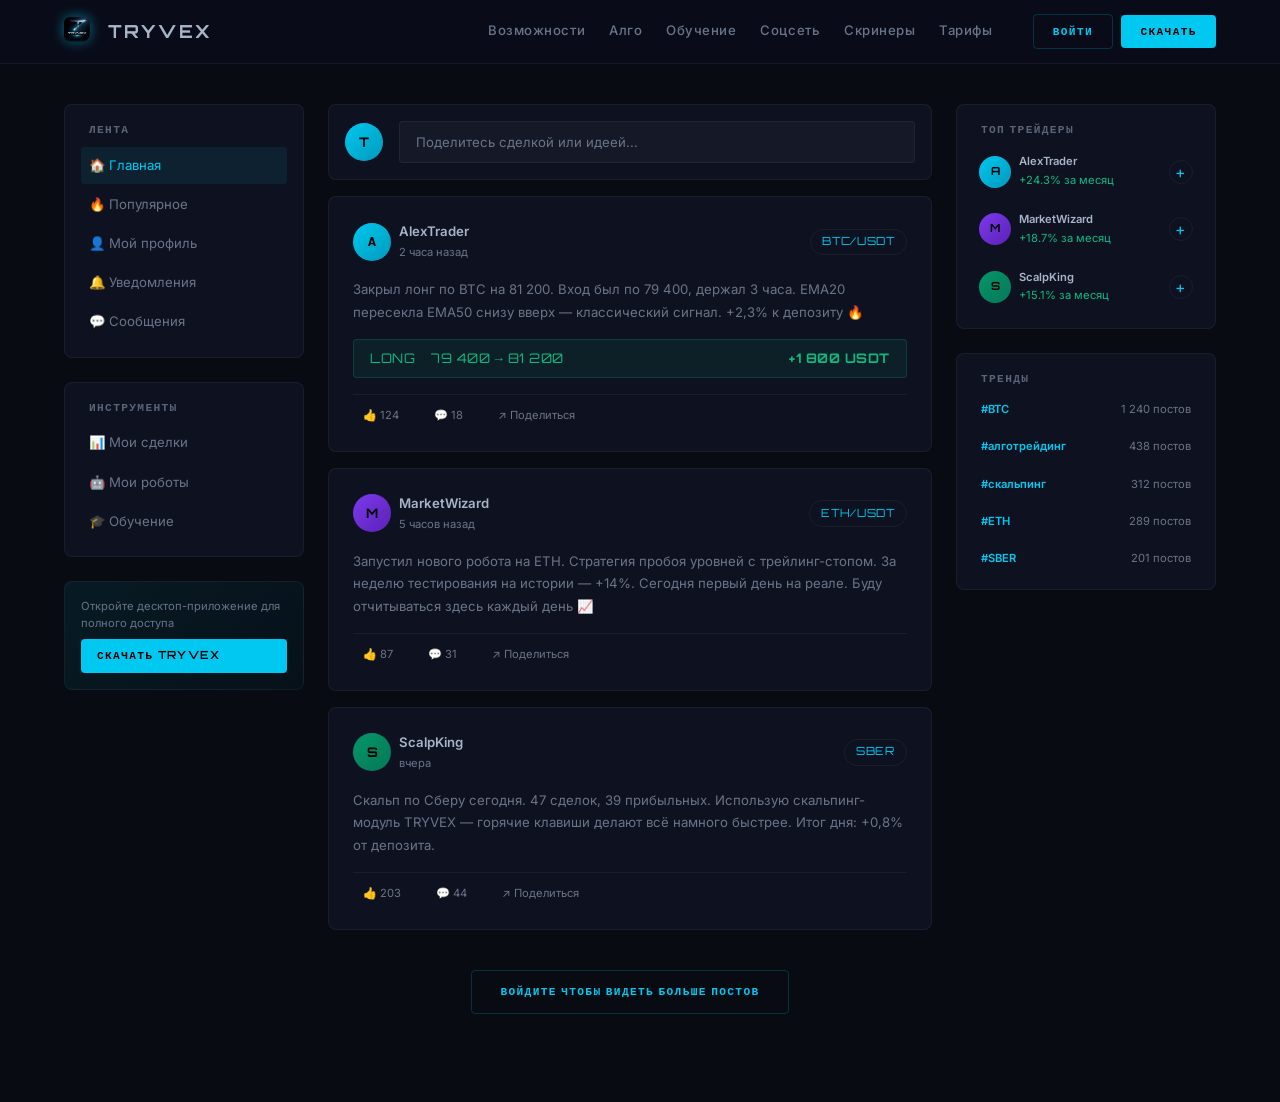
<file: app/social/index.html>
﻿<!DOCTYPE html>
<html lang="ru">
<head>
  <meta charset="UTF-8">
  <meta name="viewport" content="width=device-width, initial-scale=1.0">
  <title>Соцсеть трейдеров — TRYVEX</title>
  <link rel="icon" type="image/png" href="../../assets/icons/favicon.png">

  <link rel="stylesheet" href="../../assets/css/variables.css">
  <link rel="stylesheet" href="../../assets/css/reset.css">
  <link rel="stylesheet" href="../../assets/css/main.css">
  <link rel="stylesheet" href="../../assets/css/nav.css">
  <link rel="stylesheet" href="assets/social.css">
  <!-- Yandex.Metrika counter -->
  <script type="text/javascript">
    (function(m,e,t,r,i,k,a){m[i]=m[i]||function(){(m[i].a=m[i].a||[]).push(arguments)};m[i].l=1*new Date();for(var j=0;j<document.scripts.length;j++){if(document.scripts[j].src===r){return;}}k=e.createElement(t),a=e.getElementsByTagName(t)[0],k.async=1,k.src=r,a.parentNode.insertBefore(k,a)})(window,document,'script','https://mc.yandex.ru/metrika/tag.js?id=109677314','ym');
    ym(109677314,'init',{ssr:true,webvisor:true,clickmap:true,ecommerce:"dataLayer",referrer:document.referrer,url:location.href,accurateTrackBounce:true,trackLinks:true});
  </script>
  <noscript><div><img src="https://mc.yandex.ru/watch/109677314" style="position:absolute; left:-9999px;" alt=""/></div></noscript>
  <!-- /Yandex.Metrika counter -->
</head>
<body>

  <!-- Nav -->
  <header class="nav" id="nav">
    <div class="nav__inner container">
      <a href="../../index.html" class="nav__logo">
        <img class="nav__logo-svg" src="../../assets/images/icon.png" alt="TRYVEX">
        <span class="nav__logo-text">TRYVEX</span>
      </a>
      <nav class="nav__links" id="navLinks">
        <a href="../../index.html#features"  class="nav__link">Возможности</a>
        <a href="../../index.html#algo"      class="nav__link">Алго</a>
        <a href="../../index.html#education" class="nav__link">Обучение</a>
        <a href="index.html"                 class="nav__link nav__link--active">Соцсеть</a>
        <a href="../screeners/index.html"    class="nav__link">Скринеры</a>
        <a href="../../index.html#pricing"   class="nav__link">Тарифы</a>
      </nav>
      <div class="nav__actions">
        <a href="../../pages/login.html" class="btn btn-outline btn--sm">Войти</a>
        <a href="../../index.html#download" class="btn btn-primary btn--sm">Скачать</a>
      </div>
      <button class="nav__burger" id="navBurger" aria-label="Меню">
        <span></span><span></span><span></span>
      </button>
    </div>
  </header>

  <!-- Layout -->
  <div class="social-layout">

    <!-- Left sidebar -->
    <aside class="social-sidebar">
      <div class="social-sidebar__section">
        <p class="social-sidebar__title">Лента</p>
        <ul class="social-sidebar__menu">
          <li><a href="#" class="social-sidebar__link social-sidebar__link--active">🏠 Главная</a></li>
          <li><a href="#" class="social-sidebar__link">🔥 Популярное</a></li>
          <li><a href="#" class="social-sidebar__link">👤 Мой профиль</a></li>
          <li><a href="#" class="social-sidebar__link">🔔 Уведомления</a></li>
          <li><a href="#" class="social-sidebar__link">💬 Сообщения</a></li>
        </ul>
      </div>
      <div class="social-sidebar__section">
        <p class="social-sidebar__title">Инструменты</p>
        <ul class="social-sidebar__menu">
          <li><a href="#" class="social-sidebar__link">📊 Мои сделки</a></li>
          <li><a href="#" class="social-sidebar__link">🤖 Мои роботы</a></li>
          <li><a href="#" class="social-sidebar__link">🎓 Обучение</a></li>
        </ul>
      </div>
      <div class="social-sidebar__cta">
        <p>Откройте десктоп-приложение для полного доступа</p>
        <a href="../../index.html#download" class="btn btn-primary" style="font-size:var(--size-xs); padding: 0.5rem 1rem;">Скачать TRYVEX</a>
      </div>
    </aside>

    <!-- Feed -->
    <main class="social-feed">

      <!-- Create post (заглушка — активна после логина) -->
      <div class="post-composer">
        <div class="post-composer__avatar">T</div>
        <div class="post-composer__input" role="button" onclick="window.location.href='../../pages/login.html'">
          Поделитесь сделкой или идеей...
        </div>
      </div>

      <!-- Posts -->
      <article class="post-card">
        <div class="post-card__header">
          <div class="post-card__avatar">А</div>
          <div class="post-card__meta">
            <span class="post-card__name">AlexTrader</span>
            <span class="post-card__time">2 часа назад</span>
          </div>
          <div class="post-card__instrument">BTC/USDT</div>
        </div>
        <p class="post-card__text">
          Закрыл лонг по BTC на 81 200. Вход был по 79 400, держал 3 часа.
          EMA20 пересекла EMA50 снизу вверх — классический сигнал. +2,3% к депозиту 🔥
        </p>
        <div class="post-card__trade">
          <div class="post-card__trade-item post-card__trade-item--long">
            <span>LONG</span>
            <span>79 400 → 81 200</span>
            <span class="post-card__trade-pnl">+1 800 USDT</span>
          </div>
        </div>
        <div class="post-card__footer">
          <button class="post-card__action">👍 124</button>
          <button class="post-card__action">💬 18</button>
          <button class="post-card__action">↗ Поделиться</button>
        </div>
      </article>

      <article class="post-card">
        <div class="post-card__header">
          <div class="post-card__avatar" style="background: linear-gradient(135deg,#7c3aed,#5b21b6);">M</div>
          <div class="post-card__meta">
            <span class="post-card__name">MarketWizard</span>
            <span class="post-card__time">5 часов назад</span>
          </div>
          <div class="post-card__instrument">ETH/USDT</div>
        </div>
        <p class="post-card__text">
          Запустил нового робота на ETH. Стратегия пробоя уровней с трейлинг-стопом.
          За неделю тестирования на истории — +14%. Сегодня первый день на реале.
          Буду отчитываться здесь каждый день 📈
        </p>
        <div class="post-card__footer">
          <button class="post-card__action">👍 87</button>
          <button class="post-card__action">💬 31</button>
          <button class="post-card__action">↗ Поделиться</button>
        </div>
      </article>

      <article class="post-card">
        <div class="post-card__header">
          <div class="post-card__avatar" style="background: linear-gradient(135deg,#059669,#047857);">S</div>
          <div class="post-card__meta">
            <span class="post-card__name">ScalpKing</span>
            <span class="post-card__time">вчера</span>
          </div>
          <div class="post-card__instrument">SBER</div>
        </div>
        <p class="post-card__text">
          Скальп по Сберу сегодня. 47 сделок, 39 прибыльных.
          Использую скальпинг-модуль TRYVEX — горячие клавиши делают всё намного быстрее.
          Итог дня: +0,8% от депозита.
        </p>
        <div class="post-card__footer">
          <button class="post-card__action">👍 203</button>
          <button class="post-card__action">💬 44</button>
          <button class="post-card__action">↗ Поделиться</button>
        </div>
      </article>

      <div class="social-feed__more">
        <a href="../../pages/login.html" class="btn btn-outline">Войдите чтобы видеть больше постов</a>
      </div>

    </main>

    <!-- Right sidebar -->
    <aside class="social-right">
      <div class="social-right__section">
        <p class="social-sidebar__title">Топ трейдеры</p>
        <ul class="top-traders">
          <li class="top-traders__item">
            <div class="top-traders__avatar">A</div>
            <div class="top-traders__info">
              <span class="top-traders__name">AlexTrader</span>
              <span class="top-traders__stat">+24.3% за месяц</span>
            </div>
            <button class="top-traders__follow">+</button>
          </li>
          <li class="top-traders__item">
            <div class="top-traders__avatar" style="background:linear-gradient(135deg,#7c3aed,#5b21b6)">M</div>
            <div class="top-traders__info">
              <span class="top-traders__name">MarketWizard</span>
              <span class="top-traders__stat">+18.7% за месяц</span>
            </div>
            <button class="top-traders__follow">+</button>
          </li>
          <li class="top-traders__item">
            <div class="top-traders__avatar" style="background:linear-gradient(135deg,#059669,#047857)">S</div>
            <div class="top-traders__info">
              <span class="top-traders__name">ScalpKing</span>
              <span class="top-traders__stat">+15.1% за месяц</span>
            </div>
            <button class="top-traders__follow">+</button>
          </li>
        </ul>
      </div>

      <div class="social-right__section">
        <p class="social-sidebar__title">Тренды</p>
        <ul class="trends">
          <li class="trends__item"><span class="trends__tag">#BTC</span><span class="trends__count">1 240 постов</span></li>
          <li class="trends__item"><span class="trends__tag">#алготрейдинг</span><span class="trends__count">438 постов</span></li>
          <li class="trends__item"><span class="trends__tag">#скальпинг</span><span class="trends__count">312 постов</span></li>
          <li class="trends__item"><span class="trends__tag">#ETH</span><span class="trends__count">289 постов</span></li>
          <li class="trends__item"><span class="trends__tag">#SBER</span><span class="trends__count">201 постов</span></li>
        </ul>
      </div>
    </aside>

  </div>

  <script type="module" src="../../js/nav.js"></script>
  <script>
    // Кнопки лайк/комментарий — заглушка, при переносе заменяется на API
    document.querySelectorAll('.post-card__action').forEach(btn => {
      btn.addEventListener('click', () => {
        window.location.href = '../../pages/login.html';
      });
    });
  </script>

</body>
</html>
</file>
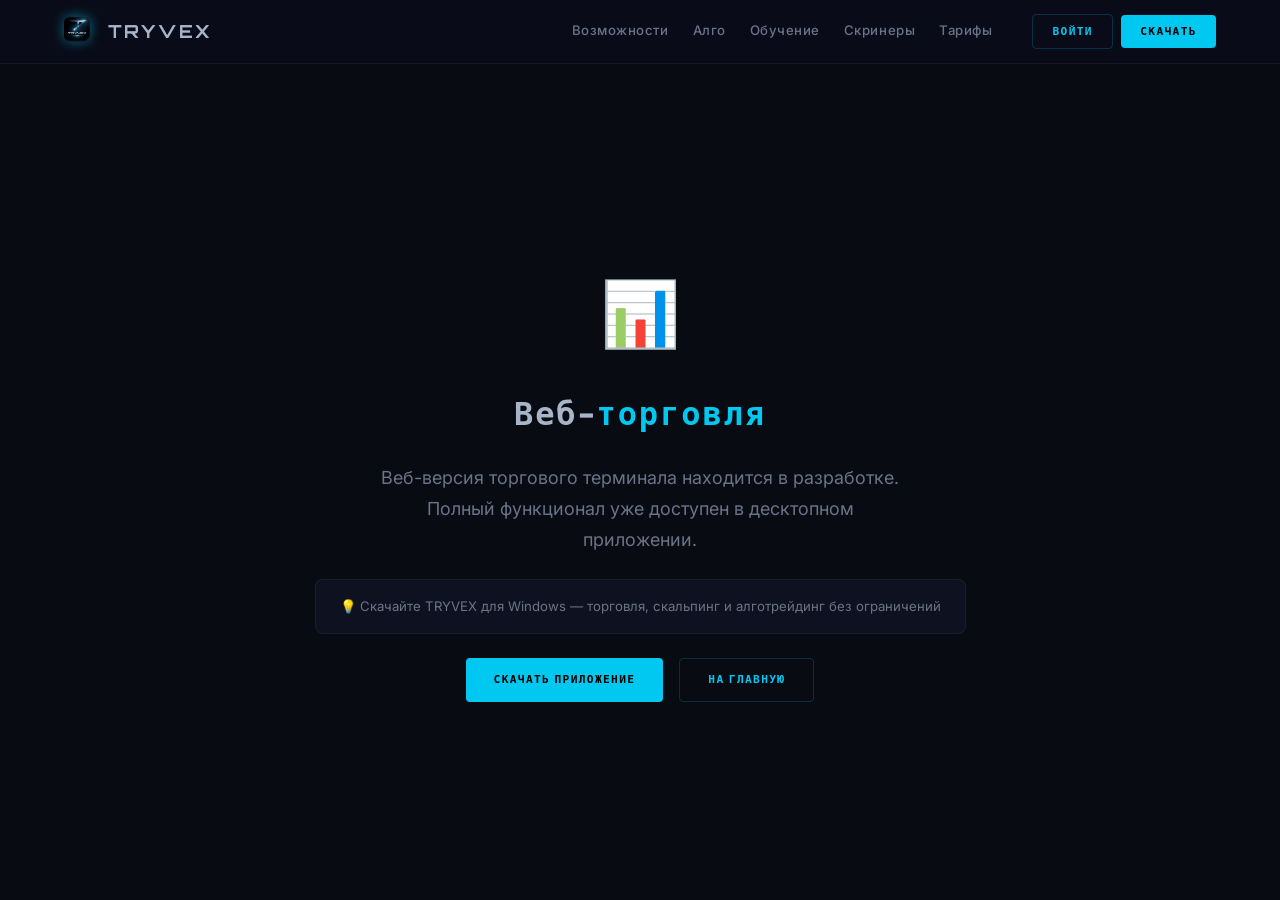
<file: app/trade/index.html>
﻿<!DOCTYPE html>
<html lang="ru">
<head>
  <meta charset="UTF-8">
  <meta name="viewport" content="width=device-width, initial-scale=1.0">
  <title>Торговля — TRYVEX</title>
  <link rel="icon" type="image/png" href="../../assets/icons/favicon.png">
  <link rel="stylesheet" href="../../assets/css/variables.css">
  <link rel="stylesheet" href="../../assets/css/reset.css">
  <link rel="stylesheet" href="../../assets/css/main.css">
  <link rel="stylesheet" href="../../assets/css/nav.css">
  <style>
    .coming-soon {
      min-height: 100vh;
      display: flex;
      align-items: center;
      justify-content: center;
      flex-direction: column;
      gap: var(--space-md);
      text-align: center;
      padding: var(--space-xl) var(--space-md);
      padding-top: calc(64px + var(--space-xl));
    }
    .coming-soon__icon { font-size: 4rem; }
    .coming-soon__title {
      font-family: var(--font-primary);
      font-size: var(--size-3xl);
      font-weight: 700;
      letter-spacing: 0.06em;
      color: var(--color-silver);
    }
    .coming-soon__title span { color: var(--color-accent); }
    .coming-soon__desc {
      font-size: var(--size-lg);
      color: var(--color-text-dim);
      max-width: 520px;
      line-height: 1.7;
    }
    .coming-soon__hint {
      font-size: var(--size-sm);
      color: var(--color-text-dim);
      border: 1px solid var(--color-border);
      border-radius: var(--radius-md);
      padding: var(--space-sm) var(--space-md);
      background: var(--color-bg-card);
    }
  </style>
  <!-- Yandex.Metrika counter -->
  <script type="text/javascript">
    (function(m,e,t,r,i,k,a){m[i]=m[i]||function(){(m[i].a=m[i].a||[]).push(arguments)};m[i].l=1*new Date();for(var j=0;j<document.scripts.length;j++){if(document.scripts[j].src===r){return;}}k=e.createElement(t),a=e.getElementsByTagName(t)[0],k.async=1,k.src=r,a.parentNode.insertBefore(k,a)})(window,document,'script','https://mc.yandex.ru/metrika/tag.js?id=109677314','ym');
    ym(109677314,'init',{ssr:true,webvisor:true,clickmap:true,ecommerce:"dataLayer",referrer:document.referrer,url:location.href,accurateTrackBounce:true,trackLinks:true});
  </script>
  <noscript><div><img src="https://mc.yandex.ru/watch/109677314" style="position:absolute; left:-9999px;" alt=""/></div></noscript>
  <!-- /Yandex.Metrika counter -->
</head>
<body>

  <header class="nav" id="nav">
    <div class="nav__inner container">
      <a href="https://tryvex.online/" class="nav__logo">
        <img class="nav__logo-svg" src="../../assets/images/icon.png" alt="TRYVEX">
        <span class="nav__logo-text">TRYVEX</span>
      </a>
      <nav class="nav__links" id="navLinks">
        <a href="../../index.html#features"  class="nav__link">Возможности</a>
        <a href="../../index.html#algo"      class="nav__link">Алго</a>
        <a href="../../index.html#education" class="nav__link">Обучение</a>
        <!-- Соцсеть временно скрыта -->
        <a href="../screeners/index.html"    class="nav__link">Скринеры</a>
        <a href="../../index.html#pricing"   class="nav__link">Тарифы</a>
      </nav>
      <div class="nav__actions">
        <a href="../../pages/login.html"   class="btn btn-outline btn--sm">Войти</a>
        <a href="../../index.html#download" class="btn btn-primary btn--sm">Скачать</a>
      </div>
      <button class="nav__burger" id="navBurger"><span></span><span></span><span></span></button>
    </div>
  </header>

  <div class="coming-soon">
    <div class="coming-soon__icon">📊</div>
    <h1 class="coming-soon__title">Веб-<span>торговля</span></h1>
    <p class="coming-soon__desc">
      Веб-версия торгового терминала находится в разработке.<br>
      Полный функционал уже доступен в десктопном приложении.
    </p>
    <div class="coming-soon__hint">
      💡 Скачайте TRYVEX для Windows — торговля, скальпинг и алготрейдинг без ограничений
    </div>
    <div style="display:flex; gap:var(--space-sm); flex-wrap:wrap; justify-content:center;">
      <a href="../../index.html#download" class="btn btn-primary">Скачать приложение</a>
      <a href="../../index.html"          class="btn btn-outline">На главную</a>
    </div>
  </div>

  <script type="module" src="../../js/nav.js"></script>
</body>
</html>
</file>
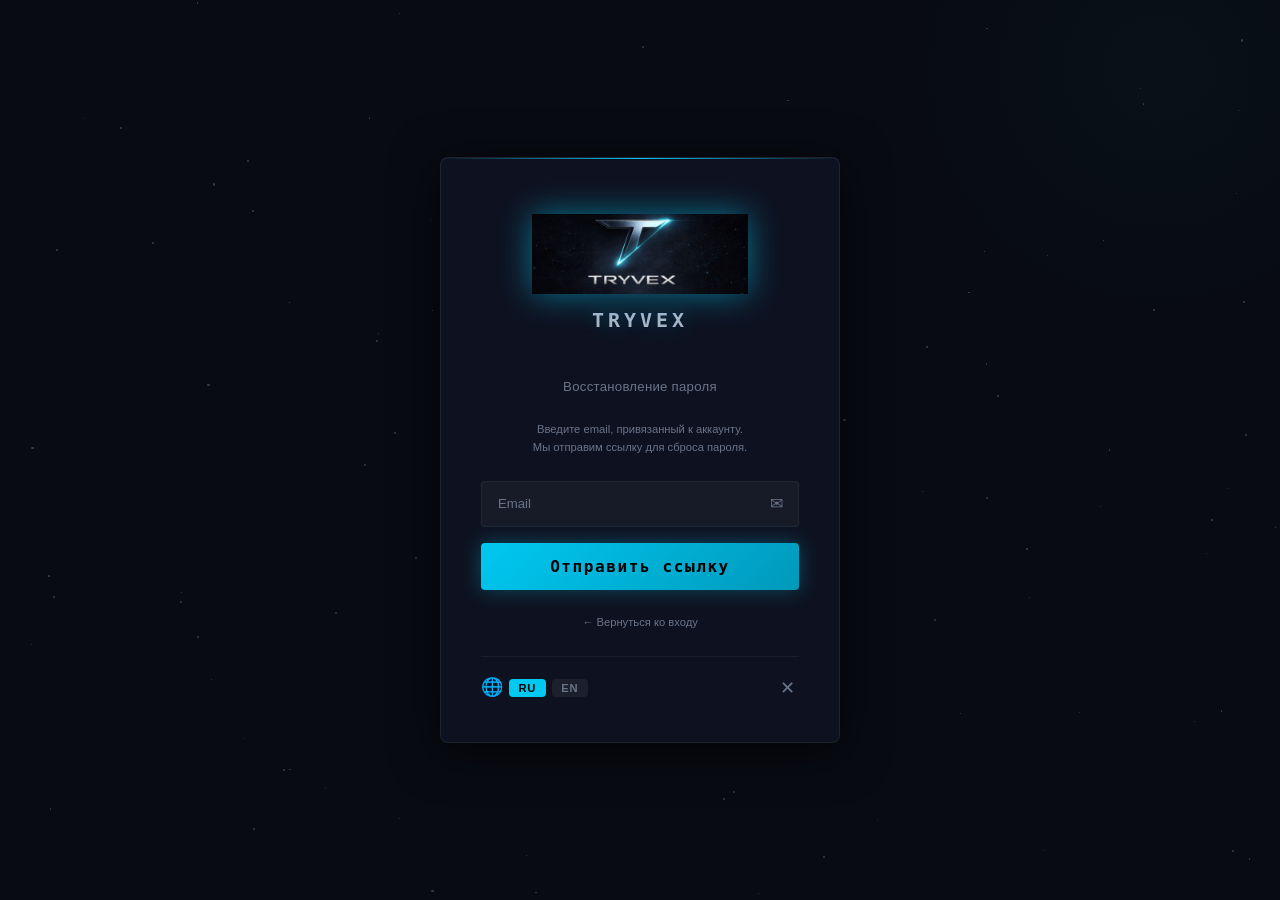
<file: pages/forgot.html>
﻿<!DOCTYPE html>
<html lang="ru">
<head>
  <meta charset="UTF-8">
  <meta name="viewport" content="width=device-width, initial-scale=1.0">
  <title>Восстановление пароля — TRYVEX</title>
  <link rel="icon" type="image/png" href="../assets/icons/favicon.png">
  <link rel="stylesheet" href="../assets/css/variables.css">
  <link rel="stylesheet" href="../assets/css/reset.css">
  <link rel="stylesheet" href="../assets/css/login.css">
  <!-- Yandex.Metrika counter -->
  <script type="text/javascript">
    (function(m,e,t,r,i,k,a){m[i]=m[i]||function(){(m[i].a=m[i].a||[]).push(arguments)};m[i].l=1*new Date();for(var j=0;j<document.scripts.length;j++){if(document.scripts[j].src===r){return;}}k=e.createElement(t),a=e.getElementsByTagName(t)[0],k.async=1,k.src=r,a.parentNode.insertBefore(k,a)})(window,document,'script','https://mc.yandex.ru/metrika/tag.js?id=109677314','ym');
    ym(109677314,'init',{ssr:true,webvisor:true,clickmap:true,ecommerce:"dataLayer",referrer:document.referrer,url:location.href,accurateTrackBounce:true,trackLinks:true});
  </script>
  <noscript><div><img src="https://mc.yandex.ru/watch/109677314" style="position:absolute; left:-9999px;" alt=""/></div></noscript>
  <!-- /Yandex.Metrika counter -->
</head>
<body>

  <div class="login-page">
    <div class="login-page__stars"></div>

    <div class="login-card">

      <div class="login-card__hero">
        <img class="login-card__hero-logo" src="../assets/images/login_logo.png" alt="TRYVEX">
        <span class="login-card__hero-name">TRYVEX</span>
      </div>

      <!-- Шаг 1: ввод email -->
      <div id="stepEmail">
        <p class="login-card__subtitle">Восстановление пароля</p>
        <p style="text-align:center; font-size:var(--size-xs); color:var(--color-text-dim); margin-bottom:var(--space-md); line-height:1.6;">
          Введите email, привязанный к аккаунту.<br>Мы отправим ссылку для сброса пароля.
        </p>

        <form class="login-form" id="forgotForm" novalidate>
          <div class="login-form__field">
            <input class="login-form__input" type="email" id="email"
              placeholder="Email" autocomplete="email" required>
            <span class="login-form__icon">✉</span>
          </div>

          <button type="submit" class="login-form__btn-primary">Отправить ссылку</button>

          <div class="login-form__links">
            <a href="login.html" class="login-form__link">← Вернуться ко входу</a>
          </div>
        </form>
      </div>

      <!-- Шаг 2: подтверждение (показывается после отправки) -->
      <div id="stepDone" style="display:none; text-align:center; padding: var(--space-md) 0;">
        <div style="font-size:3rem; margin-bottom:var(--space-sm);">✉</div>
        <h3 style="font-family:var(--font-primary); color:var(--color-silver); letter-spacing:0.06em; margin-bottom:var(--space-xs);">Письмо отправлено</h3>
        <p style="font-size:var(--size-sm); color:var(--color-text-dim); line-height:1.6; margin-bottom:var(--space-lg);">
          Проверьте почту и перейдите по ссылке в письме.<br>
          Письмо может прийти в папку «Спам».
        </p>
        <a href="login.html" class="btn btn-outline" style="display:inline-flex;">← Вернуться ко входу</a>
      </div>

      <div class="login-card__bottom">
        <div class="login-card__lang">
          <span class="login-card__lang-icon">🌐</span>
          <button class="login-card__lang-btn login-card__lang-btn--active">RU</button>
          <button class="login-card__lang-btn login-card__lang-btn--inactive">EN</button>
        </div>
        <a href="../index.html" class="login-card__close" title="На главную">✕</a>
      </div>

    </div>
  </div>

  <style>
    @keyframes twinkle {
      0%, 100% { opacity: 0.2; } 50% { opacity: 0.04; }
    }
    @keyframes logoPulse {
      0%, 100% { filter: drop-shadow(0 0 16px rgba(0,212,255,0.5)); }
      50%       { filter: drop-shadow(0 0 30px rgba(0,212,255,0.8)); }
    }
  </style>

  <script type="module">
    // Звёзды
    const container = document.querySelector('.login-page__stars');
    for (let i = 0; i < 100; i++) {
      const s = document.createElement('div');
      const size = Math.random() * 2 + 0.5;
      s.style.cssText = `
        position:absolute; border-radius:50%; background:#fff;
        width:${size}px; height:${size}px;
        top:${Math.random()*100}%; left:${Math.random()*100}%;
        opacity:0.2;
        animation:twinkle ${(Math.random()*4+2).toFixed(1)}s ease-in-out infinite;
        animation-delay:${(Math.random()*5).toFixed(1)}s;
      `;
      container.appendChild(s);
    }

    // Переключение языка
    document.querySelectorAll('.login-card__lang-btn').forEach(btn => {
      btn.addEventListener('click', () => {
        document.querySelectorAll('.login-card__lang-btn').forEach(b => {
          b.className = 'login-card__lang-btn login-card__lang-btn--inactive';
        });
        btn.className = 'login-card__lang-btn login-card__lang-btn--active';
      });
    });

    // Submit — заглушка, при переносе на бэкенд: fetch('/api/auth/forgot', ...)
    document.getElementById('forgotForm')?.addEventListener('submit', (e) => {
      e.preventDefault();
      const email = document.getElementById('email').value.trim();
      if (!email) return;
      document.getElementById('stepEmail').style.display = 'none';
      document.getElementById('stepDone').style.display = 'block';
    });
  </script>

</body>
</html>
</file>
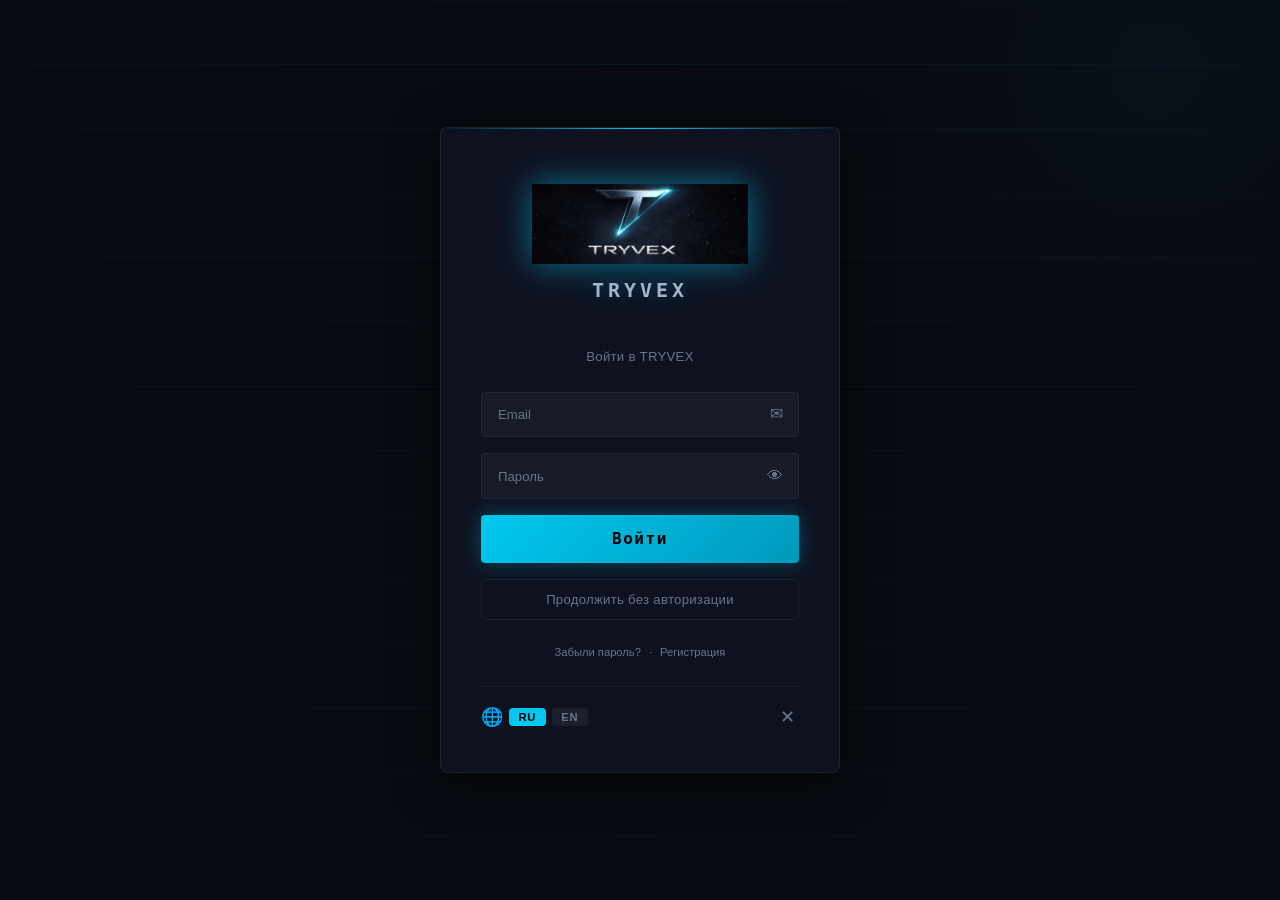
<file: pages/login.html>
﻿<!DOCTYPE html>
<html lang="ru">
<head>
  <meta charset="UTF-8">
  <meta name="viewport" content="width=device-width, initial-scale=1.0">
  <title>Войти — TRYVEX</title>
  <link rel="icon" type="image/png" href="../assets/icons/favicon.png">

  <link rel="stylesheet" href="../assets/css/variables.css">
  <link rel="stylesheet" href="../assets/css/reset.css">
  <link rel="stylesheet" href="../assets/css/login.css">
  <!-- Yandex.Metrika counter -->
  <script type="text/javascript">
    (function(m,e,t,r,i,k,a){m[i]=m[i]||function(){(m[i].a=m[i].a||[]).push(arguments)};m[i].l=1*new Date();for(var j=0;j<document.scripts.length;j++){if(document.scripts[j].src===r){return;}}k=e.createElement(t),a=e.getElementsByTagName(t)[0],k.async=1,k.src=r,a.parentNode.insertBefore(k,a)})(window,document,'script','https://mc.yandex.ru/metrika/tag.js?id=109677314','ym');
    ym(109677314,'init',{ssr:true,webvisor:true,clickmap:true,ecommerce:"dataLayer",referrer:document.referrer,url:location.href,accurateTrackBounce:true,trackLinks:true});
  </script>
  <noscript><div><img src="https://mc.yandex.ru/watch/109677314" style="position:absolute; left:-9999px;" alt=""/></div></noscript>
  <!-- /Yandex.Metrika counter -->
</head>
<body>

  <div class="login-page">
    <div class="login-page__lines" id="loginLines"></div>

    <div class="login-card">

      <!-- Hero image с логотипом -->
      <div class="login-card__hero">
        <img class="login-card__hero-logo" src="../assets/images/login_logo.png" alt="TRYVEX">
        <span class="login-card__hero-name">TRYVEX</span>
      </div>

      <p class="login-card__subtitle">Войти в TRYVEX</p>

      <!-- Form -->
      <form class="login-form" id="loginForm" novalidate>

        <div class="login-form__field">
          <input
            class="login-form__input"
            type="email"
            id="email"
            name="email"
            placeholder="Email"
            autocomplete="email"
            required
          >
          <span class="login-form__icon">✉</span>
        </div>

        <div class="login-form__field">
          <input
            class="login-form__input"
            type="password"
            id="password"
            name="password"
            placeholder="Пароль"
            autocomplete="current-password"
            required
          >
          <span class="login-form__icon" id="togglePassword" title="Показать пароль">👁</span>
        </div>

        <button type="submit" class="login-form__btn-primary">Войти</button>

        <button type="button" class="login-form__btn-guest" id="guestBtn">
          Продолжить без авторизации
        </button>

        <div class="login-form__links">
          <a href="forgot.html"   class="login-form__link">Забыли пароль?</a>
          <span class="login-form__dot">·</span>
          <a href="register.html" class="login-form__link">Регистрация</a>
        </div>

      </form>

      <!-- Bottom: язык + закрыть -->
      <div class="login-card__bottom">
        <div class="login-card__lang">
          <span class="login-card__lang-icon">🌐</span>
          <button class="login-card__lang-btn login-card__lang-btn--active" data-lang="ru">RU</button>
          <button class="login-card__lang-btn login-card__lang-btn--inactive" data-lang="en">EN</button>
        </div>
        <a href="../index.html" class="login-card__close" title="На главную">✕</a>
      </div>

    </div>
  </div>

  <script type="module">
    // Liquidity lines — горизонтальные линии data feed
    const container = document.getElementById('loginLines');
    for (let i = 0; i < 14; i++) {
      const line = document.createElement('div');
      line.className = 'login-page__line';
      line.style.cssText = `
        top: ${(i / 14 * 100).toFixed(1)}%;
        animation-duration: ${(18 + Math.random() * 20).toFixed(1)}s;
        animation-delay: -${(Math.random() * 20).toFixed(1)}s;
        opacity: ${(0.3 + Math.random() * 0.7).toFixed(2)};
      `;
      container.appendChild(line);
    }

    // Показать/скрыть пароль
    document.getElementById('togglePassword').addEventListener('click', () => {
      const input = document.getElementById('password');
      input.type = input.type === 'password' ? 'text' : 'password';
    });

    // Переключение языка
    document.querySelectorAll('.login-card__lang-btn').forEach(btn => {
      btn.addEventListener('click', () => {
        document.querySelectorAll('.login-card__lang-btn').forEach(b => {
          b.className = 'login-card__lang-btn login-card__lang-btn--inactive';
        });
        btn.className = 'login-card__lang-btn login-card__lang-btn--active';
      });
    });

    // Гость → главная
    document.getElementById('guestBtn').addEventListener('click', () => {
      window.location.href = '../index.html';
    });

    // Submit — заглушка (при переносе на бэкенд заменится на fetch/API)
    document.getElementById('loginForm').addEventListener('submit', (e) => {
      e.preventDefault();
      const email    = document.getElementById('email').value.trim();
      const password = document.getElementById('password').value;
      if (!email || !password) return;
      // TODO: fetch('/api/auth/login', { method: 'POST', body: JSON.stringify({ email, password }) })
      alert('Авторизация будет доступна после подключения бэкенда');
    });
  </script>

  <style>
    @keyframes twinkle {
      0%, 100% { opacity: var(--op, 0.2); }
      50%       { opacity: calc(var(--op, 0.2) * 0.2); }
    }
    @keyframes logoPulse {
      0%, 100% { box-shadow: 0 0 30px rgba(0,212,255,0.4), inset 0 0 15px rgba(0,212,255,0.06); }
      50%       { box-shadow: 0 0 55px rgba(0,212,255,0.6), inset 0 0 25px rgba(0,212,255,0.1); }
    }
  </style>

</body>
</html>
</file>
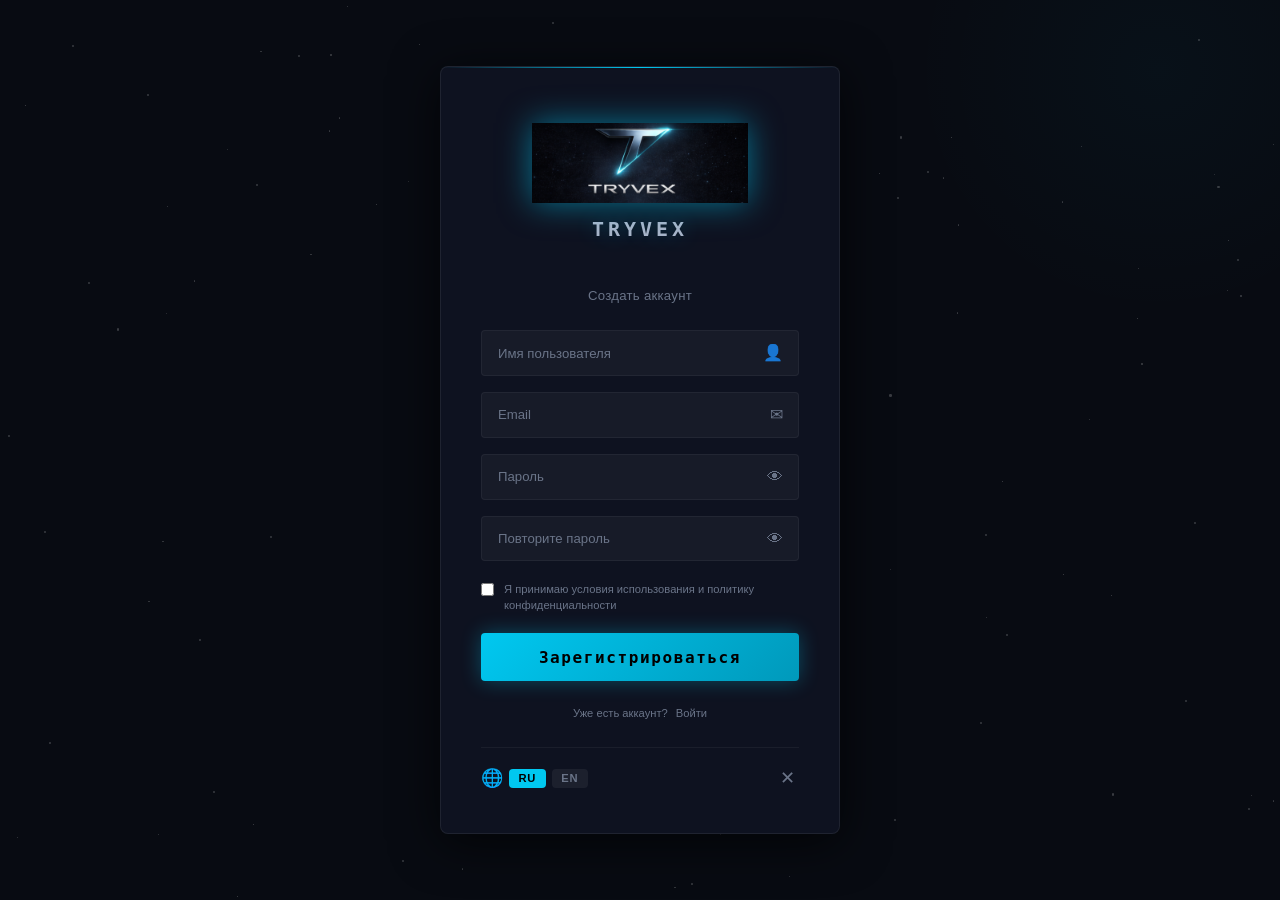
<file: pages/register.html>
﻿<!DOCTYPE html>
<html lang="ru">
<head>
  <meta charset="UTF-8">
  <meta name="viewport" content="width=device-width, initial-scale=1.0">
  <title>Регистрация — TRYVEX</title>
  <link rel="icon" type="image/png" href="../assets/icons/favicon.png">

  <link rel="stylesheet" href="../assets/css/variables.css">
  <link rel="stylesheet" href="../assets/css/reset.css">
  <link rel="stylesheet" href="../assets/css/login.css">
  <!-- Yandex.Metrika counter -->
  <script type="text/javascript">
    (function(m,e,t,r,i,k,a){m[i]=m[i]||function(){(m[i].a=m[i].a||[]).push(arguments)};m[i].l=1*new Date();for(var j=0;j<document.scripts.length;j++){if(document.scripts[j].src===r){return;}}k=e.createElement(t),a=e.getElementsByTagName(t)[0],k.async=1,k.src=r,a.parentNode.insertBefore(k,a)})(window,document,'script','https://mc.yandex.ru/metrika/tag.js?id=109677314','ym');
    ym(109677314,'init',{ssr:true,webvisor:true,clickmap:true,ecommerce:"dataLayer",referrer:document.referrer,url:location.href,accurateTrackBounce:true,trackLinks:true});
  </script>
  <noscript><div><img src="https://mc.yandex.ru/watch/109677314" style="position:absolute; left:-9999px;" alt=""/></div></noscript>
  <!-- /Yandex.Metrika counter -->
</head>
<body>

  <div class="login-page">
    <div class="login-page__stars"></div>

    <div class="login-card">

      <div class="login-card__hero">
        <img class="login-card__hero-logo" src="../assets/images/login_logo.png" alt="TRYVEX">
        <span class="login-card__hero-name">TRYVEX</span>
      </div>

      <p class="login-card__subtitle">Создать аккаунт</p>

      <form class="login-form" id="registerForm" novalidate>

        <div class="login-form__field">
          <input class="login-form__input" type="text" id="username" name="username"
            placeholder="Имя пользователя" autocomplete="username" required>
          <span class="login-form__icon">👤</span>
        </div>

        <div class="login-form__field">
          <input class="login-form__input" type="email" id="email" name="email"
            placeholder="Email" autocomplete="email" required>
          <span class="login-form__icon">✉</span>
        </div>

        <div class="login-form__field">
          <input class="login-form__input" type="password" id="password" name="password"
            placeholder="Пароль" autocomplete="new-password" required>
          <span class="login-form__icon" id="togglePassword" title="Показать пароль">👁</span>
        </div>

        <div class="login-form__field">
          <input class="login-form__input" type="password" id="passwordConfirm" name="passwordConfirm"
            placeholder="Повторите пароль" autocomplete="new-password" required>
          <span class="login-form__icon" id="toggleConfirm" title="Показать пароль">👁</span>
        </div>

        <div class="register-agree">
          <label class="register-agree__label">
            <input type="checkbox" id="agree" class="register-agree__check">
            <span>Я принимаю <a href="#" class="login-form__link">условия использования</a> и <a href="#" class="login-form__link">политику конфиденциальности</a></span>
          </label>
        </div>

        <button type="submit" class="login-form__btn-primary">Зарегистрироваться</button>

        <div class="login-form__links">
          <span style="font-size:var(--size-xs); color:var(--color-text-dim);">Уже есть аккаунт?</span>
          <a href="login.html" class="login-form__link">Войти</a>
        </div>

      </form>

      <div class="login-card__bottom">
        <div class="login-card__lang">
          <span class="login-card__lang-icon">🌐</span>
          <button class="login-card__lang-btn login-card__lang-btn--active" data-lang="ru">RU</button>
          <button class="login-card__lang-btn login-card__lang-btn--inactive" data-lang="en">EN</button>
        </div>
        <a href="../index.html" class="login-card__close" title="На главную">✕</a>
      </div>

    </div>
  </div>

  <style>
    .register-agree {
      padding: 0.2rem 0;
    }
    .register-agree__label {
      display: flex;
      align-items: flex-start;
      gap: 10px;
      font-size: var(--size-xs);
      color: var(--color-text-dim);
      cursor: pointer;
      line-height: 1.5;
    }
    .register-agree__check {
      margin-top: 2px;
      accent-color: var(--color-accent);
      flex-shrink: 0;
    }
    @keyframes twinkle {
      0%, 100% { opacity: 0.2; }
      50%       { opacity: 0.04; }
    }
    @keyframes logoPulse {
      0%, 100% { filter: drop-shadow(0 0 16px rgba(0,212,255,0.5)); }
      50%       { filter: drop-shadow(0 0 30px rgba(0,212,255,0.8)); }
    }
  </style>

  <script type="module">
    // Звёзды
    const container = document.querySelector('.login-page__stars');
    for (let i = 0; i < 100; i++) {
      const s = document.createElement('div');
      const size = Math.random() * 2 + 0.5;
      s.style.cssText = `
        position:absolute; border-radius:50%; background:#fff;
        width:${size}px; height:${size}px;
        top:${Math.random()*100}%; left:${Math.random()*100}%;
        opacity:0.2;
        animation:twinkle ${(Math.random()*4+2).toFixed(1)}s ease-in-out infinite;
        animation-delay:${(Math.random()*5).toFixed(1)}s;
      `;
      container.appendChild(s);
    }

    // Показать/скрыть пароль
    ['togglePassword', 'toggleConfirm'].forEach(id => {
      document.getElementById(id)?.addEventListener('click', () => {
        const input = document.getElementById(id === 'togglePassword' ? 'password' : 'passwordConfirm');
        input.type = input.type === 'password' ? 'text' : 'password';
      });
    });

    // Переключение языка
    document.querySelectorAll('.login-card__lang-btn').forEach(btn => {
      btn.addEventListener('click', () => {
        document.querySelectorAll('.login-card__lang-btn').forEach(b => {
          b.className = 'login-card__lang-btn login-card__lang-btn--inactive';
        });
        btn.className = 'login-card__lang-btn login-card__lang-btn--active';
      });
    });

    // Submit — заглушка
    document.getElementById('registerForm').addEventListener('submit', (e) => {
      e.preventDefault();
      const pass    = document.getElementById('password').value;
      const confirm = document.getElementById('passwordConfirm').value;
      if (pass !== confirm) { alert('Пароли не совпадают'); return; }
      if (!document.getElementById('agree').checked) { alert('Примите условия использования'); return; }
      // TODO: fetch('/api/auth/register', { method: 'POST', ... })
      alert('Регистрация будет доступна после подключения бэкенда');
    });
  </script>

</body>
</html>
</file>
<file: assets/css/variables.css>
:root {
  /* ── Core backgrounds ───────────────────────── */
  --color-bg:           #080b12;
  --color-bg-secondary: #0b0f1a;
  --color-bg-card:      #0e1220;
  --color-bg-panel:     #111827;

  /* ── Accent (один, не больше) ───────────────── */
  --color-accent:       #00c8f0;
  --color-accent-dark:  #0099bb;
  --color-accent-glow:  rgba(0, 200, 240, 0.08);
  --color-accent-dim:   rgba(0, 200, 240, 0.35);

  /* ── Chrome / silver ────────────────────────── */
  --color-chrome:       #d0d8e8;
  --color-silver:       #a8b4c8;
  --color-silver-dim:   #5a6478;

  /* ── Text ───────────────────────────────────── */
  --color-text:         #c8d0e0;
  --color-text-dim:     #6a7488;
  --color-text-muted:   #3a4258;

  /* ── P&L (приглушённые, не кислотные) ──────── */
  --color-long:         #2a9d6a;
  --color-long-bg:      rgba(42, 157, 106, 0.08);
  --color-short:        #c0392b;
  --color-short-bg:     rgba(192, 57, 43, 0.08);

  /* ── Borders ────────────────────────────────── */
  --color-border:       rgba(255, 255, 255, 0.05);
  --color-border-hover: rgba(0, 200, 240, 0.2);
  --color-border-panel: rgba(255, 255, 255, 0.07);

  /* ── Typography ─────────────────────────────── */
  --font-primary: 'Orbitron', monospace;
  --font-body:    'Inter', 'Segoe UI', sans-serif;
  --font-mono:    'JetBrains Mono', 'Fira Code', monospace;

  --size-xs:   0.70rem;
  --size-sm:   0.825rem;
  --size-base: 1rem;
  --size-lg:   1.125rem;
  --size-xl:   1.25rem;
  --size-2xl:  1.5rem;
  --size-3xl:  2rem;
  --size-4xl:  2.75rem;
  --size-5xl:  3.5rem;

  /* ── Spacing ────────────────────────────────── */
  --space-xs:  0.5rem;
  --space-sm:  1rem;
  --space-md:  1.5rem;
  --space-lg:  2.5rem;
  --space-xl:  4rem;
  --space-2xl: 7rem;

  /* ── Effects ────────────────────────────────── */
  --shadow-card:   0 2px 16px rgba(0, 0, 0, 0.5);
  --shadow-glow:   0 0 20px rgba(0, 200, 240, 0.12);
  --radius-sm:     4px;
  --radius-md:     8px;
  --radius-lg:     16px;
  --transition:    0.2s ease;
}
</file>
<file: assets/css/main.css>
@import url('https://fonts.googleapis.com/css2?family=Orbitron:wght@400;500;700;900&family=Inter:wght@300;400;500;600&display=swap');

/* ── Layout ─────────────────────────────────── */
.container {
  width: 100%;
  max-width: 1200px;
  margin: 0 auto;
  padding: 0 var(--space-md);
}

section {
  padding: var(--space-2xl) 0;
}

/* ── Buttons ─────────────────────────────────── */
.btn {
  display: inline-flex;
  align-items: center;
  gap: var(--space-xs);
  padding: 0.75rem 1.75rem;
  border-radius: var(--radius-sm);
  font-family: var(--font-primary);
  font-size: var(--size-xs);
  font-weight: 600;
  letter-spacing: 0.12em;
  text-transform: uppercase;
  transition: var(--transition);
  white-space: nowrap;
}

.btn-primary {
  background: var(--color-accent);
  color: #000;
  box-shadow: none;
}

.btn-primary:hover {
  background: #00e0ff;
  box-shadow: 0 0 20px rgba(0, 200, 240, 0.3);
  transform: translateY(-1px);
}

.btn-outline {
  border: 1px solid var(--color-border-hover);
  color: var(--color-accent);
  background: transparent;
}

.btn-outline:hover {
  background: var(--color-accent-glow);
  border-color: var(--color-accent);
  transform: translateY(-1px);
}

/* ── Section title ───────────────────────────── */
.section-title {
  font-family: var(--font-primary);
  font-size: clamp(var(--size-2xl), 4vw, var(--size-3xl));
  font-weight: 700;
  letter-spacing: 0.04em;
  text-align: center;
  color: var(--color-silver);
  margin-bottom: var(--space-xs);
}

.section-title span {
  color: var(--color-accent);
}

.section-subtitle {
  text-align: center;
  color: var(--color-text-dim);
  font-size: var(--size-lg);
  margin-bottom: var(--space-xl);
}

/* ── Divider line ────────────────────────────── */
.accent-line {
  width: 60px;
  height: 2px;
  background: linear-gradient(90deg, var(--color-accent), transparent);
  margin: var(--space-sm) auto var(--space-lg);
}

/* ── Stats bar ───────────────────────────────── */
.stats-bar {
  background: var(--color-bg-card);
  border-top: 1px solid var(--color-border);
  border-bottom: 1px solid var(--color-border);
  padding: var(--space-md) 0;
}

.stats-bar__inner {
  display: flex;
  align-items: center;
  justify-content: center;
  gap: var(--space-xl);
  flex-wrap: wrap;
}

.stats-bar__item {
  display: flex;
  flex-direction: column;
  align-items: center;
  gap: 4px;
}

.stats-bar__value {
  font-family: var(--font-primary);
  font-size: var(--size-2xl);
  font-weight: 700;
  color: var(--color-accent);
  letter-spacing: 0.06em;
}

.stats-bar__label {
  font-size: var(--size-xs);
  color: var(--color-text-dim);
  letter-spacing: 0.06em;
  text-transform: uppercase;
}

.stats-bar__divider {
  width: 1px;
  height: 40px;
  background: var(--color-border);
}

/* ── Download CTA ────────────────────────────── */
.download-cta {
  background: linear-gradient(135deg, rgba(0,212,255,0.05), rgba(0,168,204,0.03));
  border-top: 1px solid var(--color-border);
  border-bottom: 1px solid var(--color-border);
  padding: var(--space-xl) 0;
}

.download-cta__inner {
  display: flex;
  align-items: center;
  justify-content: space-between;
  gap: var(--space-lg);
  flex-wrap: wrap;
}

.download-cta__actions {
  display: flex;
  flex-direction: column;
  align-items: flex-end;
  gap: var(--space-xs);
}

/* ── Scrollbar ───────────────────────────────── */
::-webkit-scrollbar { width: 6px; }
::-webkit-scrollbar-track { background: var(--color-bg); }
::-webkit-scrollbar-thumb { background: var(--color-accent-dark); border-radius: 3px; }

/* ── Mobile ──────────────────────────────────── */
@media (max-width: 768px) {
  .stats-bar__divider { display: none; }
  .download-cta__inner { flex-direction: column; align-items: flex-start; }
  .download-cta__actions { align-items: flex-start; }
}
</file>
<file: assets/css/nav.css>
.nav {
  position: fixed;
  top: 0;
  left: 0;
  right: 0;
  z-index: 100;
  padding: 0 var(--space-md);
  height: 64px;
  display: flex;
  align-items: center;
  background: rgba(10, 13, 26, 0.85);
  backdrop-filter: blur(12px);
  border-bottom: 1px solid var(--color-border);
  transition: var(--transition);
}

.nav.scrolled {
  background: rgba(10, 13, 26, 0.97);
  box-shadow: 0 4px 24px rgba(0,0,0,0.5);
}

.nav__inner {
  display: flex;
  align-items: center;
  gap: var(--space-lg);
  width: 100%;
  max-width: 1200px;
  margin: 0 auto;
  padding: 0 var(--space-md);
}

/* Logo */
.nav__logo {
  display: flex;
  align-items: center;
  gap: 10px;
  flex-shrink: 0;
}

.nav__logo-svg {
  width: 34px;
  height: 34px;
  filter: drop-shadow(0 0 6px rgba(0,212,255,0.5));
  transition: var(--transition);
}

.nav__logo:hover .nav__logo-svg {
  filter: drop-shadow(0 0 10px rgba(0,212,255,0.8));
}

.nav__logo-text {
  font-family: var(--font-primary);
  font-size: var(--size-lg);
  font-weight: 700;
  letter-spacing: 0.12em;
  color: var(--color-silver);
}

/* Links */
.nav__links {
  display: flex;
  align-items: center;
  gap: var(--space-md);
  margin-left: auto;
}

.nav__link {
  font-size: var(--size-sm);
  font-weight: 500;
  color: var(--color-text-dim);
  letter-spacing: 0.04em;
  transition: var(--transition);
  position: relative;
  padding-bottom: 2px;
}

.nav__link::after {
  content: '';
  position: absolute;
  bottom: -2px;
  left: 0;
  width: 0;
  height: 1px;
  background: var(--color-accent);
  transition: var(--transition);
}

.nav__link:hover {
  color: var(--color-accent);
}

.nav__link:hover::after {
  width: 100%;
}

/* Actions */
.nav__actions {
  display: flex;
  align-items: center;
  gap: var(--space-xs);
  flex-shrink: 0;
}

.btn--sm {
  padding: 0.5rem 1.2rem;
  font-size: var(--size-xs);
}

/* Burger */
.nav__burger {
  display: none;
  flex-direction: column;
  gap: 5px;
  padding: 4px;
  margin-left: auto;
}

.nav__burger span {
  display: block;
  width: 22px;
  height: 2px;
  background: var(--color-silver);
  border-radius: 2px;
  transition: var(--transition);
}

/* Mobile */
@media (max-width: 768px) {
  .nav__links {
    display: none;
    position: absolute;
    top: 64px;
    left: 0;
    right: 0;
    background: rgba(10, 13, 26, 0.98);
    flex-direction: column;
    padding: var(--space-md);
    border-bottom: 1px solid var(--color-border);
    gap: var(--space-sm);
  }

  .nav__links.open { display: flex; }
  .nav__actions { display: none; }
  .nav__burger { display: flex; }
}
</file>
<file: assets/css/hero.css>
.hero {
  min-height: 100vh;
  display: flex;
  align-items: center;
  justify-content: center;
  position: relative;
  overflow: hidden;
  padding-top: 64px;
  background: var(--color-bg);
}

/* Тихий градиент — не космос, а глубина */
.hero__bg {
  position: absolute;
  inset: 0;
  background:
    radial-gradient(ellipse 60% 50% at 50% -10%, rgba(0,200,240,0.04) 0%, transparent 70%),
    radial-gradient(ellipse 40% 30% at 80% 80%, rgba(0,150,200,0.02) 0%, transparent 60%);
  z-index: 0;
}

/* Горизонтальные liquidity lines — data feed атмосфера */
.hero__grid {
  position: absolute;
  inset: 0;
  z-index: 0;
  overflow: hidden;
  opacity: 0.4;
}

.hero__grid-line {
  position: absolute;
  left: 0;
  right: 0;
  height: 1px;
  background: linear-gradient(90deg,
    transparent 0%,
    rgba(0,200,240,0.06) 20%,
    rgba(0,200,240,0.12) 50%,
    rgba(0,200,240,0.06) 80%,
    transparent 100%
  );
}

/* Вертикальные линии (сетка терминала) */
.hero__grid-col {
  position: absolute;
  top: 0;
  bottom: 0;
  width: 1px;
  background: linear-gradient(180deg,
    transparent 0%,
    rgba(255,255,255,0.03) 30%,
    rgba(255,255,255,0.03) 70%,
    transparent 100%
  );
}

/* Scan line — движется сверху вниз */
.hero__scanline {
  position: absolute;
  left: 0;
  right: 0;
  height: 2px;
  background: linear-gradient(90deg,
    transparent,
    rgba(0,200,240,0.15) 30%,
    rgba(0,200,240,0.3) 50%,
    rgba(0,200,240,0.15) 70%,
    transparent
  );
  z-index: 1;
  animation: scanline 8s linear infinite;
  pointer-events: none;
}

@keyframes scanline {
  0%   { top: 0%; opacity: 0; }
  5%   { opacity: 1; }
  95%  { opacity: 1; }
  100% { top: 100%; opacity: 0; }
}

/* ── Boot sequence контент ──────────────────── */
.hero__content {
  position: relative;
  z-index: 2;
  text-align: center;
  padding: var(--space-xl) var(--space-md);
  max-width: 860px;
  width: 100%;
}

/* Лого */
.hero__logo-mark {
  width: auto;
  height: 100px;
  object-fit: contain;
  display: block;
  margin: 0 auto var(--space-lg);
  opacity: 0;
  animation: logoReveal 1s ease 0.5s forwards;
  filter: brightness(0.9) saturate(0.9);
}

@keyframes logoReveal {
  0%   { opacity: 0; transform: scale(0.95); }
  100% { opacity: 1; transform: scale(1); }
}

/* Boot sequence строки */
.hero__boot {
  font-family: var(--font-mono);
  font-size: var(--size-xs);
  letter-spacing: 0.12em;
  color: var(--color-accent);
  margin-bottom: var(--space-lg);
  min-height: 60px;
  display: flex;
  flex-direction: column;
  align-items: center;
  gap: 6px;
}

.hero__boot-line {
  opacity: 0;
  transform: translateY(4px);
  transition: opacity 0.4s ease, transform 0.4s ease;
  display: flex;
  align-items: center;
  gap: 8px;
}

.hero__boot-line.visible {
  opacity: 1;
  transform: translateY(0);
}

.hero__boot-line::before {
  content: '›';
  color: var(--color-accent-dim);
  font-size: 0.9em;
}

.hero__boot-line--done {
  color: var(--color-long);
}

.hero__boot-line--done::before {
  content: '✓';
  color: var(--color-long);
}

/* Заголовок */
.hero__title {
  font-family: var(--font-primary);
  font-size: clamp(3rem, 8vw, var(--size-5xl));
  font-weight: 900;
  letter-spacing: 0.22em;
  color: var(--color-chrome);
  line-height: 1;
  margin-bottom: var(--space-sm);
  opacity: 0;
  animation: fadeUp 0.8s ease 2.8s forwards;
}

.hero__tagline {
  font-size: var(--size-base);
  color: var(--color-text-dim);
  letter-spacing: 0.06em;
  margin-bottom: var(--space-lg);
  line-height: 1.8;
  opacity: 0;
  animation: fadeUp 0.8s ease 3.1s forwards;
}

.hero__tagline span {
  color: var(--color-accent);
}

/* Status bar */
.hero__status {
  display: flex;
  align-items: center;
  justify-content: center;
  gap: var(--space-lg);
  margin-bottom: var(--space-lg);
  padding: var(--space-xs) var(--space-md);
  border: 1px solid var(--color-border-panel);
  border-radius: var(--radius-sm);
  background: rgba(255,255,255,0.02);
  max-width: 600px;
  margin-left: auto;
  margin-right: auto;
  opacity: 0;
  animation: fadeUp 0.8s ease 3.3s forwards;
}

.hero__status-item {
  display: flex;
  align-items: center;
  gap: 6px;
  font-family: var(--font-mono);
  font-size: var(--size-xs);
  color: var(--color-text-dim);
  letter-spacing: 0.06em;
}

.hero__status-dot {
  width: 6px;
  height: 6px;
  border-radius: 50%;
  background: var(--color-long);
  animation: pulse 2s ease-in-out infinite;
}

.hero__status-dot--warn { background: #e6a817; }

@keyframes pulse {
  0%, 100% { opacity: 1; }
  50%       { opacity: 0.3; }
}

/* CTA */
.hero__cta {
  display: flex;
  align-items: center;
  justify-content: center;
  gap: var(--space-sm);
  flex-wrap: wrap;
  opacity: 0;
  animation: fadeUp 0.8s ease 3.5s forwards;
}

/* Scroll hint */
.hero__scroll {
  position: absolute;
  bottom: var(--space-md);
  left: 50%;
  transform: translateX(-50%);
  display: flex;
  flex-direction: column;
  align-items: center;
  gap: 6px;
  color: var(--color-text-muted);
  font-family: var(--font-mono);
  font-size: 9px;
  letter-spacing: 0.15em;
  opacity: 0;
  animation: fadeUp 0.8s ease 4s forwards;
}

.hero__scroll-arrow {
  width: 14px;
  height: 14px;
  border-right: 1px solid var(--color-text-muted);
  border-bottom: 1px solid var(--color-text-muted);
  transform: rotate(45deg);
  animation: scrollBounce 2s ease-in-out infinite;
}

@keyframes scrollBounce {
  0%, 100% { transform: rotate(45deg) translateY(0); }
  50%       { transform: rotate(45deg) translateY(4px); }
}

@keyframes fadeUp {
  0%   { opacity: 0; transform: translateY(12px); }
  100% { opacity: 1; transform: translateY(0); }
}
</file>
<file: assets/css/features.css>
.features {
  background: var(--color-bg-secondary);
  position: relative;
  overflow: hidden;
}

.features::before {
  content: '';
  position: absolute;
  top: 0;
  left: 50%;
  transform: translateX(-50%);
  width: 600px;
  height: 1px;
  background: linear-gradient(90deg, transparent, var(--color-accent), transparent);
}

.features__grid {
  display: grid;
  grid-template-columns: repeat(3, 1fr);
  gap: var(--space-md);
  margin-top: var(--space-lg);
}

.feature-card {
  background: var(--color-bg-card);
  border: 1px solid var(--color-border);
  border-radius: var(--radius-md);
  padding: var(--space-lg);
  transition: var(--transition);
  position: relative;
  overflow: hidden;
}

.feature-card::before {
  content: '';
  position: absolute;
  top: 0;
  left: 0;
  right: 0;
  height: 2px;
  background: linear-gradient(90deg, transparent, var(--color-accent), transparent);
  opacity: 0;
  transition: var(--transition);
}

.feature-card:hover {
  border-color: var(--color-border-hover);
  transform: translateY(-4px);
  box-shadow: var(--shadow-card), 0 0 30px rgba(0, 212, 255, 0.06);
}

.feature-card:hover::before {
  opacity: 1;
}

.feature-card__icon {
  font-size: 2rem;
  margin-bottom: var(--space-sm);
  display: block;
}

.feature-card__title {
  font-family: var(--font-primary);
  font-size: var(--size-lg);
  font-weight: 600;
  letter-spacing: 0.06em;
  color: var(--color-silver);
  margin-bottom: var(--space-xs);
}

.feature-card__desc {
  font-size: var(--size-sm);
  color: var(--color-text-dim);
  line-height: 1.7;
}

.feature-card__tag {
  display: inline-block;
  margin-top: var(--space-sm);
  padding: 0.2rem 0.7rem;
  border-radius: 100px;
  font-size: var(--size-xs);
  letter-spacing: 0.06em;
  border: 1px solid var(--color-border);
  color: var(--color-accent);
}

@media (max-width: 900px) {
  .features__grid { grid-template-columns: repeat(2, 1fr); }
}

@media (max-width: 560px) {
  .features__grid { grid-template-columns: 1fr; }
}
</file>
<file: assets/css/about.css>
.about {
  background: var(--color-bg);
  position: relative;
  overflow: hidden;
}

.about__inner {
  display: grid;
  grid-template-columns: 1fr 1fr;
  gap: var(--space-xl);
  align-items: center;
}

.about__text .section-title,
.about__text .accent-line {
  text-align: left;
  margin-left: 0;
}

.about__text .section-title { margin-bottom: var(--space-xs); }

.about__lead {
  font-size: var(--size-lg);
  color: var(--color-text-dim);
  line-height: 1.75;
  margin-bottom: var(--space-lg);
}

.about__list {
  display: flex;
  flex-direction: column;
  gap: var(--space-sm);
  margin-bottom: var(--space-lg);
}

.about__item {
  display: flex;
  align-items: flex-start;
  gap: var(--space-sm);
}

.about__item-icon {
  width: 36px;
  height: 36px;
  border: 1px solid var(--color-border);
  border-radius: var(--radius-sm);
  display: flex;
  align-items: center;
  justify-content: center;
  font-size: 1rem;
  flex-shrink: 0;
  background: var(--color-accent-glow);
}

.about__item-body h4 {
  font-size: var(--size-base);
  font-weight: 600;
  color: var(--color-silver);
  margin-bottom: 2px;
}

.about__item-body p {
  font-size: var(--size-sm);
  color: var(--color-text-dim);
  line-height: 1.6;
}

/* Mockup side */
.about__mockup {
  position: relative;
  display: flex;
  align-items: center;
  justify-content: center;
}

.about__mockup-frame {
  width: 100%;
  aspect-ratio: 16/10;
  background: var(--color-bg-card);
  border: 1px solid var(--color-border);
  border-radius: var(--radius-md);
  display: flex;
  align-items: center;
  justify-content: center;
  flex-direction: column;
  gap: var(--space-sm);
  position: relative;
  overflow: hidden;
}

.about__mockup-frame::before {
  content: '';
  position: absolute;
  inset: 0;
  background: linear-gradient(135deg,
    rgba(0,212,255,0.04) 0%,
    transparent 50%,
    rgba(0,168,204,0.03) 100%);
}

/* Имитация интерфейса терминала */
.mockup-bar {
  position: absolute;
  top: 0; left: 0; right: 0;
  height: 28px;
  background: rgba(0,0,0,0.3);
  border-bottom: 1px solid var(--color-border);
  display: flex;
  align-items: center;
  gap: 6px;
  padding: 0 12px;
}

.mockup-dot {
  width: 8px; height: 8px;
  border-radius: 50%;
  background: var(--color-border);
}
.mockup-dot:first-child { background: #ef4444; }
.mockup-dot:nth-child(2) { background: #f59e0b; }
.mockup-dot:nth-child(3) { background: #10b981; }

.mockup-title {
  font-family: var(--font-primary);
  font-size: 9px;
  letter-spacing: 0.15em;
  color: var(--color-text-dim);
  margin-left: auto;
  margin-right: auto;
}

.mockup-body {
  display: flex;
  flex-direction: column;
  align-items: center;
  justify-content: center;
  gap: var(--space-xs);
  padding-top: 28px;
  width: 100%;
  height: 100%;
}

.mockup-soon {
  font-family: var(--font-primary);
  font-size: var(--size-sm);
  letter-spacing: 0.15em;
  color: var(--color-text-dim);
}

.mockup-img {
  width: 80%;
  opacity: 0.15;
  font-size: 4rem;
  text-align: center;
}

@media (max-width: 860px) {
  .about__inner { grid-template-columns: 1fr; }
  .about__mockup { order: -1; }
  .about__mockup-frame { aspect-ratio: 16/9; }
}
</file>
<file: assets/css/download.css>
.download {
  background: var(--color-bg-secondary);
  position: relative;
  overflow: hidden;
}

.download::after {
  content: '';
  position: absolute;
  top: 50%;
  left: 50%;
  transform: translate(-50%, -50%);
  width: 600px;
  height: 600px;
  background: radial-gradient(ellipse, rgba(0,212,255,0.04) 0%, transparent 70%);
  pointer-events: none;
}

.download__inner {
  display: flex;
  flex-direction: column;
  align-items: center;
  text-align: center;
}

.download__platforms {
  display: flex;
  gap: var(--space-md);
  margin-bottom: var(--space-xl);
  flex-wrap: wrap;
  justify-content: center;
}

.download-platform {
  background: var(--color-bg-card);
  border: 1px solid var(--color-border);
  border-radius: var(--radius-lg);
  padding: var(--space-lg) var(--space-xl);
  display: flex;
  flex-direction: column;
  align-items: center;
  gap: var(--space-sm);
  min-width: 220px;
  transition: var(--transition);
  position: relative;
}

.download-platform:hover {
  border-color: var(--color-border-hover);
  transform: translateY(-4px);
  box-shadow: var(--shadow-card), 0 0 30px rgba(0,212,255,0.06);
}

.download-platform--active {
  border-color: var(--color-accent);
  box-shadow: 0 0 30px rgba(0,212,255,0.1);
}

.download-platform__badge {
  position: absolute;
  top: -10px;
  left: 50%;
  transform: translateX(-50%);
  background: var(--color-accent);
  color: #000;
  font-family: var(--font-primary);
  font-size: 9px;
  font-weight: 700;
  letter-spacing: 0.1em;
  padding: 2px 10px;
  border-radius: 100px;
  white-space: nowrap;
}

.download-platform__icon {
  font-size: 2.5rem;
  line-height: 1;
}

.download-platform__name {
  font-family: var(--font-primary);
  font-size: var(--size-base);
  font-weight: 600;
  letter-spacing: 0.08em;
  color: var(--color-silver);
}

.download-platform__version {
  font-size: var(--size-xs);
  color: var(--color-text-dim);
}

.download-platform--soon {
  opacity: 0.5;
  cursor: not-allowed;
}

.download-platform--soon:hover {
  transform: none;
  box-shadow: none;
}

/* System requirements */
.download__requirements {
  background: var(--color-bg-card);
  border: 1px solid var(--color-border);
  border-radius: var(--radius-md);
  padding: var(--space-md) var(--space-lg);
  display: flex;
  gap: var(--space-xl);
  flex-wrap: wrap;
  justify-content: center;
  margin-top: var(--space-lg);
}

.download__req-item {
  display: flex;
  flex-direction: column;
  align-items: center;
  gap: 4px;
}

.download__req-label {
  font-size: var(--size-xs);
  color: var(--color-text-dim);
  letter-spacing: 0.08em;
  text-transform: uppercase;
}

.download__req-value {
  font-size: var(--size-sm);
  color: var(--color-silver);
  font-weight: 500;
}

@media (max-width: 600px) {
  .download-platform { min-width: 160px; padding: var(--space-md); }
  .download__requirements { flex-direction: column; align-items: center; gap: var(--space-sm); }
}
</file>
<file: assets/css/pricing.css>
.pricing {
  position: relative;
  overflow: hidden;
}

.pricing::before {
  content: '';
  position: absolute;
  bottom: 0;
  left: 50%;
  transform: translateX(-50%);
  width: 600px;
  height: 1px;
  background: linear-gradient(90deg, transparent, var(--color-accent), transparent);
}

.pricing__grid {
  display: grid;
  grid-template-columns: repeat(3, 1fr);
  gap: var(--space-md);
  align-items: start;
}

.pricing-card {
  background: var(--color-bg-card);
  border: 1px solid var(--color-border);
  border-radius: var(--radius-lg);
  padding: var(--space-lg);
  transition: var(--transition);
  position: relative;
}

.pricing-card:hover {
  border-color: var(--color-border-hover);
  transform: translateY(-4px);
  box-shadow: var(--shadow-card);
}

/* Highlighted card */
.pricing-card--highlight {
  border-color: var(--color-accent);
  background: linear-gradient(160deg, rgba(0,212,255,0.05), var(--color-bg-card));
  box-shadow: 0 0 40px rgba(0, 212, 255, 0.12);
  transform: scale(1.03);
}

.pricing-card--highlight:hover {
  transform: scale(1.03) translateY(-4px);
  box-shadow: 0 0 60px rgba(0, 212, 255, 0.2);
}

.pricing-card__badge {
  position: absolute;
  top: -12px;
  left: 50%;
  transform: translateX(-50%);
  background: linear-gradient(135deg, var(--color-accent), var(--color-accent-dark));
  color: #000;
  font-family: var(--font-primary);
  font-size: var(--size-xs);
  font-weight: 700;
  letter-spacing: 0.1em;
  padding: 0.25rem 1rem;
  border-radius: 100px;
  white-space: nowrap;
}

.pricing-card__name {
  font-family: var(--font-primary);
  font-size: var(--size-xl);
  font-weight: 700;
  letter-spacing: 0.1em;
  color: var(--color-silver);
  text-align: center;
  margin-bottom: var(--space-xs);
}

.pricing-card__desc {
  font-size: var(--size-sm);
  color: var(--color-text-dim);
  text-align: center;
  margin-bottom: var(--space-md);
}

.pricing-card__price {
  text-align: center;
  margin-bottom: var(--space-md);
}

.pricing-card__amount {
  font-family: var(--font-primary);
  font-size: var(--size-4xl);
  font-weight: 900;
  color: var(--color-accent);
  line-height: 1;
}

.pricing-card__amount--free {
  color: var(--color-silver);
}

.pricing-card__period {
  font-size: var(--size-sm);
  color: var(--color-text-dim);
  margin-top: 4px;
}

.pricing-card__divider {
  height: 1px;
  background: var(--color-border);
  margin: var(--space-md) 0;
}

.pricing-card__features {
  display: flex;
  flex-direction: column;
  gap: var(--space-xs);
  margin-bottom: var(--space-lg);
}

.pricing-card__feature {
  display: flex;
  align-items: center;
  gap: 10px;
  font-size: var(--size-sm);
  color: var(--color-text-dim);
}

.pricing-card__feature::before {
  content: '✓';
  color: var(--color-accent);
  font-size: var(--size-sm);
  font-weight: 700;
  flex-shrink: 0;
}

.pricing-card .btn {
  width: 100%;
  justify-content: center;
}

@media (max-width: 900px) {
  .pricing__grid {
    grid-template-columns: 1fr;
    max-width: 420px;
    margin: 0 auto;
  }
  .pricing-card--highlight {
    transform: none;
    order: -1;
  }
  .pricing-card--highlight:hover {
    transform: translateY(-4px);
  }
}
</file>
<file: assets/css/faq.css>
.faq {
  background: var(--color-bg-secondary);
}

.faq__list {
  max-width: 760px;
  margin: 0 auto;
  display: flex;
  flex-direction: column;
  gap: 2px;
}

.faq__item {
  background: var(--color-bg-card);
  border: 1px solid var(--color-border);
  border-radius: var(--radius-md);
  overflow: hidden;
  transition: var(--transition);
}

.faq__item.open {
  border-color: var(--color-border-hover);
}

.faq__question {
  width: 100%;
  display: flex;
  align-items: center;
  justify-content: space-between;
  padding: var(--space-md);
  text-align: left;
  font-size: var(--size-base);
  font-weight: 500;
  color: var(--color-silver);
  cursor: pointer;
  transition: var(--transition);
  gap: var(--space-sm);
}

.faq__question:hover {
  color: var(--color-text);
}

.faq__item.open .faq__question {
  color: var(--color-accent);
}

.faq__icon {
  width: 22px;
  height: 22px;
  border: 1px solid var(--color-border);
  border-radius: 50%;
  display: flex;
  align-items: center;
  justify-content: center;
  font-size: 1rem;
  color: var(--color-accent);
  flex-shrink: 0;
  transition: transform var(--transition);
}

.faq__item.open .faq__icon {
  transform: rotate(45deg);
  border-color: var(--color-accent);
}

.faq__answer {
  max-height: 0;
  overflow: hidden;
  transition: max-height 0.35s ease, padding 0.25s ease;
  padding: 0 var(--space-md);
}

.faq__answer p {
  font-size: var(--size-sm);
  color: var(--color-text-dim);
  line-height: 1.75;
  padding-bottom: var(--space-md);
}

.faq__item.open .faq__answer {
  max-height: 300px;
}
</file>
<file: assets/css/footer.css>
.footer {
  background: var(--color-bg-secondary);
  border-top: 1px solid var(--color-border);
  padding: var(--space-xl) 0 var(--space-md);
}

.footer__top {
  display: grid;
  grid-template-columns: 2fr 1fr 1fr 1fr;
  gap: var(--space-xl);
  padding-bottom: var(--space-xl);
  border-bottom: 1px solid var(--color-border);
  margin-bottom: var(--space-lg);
}

.footer__brand-logo {
  display: flex;
  align-items: center;
  gap: 10px;
  margin-bottom: var(--space-sm);
}

.footer__brand-icon {
  width: 30px;
  height: 30px;
  border: 1.5px solid var(--color-accent);
  border-radius: 6px;
  display: flex;
  align-items: center;
  justify-content: center;
  font-family: var(--font-primary);
  font-size: 1rem;
  font-weight: 900;
  color: var(--color-accent);
}

.footer__brand-name {
  font-family: var(--font-primary);
  font-size: var(--size-lg);
  font-weight: 700;
  letter-spacing: 0.12em;
  color: var(--color-silver);
}

.footer__brand-desc {
  font-size: var(--size-sm);
  color: var(--color-text-dim);
  line-height: 1.7;
  max-width: 280px;
}

.footer__col-title {
  font-family: var(--font-primary);
  font-size: var(--size-xs);
  font-weight: 600;
  letter-spacing: 0.12em;
  color: var(--color-silver);
  margin-bottom: var(--space-sm);
  text-transform: uppercase;
}

.footer__links {
  display: flex;
  flex-direction: column;
  gap: 10px;
}

.footer__link {
  font-size: var(--size-sm);
  color: var(--color-text-dim);
  transition: var(--transition);
}

.footer__link:hover {
  color: var(--color-accent);
}

.footer__bottom {
  display: flex;
  align-items: center;
  justify-content: space-between;
  flex-wrap: wrap;
  gap: var(--space-sm);
}

.footer__copy {
  font-size: var(--size-xs);
  color: var(--color-text-dim);
  letter-spacing: 0.04em;
}

.footer__copy span {
  color: var(--color-accent);
}

.footer__socials {
  display: flex;
  gap: var(--space-sm);
}

.footer__social {
  width: 32px;
  height: 32px;
  border: 1px solid var(--color-border);
  border-radius: var(--radius-sm);
  display: flex;
  align-items: center;
  justify-content: center;
  font-size: var(--size-sm);
  color: var(--color-text-dim);
  transition: var(--transition);
}

.footer__social:hover {
  border-color: var(--color-accent);
  color: var(--color-accent);
  box-shadow: 0 0 10px rgba(0,212,255,0.2);
}

@media (max-width: 900px) {
  .footer__top { grid-template-columns: 1fr 1fr; }
}

@media (max-width: 560px) {
  .footer__top { grid-template-columns: 1fr; }
  .footer__bottom { flex-direction: column; align-items: flex-start; }
}
</file>
<file: assets/css/mobile.css>
/* ── Мобильная адаптация ─────────────────────── */
@media (max-width: 768px) {

  /* Hero */
  .hero__logo-mark { height: 90px; }
  .hero__cta { flex-direction: column; align-items: center; }
  .hero__cta .btn { width: 100%; max-width: 280px; justify-content: center; }
  .hero__badges { gap: 6px; }
  .hero__badge { font-size: 11px; }

  /* Stats */
  .stats-bar__inner { gap: var(--space-md); }
  .stats-bar__value { font-size: var(--size-xl); }

  /* Features */
  .features__grid { grid-template-columns: 1fr; }

  /* Pricing */
  .pricing__grid {
    grid-template-columns: 1fr;
    max-width: 380px;
    margin: 0 auto;
  }
  .pricing-card--highlight {
    transform: none;
    order: -1;
  }

  /* Download */
  .download__platforms { flex-direction: column; align-items: center; }
  .download-platform { width: 100%; max-width: 320px; }

  /* Footer */
  .footer__top { grid-template-columns: 1fr 1fr; gap: var(--space-md); }
  .footer__bottom { flex-direction: column; align-items: flex-start; gap: var(--space-sm); }

  /* Section titles */
  .section-title { font-size: var(--size-2xl); }
  .section-subtitle { font-size: var(--size-base); }

  /* Buttons */
  .btn { font-size: var(--size-xs); padding: 0.75rem 1.5rem; }
}

@media (max-width: 480px) {
  .footer__top { grid-template-columns: 1fr; }
  .hero__title { font-size: 2.5rem; letter-spacing: 0.12em; }
  .container { padding: 0 var(--space-sm); }
  section { padding: var(--space-xl) 0; }
}
</file>
<file: app/social/assets/social.css>
/* Social layout */
.social-layout {
  display: grid;
  grid-template-columns: 240px 1fr 260px;
  gap: var(--space-md);
  max-width: 1200px;
  margin: 0 auto;
  padding: calc(64px + var(--space-lg)) var(--space-md) var(--space-xl);
  min-height: 100vh;
}

/* ── Sidebar (left) ─────────────────────────── */
.social-sidebar {
  position: sticky;
  top: calc(64px + var(--space-md));
  height: fit-content;
  display: flex;
  flex-direction: column;
  gap: var(--space-md);
}

.social-sidebar__section {
  background: var(--color-bg-card);
  border: 1px solid var(--color-border);
  border-radius: var(--radius-md);
  padding: var(--space-sm);
}

.social-sidebar__title {
  font-family: var(--font-primary);
  font-size: var(--size-xs);
  font-weight: 600;
  letter-spacing: 0.12em;
  color: var(--color-silver-dim);
  text-transform: uppercase;
  margin-bottom: var(--space-xs);
  padding: 0 var(--space-xs);
}

.social-sidebar__menu {
  display: flex;
  flex-direction: column;
  gap: 2px;
}

.social-sidebar__link {
  display: block;
  padding: 0.5rem var(--space-xs);
  border-radius: var(--radius-sm);
  font-size: var(--size-sm);
  color: var(--color-text-dim);
  transition: var(--transition);
}

.social-sidebar__link:hover,
.social-sidebar__link--active {
  background: var(--color-accent-glow);
  color: var(--color-text);
}

.social-sidebar__link--active {
  color: var(--color-accent);
}

.social-sidebar__cta {
  background: linear-gradient(135deg, rgba(0,212,255,0.08), rgba(0,168,204,0.04));
  border: 1px solid var(--color-border);
  border-radius: var(--radius-md);
  padding: var(--space-sm);
  display: flex;
  flex-direction: column;
  gap: var(--space-xs);
}

.social-sidebar__cta p {
  font-size: var(--size-xs);
  color: var(--color-text-dim);
  line-height: 1.5;
}

/* ── Feed ───────────────────────────────────── */
.social-feed {
  display: flex;
  flex-direction: column;
  gap: var(--space-sm);
}

/* Composer */
.post-composer {
  display: flex;
  align-items: center;
  gap: var(--space-sm);
  background: var(--color-bg-card);
  border: 1px solid var(--color-border);
  border-radius: var(--radius-md);
  padding: var(--space-sm);
  transition: var(--transition);
}

.post-composer:hover {
  border-color: var(--color-border-hover);
}

.post-composer__avatar {
  width: 38px;
  height: 38px;
  border-radius: 50%;
  background: linear-gradient(135deg, var(--color-accent), var(--color-accent-dark));
  display: flex;
  align-items: center;
  justify-content: center;
  font-family: var(--font-primary);
  font-weight: 700;
  color: #000;
  font-size: var(--size-sm);
  flex-shrink: 0;
}

.post-composer__input {
  flex: 1;
  padding: 0.6rem 1rem;
  background: rgba(255,255,255,0.03);
  border: 1px solid var(--color-border);
  border-radius: var(--radius-sm);
  color: var(--color-text-dim);
  font-size: var(--size-sm);
  cursor: pointer;
  transition: var(--transition);
}

.post-composer__input:hover {
  border-color: var(--color-accent);
  color: var(--color-text);
}

/* Post card */
.post-card {
  background: var(--color-bg-card);
  border: 1px solid var(--color-border);
  border-radius: var(--radius-md);
  padding: var(--space-md);
  transition: var(--transition);
}

.post-card:hover {
  border-color: var(--color-border-hover);
}

.post-card__header {
  display: flex;
  align-items: center;
  gap: var(--space-xs);
  margin-bottom: var(--space-sm);
}

.post-card__avatar {
  width: 38px;
  height: 38px;
  border-radius: 50%;
  background: linear-gradient(135deg, var(--color-accent), var(--color-accent-dark));
  display: flex;
  align-items: center;
  justify-content: center;
  font-family: var(--font-primary);
  font-weight: 700;
  color: #000;
  font-size: var(--size-sm);
  flex-shrink: 0;
}

.post-card__meta {
  display: flex;
  flex-direction: column;
  gap: 2px;
  flex: 1;
}

.post-card__name {
  font-size: var(--size-sm);
  font-weight: 600;
  color: var(--color-silver);
}

.post-card__time {
  font-size: var(--size-xs);
  color: var(--color-text-dim);
}

.post-card__instrument {
  padding: 0.2rem 0.7rem;
  border: 1px solid var(--color-border);
  border-radius: 100px;
  font-size: var(--size-xs);
  color: var(--color-accent);
  font-family: var(--font-primary);
  letter-spacing: 0.06em;
}

.post-card__text {
  font-size: var(--size-sm);
  color: var(--color-text-dim);
  line-height: 1.7;
  margin-bottom: var(--space-sm);
}

/* Trade block */
.post-card__trade {
  margin-bottom: var(--space-sm);
}

.post-card__trade-item {
  display: flex;
  align-items: center;
  gap: var(--space-sm);
  padding: 0.5rem 1rem;
  border-radius: var(--radius-sm);
  font-size: var(--size-sm);
  font-family: var(--font-primary);
  letter-spacing: 0.04em;
}

.post-card__trade-item--long {
  background: rgba(16, 185, 129, 0.08);
  border: 1px solid rgba(16, 185, 129, 0.2);
  color: #10b981;
}

.post-card__trade-item--short {
  background: rgba(239, 68, 68, 0.08);
  border: 1px solid rgba(239, 68, 68, 0.2);
  color: #ef4444;
}

.post-card__trade-pnl {
  margin-left: auto;
  font-weight: 700;
}

/* Footer */
.post-card__footer {
  display: flex;
  gap: var(--space-sm);
  padding-top: var(--space-xs);
  border-top: 1px solid var(--color-border);
}

.post-card__action {
  font-size: var(--size-xs);
  color: var(--color-text-dim);
  padding: 0.3rem 0.6rem;
  border-radius: var(--radius-sm);
  transition: var(--transition);
}

.post-card__action:hover {
  background: var(--color-accent-glow);
  color: var(--color-accent);
}

.social-feed__more {
  display: flex;
  justify-content: center;
  padding: var(--space-md) 0;
}

/* ── Right sidebar ──────────────────────────── */
.social-right {
  position: sticky;
  top: calc(64px + var(--space-md));
  height: fit-content;
  display: flex;
  flex-direction: column;
  gap: var(--space-md);
}

.social-right__section {
  background: var(--color-bg-card);
  border: 1px solid var(--color-border);
  border-radius: var(--radius-md);
  padding: var(--space-sm);
}

/* Top traders */
.top-traders {
  display: flex;
  flex-direction: column;
  gap: var(--space-xs);
  margin-top: var(--space-xs);
}

.top-traders__item {
  display: flex;
  align-items: center;
  gap: var(--space-xs);
  padding: 0.4rem;
  border-radius: var(--radius-sm);
  transition: var(--transition);
}

.top-traders__item:hover {
  background: var(--color-accent-glow);
}

.top-traders__avatar {
  width: 32px;
  height: 32px;
  border-radius: 50%;
  background: linear-gradient(135deg, var(--color-accent), var(--color-accent-dark));
  display: flex;
  align-items: center;
  justify-content: center;
  font-family: var(--font-primary);
  font-weight: 700;
  color: #000;
  font-size: var(--size-xs);
  flex-shrink: 0;
}

.top-traders__info {
  display: flex;
  flex-direction: column;
  gap: 1px;
  flex: 1;
}

.top-traders__name {
  font-size: var(--size-xs);
  font-weight: 600;
  color: var(--color-silver);
}

.top-traders__stat {
  font-size: var(--size-xs);
  color: #10b981;
}

.top-traders__follow {
  width: 24px;
  height: 24px;
  border: 1px solid var(--color-border);
  border-radius: 50%;
  display: flex;
  align-items: center;
  justify-content: center;
  font-size: var(--size-base);
  color: var(--color-accent);
  cursor: pointer;
  transition: var(--transition);
  flex-shrink: 0;
}

.top-traders__follow:hover {
  background: var(--color-accent);
  color: #000;
  border-color: var(--color-accent);
}

/* Trends */
.trends {
  display: flex;
  flex-direction: column;
  gap: var(--space-xs);
  margin-top: var(--space-xs);
}

.trends__item {
  display: flex;
  align-items: center;
  justify-content: space-between;
  padding: 0.35rem var(--space-xs);
  border-radius: var(--radius-sm);
  transition: var(--transition);
  cursor: pointer;
}

.trends__item:hover {
  background: var(--color-accent-glow);
}

.trends__tag {
  font-size: var(--size-xs);
  color: var(--color-accent);
  font-weight: 600;
}

.trends__count {
  font-size: var(--size-xs);
  color: var(--color-text-dim);
}

/* ── Responsive ─────────────────────────────── */
@media (max-width: 1100px) {
  .social-layout { grid-template-columns: 220px 1fr; }
  .social-right  { display: none; }
}

@media (max-width: 700px) {
  .social-layout { grid-template-columns: 1fr; }
  .social-sidebar { display: none; }
}
</file>
<file: assets/css/login.css>
.login-page {
  min-height: 100vh;
  display: flex;
  align-items: center;
  justify-content: center;
  background: var(--color-bg);
  position: relative;
  overflow: hidden;
}

/* Liquidity lines — горизонтальный data feed */
.login-page__lines {
  position: absolute;
  inset: 0;
  z-index: 0;
  overflow: hidden;
}

.login-page__line {
  position: absolute;
  left: -100%;
  right: -100%;
  height: 1px;
  background: linear-gradient(90deg,
    transparent 0%,
    rgba(0,200,240,0.0) 20%,
    rgba(0,200,240,0.08) 50%,
    rgba(0,200,240,0.0) 80%,
    transparent 100%
  );
  animation: liquidityFlow linear infinite;
}

@keyframes liquidityFlow {
  0%   { transform: translateX(-30%); opacity: 0; }
  10%  { opacity: 1; }
  90%  { opacity: 1; }
  100% { transform: translateX(30%); opacity: 0; }
}

/* Тихий cyan glow в углу */
.login-page::before {
  content: '';
  position: absolute;
  top: -20%;
  right: -10%;
  width: 500px;
  height: 500px;
  background: radial-gradient(ellipse, rgba(0,200,240,0.03) 0%, transparent 70%);
  pointer-events: none;
}

/* Card */
.login-card {
  position: relative;
  z-index: 1;
  width: 100%;
  max-width: 400px;
  background: var(--color-bg-card);
  border: 1px solid var(--color-border-panel);
  border-radius: var(--radius-md);
  padding: var(--space-lg);
  box-shadow: 0 8px 48px rgba(0,0,0,0.7);
}

/* Тонкая cyan линия сверху карточки */
.login-card::before {
  content: '';
  position: absolute;
  top: 0; left: 0; right: 0;
  height: 1px;
  background: linear-gradient(90deg, transparent, var(--color-accent), transparent);
  border-radius: var(--radius-md) var(--radius-md) 0 0;
}

/* Hero — логотип без тяжёлого фона */
.login-card__hero {
  display: flex;
  align-items: center;
  justify-content: center;
  flex-direction: column;
  gap: 10px;
  margin-bottom: var(--space-md);
  padding: var(--space-sm) 0;
}

.login-card__hero-logo {
  width: auto;
  height: 80px;
  object-fit: contain;
  filter: drop-shadow(0 0 16px rgba(0,212,255,0.5));
  animation: logoPulse 3s ease-in-out infinite;
}

.login-card__hero-name {
  font-family: var(--font-primary);
  font-size: var(--size-xl);
  font-weight: 700;
  letter-spacing: 0.2em;
  color: var(--color-silver);
  text-shadow: 0 0 20px rgba(0,212,255,0.3);
}

/* Subtitle */
.login-card__subtitle {
  text-align: center;
  font-size: var(--size-sm);
  color: var(--color-text-dim);
  margin-bottom: var(--space-md);
  letter-spacing: 0.02em;
}

/* Form */
.login-form {
  display: flex;
  flex-direction: column;
  gap: var(--space-sm);
}

.login-form__field {
  position: relative;
}

.login-form__input {
  width: 100%;
  padding: 0.9rem 3rem 0.9rem 1rem;
  background: rgba(255,255,255,0.04);
  border: 1px solid var(--color-border);
  border-radius: var(--radius-sm);
  color: var(--color-text);
  font-size: var(--size-sm);
  outline: none;
  transition: var(--transition);
}

.login-form__input::placeholder {
  color: var(--color-text-dim);
}

.login-form__input:focus {
  border-color: var(--color-accent);
  background: rgba(0,212,255,0.04);
  box-shadow: 0 0 0 2px rgba(0,212,255,0.1);
}

.login-form__icon {
  position: absolute;
  right: 1rem;
  top: 50%;
  transform: translateY(-50%);
  color: var(--color-text-dim);
  font-size: var(--size-base);
  cursor: pointer;
  user-select: none;
  transition: var(--transition);
}

.login-form__icon:hover {
  color: var(--color-accent);
}

/* Buttons */
.login-form__btn-primary {
  width: 100%;
  padding: 0.9rem;
  background: linear-gradient(135deg, var(--color-accent), var(--color-accent-dark));
  color: #000;
  font-family: var(--font-primary);
  font-size: var(--size-base);
  font-weight: 700;
  letter-spacing: 0.1em;
  border-radius: var(--radius-sm);
  border: none;
  cursor: pointer;
  transition: var(--transition);
  box-shadow: 0 0 20px rgba(0,212,255,0.3);
}

.login-form__btn-primary:hover {
  box-shadow: 0 0 35px rgba(0,212,255,0.55);
  transform: translateY(-1px);
}

.login-form__btn-guest {
  width: 100%;
  padding: 0.75rem;
  background: transparent;
  color: var(--color-text-dim);
  font-size: var(--size-sm);
  border: 1px solid var(--color-border);
  border-radius: var(--radius-sm);
  cursor: pointer;
  transition: var(--transition);
  letter-spacing: 0.02em;
}

.login-form__btn-guest:hover {
  border-color: var(--color-border-hover);
  color: var(--color-text);
}

/* Links row */
.login-form__links {
  display: flex;
  align-items: center;
  justify-content: center;
  gap: var(--space-xs);
  margin-top: var(--space-xs);
}

.login-form__link {
  font-size: var(--size-xs);
  color: var(--color-text-dim);
  transition: var(--transition);
}

.login-form__link:hover {
  color: var(--color-accent);
}

.login-form__dot {
  font-size: var(--size-xs);
  color: var(--color-text-dim);
}

/* Bottom bar */
.login-card__bottom {
  display: flex;
  align-items: center;
  justify-content: space-between;
  margin-top: var(--space-md);
  padding-top: var(--space-sm);
  border-top: 1px solid var(--color-border);
}

.login-card__lang {
  display: flex;
  align-items: center;
  gap: 6px;
}

.login-card__lang-icon {
  font-size: var(--size-lg);
  color: var(--color-text-dim);
}

.login-card__lang-btn {
  padding: 0.2rem 0.6rem;
  border-radius: 4px;
  font-size: var(--size-xs);
  font-weight: 600;
  letter-spacing: 0.06em;
  transition: var(--transition);
  cursor: pointer;
  border: none;
}

.login-card__lang-btn--active {
  background: var(--color-accent);
  color: #000;
}

.login-card__lang-btn--inactive {
  background: rgba(255,255,255,0.06);
  color: var(--color-text-dim);
}

.login-card__lang-btn--inactive:hover {
  background: rgba(255,255,255,0.1);
  color: var(--color-text);
}

.login-card__close {
  color: var(--color-text-dim);
  font-size: var(--size-lg);
  cursor: pointer;
  transition: var(--transition);
  line-height: 1;
  padding: 4px;
}

.login-card__close:hover {
  color: var(--color-text);
}
</file>
